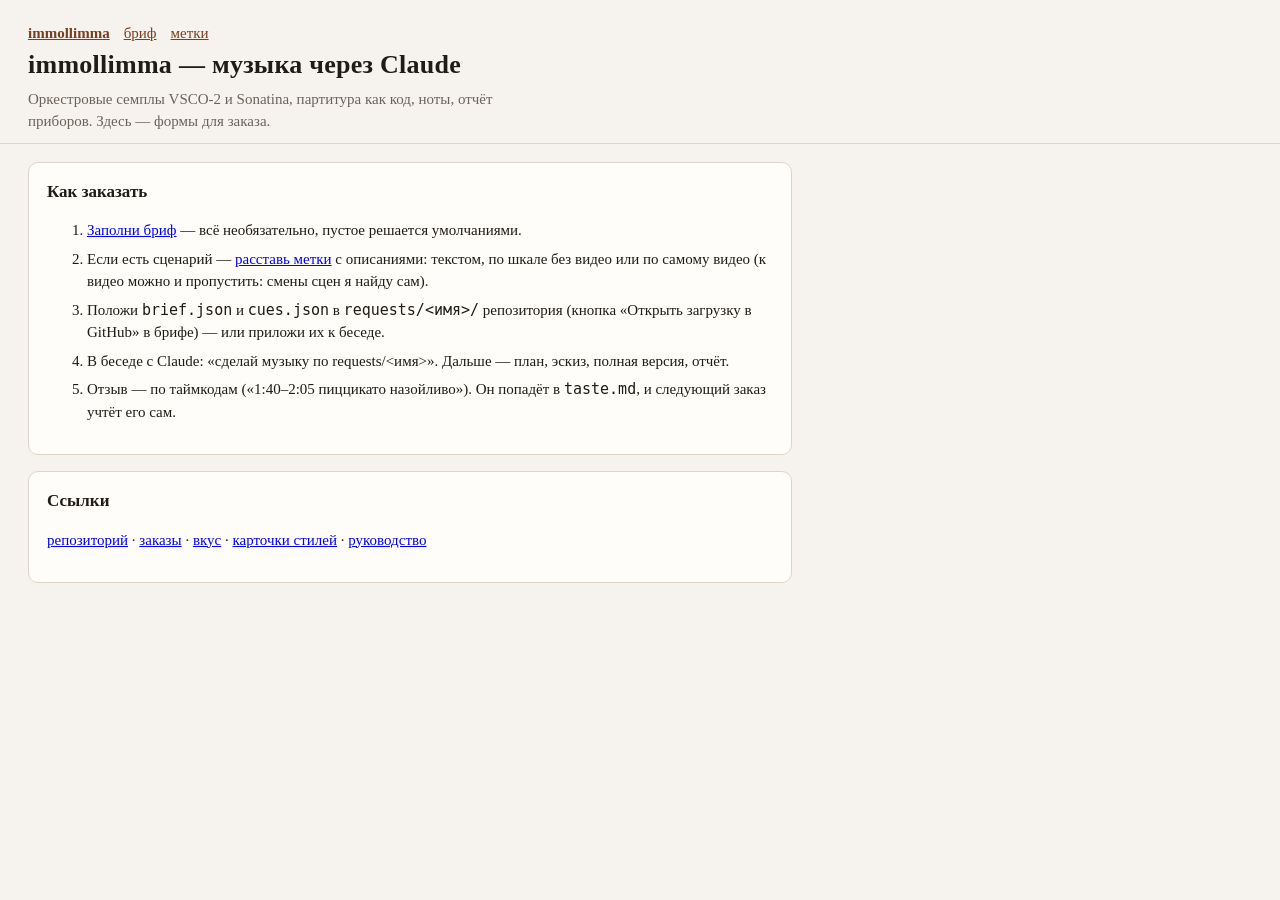
<file: index.html>
<!DOCTYPE html>
<html lang="ru">
<head><meta charset="utf-8"><title>immollimma</title><meta http-equiv="refresh" content="0; url=forms/index.html"></head>
<body><a href="forms/index.html">immollimma — формы заказа</a></body>
</html>
</file>
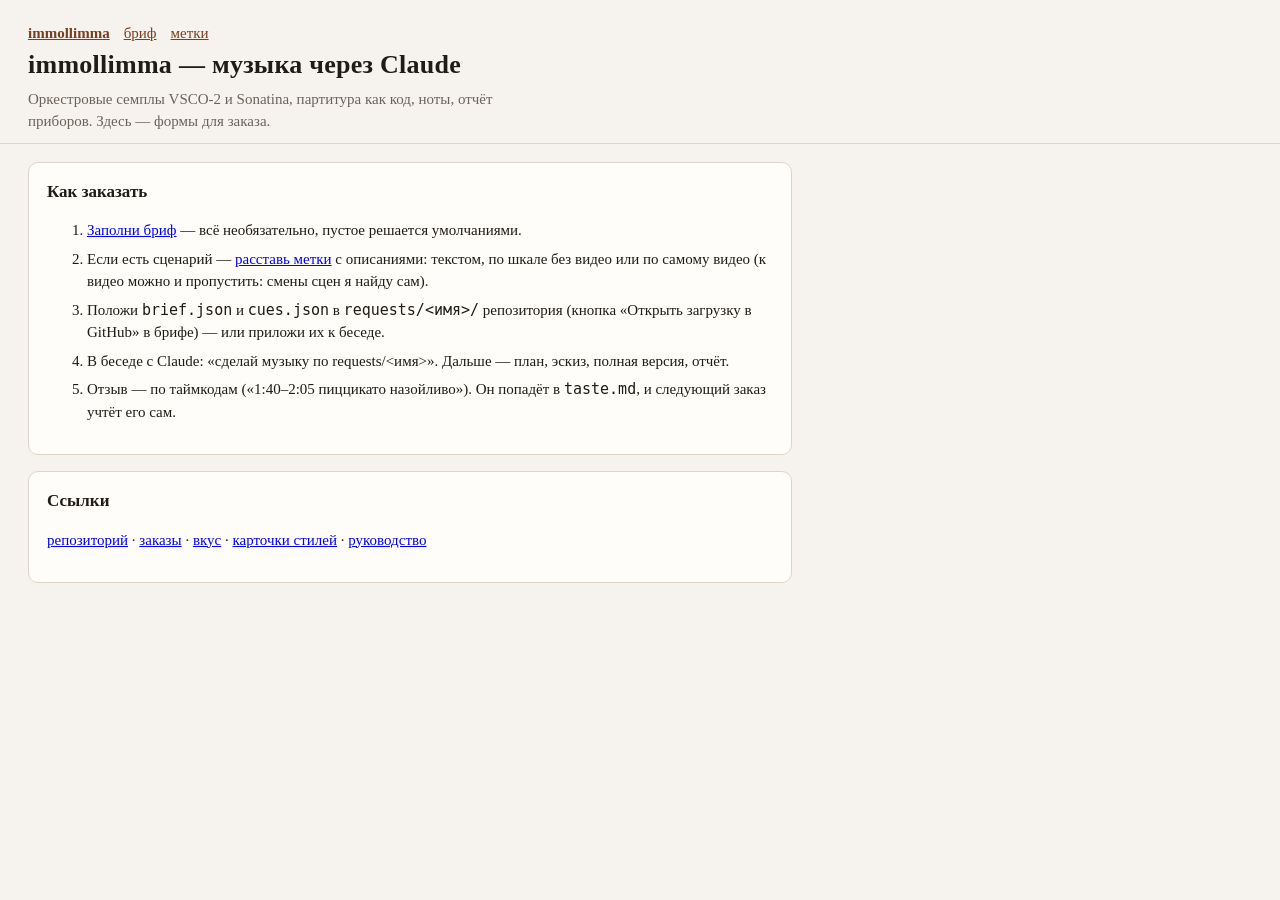
<file: forms/index.html>
<!DOCTYPE html>
<html lang="ru">
<head>
<meta charset="utf-8">
<meta name="viewport" content="width=device-width, initial-scale=1">
<title>immollimma</title>
<link rel="stylesheet" href="common.css">
<style> main { display: block; max-width: 820px; } ol li { margin: 6px 0; } </style>
</head>
<body>
<header>
  <nav><a href="index.html"><b>immollimma</b></a><a href="brief.html">бриф</a><a href="cues.html">метки</a></nav>
  <h1>immollimma — музыка через Claude</h1>
  <p>Оркестровые семплы VSCO-2 и Sonatina, партитура как код, ноты, отчёт приборов. Здесь — формы для заказа.</p>
</header>
<main>
  <section>
    <h2>Как заказать</h2>
    <ol>
      <li><a href="brief.html">Заполни бриф</a> — всё необязательно, пустое решается умолчаниями.</li>
      <li>Если есть сценарий — <a href="cues.html">расставь метки</a> с описаниями: текстом, по шкале без видео или по самому видео
          (к видео можно и пропустить: смены сцен я найду сам).</li>
      <li>Положи <code>brief.json</code> и <code>cues.json</code> в <code>requests/&lt;имя&gt;/</code> репозитория (кнопка «Открыть загрузку в GitHub» в брифе) — или приложи их к беседе.</li>
      <li>В беседе с Claude: «сделай музыку по requests/&lt;имя&gt;». Дальше — план, эскиз, полная версия, отчёт.</li>
      <li>Отзыв — по таймкодам («1:40–2:05 пиццикато назойливо»). Он попадёт в <code>taste.md</code>, и следующий заказ учтёт его сам.</li>
    </ol>
  </section>
  <section>
    <h2>Ссылки</h2>
    <p><a href="https://github.com/Ranatar/immollimma">репозиторий</a> ·
       <a href="https://github.com/Ranatar/immollimma/tree/main/requests">заказы</a> ·
       <a href="https://github.com/Ranatar/immollimma/blob/main/taste.md">вкус</a> ·
       <a href="https://github.com/Ranatar/immollimma/tree/main/kit/styles">карточки стилей</a> ·
       <a href="https://github.com/Ranatar/immollimma/blob/main/docs/guide.md">руководство</a></p>
  </section>
</main>
</body>
</html>
</file>
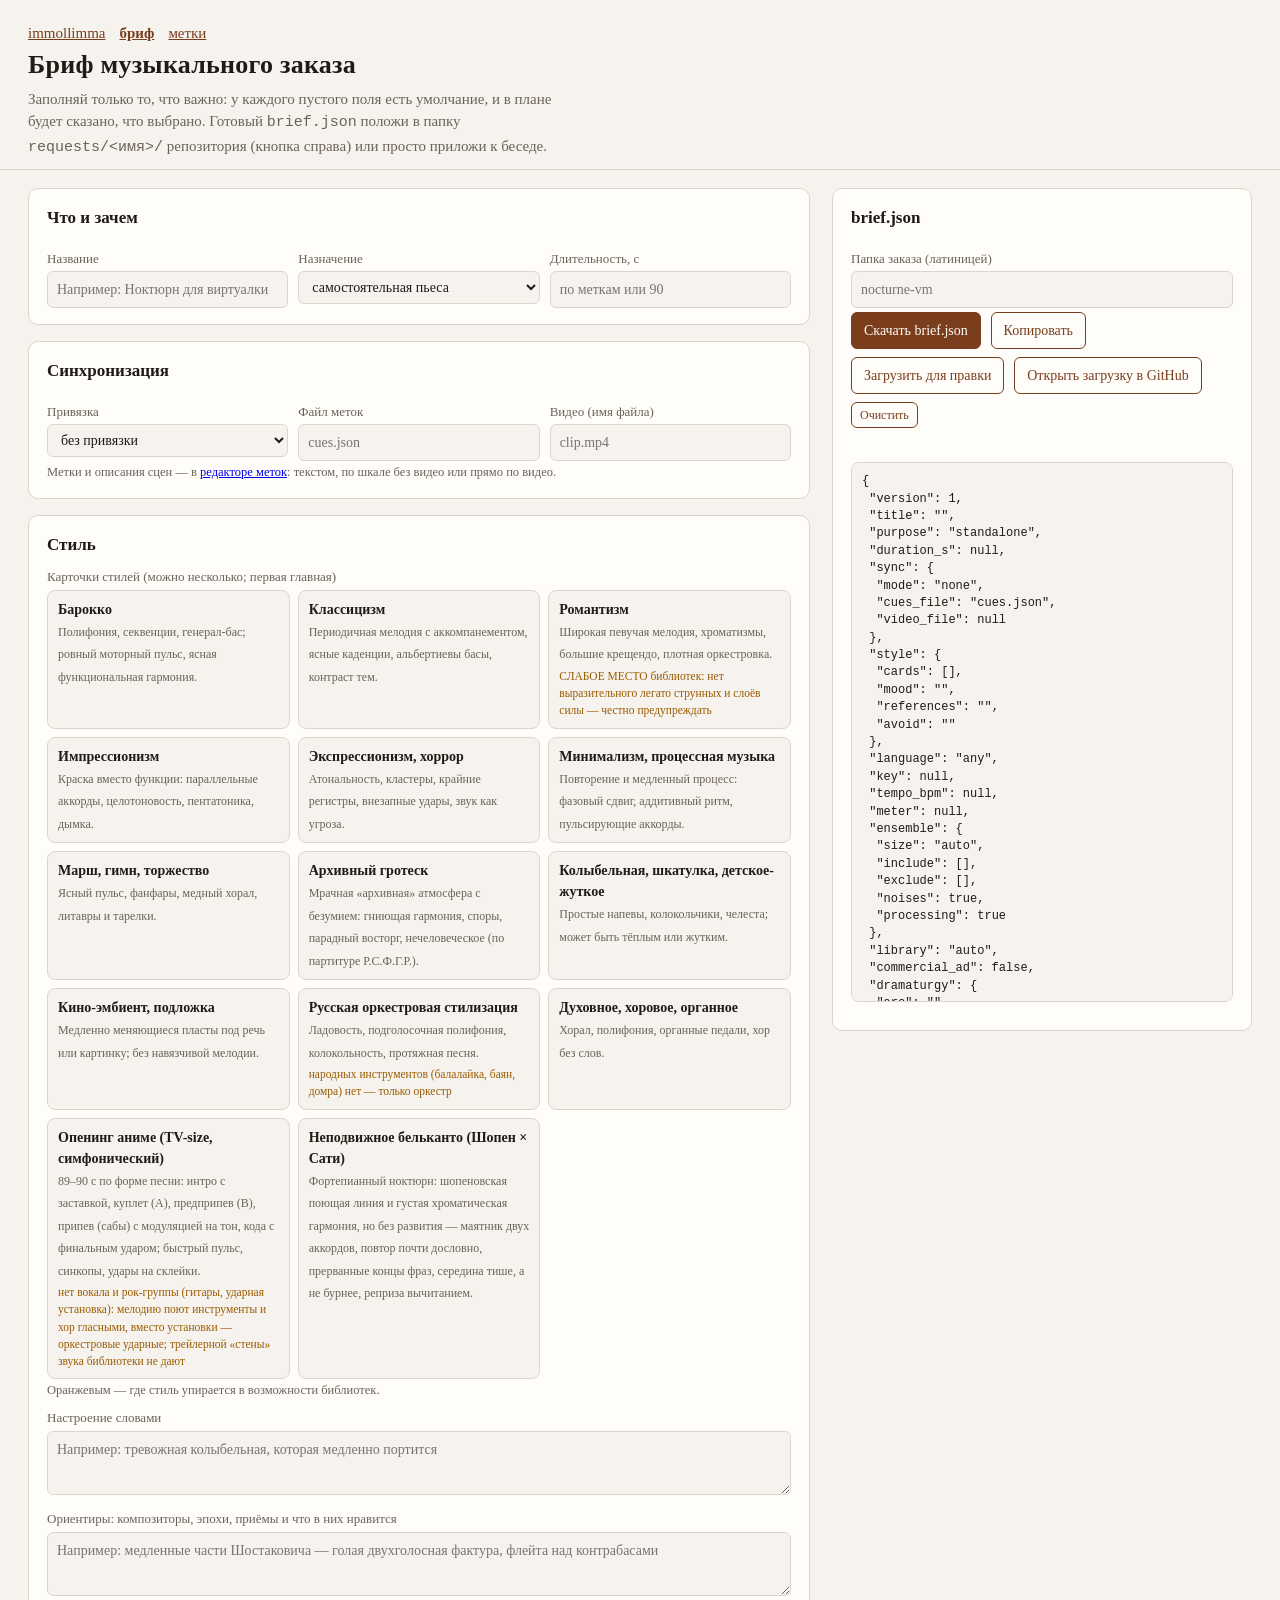
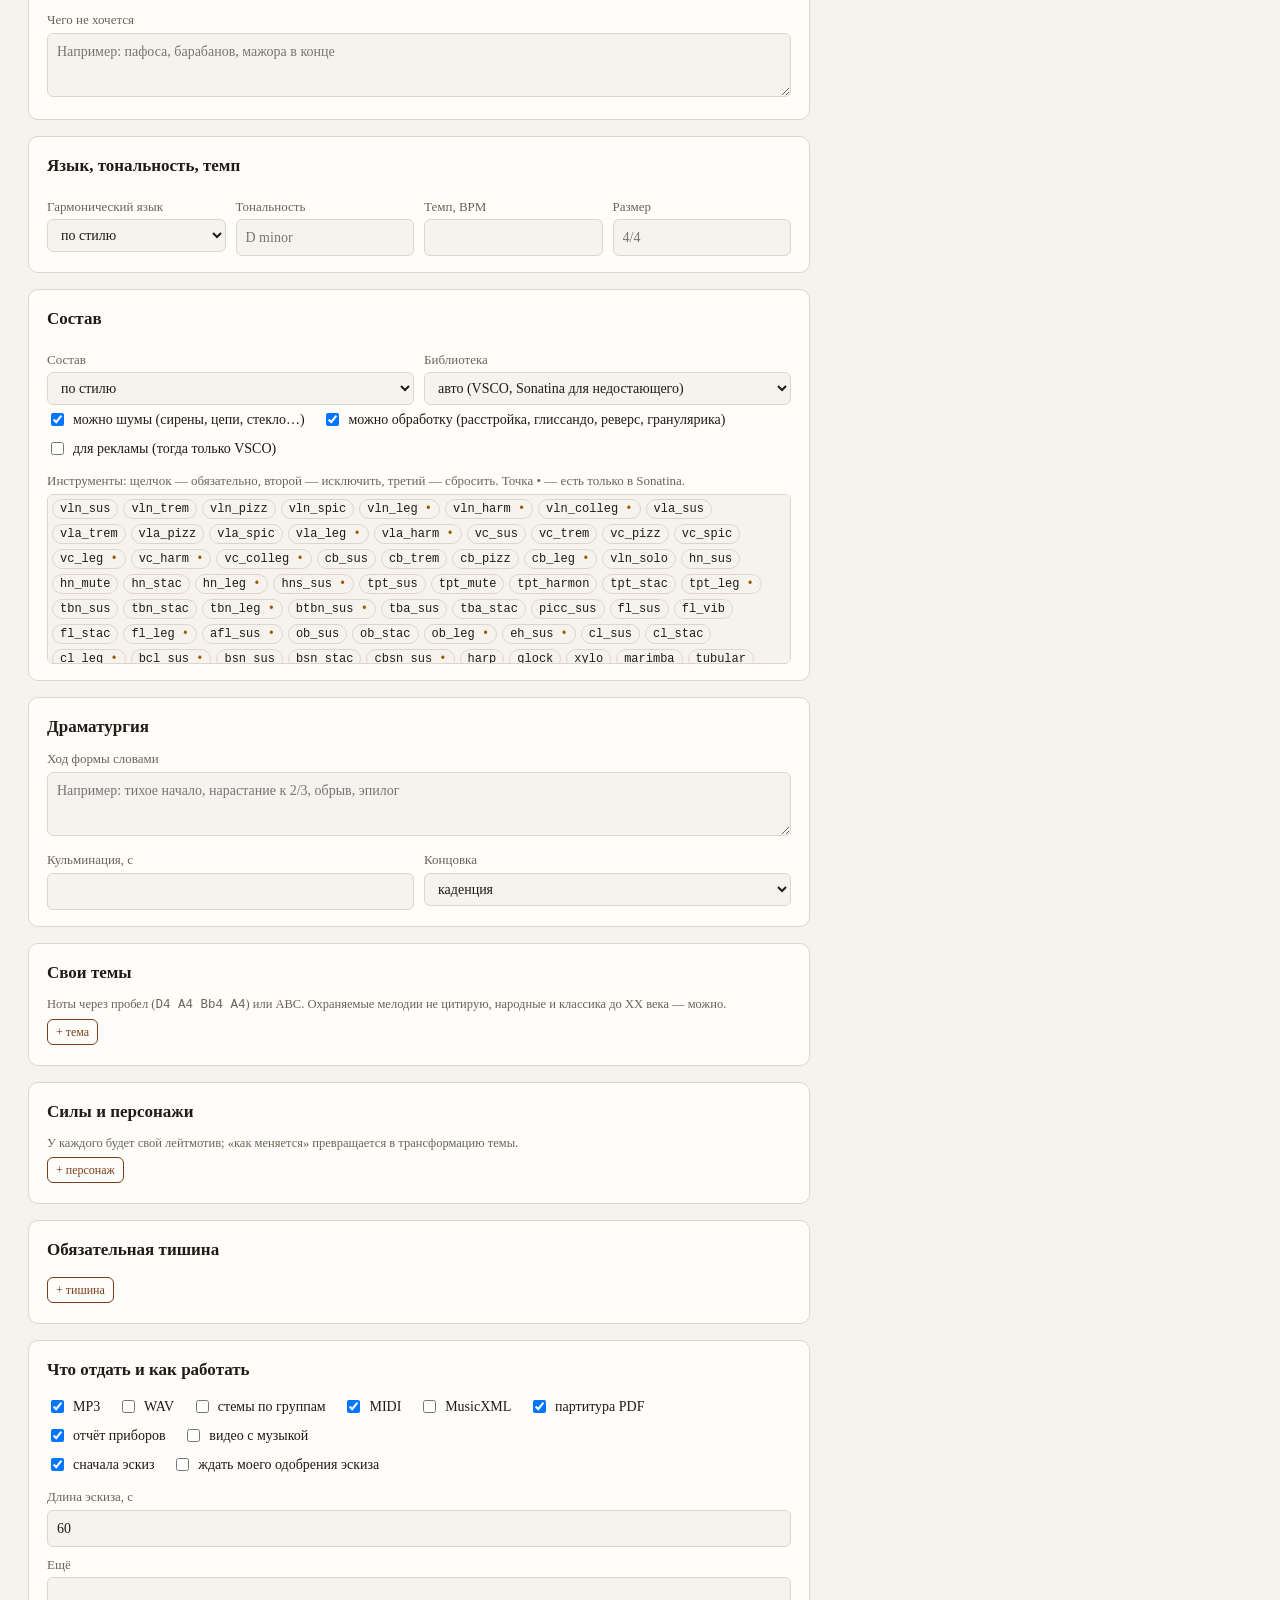
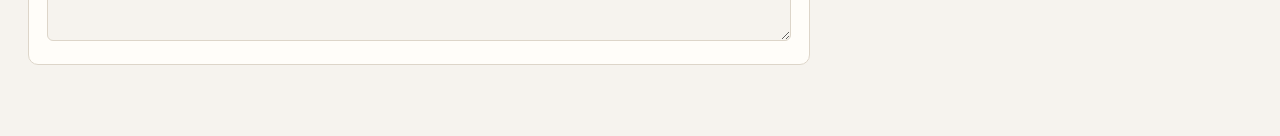
<file: forms/brief.html>
<!DOCTYPE html>
<html lang="ru">
<head>
<meta charset="utf-8">
<meta name="viewport" content="width=device-width, initial-scale=1">
<title>immollimma — бриф</title>
<link rel="stylesheet" href="common.css">
</head>
<body>
<header>
  <nav><a href="index.html">immollimma</a><a href="brief.html"><b>бриф</b></a><a href="cues.html">метки</a></nav>
  <h1>Бриф музыкального заказа</h1>
  <p>Заполняй только то, что важно: у каждого пустого поля есть умолчание, и в плане будет сказано, что выбрано.
     Готовый <code>brief.json</code> положи в папку <code>requests/&lt;имя&gt;/</code> репозитория (кнопка справа) или просто приложи к беседе.</p>
</header>
<main>
<div>
  <section>
    <h2>Что и зачем</h2>
    <div class="row">
      <div><label>Название</label><input type="text" id="title" placeholder="Например: Ноктюрн для виртуалки"></div>
      <div><label>Назначение</label><select id="purpose">
        <option value="standalone">самостоятельная пьеса</option><option value="video">к видео</option>
        <option value="game">к игре</option><option value="live">для живых исполнителей (нужны ноты)</option>
        <option value="podcast">подложка под речь</option><option value="other">другое</option></select></div>
      <div><label>Длительность, с</label><input type="number" id="duration_s" min="5" step="1" placeholder="по меткам или 90"></div>
    </div>
  </section>

  <section>
    <h2>Синхронизация</h2>
    <div class="row">
      <div><label>Привязка</label><select id="sync.mode">
        <option value="none">без привязки</option><option value="cues">к файлу меток (cues.json)</option>
        <option value="scenes">к сменам сцен видео (найду сам)</option></select></div>
      <div><label>Файл меток</label><input type="text" id="sync.cues_file" placeholder="cues.json"></div>
      <div><label>Видео (имя файла)</label><input type="text" id="sync.video_file" placeholder="clip.mp4"></div>
    </div>
    <div class="hint">Метки и описания сцен — в <a href="cues.html">редакторе меток</a>: текстом, по шкале без видео или прямо по видео.</div>
  </section>

  <section>
    <h2>Стиль</h2>
    <label>Карточки стилей (можно несколько; первая главная)</label>
    <div class="cards" id="cards"></div>
    <div class="hint">Оранжевым — где стиль упирается в возможности библиотек.</div>
    <label>Настроение словами</label><textarea id="style.mood" placeholder="Например: тревожная колыбельная, которая медленно портится"></textarea>
    <label>Ориентиры: композиторы, эпохи, приёмы и что в них нравится</label>
    <textarea id="style.references" placeholder="Например: медленные части Шостаковича — голая двухголосная фактура, флейта над контрабасами"></textarea>
    <label>Чего не хочется</label><textarea id="style.avoid" placeholder="Например: пафоса, барабанов, мажора в конце"></textarea>
  </section>

  <section>
    <h2>Язык, тональность, темп</h2>
    <div class="row">
      <div><label>Гармонический язык</label><select id="language">
        <option value="any">по стилю</option><option value="tonal">тональный</option><option value="modal">модальный</option>
        <option value="atonal">атональный</option><option value="mixed">смешанный</option></select></div>
      <div><label>Тональность</label><input type="text" id="key" placeholder="D minor"></div>
      <div><label>Темп, BPM</label><input type="number" id="tempo_bpm" min="20" max="240"></div>
      <div><label>Размер</label><input type="text" id="meter" placeholder="4/4"></div>
    </div>
  </section>

  <section>
    <h2>Состав</h2>
    <div class="row">
      <div><label>Состав</label><select id="ensemble.size">
        <option value="auto">по стилю</option><option value="chamber">камерный</option><option value="orchestra">оркестр</option>
        <option value="strings">струнные</option><option value="winds">деревянные</option><option value="brass">медь</option>
        <option value="percussion">ударные</option><option value="keys">клавишные и арфа</option><option value="custom">только отмеченные</option></select></div>
      <div><label>Библиотека</label><select id="library">
        <option value="auto">авто (VSCO, Sonatina для недостающего)</option><option value="plain">VSCO — прежний семплер</option>
        <option value="vsco">VSCO через SFZ</option><option value="sso">Sonatina через SFZ</option></select></div>
    </div>
    <span class="chk"><input type="checkbox" id="ensemble.noises" checked> можно шумы (сирены, цепи, стекло…)</span>
    <span class="chk"><input type="checkbox" id="ensemble.processing" checked> можно обработку (расстройка, глиссандо, реверс, гранулярика)</span>
    <span class="chk"><input type="checkbox" id="commercial_ad"> для рекламы (тогда только VSCO)</span>
    <label>Инструменты: щелчок — обязательно, второй — исключить, третий — сбросить. Точка • — есть только в Sonatina.</label>
    <div class="chips" id="insts"></div>
  </section>

  <section>
    <h2>Драматургия</h2>
    <label>Ход формы словами</label><textarea id="dramaturgy.arc" placeholder="Например: тихое начало, нарастание к 2/3, обрыв, эпилог"></textarea>
    <div class="row">
      <div><label>Кульминация, с</label><input type="number" id="dramaturgy.climax_s" min="0"></div>
      <div><label>Концовка</label><select id="dramaturgy.ending">
        <option value="cadence">каденция</option><option value="fade">затухание</option><option value="cut">обрыв</option>
        <option value="open">открытая</option></select></div>
    </div>
  </section>

  <section>
    <h2>Свои темы</h2>
    <div class="hint">Ноты через пробел (<code>D4 A4 Bb4 A4</code>) или ABC. Охраняемые мелодии не цитирую, народные и классика до XX века — можно.</div>
    <div id="themes"></div><button class="ghost small" onclick="addRow('themes')">+ тема</button>
  </section>

  <section>
    <h2>Силы и персонажи</h2>
    <div class="hint">У каждого будет свой лейтмотив; «как меняется» превращается в трансформацию темы.</div>
    <div id="characters"></div><button class="ghost small" onclick="addRow('characters')">+ персонаж</button>
  </section>

  <section>
    <h2>Обязательная тишина</h2>
    <div id="silences"></div><button class="ghost small" onclick="addRow('silences')">+ тишина</button>
  </section>

  <section>
    <h2>Что отдать и как работать</h2>
    <div id="deliver">
      <span class="chk"><input type="checkbox" value="mp3" checked> MP3</span>
      <span class="chk"><input type="checkbox" value="wav"> WAV</span>
      <span class="chk"><input type="checkbox" value="stems"> стемы по группам</span>
      <span class="chk"><input type="checkbox" value="midi" checked> MIDI</span>
      <span class="chk"><input type="checkbox" value="musicxml"> MusicXML</span>
      <span class="chk"><input type="checkbox" value="pdf" checked> партитура PDF</span>
      <span class="chk"><input type="checkbox" value="report" checked> отчёт приборов</span>
      <span class="chk"><input type="checkbox" value="video"> видео с музыкой</span>
    </div>
    <span class="chk"><input type="checkbox" id="iteration.sketch_first" checked> сначала эскиз</span>
    <span class="chk"><input type="checkbox" id="iteration.ask_before_full"> ждать моего одобрения эскиза</span>
    <div class="row"><div><label>Длина эскиза, с</label><input type="number" id="iteration.sketch_seconds" value="60" min="10"></div></div>
    <label>Ещё</label><textarea id="notes"></textarea>
  </section>
</div>

<aside>
  <section>
    <h2>brief.json</h2>
    <div class="row"><div><label>Папка заказа (латиницей)</label><input type="text" id="slug" placeholder="nocturne-vm"></div></div>
    <button onclick="download()">Скачать brief.json</button>
    <button class="ghost" onclick="copy()">Копировать</button>
    <button class="ghost" onclick="document.getElementById('load').click()">Загрузить для правки</button>
    <input type="file" id="load" accept=".json,application/json" hidden>
    <button class="ghost" onclick="upload()">Открыть загрузку в GitHub</button>
    <button class="ghost small" onclick="resetAll()">Очистить</button>
    <div class="status" id="status"></div>
    <pre id="out"></pre>
  </section>
</aside>
</main>

<script>
const REPO = "Ranatar/immollimma";
const $ = id => document.getElementById(id);
const ROWS = {
  themes: [["name", "название"], ["notation", "ноты / ABC"], ["for", "чья тема"], ["transform", "как меняется"]],
  characters: [["name", "имя"], ["description", "какой"], ["evolution", "как меняется"]],
  silences: [["t", "с какой секунды"], ["dur", "сколько секунд"], ["note", "зачем"]],
};
let cards = [], cardOn = [], inst = {}, instList = [];

const FALLBACK_CARDS = [
  {id: "baroque", name: "Барокко"}, {id: "classical", name: "Классицизм"}, {id: "romantic", name: "Романтизм"},
  {id: "impressionist", name: "Импрессионизм"}, {id: "expressionist_horror", name: "Экспрессионизм, хоррор"},
  {id: "minimalism", name: "Минимализм"}, {id: "march_hymn", name: "Марш, гимн"}, {id: "archival_grotesque", name: "Архивный гротеск"},
  {id: "lullaby_musicbox", name: "Колыбельная, шкатулка"}, {id: "ambient_film", name: "Кино-эмбиент"},
  {id: "russian_stylization", name: "Русская стилизация"}, {id: "sacred_choral", name: "Духовное, хоровое"}];

async function init() {
  try { cards = await (await fetch("../kit/styles/index.json")).json(); } catch (e) { cards = FALLBACK_CARDS; }
  try { instList = await (await fetch("../kit/data/instruments.json")).json(); } catch (e) { instList = []; }
  drawCards(); drawInsts();
  document.querySelectorAll("input, select, textarea").forEach(el => el.addEventListener("input", update));
  $("load").addEventListener("change", ev => {
    const f = ev.target.files[0]; if (!f) return;
    f.text().then(t => { try { fill(JSON.parse(t)); say("загружено"); } catch (e) { say("не JSON: " + e.message); } });
  });
  let saved = null;
  try { saved = JSON.parse(localStorage.getItem("immollimma.brief") || "null"); } catch (e) {}
  if (saved) fill(saved); else update();
}

function drawCards() {
  $("cards").innerHTML = "";
  cards.forEach(c => {
    const d = document.createElement("div");
    d.className = "card" + (cardOn.includes(c.id) ? " on" : "");
    d.innerHTML = `<b>${c.name}</b><span>${c.summary || ""}</span>` + (c.fit && /СЛАБ|слаб|нет /.test(c.fit.weak || "") ? `<i>${c.fit.weak}</i>` : "");
    d.onclick = () => { cardOn = cardOn.includes(c.id) ? cardOn.filter(x => x !== c.id) : [...cardOn, c.id]; drawCards(); update(); };
    $("cards").appendChild(d);
  });
}

function drawInsts() {
  $("insts").innerHTML = "";
  if (!instList.length) { $("insts").innerHTML = '<span class="hint">список инструментов не загрузился (открой форму с GitHub Pages)</span>'; return; }
  instList.forEach(i => {
    const s = document.createElement("span");
    s.className = "chip" + (i.sso_only ? " sso" : "") + (inst[i.id] ? " " + inst[i.id] : "");
    s.textContent = i.id; s.title = `${i.part}, ${i.libs.join(" / ")}`;
    s.onclick = () => { inst[i.id] = inst[i.id] === "inc" ? "exc" : inst[i.id] === "exc" ? undefined : "inc"; drawInsts(); update(); };
    $("insts").appendChild(s);
  });
}

function addRow(kind, val = {}) {
  const box = document.createElement("div"); box.className = "rep row";
  ROWS[kind].forEach(([k, ph]) => {
    const i = document.createElement("input"); i.type = k === "t" || k === "dur" ? "number" : "text";
    i.placeholder = ph; i.dataset.k = k; i.value = val[k] ?? ""; i.addEventListener("input", update); box.appendChild(i);
  });
  const x = document.createElement("button"); x.className = "ghost small"; x.textContent = "×";
  x.onclick = () => { box.remove(); update(); }; box.appendChild(x);
  $(kind).appendChild(box); update();
}

function rows(kind) {
  return [...$(kind).children].map(b => {
    const o = {}; b.querySelectorAll("input").forEach(i => { if (i.value !== "") o[i.dataset.k] = i.type === "number" ? +i.value : i.value; });
    return o;
  }).filter(o => Object.keys(o).length);
}

function val(id) {
  const el = $(id);
  if (el.type === "checkbox") return el.checked;
  if (el.type === "number") return el.value === "" ? null : +el.value;
  return el.value;
}

function build() {
  const b = {version: 1, title: val("title"), purpose: val("purpose"), duration_s: val("duration_s"),
    sync: {mode: val("sync.mode"), cues_file: val("sync.cues_file") || "cues.json", video_file: val("sync.video_file") || null},
    style: {cards: cardOn, mood: val("style.mood"), references: val("style.references"), avoid: val("style.avoid")},
    language: val("language"), key: val("key") || null, tempo_bpm: val("tempo_bpm"), meter: val("meter") || null,
    ensemble: {size: val("ensemble.size"), include: Object.keys(inst).filter(k => inst[k] === "inc"),
               exclude: Object.keys(inst).filter(k => inst[k] === "exc"), noises: val("ensemble.noises"), processing: val("ensemble.processing")},
    library: val("library"), commercial_ad: val("commercial_ad"),
    dramaturgy: {arc: val("dramaturgy.arc"), climax_s: val("dramaturgy.climax_s"), ending: val("dramaturgy.ending")},
    themes: rows("themes"), characters: rows("characters"), silences: rows("silences"),
    deliver: [...$("deliver").querySelectorAll("input:checked")].map(i => i.value),
    iteration: {sketch_first: val("iteration.sketch_first"), sketch_seconds: val("iteration.sketch_seconds") || 60,
                ask_before_full: val("iteration.ask_before_full")},
    notes: val("notes")};
  return b;
}

function fill(b) {
  const set = (id, v) => { const el = $(id); if (!el || v === undefined || v === null) return;
    if (el.type === "checkbox") el.checked = !!v; else el.value = v; };
  ["title", "purpose", "duration_s", "language", "key", "tempo_bpm", "meter", "library", "commercial_ad", "notes"].forEach(k => set(k, b[k]));
  for (const [grp, keys] of Object.entries({sync: ["mode", "cues_file", "video_file"], style: ["mood", "references", "avoid"],
      ensemble: ["size", "noises", "processing"], dramaturgy: ["arc", "climax_s", "ending"],
      iteration: ["sketch_first", "sketch_seconds", "ask_before_full"]}))
    keys.forEach(k => set(grp + "." + k, (b[grp] || {})[k]));
  cardOn = (b.style || {}).cards || []; inst = {};
  ((b.ensemble || {}).include || []).forEach(k => inst[k] = "inc"); ((b.ensemble || {}).exclude || []).forEach(k => inst[k] = "exc");
  ["themes", "characters", "silences"].forEach(k => { $(k).innerHTML = ""; (b[k] || []).forEach(r => addRow(k, r)); });
  $("deliver").querySelectorAll("input").forEach(i => i.checked = (b.deliver || ["mp3", "midi", "pdf", "report"]).includes(i.value));
  if (b._slug) $("slug").value = b._slug;
  drawCards(); drawInsts(); update();
}

function translit(s) {
  const m = {а:"a",б:"b",в:"v",г:"g",д:"d",е:"e",ё:"e",ж:"zh",з:"z",и:"i",й:"i",к:"k",л:"l",м:"m",н:"n",о:"o",п:"p",р:"r",с:"s",т:"t",
    у:"u",ф:"f",х:"h",ц:"ts",ч:"ch",ш:"sh",щ:"sch",ъ:"",ы:"y",ь:"",э:"e",ю:"yu",я:"ya"};
  return s.toLowerCase().split("").map(c => m[c] ?? c).join("").replace(/[^a-z0-9]+/g, "-").replace(/^-|-$/g, "").slice(0, 40);
}

function update() {
  const b = build();
  if (!$("slug").value && b.title) $("slug").placeholder = translit(b.title) || "my-piece";
  $("out").textContent = JSON.stringify(b, null, 1);
  try { localStorage.setItem("immollimma.brief", JSON.stringify({...b, _slug: $("slug").value})); } catch (e) {}
}

function slug() { return $("slug").value || $("slug").placeholder || "my-piece"; }
function say(t) { $("status").textContent = t; setTimeout(() => $("status").textContent = "", 4000); }
function download() {
  const a = document.createElement("a");
  a.href = URL.createObjectURL(new Blob([JSON.stringify(build(), null, 1)], {type: "application/json"}));
  a.download = "brief.json"; a.click(); say(`скачано; положи в requests/${slug()}/`);
}
function copy() {
  navigator.clipboard.writeText(JSON.stringify(build(), null, 1)).then(() => say("скопировано"), () => say("не удалось скопировать"));
}
function upload() {
  window.open(`https://github.com/${REPO}/upload/main/requests/${slug()}`, "_blank");
  say("в открывшейся странице перетащи brief.json (и cues.json) и нажми Commit");
}
function resetAll() {
  try { localStorage.removeItem("immollimma.brief"); } catch (e) {}
  location.reload();
}
init();
</script>
</body>
</html>
</file>
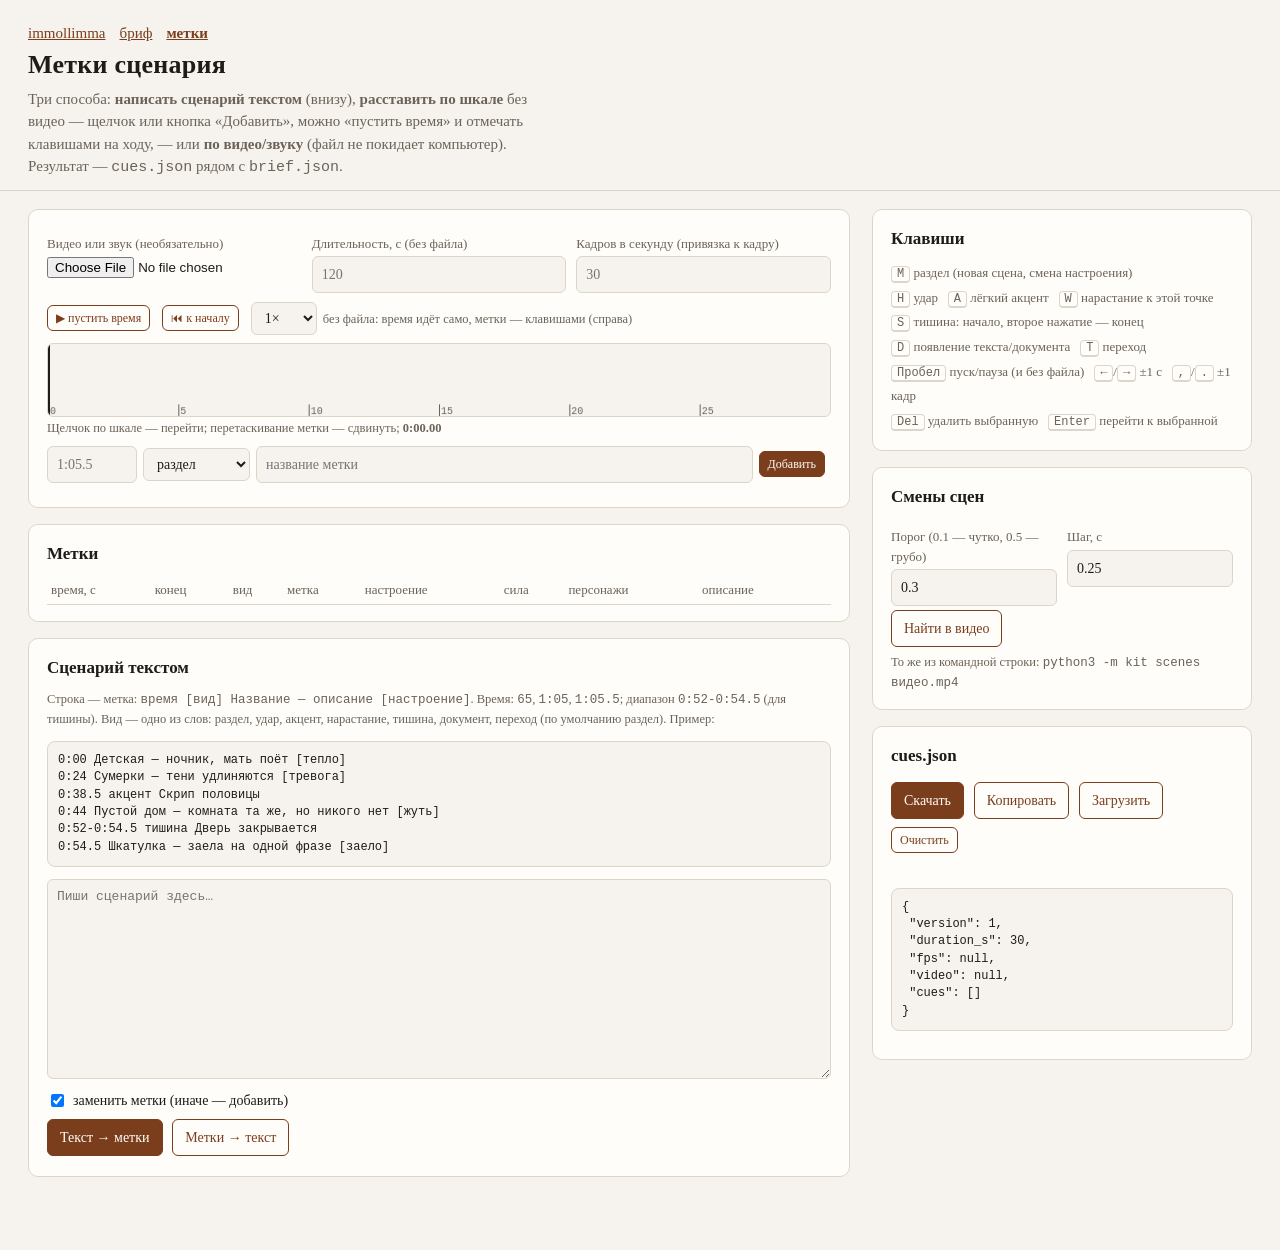
<file: forms/cues.html>
<!DOCTYPE html>
<html lang="ru">
<head>
<meta charset="utf-8">
<meta name="viewport" content="width=device-width, initial-scale=1">
<title>immollimma — метки</title>
<link rel="stylesheet" href="common.css">
<style>
  main { grid-template-columns: minmax(0, 1fr) 380px; }
  video { width: 100%; max-height: 46vh; background: #000; border-radius: 8px; }
  #tl { width: 100%; height: 74px; display: block; cursor: crosshair; border: 1px solid var(--line); border-radius: 6px; background: var(--bg); }
  table { width: 100%; border-collapse: collapse; font-size: 13px; }
  th { text-align: left; color: var(--muted); font-weight: normal; border-bottom: 1px solid var(--line); padding: 4px; }
  td { border-bottom: 1px solid var(--line); padding: 3px 4px; vertical-align: middle; }
  td input, td select { padding: 3px 5px; font-size: 13px; }
  td input[type=number] { width: 78px; }
  td select { min-width: 112px; }
  tr.sel { background: var(--accent-soft); }
  .keys { font-size: 13px; color: var(--muted); line-height: 1.9; }
  .kind-section { color: #3f6fb0 } .kind-hit { color: #b03f3f } .kind-accent { color: #b07a3f } .kind-swell { color: #7a3fb0 }
  .kind-silence { color: #666 } .kind-document { color: #3fa06a } .kind-transition { color: #a0963f }
  video.empty { display: none; }
  .transport { display: flex; flex-wrap: wrap; gap: 6px; align-items: center; margin: 8px 0; }
  .transport input, .transport select { width: auto; }
  #newTime { width: 90px; } #newLabel { min-width: 180px; flex: 1; }
  #script { min-height: 200px; font: 13px/1.5 var(--mono); }
  #selBox textarea { min-height: 90px; }
</style>
</head>
<body>
<header>
  <nav><a href="index.html">immollimma</a><a href="brief.html">бриф</a><a href="cues.html"><b>метки</b></a></nav>
  <h1>Метки сценария</h1>
  <p>Три способа: <b>написать сценарий текстом</b> (внизу), <b>расставить по шкале</b> без видео — щелчок или кнопка «Добавить»,
     можно «пустить время» и отмечать клавишами на ходу, — или <b>по видео/звуку</b> (файл не покидает компьютер).
     Результат — <code>cues.json</code> рядом с <code>brief.json</code>.</p>
</header>
<main>
<div>
  <section>
    <div class="row">
      <div><label>Видео или звук (необязательно)</label><input type="file" id="vfile" accept="video/*,audio/*"></div>
      <div><label>Длительность, с (без файла)</label><input type="number" id="dur" min="1" step="0.1" placeholder="120"></div>
      <div><label>Кадров в секунду (привязка к кадру)</label><input type="number" id="fps" min="1" step="0.001" placeholder="30"></div>
    </div>
    <video id="v" class="empty" controls preload="metadata"></video>
    <div class="transport" id="clockBar">
      <button class="ghost small" id="playBtn" onclick="toggleClock()">▶ пустить время</button>
      <button class="ghost small" onclick="seek(0)">⏮ к началу</button>
      <select id="rate"><option value="0.5">0.5×</option><option value="1" selected>1×</option><option value="2">2×</option></select>
      <span class="hint">без файла: время идёт само, метки — клавишами (справа)</span>
    </div>
    <canvas id="tl"></canvas>
    <div class="hint">Щелчок по шкале — перейти; перетаскивание метки — сдвинуть; <b id="pos">0:00.00</b></div>
    <div class="transport">
      <input type="text" id="newTime" placeholder="1:05.5" title="время: 65, 1:05 или 1:05.5; пусто — текущее">
      <select id="newKind"></select>
      <input type="text" id="newLabel" placeholder="название метки">
      <button class="small" onclick="addFromBar()">Добавить</button>
    </div>
  </section>
  <section>
    <h2>Метки</h2>
    <table><thead><tr><th>время, с</th><th>конец</th><th>вид</th><th>метка</th><th>настроение</th><th>сила</th><th>персонажи</th><th>описание</th><th></th></tr></thead>
      <tbody id="rows"></tbody></table>
    <div id="selBox" hidden>
      <label>Описание выбранной метки — что происходит, что должна делать музыка</label>
      <textarea id="selNote"></textarea>
    </div>
  </section>
  <section>
    <h2>Сценарий текстом</h2>
    <div class="hint">Строка — метка: <code>время [вид] Название — описание [настроение]</code>. Время: <code>65</code>, <code>1:05</code>, <code>1:05.5</code>;
      диапазон <code>0:52-0:54.5</code> (для тишины). Вид — одно из слов: раздел, удар, акцент, нарастание, тишина, документ, переход
      (по умолчанию раздел). Пример:</div>
    <pre style="max-height:none">0:00 Детская — ночник, мать поёт [тепло]
0:24 Сумерки — тени удлиняются [тревога]
0:38.5 акцент Скрип половицы
0:44 Пустой дом — комната та же, но никого нет [жуть]
0:52-0:54.5 тишина Дверь закрывается
0:54.5 Шкатулка — заела на одной фразе [заело]</pre>
    <textarea id="script" placeholder="Пиши сценарий здесь…"></textarea>
    <span class="chk"><input type="checkbox" id="replace" checked> заменить метки (иначе — добавить)</span><br>
    <button onclick="parseScript()">Текст → метки</button>
    <button class="ghost" onclick="toScript()">Метки → текст</button>
  </section>
</div>
<aside>
  <section>
    <h2>Клавиши</h2>
    <div class="keys">
      <kbd>M</kbd> раздел (новая сцена, смена настроения)<br>
      <kbd>H</kbd> удар &nbsp; <kbd>A</kbd> лёгкий акцент &nbsp; <kbd>W</kbd> нарастание к этой точке<br>
      <kbd>S</kbd> тишина: начало, второе нажатие — конец<br>
      <kbd>D</kbd> появление текста/документа &nbsp; <kbd>T</kbd> переход<br>
      <kbd>Пробел</kbd> пуск/пауза (и без файла) &nbsp; <kbd>←</kbd>/<kbd>→</kbd> ±1 с &nbsp; <kbd>,</kbd>/<kbd>.</kbd> ±1 кадр<br>
      <kbd>Del</kbd> удалить выбранную &nbsp; <kbd>Enter</kbd> перейти к выбранной
    </div>
  </section>
  <section>
    <h2>Смены сцен</h2>
    <div class="row"><div><label>Порог (0.1 — чутко, 0.5 — грубо)</label><input type="number" id="thr" value="0.3" min="0.05" max="0.9" step="0.05"></div>
      <div><label>Шаг, с</label><input type="number" id="step" value="0.25" min="0.05" step="0.05"></div></div>
    <button class="ghost" onclick="detect()">Найти в видео</button>
    <div class="hint">То же из командной строки: <code>python3 -m kit scenes видео.mp4</code></div>
  </section>
  <section>
    <h2>cues.json</h2>
    <button onclick="download()">Скачать</button>
    <button class="ghost" onclick="copy()">Копировать</button>
    <button class="ghost" onclick="$('load').click()">Загрузить</button>
    <input type="file" id="load" accept=".json" hidden>
    <button class="ghost small" onclick="if(confirm('Удалить все метки?')){cues=[];redraw();}">Очистить</button>
    <div class="status" id="status"></div>
    <pre id="out"></pre>
  </section>
</aside>
</main>
<script>
const $ = id => document.getElementById(id);
const KINDS = {section: "раздел", hit: "удар", accent: "акцент", swell: "нарастание", silence: "тишина", document: "документ", transition: "переход"};
const COL = {section: "#3f6fb0", hit: "#b03f3f", accent: "#b07a3f", swell: "#7a3fb0", silence: "#888", document: "#3fa06a", transition: "#a0963f"};
const KEYS = {m: "section", h: "hit", a: "accent", w: "swell", d: "document", t: "transition"};
let cues = [], sel = -1, videoName = null, openSilence = null, drag = -1;
const v = $("v"), tl = $("tl"), ctx = tl.getContext("2d");

function duration() {
  if (v.src && v.duration && isFinite(v.duration)) return v.duration;
  const last = cues.length ? Math.max(...cues.map(c => c.end || c.t)) + 5 : 0;
  return Math.max(+$("dur").value || 0, last, 30);
}
function fmt(t) { const m = Math.floor(t / 60), s = t - 60 * m; return `${m}:${s < 10 ? "0" : ""}${s.toFixed(2)}`; }
function parseTime(x) {
  x = String(x).trim().replace(",", ".");
  if (!x) return null;
  const p = x.split(":").map(Number);
  if (p.some(isNaN)) return null;
  return p.length === 3 ? p[0] * 3600 + p[1] * 60 + p[2] : p.length === 2 ? p[0] * 60 + p[1] : p[0];
}
let clock = null, clockLast = 0;
function toggleClock() {
  if (v.src) { v.paused ? v.play() : v.pause(); return; }
  if (clock) { cancelAnimationFrame(clock); clock = null; $("playBtn").textContent = "▶ пустить время"; return; }
  $("playBtn").textContent = "⏸ остановить"; clockLast = performance.now();
  const tick = ts => { window._t = Math.min(duration(), (window._t || 0) + (ts - clockLast) / 1000 * (+$("rate").value)); clockLast = ts;
    drawTL(); if (window._t >= duration()) { toggleClock(); return; } clock = requestAnimationFrame(tick); };
  clock = requestAnimationFrame(tick);
}
function addFromBar() {
  const t = parseTime($("newTime").value);
  const c = add($("newKind").value, t === null ? now() : t);
  if ($("newLabel").value) c.label = $("newLabel").value;
  $("newTime").value = ""; $("newLabel").value = ""; redraw(); $("selNote").focus();
}
const KIND_WORDS = {"раздел": "section", "удар": "hit", "акцент": "accent", "нарастание": "swell", "тишина": "silence",
  "документ": "document", "переход": "transition"};
function parseScript() {
  const out = [], bad = [];
  $("script").value.split("\n").forEach((line, i) => {
    line = line.trim(); if (!line || line.startsWith("#")) return;
    const m = line.match(/^(\d[\d:.,]*)(?:\s*[-–—]\s*(\d[\d:.,]*))?\s+(.*)$/);
    if (!m) { bad.push(i + 1); return; }
    let rest = m[3], kind = "section", mood = "";
    const w = rest.split(/\s+/)[0].toLowerCase().replace(/:$/, "");
    if (KIND_WORDS[w]) { kind = KIND_WORDS[w]; rest = rest.slice(rest.indexOf(rest.split(/\s+/)[0]) + rest.split(/\s+/)[0].length).trim(); }
    const mm = rest.match(/\[([^\]]*)\]\s*$/); if (mm) { mood = mm[1].trim(); rest = rest.slice(0, mm.index).trim(); }
    const parts = rest.split(/\s+[—–-]\s+/);
    const c = {t: snap(parseTime(m[1])), label: parts[0] || "", kind, mood, intensity: kind === "hit" ? 0.9 : 0.5, characters: [],
               note: parts.slice(1).join(" — ")};
    if (m[2]) c.end = snap(parseTime(m[2]));
    out.push(c);
  });
  cues = ($("replace").checked ? [] : cues).concat(out).sort((a, b) => a.t - b.t);
  if (!v.src && !$("dur").value && cues.length) $("dur").value = (Math.max(...cues.map(c => c.end || c.t)) + 5).toFixed(1);
  sel = -1; redraw(); say(`меток: ${out.length}` + (bad.length ? `; не понял строки ${bad.join(", ")}` : ""));
}
function toScript() {
  const back = Object.fromEntries(Object.entries(KIND_WORDS).map(([k, v]) => [v, k]));
  $("script").value = cues.map(c => `${fmt(c.t).replace(/\.00$/, "")}${c.end ? "-" + fmt(c.end).replace(/\.00$/, "") : ""} `
    + (c.kind !== "section" ? back[c.kind] + " " : "") + (c.label || "") + (c.note ? " — " + c.note : "") + (c.mood ? ` [${c.mood}]` : "")).join("\n");
}
function fps() { return +$("fps").value || null; }
function snap(t) { const f = fps(); return f ? Math.round(t * f) / f : Math.round(t * 1000) / 1000; }
function now() { return v.src ? v.currentTime : (window._t || 0); }
function seek(t) { t = Math.max(0, Math.min(duration(), t)); if (v.src) v.currentTime = t; else window._t = t; drawTL(); }

function add(kind, t = now()) {
  t = snap(t);
  const c = {t, label: kind === "section" ? `раздел ${cues.filter(x => x.kind === "section").length + 1}` : "", kind,
             mood: "", intensity: kind === "hit" ? 0.9 : 0.5, characters: [], note: ""};
  cues.push(c); cues.sort((a, b) => a.t - b.t); sel = cues.indexOf(c); redraw(); return c;
}

function redraw() {
  drawRows(); drawTL(); out();
  $("selBox").hidden = sel < 0;
  if (sel >= 0 && document.activeElement !== $("selNote")) $("selNote").value = cues[sel].note || "";
}

function drawRows() {
  const tb = $("rows"); tb.innerHTML = "";
  cues.forEach((c, i) => {
    const tr = document.createElement("tr"); if (i === sel) tr.className = "sel";
    tr.onclick = ev => { if (ev.target.tagName !== "INPUT" && ev.target.tagName !== "SELECT") { sel = i; seek(c.t); redraw(); } };
    const inp = (k, type = "text", w) => { const el = document.createElement("input"); el.type = type; if (type === "number") el.step = "0.01";
      el.value = Array.isArray(c[k]) ? c[k].join(", ") : (c[k] ?? ""); if (w) el.style.width = w;
      el.onchange = () => { c[k] = type === "number" ? (el.value === "" ? null : +el.value) : k === "characters" ? el.value.split(",").map(s => s.trim()).filter(Boolean) : el.value;
        if (k === "t") { cues.sort((a, b) => a.t - b.t); sel = cues.indexOf(c); } redraw(); };
      const td = document.createElement("td"); td.appendChild(el); tr.appendChild(td); };
    inp("t", "number"); inp("end", "number");
    const s = document.createElement("select"); Object.entries(KINDS).forEach(([k, n]) => { const o = new Option(n, k); s.add(o); });
    s.value = c.kind; s.className = "kind-" + c.kind; s.onchange = () => { c.kind = s.value; redraw(); };
    const td = document.createElement("td"); td.appendChild(s); tr.appendChild(td);
    inp("label"); inp("mood");
    const r = document.createElement("input"); r.type = "range"; r.min = 0; r.max = 1; r.step = 0.1; r.value = c.intensity; r.style.width = "70px";
    r.oninput = () => { c.intensity = +r.value; out(); }; const tdr = document.createElement("td"); tdr.appendChild(r); tr.appendChild(tdr);
    inp("characters"); inp("note");
    const x = document.createElement("button"); x.className = "ghost small"; x.textContent = "×"; x.onclick = () => { cues.splice(i, 1); sel = -1; redraw(); };
    const tdx = document.createElement("td"); tdx.appendChild(x); tr.appendChild(tdx);
    tb.appendChild(tr);
  });
}

function drawTL() {
  const w = tl.width = tl.clientWidth * devicePixelRatio, h = tl.height = 74 * devicePixelRatio, D = duration();
  const X = t => t / D * w;
  ctx.clearRect(0, 0, w, h);
  ctx.fillStyle = getComputedStyle(document.body).getPropertyValue("--muted"); ctx.font = `${10 * devicePixelRatio}px monospace`;
  const step = D > 600 ? 60 : D > 120 ? 10 : 5;
  for (let t = 0; t <= D; t += step) { ctx.fillRect(X(t), h - 12 * devicePixelRatio, 1, 12 * devicePixelRatio); ctx.fillText(t.toFixed(0), X(t) + 2, h - 2); }
  cues.forEach((c, i) => {
    ctx.fillStyle = COL[c.kind] || "#888";
    if (c.end) { ctx.globalAlpha = 0.25; ctx.fillRect(X(c.t), 0, Math.max(2, X(c.end) - X(c.t)), h - 14 * devicePixelRatio); ctx.globalAlpha = 1; }
    ctx.fillRect(X(c.t) - (i === sel ? 2 : 1), 0, i === sel ? 4 : 2, h - 14 * devicePixelRatio);
    if (c.kind === "section" && c.label) { ctx.fillText(c.label.slice(0, 14), X(c.t) + 3, 12 * devicePixelRatio); }
  });
  ctx.fillStyle = getComputedStyle(document.body).getPropertyValue("--ink"); ctx.fillRect(X(now()), 0, 2, h);
  $("pos").textContent = fmt(now());
}

function build() {
  return {version: 1, duration_s: Math.round(duration() * 1000) / 1000, fps: fps(), video: videoName,
          cues: cues.map(c => { const o = {...c}; if (o.end == null) delete o.end; return o; })};
}
function out() { $("out").textContent = JSON.stringify(build(), null, 1); try { localStorage.setItem("immollimma.cues", JSON.stringify(build())); } catch (e) {} }
function say(t) { $("status").textContent = t; setTimeout(() => $("status").textContent = "", 4000); }
function download() { const a = document.createElement("a"); a.href = URL.createObjectURL(new Blob([JSON.stringify(build(), null, 1)], {type: "application/json"}));
  a.download = "cues.json"; a.click(); say("скачано: положи рядом с brief.json"); }
function copy() { navigator.clipboard.writeText(JSON.stringify(build(), null, 1)).then(() => say("скопировано"), () => say("не удалось")); }

$("vfile").onchange = ev => { const f = ev.target.files[0]; if (!f) return; videoName = f.name; v.src = URL.createObjectURL(f);
  v.classList.remove("empty"); if (clock) toggleClock(); $("clockBar").hidden = true; };
Object.entries(KINDS).forEach(([k, n]) => $("newKind").add(new Option(n, k)));
$("selNote").oninput = () => { if (sel >= 0) { cues[sel].note = $("selNote").value; out(); } };
["newTime", "newLabel"].forEach(id => $(id).addEventListener("keydown", ev => { if (ev.key === "Enter") { ev.preventDefault(); addFromBar(); } }));
v.addEventListener("loadedmetadata", () => { $("dur").value = v.duration.toFixed(2); redraw(); });
v.addEventListener("timeupdate", drawTL);
$("dur").oninput = drawTL; $("fps").oninput = out;
$("load").onchange = ev => { const f = ev.target.files[0]; if (!f) return; f.text().then(t => { try { const d = JSON.parse(t);
  cues = (d.cues || []).sort((a, b) => a.t - b.t); if (d.fps) $("fps").value = d.fps; if (d.duration_s && !v.src) $("dur").value = d.duration_s;
  videoName = d.video || videoName; redraw(); say("загружено"); } catch (e) { say("не JSON"); } }); };

function tlTime(ev) { const r = tl.getBoundingClientRect(); return (ev.clientX - r.left) / r.width * duration(); }
tl.onmousedown = ev => { const t = tlTime(ev), D = duration(); const near = cues.findIndex(c => Math.abs(c.t - t) < D * 0.006);
  if (near >= 0) { drag = near; sel = near; } else seek(t); drawTL(); };
tl.onmousemove = ev => { if (drag >= 0) { cues[drag].t = snap(Math.max(0, tlTime(ev))); drawTL(); } };
window.onmouseup = () => { if (drag >= 0) { const c = cues[drag]; cues.sort((a, b) => a.t - b.t); sel = cues.indexOf(c); drag = -1; redraw(); } };

document.addEventListener("keydown", ev => {
  if (["INPUT", "SELECT", "TEXTAREA"].includes(ev.target.tagName)) return;
  const k = ev.key.toLowerCase(), f = fps() || 30;
  if (KEYS[k]) { add(KEYS[k]); ev.preventDefault(); }
  else if (k === "s") { if (openSilence) { openSilence.end = snap(now()); openSilence = null; redraw(); } else { openSilence = add("silence"); } }
  else if (k === " ") { toggleClock(); ev.preventDefault(); }
  else if (ev.key === "ArrowLeft") seek(now() - 1); else if (ev.key === "ArrowRight") seek(now() + 1);
  else if (k === ",") seek(now() - 1 / f); else if (k === ".") seek(now() + 1 / f);
  else if ((ev.key === "Delete" || ev.key === "Backspace") && sel >= 0) { cues.splice(sel, 1); sel = -1; redraw(); }
  else if (ev.key === "Enter" && sel >= 0) seek(cues[sel].t);
});

async function detect() {
  if (!v.src) { say("сначала открой видео"); return; }
  const thr = +$("thr").value, step = +$("step").value, c = document.createElement("canvas"); c.width = 64; c.height = 36;
  const g = c.getContext("2d", {willReadFrequently: true}); let prev = null, found = 0, last = -99; v.pause();
  for (let t = 0; t < v.duration; t += step) {
    await new Promise(r => { v.onseeked = r; v.currentTime = t; });
    g.drawImage(v, 0, 0, 64, 36); const d = g.getImageData(0, 0, 64, 36).data;
    if (prev) { let s = 0; for (let i = 0; i < d.length; i += 4) s += Math.abs(d[i] - prev[i]) + Math.abs(d[i + 1] - prev[i + 1]) + Math.abs(d[i + 2] - prev[i + 2]);
      const diff = s / (64 * 36 * 3 * 255);
      if (diff > thr * 0.5 && t - last > 1.5 && !cues.some(q => Math.abs(q.t - t) < 0.5)) { add("section", t); found++; last = t; } }
    prev = d; if (Math.round(t / step) % 20 === 0) say(`ищу… ${t.toFixed(0)} / ${v.duration.toFixed(0)} с`);
  }
  v.onseeked = null; say(`найдено смен: ${found}`); redraw();
}

try { const d = JSON.parse(localStorage.getItem("immollimma.cues") || "null");
  if (d) { cues = d.cues || []; if (d.fps) $("fps").value = d.fps; if (d.duration_s) $("dur").value = d.duration_s; videoName = d.video; } } catch (e) {}
window.addEventListener("resize", drawTL);
redraw();
</script>
</body>
</html>
</file>
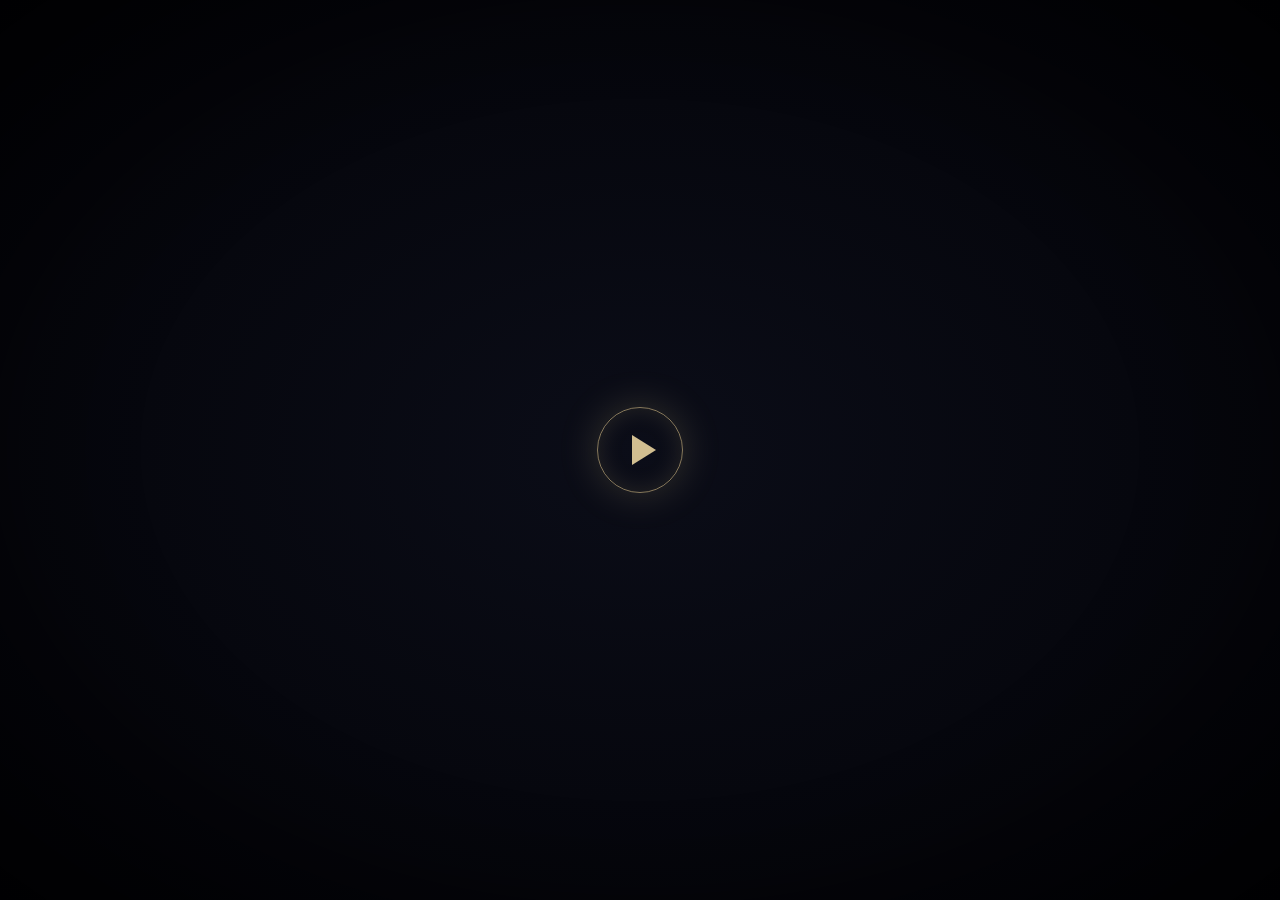
<file: requests/ainulindale/tools/anim.html>
<!DOCTYPE html>
<html lang="ru">
<head>
<meta charset="utf-8">
<meta name="viewport" content="width=device-width,initial-scale=1">
<title>Ainulindalë — Музыка Айнур</title>
<style>
@font-face{font-family:Ea;src:url([data-uri]*FONT*/) format("truetype");}
html,body{margin:0;height:100%;overflow:hidden;background:#04050a;}
body{background:radial-gradient(ellipse at 50% 50%,#0b0d18 0%,#06070e 55%,#020205 100%);cursor:default;}
canvas{position:fixed;inset:0;width:100%;height:100%;display:block;}
#veil{position:fixed;inset:0;pointer-events:none;
  background:radial-gradient(ellipse at 50% 50%,rgba(0,0,0,0) 55%,rgba(0,0,0,.55) 100%);}
#start{position:fixed;inset:0;display:flex;align-items:center;justify-content:center;cursor:pointer;}
#start div{width:84px;height:84px;border-radius:50%;border:1px solid rgba(240,214,150,.55);
  box-shadow:0 0 40px rgba(240,214,150,.18),inset 0 0 24px rgba(240,214,150,.12);position:relative;transition:transform .4s;}
#start div:after{content:"";position:absolute;left:34px;top:27px;border-style:solid;border-width:15px 0 15px 24px;
  border-color:transparent transparent transparent rgba(244,222,166,.85);}
#start:hover div{transform:scale(1.06);}
#bar{position:fixed;left:0;bottom:0;height:2px;background:rgba(240,214,150,.25);width:0;opacity:0;transition:opacity 1s;}
body.ui #bar{opacity:1;}
</style>
</head>
<body>
<canvas id="c"></canvas>
<div id="veil"></div>
<div id="bar"></div>
<div id="start"><div></div></div>
<audio id="au" preload="auto" src="[data-uri]*AUDIO*/"></audio>
<script>
"use strict";
const D = /*DATA*/;
const LEN = D.length, TAU = Math.PI * 2, OM = TAU / 17, FS = 40;
const cv = document.getElementById("c"), ctx = cv.getContext("2d");
const small = document.createElement("canvas"), sctx = small.getContext("2d");
const whole = document.createElement("canvas"), wctx = whole.getContext("2d");
const echo = document.createElement("canvas"), ectx = echo.getContext("2d");
let W = 0, H = 0, S = 0, CX = 0, CY = 0, R = 0, K = 1;

// ------------------------------------------------------------------ утилиты
const clamp = (x, a, b) => x < a ? a : x > b ? b : x;
const sstep = (a, b, x) => { const u = clamp((x - a) / (b - a), 0, 1); return u * u * (3 - 2 * u); };
function lin(tab, t) {                      // кусочно-линейная функция по таблице [[t, v], ...]
  if (t <= tab[0][0]) return tab[0][1];
  for (let i = 1; i < tab.length; i++) if (t < tab[i][0]) {
    const [a, x] = tab[i - 1], [b, y] = tab[i]; return x + (y - x) * (t - a) / (b - a);
  }
  return tab[tab.length - 1][1];
}
function hsl(h, s, l) {
  s /= 100; l /= 100; const k = n => (n + h / 30) % 12, a = s * Math.min(l, 1 - l);
  const f = n => l - a * Math.max(-1, Math.min(k(n) - 3, 9 - k(n), 1));
  return [Math.round(255 * f(0)), Math.round(255 * f(8)), Math.round(255 * f(4))];
}
const mix = (c1, c2, u) => [0, 1, 2].map(i => Math.round(c1[i] + (c2[i] - c1[i]) * u));
const rgba = (c, a) => `rgba(${c[0]},${c[1]},${c[2]},${a})`;
function rnd(seed) { let s = seed >>> 0 || 1; return () => (s = (s * 1664525 + 1013904223) >>> 0) / 4294967296; }
const rN = m => 0.07 + 0.93 * (m - 24) / 78;          // высота → радиус (доля R): низ у центра, верх к краю
function env(n, tau) {                                 // n = [t, d, m, a, att, rel]
  const u = tau - n[0]; if (u < 0) return 0;
  const att = Math.max(0.03, Math.min(n[4], n[1] * 0.5)), rel = Math.max(0.15, n[5]);
  if (u < att) return n[3] * u / att;
  if (u < n[1]) return n[3];
  return n[3] * Math.exp(-(u - n[1]) / (rel * 0.6));
}
const envEnd = n => n[0] + n[1] + Math.max(0.15, n[5]) * 3;

// ------------------------------------------------------------------ время сочинения
const T = { great: 44.5, devA: 81, ret: 101.4, melkor: 113, sea: 126, sec: 148, battle: 166, mastery: 180,
  third: 188, t3b: 200, t3c: 216, unison: 212, absorb: 232, chord: 248, silence: 252.5, vision: 257,
  child: 276.5, vcut: 282.5, ea: 286 };
const phM = t => -Math.PI / 2 + 1.7 * OM * (t - T.melkor);           // фаза Мелькора: ровный навязанный ход
const troubled = t => clamp((t - 114) / 8, 0, 1);                     // смятение соседей
function discord(t) {                                                  // мера разлада для решётки
  return lin([[113, 0], [118, .35], [126, .8], [136, 1], [146, .9], [150, .3], [164, .3], [168, .9], [186, 1],
    [192, .45], [210, .3], [212, .15], [232, .15], [242, 0]], t);
}
// лад решётки по времени
const F_D = [2, 4, 6, 9, 11], F_A = [9, 11, 1, 4, 6], F_INV = [2, 5, 7, 10, 0], F_DOR = [2, 4, 5, 7, 9, 11, 0];
const LATTICE = [[22, 81, F_D], [81, 101.4, F_A], [101.4, 148, F_D], [148, 188, F_INV], [188, 248, F_DOR]];
const JI = { 0: 0, 1: 11.7, 2: 3.9, 3: 15.6, 4: -13.7, 5: -2, 6: -9.8, 7: 2, 8: 13.7, 9: -15.6, 10: -3.9, 11: -11.7 };
const ji = m => JI[((m - 2) % 12 + 12) % 12] / 100;

// ------------------------------------------------------------------ цвета и семейства нитей
const GOLD = hsl(44, 85, 74), WGOLD = hsl(40, 70, 86), RED = hsl(4, 88, 52), EMBER = hsl(16, 95, 58);
const HEAT = hsl(8, 100, 62), ICE = hsl(188, 95, 72);   // Мелькор — крайности: жар и лёд, ярче всего прочего
const DEVC = [hsl(30, 75, 64), hsl(210, 35, 86), hsl(172, 55, 68), hsl(24, 55, 48), hsl(50, 80, 66), hsl(128, 38, 70)];
const SECC = [hsl(262, 45, 80), hsl(232, 50, 78), hsl(285, 40, 78), hsl(250, 35, 62)];
const FAM = {
  solo:   { L: 7, tau: 3, w: 1.8, a: 1 },
  expo:   { L: 26, tau: 18, w: 2.8, a: 1 },
  cantus: { L: 22, tau: 10, w: 2.6, a: .9 },
  dev:    { L: 12, tau: 5, w: 1.6, a: .9 },
  mel:    { L: 7, tau: 2.6, w: 2.6, a: 1 },
  str:    { L: 3.5, tau: 1.2, w: 2.0, a: .9 },
  sec:    { L: 18, tau: 9, w: 2.4, a: .9 },
  secv:   { L: 10, tau: 4.5, w: 1.5, a: .85 },
  t3:     { L: 20, tau: 15, w: 2.6, a: 1 },
  uni:    { L: 30, tau: 30, w: 2.4, a: .9 },
};
const DEV_VAL = [0.6, 0.3, 0.15, 2.4, 1.0, 0.45], DEV_PH = [0.6, 2.3, 3.9, 5.1, 1.4, 4.5], DEV_LOCK = [1, .55, .4, 1, 1, .6];
const SEC_VAL = [0.4, 0.2, 0.3, 1.6], SEC_PH = [1.0, 3.1, 4.6, 5.6];

// ------------------------------------------------------------------ подготовка нитей
const threads = [], globeThreads = [];
function prep(th) {
  const ns = th.notes, f = th.fam;
  const t0 = ns[0][0], last = ns[ns.length - 1];
  th.tA = t0 - 0.05; th.tB = Math.max(...ns.map(envEnd));
  let mode = "arc", om = OM, ph = -Math.PI / 2, lock = 0, col = GOLD, poly = null, local = null, width = 1;
  let k = 1, mirror = false;
  if (f === "solo") {
    mode = "local"; om = TAU / 5.5; col = hsl([40, 200, 170, 30, 52, 220, 44, 190, 25][th.i], 45, 78);
    const ang = -Math.PI / 2 + th.pan * 2.2 + th.i * 0.9, dist = 0.62 - 0.035 * th.i;
    local = [Math.cos(ang) * dist, Math.sin(ang) * dist];
    ph = ang + Math.PI;
  } else if (f === "expo") {
    col = [WGOLD, GOLD, hsl(38, 60, 66), hsl(34, 55, 58)][th.cls]; width = [1.25, .85, .6, .55][th.cls];
  } else if (f === "cantus") { om = OM / th.unit; col = th.key.startsWith("ret") ? WGOLD : GOLD; }
  else if (f === "dev") { om = OM * Math.pow(DEV_VAL[th.vi], -0.55) / 2.6; ph = -Math.PI / 2 + DEV_PH[th.vi] / 5; lock = DEV_LOCK[th.vi]; col = DEVC[th.vi]; k = 5; if (th.vi === 2) width = 0.8; }
  else if (f === "sec") { om = -OM / th.unit; col = th.key === "sec_pk" ? hsl(268, 55, 88) : SECC[0]; }
  else if (f === "secv") { om = -OM * Math.pow(SEC_VAL[th.vi], -0.55) / 2.6; ph = -Math.PI / 2 + SEC_PH[th.vi] / 7; col = SECC[th.vi]; k = 7; mirror = true; }
  else if (f === "t3") {
    om = TAU / (16 * th.beat);
    col = th.line < 406 ? hsl(350, 45, 86) : th.line < 410 ? hsl(28, 65, 78) : hsl(205, 45, 78);
  } else if (f === "mel") { mode = "poly"; poly = t => phM(t); col = th.key.startsWith("mel356") ? ICE : HEAT; }
  else if (f === "str") { mode = "poly"; const b = -Math.PI / 2 + th.pan * Math.PI + th.k * 0.9; poly = t => b + (t - t0) * 2.2; col = th.k % 2 ? ICE : HEAT; }
  else if (f === "uni") { mode = "poly"; poly = t => -Math.PI / 2 + (t - T.unison) * TAU / 24; col = ICE; }
  else { globeThreads.push(th); return; }
  const fam = FAM[f];
  th.L = fam.L; th.tau = fam.tau; th.w = fam.w * width; th.a = fam.a; th.col = col; th.mode = mode;
  th.copies = [];                                       // узор Айнур: поворот на 2π/5 (и зеркало у второй темы)
  for (let j = 0; j < k; j++) { th.copies.push([j * TAU / k, false]); if (mirror) th.copies.push([j * TAU / k, true]); }
  th.bundle = f === "cantus" ? 9 : f === "dev" ? 3 : f === "secv" ? 2 : 1;   // Айнур много: голос — хор нитей
  if (f === "mel") th.bundle = { 297: 1, 298: 3, 299: 5, 355: 7, 356: 7, 359: 9, 403: 3 }[+th.key.slice(3, 6)] || 1;  // за ним идут всё больше
  if (f === "str") th.bundle = 2;
  if (f === "uni") { th.bundle = 9; th.spread = t => 0.08 + 0.92 * (1 - sstep(T.unison, T.unison + 10, t)); }  // многие стягиваются в один унисон
  if (f === "t3") th.bundle = th.line < 406 ? 1 : th.line < 410 ? 5 : 9;    // третья тема растёт: её подхватывают многие
  const arc = f === "uni";                               // для вбирания: тот же унисон, но дугами
  const xs2 = arc ? new Float32Array(Math.ceil((th.tB - th.tA) * FS) + 2) : null, ys2 = arc ? new Float32Array(xs2.length) : null;
  const N = Math.ceil((th.tB - th.tA) * FS) + 2;
  const xs = new Float32Array(N), ys = new Float32Array(N), I = new Float32Array(N), M = new Float32Array(N), Lk = new Float32Array(N);
  let ni = 0;
  for (let i = 0; i < N; i++) {
    const tau = th.tA + i / FS;
    while (ni + 1 < ns.length && ns[ni + 1][0] <= tau) ni++;
    const n = ns[ni];
    let m = n[2];
    if (ni > 0 && tau >= n[0]) {
      const g = clamp(0.6 * n[1], 0.08, 0.7), u = (tau - n[0]) / g;   // плавный перелив, не ступенька
      if (u < 1) { const pm = ns[ni - 1][2], s = u * u * (3 - 2 * u); m = pm + (n[2] - pm) * s; }
    }
    let e = env(n, tau); if (ni > 0) e = Math.max(e, env(ns[ni - 1], tau));
    if (tau >= n[0]) e += n[3] * 0.55 * Math.exp(-(tau - n[0]) / 0.1);   // вспышка атаки
    I[i] = e; M[i] = n[2];
    let x, y;
    if (mode === "poly") {
      const va = poly(n[0]), vr = rN(n[2]);
      x = Math.cos(va) * vr; y = Math.sin(va) * vr;
      if (ni > 0 && tau < n[0] + 0.06) {
        const p = ns[ni - 1], pa = poly(p[0]), pr = rN(p[2]), u = clamp((tau - n[0]) / 0.06, 0, 1);
        x = Math.cos(pa) * pr + (x - Math.cos(pa) * pr) * u; y = Math.sin(pa) * pr + (y - Math.sin(pa) * pr) * u;
      }
      if (arc) {
        const nx = ns[ni + 1];
        let a2 = va, r2 = vr;
        if (nx && tau >= n[0]) {
          const v = clamp((tau - n[0]) / (nx[0] - n[0]), 0, 1), sv = v * v * (3 - 2 * v);
          a2 = va + (poly(nx[0]) - va) * v; r2 = vr + (rN(nx[2]) - vr) * sv;
        }
        xs2[i] = Math.cos(a2) * r2; ys2[i] = Math.sin(a2) * r2;
      }
    } else if (mode === "local") {
      const rr = 0.05 + 0.12 * clamp((m - 50) / 32, 0, 1);
      x = local[0] + Math.cos(ph) * rr; y = local[1] + Math.sin(ph) * rr;
      ph += om / FS;
    } else {
      const rr = rN(m);
      x = Math.cos(ph) * rr; y = Math.sin(ph) * rr;
      let lk = 0;
      if (lock && tau > 113) {                        // Курамото: соседи Мелькора втягиваются в его ход
        lk = troubled(tau) * lock;
        for (let s = 0; s < 4; s++) ph += (om * (1 - 0.6 * lk) + 1.7 * OM * 0.6 * lk + 3.0 * OM * lk * Math.sin(phM(tau) - ph)) / (FS * 4);
      } else ph += om / FS;
      Lk[i] = lk;
    }
    xs[i] = x; ys[i] = y;
  }
  Object.assign(th, { xs, ys, I, M, Lk, N, xs2, ys2 });
  threads.push(th);
}
D.threads.forEach(prep);

// ------------------------------------------------------------------ кольца и вспышки
const rings = D.rings.map(r => ({ n: r.slice(0, 6), fam: r[6], x: r[7] || {}, end: envEnd(r) }));
const fx = D.fx.map((r, i) => ({ n: r.slice(0, 6), fam: r[6], i, end: envEnd(r) }));
const byFam = f => fx.filter(x => x.fam === f);
const FX_RIPPLE = byFam("ripple"), FX_TIMP = byFam("timp"), FX_VHARP = byFam("vharp"), FX_AULE = byFam("aule"),
  FX_RAIN = byFam("rain"), FX_PULSE = byFam("pulse"), FX_TAM = byFam("tamtam"), FX_CYM = byFam("cymbal");
// рябь третьей темы рождается там, где сейчас её голос
const t3solo = threads.find(t => t.fam === "t3" && t.line < 406);
for (const r of FX_RIPPLE) {
  const th = t3solo, i = clamp(Math.round((r.n[0] - th.tA) * FS), 0, th.N - 1);
  const a = Math.atan2(th.ys[i], th.xs[i]), rr = rN(r.n[2]);
  r.p = [Math.cos(a + 0.05) * rr, Math.sin(a + 0.05) * rr];
}

// ------------------------------------------------------------------ размер
function resize() {
  const dpr = Math.min(2, window.devicePixelRatio || 1);
  W = cv.width = Math.round(innerWidth * dpr); H = cv.height = Math.round(innerHeight * dpr);
  S = Math.min(W, H); CX = W / 2; CY = H / 2; R = 0.46 * S; K = S / 1000;
  small.width = Math.ceil(W / 4); small.height = Math.ceil(H / 4);
  whole.width = W; whole.height = H; drawWhole();
  echo.width = Math.ceil(W / 2); echo.height = Math.ceil(H / 2);
  last = -1;
}
// вся Музыка разом — для последнего аккорда
function drawWhole() {
  wctx.clearRect(0, 0, W, H); wctx.globalCompositeOperation = "lighter"; wctx.lineCap = "round";
  for (const th of threads) {
    if (th.fam === "solo") continue;
    wctx.strokeStyle = rgba(mix(th.col, WGOLD, 0.5), 0.16); wctx.lineWidth = th.w * K * 0.8;
    wctx.beginPath(); let pen = false;
    for (let i = 0; i < th.N; i += 2) {
      if (th.I[i] < 0.05) { pen = false; continue; }
      const x = CX + th.xs[i] * R, y = CY + th.ys[i] * R;
      if (pen) wctx.lineTo(x, y); else wctx.moveTo(x, y); pen = true;
    }
    for (const [ang, mir] of th.copies) {
      wctx.setTransform(1, 0, 0, 1, 0, 0); wctx.translate(CX, CY); wctx.rotate(ang); if (mir) wctx.scale(-1, 1); wctx.translate(-CX, -CY);
      wctx.stroke();
    }
    wctx.setTransform(1, 0, 0, 1, 0, 0);
  }
}

// ------------------------------------------------------------------ рисование музыки
function circle(r, col, a, w) { ctx.strokeStyle = rgba(col, a); ctx.lineWidth = w; ctx.beginPath(); ctx.arc(CX, CY, r, 0, TAU); ctx.stroke(); }
function noisyRing(r, amp, seed, t, col, a, w, n = 160) {
  const q = rnd(seed), ph = [q() * TAU, q() * TAU, q() * TAU, q() * TAU], sp = [q() - .5, q() - .5, q() - .5, q() - .5];
  ctx.strokeStyle = rgba(col, a); ctx.lineWidth = w; ctx.beginPath();
  for (let k = 0; k <= n; k++) {
    const th = k / n * TAU;
    const d = Math.sin(3 * th + ph[0] + t * sp[0] * 3) * .45 + Math.sin(5 * th + ph[1] + t * sp[1] * 5) * .3
      + Math.sin(11 * th + ph[2] + t * sp[2] * 9) * .18 + Math.sin(17 * th + ph[3] - t * 6) * .1;
    const rr = r + amp * d, x = CX + Math.cos(th) * rr, y = CY + Math.sin(th) * rr;
    k ? ctx.lineTo(x, y) : ctx.moveTo(x, y);
  }
  ctx.stroke();
}

function latticeField(t) {
  for (const [a, b, f] of LATTICE) if (t >= a - 1.5 && t < b + 1.5) {
    const w = Math.min(sstep(a - 1.5, a + 1.5, t), 1 - sstep(b - 1.5, b + 1.5, t));
    if (w > 0.01) yield_(f, w);
  }
}
let yield_ = null;
function drawLattice(t, sym) {
  const fadeIn = sstep(22, 26, t), dis = discord(t), dim = 1 - 0.55 * dis;
  yield_ = (f, w) => {
    for (let m = 26; m <= 100; m++) {
      if (!f.includes(((m % 12) + 12) % 12)) continue;
      const r = rN(m + ji(m)) * R, s = sym.get(m) || 0;
      const a = (0.045 + 0.26 * s) * w * fadeIn * dim;
      if (a < 0.004) continue;
      const col = mix(hsl(42, 45, 70), RED, dis * 0.5);
      if (dis > 0.05) noisyRing(r, dis * 3.5 * K * (1 + (m % 5)), m * 7 + 3, t, col, a, 1 * K, 120);
      else circle(r, col, a, (0.9 + 1.2 * s) * K);
    }
  };
  latticeField(t);
}

function drawThread(th, t, gain) {
  if (t < th.tA || t > th.tB + th.L) return;
  const tEnd = Math.min(t, th.tB), iH = (tEnd - th.tA) * FS, i1 = Math.floor(iH);
  const i0 = Math.max(0, Math.floor((t - th.L - th.tA) * FS));
  if (i1 <= i0) return;
  // вбирание: угловатый унисон Мелькора изгибается дугами и встаёт звеном в узор
  const mu = th.xs2 ? sstep(T.absorb, T.absorb + 12, t) : 0;
  let X = th.xs, Y = th.ys;
  if (mu > 0) {
    X = new Float32Array(th.N); Y = new Float32Array(th.N);
    for (let i = i0; i <= Math.min(i1 + 1, th.N - 1); i++) { X[i] = th.xs[i] + (th.xs2[i] - th.xs[i]) * mu; Y[i] = th.ys[i] + (th.ys2[i] - th.ys[i]) * mu; }
  }
  const paths = new Map(), invTau = 1 / th.tau;
  const lkNow = th.Lk ? th.Lk[Math.min(i1, th.N - 1)] : 0;
  for (let i = i0; i < i1 && i + 1 < th.N; i++) {
    const age = t - (th.tA + i / FS);
    const al = (th.I[i] + th.I[i + 1]) * 0.5 * Math.exp(-age * invTau) * gain * th.a;
    if (al < 0.012) continue;
    const lv = Math.min(16, Math.max(1, Math.round(al * 14)));
    let p = paths.get(lv); if (!p) { p = new Path2D(); paths.set(lv, p); }
    p.moveTo(CX + X[i] * R, CY + Y[i] * R);
    p.lineTo(CX + X[i + 1] * R, CY + Y[i + 1] * R);
  }
  const j = Math.min(i1, th.N - 2), u = iH - j;
  const hx = CX + (X[j] + (X[j + 1] - X[j]) * u) * R, hy = CY + (Y[j] + (Y[j + 1] - Y[j]) * u) * R;
  const hI = th.I[j] * gain * th.a * (t <= th.tB ? 1 : 0);
  let col = lkNow > 0 ? mix(th.col, HEAT, lkNow * 0.7) : th.col;
  if (mu > 0) col = mix(col, WGOLD, mu);
  const isMel = th.mode === "poly";
  const setCopy = (ang, mir, sc) => {
    ctx.setTransform(1, 0, 0, 1, 0, 0); ctx.translate(CX, CY); ctx.rotate(ang);
    ctx.scale(mir ? -sc : sc, sc); ctx.translate(-CX, -CY);
  };
  if (isMel && mu < 0.98) {                            // тьма вокруг Мелькора гасит чужой свет
    ctx.globalCompositeOperation = "destination-out"; ctx.lineWidth = 15 * K;
    for (const [lv, p] of paths) { ctx.strokeStyle = `rgba(0,0,0,${Math.min(.5, lv / 14 * .45) * (1 - mu)})`; ctx.stroke(p); }
    ctx.globalCompositeOperation = "lighter";
  }
  const rr = (3 + 5 * Math.min(1, hI)) * K * (isMel ? 1.4 : 1);
  let g = null;
  if (hI > 0.03) {
    g = ctx.createRadialGradient(hx, hy, 0, hx, hy, rr * 2.2);
    g.addColorStop(0, rgba(mix(col, [255, 255, 255], 0.6), Math.min(1, hI)));
    g.addColorStop(1, rgba(col, 0));
  }
  let copies = th.copies;
  if (mu > 0) copies = [0, 1, 2, 3, 4].map(q => [q * TAU / 5, false]);
  const core = mix(col, [255, 255, 255], 0.72);
  const mid = (th.bundle - 1) / 2, sp = th.spread ? th.spread(t) : 1, spA = isMel ? 0.05 : 0.03;
  for (let c = 0; c < copies.length; c++) {
    const [ang, mir] = copies[c];
    const ca = c === 0 ? 1 : mu > 0 ? mu * 0.65 : 1 - lkNow;   // втянутый Мелькором голос теряет отражения
    if (ca < 0.02) continue;
    for (let bi = 0; bi < th.bundle; bi++) {
      const off = bi - mid, lead = Math.abs(off) < 0.6 || th.bundle === 1;
      const ba = lead ? 1 : 0.42 + 0.1 * ((bi * 7) % 3);
      if (copies.length > 1 || th.bundle > 1) setCopy(ang + off * spA * sp, mir, 1 + ((bi * 5) % 5 - 2) * (isMel ? 0.02 : 0.014) * sp * (lead ? 0 : 1));
      if (isMel) {                                     // раскалённое ядро в цветном ореоле
        ctx.lineWidth = th.w * K * 2;
        for (const [lv, p] of paths) { ctx.strokeStyle = rgba(col, Math.min(1, lv / 10) * ca * 0.5); ctx.stroke(p); }
        ctx.lineWidth = th.w * K * 0.6;
        for (const [lv, p] of paths) { ctx.strokeStyle = rgba(core, Math.min(1, lv / 9) * ca); ctx.stroke(p); }
      } else {
        ctx.lineWidth = th.w * K * (lead ? 1 : 0.5);
        for (const [lv, p] of paths) { ctx.strokeStyle = rgba(col, Math.min(1, lv / 10) * ca * ba); ctx.stroke(p); }
      }
      if (g && lead) { ctx.globalAlpha = ca; ctx.fillStyle = g; ctx.beginPath(); ctx.arc(hx, hy, rr * 2.2, 0, TAU); ctx.fill(); ctx.globalAlpha = 1; }
      else if (g && hI > 0.1) { ctx.fillStyle = rgba(core, Math.min(.6, hI * .5) * ca); ctx.beginPath(); ctx.arc(hx, hy, 1.6 * K, 0, TAU); ctx.fill(); }
    }
  }
  ctx.setTransform(1, 0, 0, 1, 0, 0);
  return hI > 0.08 ? th.M[j] : null;
}

function drawRings(t, gate) {
  const seen = new Set();
  for (const r of rings) {
    if (t < r.n[0] || t > r.end) continue;
    const e = env(r.n, t) * gate; if (e < 0.004) continue;
    const m = r.n[2], rr = rN(m) * R;
    switch (r.fam) {
      case "bloom": circle(rr, WGOLD, e * 0.35, 2 * K); break;
      case "pad": circle(rr, GOLD, e * 0.22, 2.5 * K); break;
      case "splend": circle(rr, [255, 246, 222], e * 0.5, 1.6 * K); break;
      case "pedal": circle(rr, GOLD, e * 0.32, 3.2 * K); break;
      case "wave": {
        const u = (t - r.n[0]) / Math.max(.5, r.n[1]), bend = (r.x.bend || 0) * Math.min(1, u);
        const c = m % 2 ? hsl(350, 70, 42) : hsl(275, 45, 40);
        noisyRing(rN(m + bend) * R, (6 + 10 * e) * K, Math.round(r.n[0] * 13 + m), t, c, Math.min(.5, e * 0.45), 2.6 * K);
        break;
      }
      case "harm3": {
        const c = r.n[0] < 216 ? hsl(28, 60, 72) : hsl(205, 45, 72);
        if (!seen.has("h" + Math.round(m))) { seen.add("h" + Math.round(m)); circle(rr, c, e * 0.32, 2.2 * K); }
        break;
      }
      case "abs": {
        const u = sstep(232, 246, t), c = mix(RED, WGOLD, u);
        if (!seen.has("a" + Math.round(m))) { seen.add("a" + Math.round(m)); circle(rr, c, e * 0.28, (1.6 + u) * K); }
        break;
      }
      case "part": {
        if (seen.has("p" + m)) break; seen.add("p" + m);
        const n = Math.max(1, (r.x.n || 1)), A = Math.min(0.03 * R, 0.25 * R / n) * (0.6 + 0.4 * e);
        ctx.strokeStyle = rgba(mix(WGOLD, [255, 255, 255], .4), Math.min(.95, e * .8)); ctx.lineWidth = 1.7 * K; ctx.beginPath();
        const steps = Math.max(180, n * 12), rot = (t - T.chord) * 0.04 * (n % 2 ? 1 : -1);
        for (let k = 0; k <= steps; k++) {
          const a = k / steps * TAU, q = rr + A * Math.cos(n * (a + rot)), x = CX + Math.cos(a) * q, y = CY + Math.sin(a) * q;
          k ? ctx.lineTo(x, y) : ctx.moveTo(x, y);
        }
        ctx.stroke(); break;
      }
    }
  }
}

function drawFx(t) {
  for (const r of FX_RIPPLE) {                         // «лёгкая рябь негромких звуков»
    const u = t - r.n[0]; if (u < 0 || u > 1.8) continue;
    const x = CX + r.p[0] * R, y = CY + r.p[1] * R, rr = (2 + 34 * Math.sqrt(u / 1.8)) * K;
    ctx.strokeStyle = rgba(hsl(190, 50, 80), 0.5 * r.n[3] * (1 - u / 1.8)); ctx.lineWidth = 1 * K;
    ctx.beginPath(); ctx.arc(x, y, rr, 0, TAU); ctx.stroke();
  }
  for (const r of FX_TIMP) {
    if (r.n[0] > 260) continue;
    const u = t - r.n[0];
    if (r.n[1] > 2) {                                  // тремоло литавр — дрожь глубины
      if (u < 0 || u > r.n[1] + 1) continue;
      const e = sstep(0, r.n[1] * 0.6, u) * (1 - sstep(r.n[1], r.n[1] + 1, u));
      noisyRing(rN(38) * R, 4 * K, 911 + r.i, t * 3, hsl(10, 60, 40), e * 0.4, 3 * K);
    } else if (u >= 0 && u < 1.6) {
      circle(rN(38) * R + u * 0.6 * R, WGOLD, 0.35 * (1 - u / 1.6), 2 * K);
    }
  }
  for (const r of FX_TAM) {                            // удар там-тама — тёмная волна
    const u = t - r.n[0]; if (u < 0 || u > 5) continue;
    const rr = rN(36) * R + u * 0.25 * R;
    ctx.globalCompositeOperation = "destination-out"; circle(rr, [0, 0, 0], 0.5 * (1 - u / 5), 40 * K);
    ctx.globalCompositeOperation = "lighter"; noisyRing(rr, 5 * K, 77, t, hsl(0, 80, 45), 0.4 * (1 - u / 5), 2 * K);
  }
  for (const r of FX_CYM) {                            // тарелка — колючие искры по всему кругу
    const u = t - r.n[0]; if (u < 0 || u > r.n[1] + 1) continue;
    const e = sstep(0, 3, u) * (1 - sstep(r.n[1] - .5, r.n[1] + 1, u)), q = rnd(Math.floor(t * 20));
    ctx.fillStyle = rgba(hsl(15, 80, 70), 0.5 * e);
    for (let k = 0; k < 60; k++) { const a = q() * TAU, rr = (0.3 + 0.7 * q()) * R; ctx.fillRect(CX + Math.cos(a) * rr, CY + Math.sin(a) * rr, 1.6 * K, 1.6 * K); }
  }
}

const CENTER = [[0, 0], [21.5, 0], [22, .7], [24.6, .35], [41.6, .6], [42.6, 1.0], [44.5, .45], [60, .45], [101.4, .55],
  [104, .85], [112, .6], [114, .3], [126, .1], [146, .1], [149, .35], [166, .25], [180, .08], [188, .12], [200, .3],
  [216, .4], [232, .35], [247.9, .55], [248, 1.6], [252.4, .7], [252.5, 0]];
function drawCenter(t) {
  const v = lin(CENTER, t) * (1 + 0.06 * Math.sin(t * 1.3));
  if (v < 0.01) return;
  const rr = (0.018 + 0.03 * Math.min(1, v)) * R;
  const g = ctx.createRadialGradient(CX, CY, 0, CX, CY, rr * 3.5);
  g.addColorStop(0, rgba([255, 250, 238], Math.min(1, v)));
  g.addColorStop(0.12, rgba(WGOLD, Math.min(.7, v * .5)));
  g.addColorStop(0.45, rgba(GOLD, Math.min(.18, v * .12)));
  g.addColorStop(1, rgba(GOLD, 0));
  ctx.fillStyle = g; ctx.beginPath(); ctx.arc(CX, CY, rr * 3, 0, TAU); ctx.fill();
}

function drawMusic(t) {
  const gate = t < T.silence ? 1 : 0;
  if (!gate) return;
  const sym = new Map();
  const heads = [];
  ctx.globalCompositeOperation = "lighter"; ctx.lineCap = "round"; ctx.lineJoin = "round";
  drawCenter(t);
  // нити, кроме Мелькора: они ложатся первыми, чтобы его тьма их гасила
  const chordBoost = t >= T.chord ? 0.4 : 1;
  for (const th of threads) if (th.mode !== "poly") {
    const m = drawThread(th, t, chordBoost);
    if (m != null) { const k = Math.round(m); sym.set(k, Math.min(1, (sym.get(k) || 0) + .5)); }
  }
  drawLattice(t, sym);
  drawRings(t, gate);
  for (const th of threads) if (th.mode === "poly") {
    let g = 1;
    if (th.fam === "uni" && t > T.absorb) g = 1 - 0.3 * sstep(T.absorb, T.absorb + 12, t);
    drawThread(th, t, g);
  }
  drawFx(t);
  if (t >= T.chord) {                                  // один аккорд: вся Музыка разом
    const a = 0.55 * Math.exp(-(t - T.chord) / 1.1) * sstep(T.chord, T.chord + 0.1, t);
    ctx.globalAlpha = a; ctx.drawImage(whole, 0, 0); ctx.globalAlpha = 1;
  }
}

// ------------------------------------------------------------------ видение: Музыка становится миром
// поверхность мира — правильная решётка Фибоначчи: узор, а не карта
const LV = k => k === 0 ? 9 : 0.82 - 0.07 * (k - 1);      // уровень моря после k щипков Аулэ
const SURF = (() => {
  const N = 5200, ga = Math.PI * (3 - Math.sqrt(5)), q = rnd(9001), pts = [];
  const pulses = FX_AULE.map(r => r.n[0]).sort((a, b) => a - b);
  for (let i = 0; i < N; i++) {
    const Y = 1 - 2 * (i + 0.5) / N, lat = Math.asin(Y), lon = (i * ga) % TAU;
    const cl = Math.cos(lat), X = cl * Math.cos(lon), Z = cl * Math.sin(lon);
    const h = 0.5 * Math.sin(2.3 * X + 1.7 * Y + 0.5) + 0.35 * Math.sin(3.7 * Y - 2.1 * Z + 1.1)
      + 0.25 * Math.sin(5.3 * Z + 4.1 * X - 0.7) + 0.15 * Math.sin(9.1 * X - 7.3 * Z + 2.0);
    let tRise = Infinity;
    for (let k = 0; k < pulses.length; k++) if (h > LV(k + 1)) { tRise = pulses[k]; break; }
    pts.push({ lat, lon, h, tRise, r1: q(), r2: q() });
  }
  const cl = [], q2 = rnd(4711);
  for (let i = 0; i < 900; i++) {
    const Y = 1 - 2 * (i + 0.5) / 900, lat = Math.asin(Y) * 0.9, lon = (i * ga * 1.0001) % TAU;
    cl.push({ lat, lon, r: q2() });
  }
  const stars = [], q3 = rnd(555);
  for (let i = 0; i < 520; i++) stars.push([q3() * TAU, 1.08 + Math.pow(q3(), 0.7) * 2.6, q3(), q3()]);
  const q4 = rnd(77), drops = [];
  for (let k = 0; k < 80; k++) drops.push(q4());
  return { pts, cl, stars, drops };
})();
function sph(lat, lon, rot, tilt, Rg) {
  const cl = Math.cos(lat), x = cl * Math.sin(lon + rot), y0 = Math.sin(lat), z0 = cl * Math.cos(lon + rot);
  const y = y0 * Math.cos(tilt) - z0 * Math.sin(tilt), z = y0 * Math.sin(tilt) + z0 * Math.cos(tilt);
  return [CX + x * Rg, CY - y * Rg, z];
}
const latOf = m => (-62 + 124 * clamp((m - 62) / (95 - 62), 0, 1)) * Math.PI / 180;
const envMax = (list, t) => list.reduce((s, r) => Math.max(s, env(r.n, t)), 0);
const SEA0 = hsl(208, 75, 46), SEA1 = hsl(182, 85, 70), AMBER = hsl(34, 80, 62), GREEN = hsl(110, 60, 56),
  SNOW = hsl(45, 40, 92), ICEC = hsl(190, 90, 82), CHILDC = hsl(44, 100, 78);
function drawVision(t) {
  if (t < T.vision || t >= T.vcut) return;
  const u = t - T.vision, appear = sstep(0, 2.2, u);
  const tilt = 0.42 + (Math.PI / 2 - 0.42) * (1 - sstep(0.5, 6.5, u));     // сначала с полюса: кольца — потом шар
  const rot = u * 0.22, Rg = R * (0.58 + 0.06 * sstep(0, 6.5, u));
  const child = sstep(T.child - 0.6, T.child + 2.5, t);
  ctx.globalCompositeOperation = "lighter"; ctx.lineCap = "round";
  // «посреди бессчётных звёзд»: кружащиеся огни в Пустоте, что держит мир
  const st = sstep(1.5, 9, u);
  if (st > 0) for (const [a0, rr, s1, s2] of SURF.stars) {
    const a = a0 + u * (0.012 + 0.02 * s1) * (s2 > .5 ? 1 : -1), x = CX + Math.cos(a) * rr * Rg * 1.25, y = CY + Math.sin(a) * rr * Rg * 0.8;
    if (x < 0 || x > W || y < 0 || y > H) continue;
    const tw = 0.55 + 0.45 * Math.sin(t * (0.8 + 2 * s1) + s2 * 40);
    ctx.fillStyle = rgba(s2 > .8 ? hsl(40, 70, 82) : s2 > .6 ? hsl(210, 60, 85) : [235, 238, 250], st * tw * (0.25 + 0.6 * s1));
    const z = (0.8 + 1.4 * s1 * s1) * K; ctx.fillRect(x - z / 2, y - z / 2, z, z);
  }
  // мир заслоняет звёзды за собой
  ctx.globalCompositeOperation = "destination-out"; ctx.fillStyle = `rgba(0,0,0,${0.95 * appear})`;
  ctx.beginPath(); ctx.arc(CX, CY, Rg * 1.005, 0, TAU); ctx.fill(); ctx.globalCompositeOperation = "lighter";
  // воздух (флажолеты)
  const body = sstep(2.5, 7, u) * appear, atm = envMax(rings.filter(r => r.fam === "vharm"), t);
  let g = ctx.createRadialGradient(CX, CY, Rg * 0.94, CX, CY, Rg * 1.12);
  g.addColorStop(0, rgba(hsl(195, 70, 62), 0)); g.addColorStop(0.35, rgba(hsl(195, 70, 66), (0.06 + 0.3 * atm) * body));
  g.addColorStop(1, rgba(hsl(195, 60, 60), 0));
  ctx.fillStyle = g; ctx.beginPath(); ctx.arc(CX, CY, Rg * 1.12, 0, TAU); ctx.fill();
  const drawLat = (lat, col, a, w, lon0 = 0, lon1 = TAU, back = 0.18) => {
    let prev = null; const n = Math.max(8, Math.round((lon1 - lon0) / TAU * 150));
    for (let k = 0; k <= n; k++) {
      const p = sph(lat, lon0 + (lon1 - lon0) * k / n, rot, tilt, Rg);
      if (prev) { ctx.strokeStyle = rgba(col, a * (p[2] > 0 ? 1 : back)); ctx.lineWidth = w; ctx.beginPath(); ctx.moveTo(prev[0], prev[1]); ctx.lineTo(p[0], p[1]); ctx.stroke(); }
      prev = p;
    }
  };
  // широты — та же решётка лада; с полюса это ещё кольца Музыки
  const ringy = 1 - sstep(1, 7, u);
  const PENT = [62, 64, 66, 69, 71, 74, 76, 78, 81, 83, 86, 88, 90, 93, 95];
  for (const m of PENT) drawLat(latOf(m), mix(hsl(42, 50, 72), hsl(30, 70, 70), child), (0.05 + 0.35 * ringy) * appear, (0.8 + ringy) * K);
  // поверхность: вода Ульмо, земля Аулэ, стужа и жар Мелькора, жизнь, Дети
  const ulmoE = globeThreads.filter(x => x.fam === "ulmo").reduce((s, x) => Math.max(s, x.notes.reduce((q, n) => Math.max(q, env(n, t)), 0)), 0);
  const roar = envMax(rings.filter(r => r.fam === "vsea"), t);
  const dots = sstep(1.0, 5.5, u) * appear, frost = sstep(265, 276, t), fire = sstep(272.5, 275, t), life = sstep(274, 280.5, t);
  const iceLat = (88 - 24 * frost) * Math.PI / 180, z0 = 2.4 * K;
  for (const p of SURF.pts) {
    const s = sph(p.lat, p.lon, rot, tilt, Rg); if (s[2] < 0.02) continue;
    const lightF = (0.35 + 0.65 * s[2]) * dots * 1.5;
    let col, a, z = z0;
    if (Math.abs(p.lat) > iceLat + (p.r1 - 0.5) * 0.12) {                           // лёд и снег
      col = ICEC; a = 0.55 + 0.4 * Math.sin(t * 5 + p.r1 * 40) * frost; z = z0 * (1 + 0.5 * frost);
    } else if (t >= p.tRise) {
      const v = t - p.tRise, fl = Math.exp(-v / 0.35), rise = clamp(v / 0.6, 0, 1);
      const peak = p.h > 0.78;
      col = peak ? SNOW : mix(AMBER, GREEN, life * (p.r2 > 0.18 ? 1 : 0.3));
      a = 0.35 + 0.45 * rise + 0.9 * fl;
      if (p.r1 < 0.03 && fire > 0) { col = HEAT; a = fire * (0.6 + 0.4 * Math.sin(t * 9 + p.r2 * 30)); z = z0 * 1.3; }  // жар, что нельзя обуздать
      else if (child > 0 && p.r1 > 0.5 && p.r1 < 0.57 && t > T.child + p.r2 * 5) { col = CHILDC; a = Math.min(1, (t - T.child - p.r2 * 5) * 1.5); z = z0 * 1.35; }
    } else {
      const sh = 0.6 * ulmoE * (0.5 + 0.5 * Math.sin(p.lon * 5 - t * 2.6 + p.lat * 3))
        + 0.5 * roar * (0.5 + 0.5 * Math.sin(p.lon * 11 + t * 6 + p.r1 * 3));
      col = mix(SEA0, SEA1, Math.min(1, 0.1 + sh)); a = 0.45 + 0.5 * Math.min(1, sh);
    }
    ctx.fillStyle = rgba(col, Math.min(1, a) * lightF); ctx.fillRect(s[0] - z / 2, s[1] - z / 2, z, z);
  }
  // облака Манвэ и Ульмо
  const cloud = sstep(264, 267.5, t);
  if (cloud > 0) for (const c of SURF.cl) {
    const lon = c.lon + u * 0.06, X = Math.cos(c.lat) * Math.cos(lon), Y = Math.sin(c.lat), Z = Math.cos(c.lat) * Math.sin(lon);
    const m = Math.sin(3.1 * X + 2.2 * Z + u * 0.15) + Math.sin(4.3 * Y - 2.7 * X - u * 0.1) + 0.6 * Math.sin(7 * Z + 5 * Y);
    if (m < 0.9) continue;
    const s = sph(c.lat, lon, rot, tilt, Rg * 1.025); if (s[2] < 0.05) continue;
    ctx.fillStyle = rgba([240, 244, 252], cloud * 0.4 * (m - 0.9) * s[2]); ctx.fillRect(s[0] - K, s[1] - K, 2.2 * K, 2.2 * K);
  }
  // арфа: искры бегут по широтам
  for (const r of FX_VHARP) {
    const v = t - r.n[0]; if (v < 0 || v > 1.4) continue;
    const lat = latOf(r.n[2]), lon0 = r.i * 2.399, e = env(r.n, t);
    const c = r.n[0] >= T.child - 0.5 ? hsl(36, 80, 76) : hsl(48, 70, 80);
    drawLat(lat, c, Math.min(.8, e * 1.6), 1.6 * K, lon0, lon0 + 0.25 + v * 0.9, 0.1);
  }
  // голоса на поверхности: рог Ульмо (юг), ветер Манвэ (север), Дети
  for (const th of globeThreads) {
    const col = th.fam === "ulmo" ? hsl(186, 65, 62) : th.fam === "manwe" ? hsl(210, 30, 92) : hsl(38, 85, 76);
    const latf = th.fam === "ulmo" ? m => (-50 + 30 * clamp((m - 50) / 16, 0, 1)) * Math.PI / 180
      : th.fam === "manwe" ? m => (38 + 26 * clamp((m - 74) / 9, 0, 1)) * Math.PI / 180
      : m => (-4 + 26 * clamp((m - 62) / 12, 0, 1)) * Math.PI / 180;
    const t0 = th.notes[0][0], lonBase = th.fam === "ulmo" ? 0.6 : th.fam === "manwe" ? 3.0 : -rot + 0.2 - (t0 - T.vision) * 0.22;
    const om = th.fam === "child" ? 0.55 : 0.7;
    let prev = null;
    for (let tau = Math.max(t0, t - 6); tau <= t; tau += 1 / 30) {
      let n = null; for (const x of th.notes) if (x[0] <= tau) n = x;
      if (!n) continue;
      const e = env(n, tau) * Math.exp(-(t - tau) / 2.5);
      const p = sph(latf(n[2]), lonBase + (tau - t0) * om, rot, tilt, Rg * 1.01);
      if (prev && e > 0.01) { ctx.strokeStyle = rgba(col, Math.min(1, e * 2) * (p[2] > 0 ? 1 : .2)); ctx.lineWidth = 2.4 * K; ctx.beginPath(); ctx.moveTo(prev[0], prev[1]); ctx.lineTo(p[0], p[1]); ctx.stroke(); }
      prev = p;
    }
  }
  // «шум дождя, падающего на Землю»
  FX_RAIN.forEach((r, k) => {
    const v = t - r.n[0]; if (v < -0.5 || v > 0.5) return;
    const x = (SURF.drops[k % 80] * 2 - 1) * 0.85, yHit = -Math.sqrt(Math.max(0, 1 - x * x)) * 0.95;
    const y0 = -1.45, y = v < 0 ? yHit + (y0 - yHit) * (-v / 0.5) : yHit;
    const px = CX + x * Rg, py = CY + y * Rg;
    if (v < 0) { ctx.strokeStyle = rgba(hsl(205, 40, 88), 0.8); ctx.lineWidth = 1.2 * K; ctx.beginPath(); ctx.moveTo(px, py - 16 * K); ctx.lineTo(px, py); ctx.stroke(); }
    else { ctx.strokeStyle = rgba(hsl(205, 40, 88), 0.8 * (1 - v / 0.5)); ctx.lineWidth = 1.1 * K; ctx.beginPath(); ctx.ellipse(px, py, (2 + 12 * v) * K, (1 + 4 * v) * K, 0, 0, TAU); ctx.stroke(); }
  });
}

// ------------------------------------------------------------------ Эа
const CLOUD = (() => { const q = rnd(1999), a = []; for (let k = 0; k < 700; k++) { const r = Math.pow(q(), 0.6); a.push([r, q() * TAU, q(), q()]); } return a; })();
function drawEa(t) {
  if (t < T.ea) return;
  ctx.globalCompositeOperation = "lighter";
  const cloud = Math.min(1.4, rings.filter(r => r.fam === "cloud").reduce((s, r) => s + env(r.n, t), 0) * 0.9);
  const u = t - T.ea;
  for (const [r, a0, s, b] of CLOUD) {                    // облако — Айнур смотрят на Эа
    const a = a0 + u * (0.05 + 0.25 * (1 - r)) * (s > .5 ? 1 : .8);
    const rr = r * R * (0.55 + 0.1 * Math.sin(u * 0.3 + s * 6));
    const x = CX + Math.cos(a) * rr, y = CY + Math.sin(a) * rr * 0.62;
    const al = cloud * (0.25 + 0.5 * b) * (1 - r * 0.6) * (0.7 + 0.3 * Math.sin(t * 2 + s * 30));
    if (al < 0.01) continue;
    ctx.fillStyle = rgba(b > .7 ? WGOLD : hsl(210, 30, 85), Math.min(.9, al));
    ctx.fillRect(x, y, 1.8 * K, 1.8 * K);
  }
  // сердце: литавра — удар, арфа с пиццикато — отзвук
  let beat = 0;
  for (const r of FX_TIMP) if (r.n[0] >= T.ea) {
    const v = t - r.n[0]; if (v < 0) continue;
    beat = Math.max(beat, Math.exp(-v / 0.22) * r.n[3] * 2.2);
    if (v < 2.2) circle(0.02 * R + v * 0.22 * R, WGOLD, 0.28 * (1 - v / 2.2) * r.n[3] * 2.5, 1.4 * K);
  }
  for (const r of FX_PULSE) { const v = t - r.n[0]; if (v >= 0) beat = Math.max(beat, Math.exp(-v / 0.18) * 0.55); }
  const firstBeat = FX_TIMP.find(r => r.n[0] >= T.ea).n[0];
  const core = sstep(T.ea + 1, firstBeat, t) * 0.35 + beat;
  if (core > 0.01) {
    const rr = (0.016 + 0.014 * beat) * R;
    const g = ctx.createRadialGradient(CX, CY, 0, CX, CY, rr * 4);
    g.addColorStop(0, rgba([255, 244, 220], Math.min(1, core))); g.addColorStop(0.2, rgba(hsl(40, 85, 72), Math.min(.7, core * .55)));
    g.addColorStop(1, rgba(hsl(38, 80, 60), 0));
    ctx.fillStyle = g; ctx.beginPath(); ctx.arc(CX, CY, rr * 4, 0, TAU); ctx.fill();
  }
  // «Потому я говорю: Да будет! Эа!» — над пламенем слово, под ним — имя Мира Сущего
  const tw = sstep(293.5, 296.5, t), ta = sstep(296.8, 300, t);
  if (tw > 0 || ta > 0) {
    ctx.globalCompositeOperation = "source-over";
    ctx.textAlign = "center"; ctx.textBaseline = "middle"; ctx.shadowColor = rgba(GOLD, 0.55); ctx.shadowBlur = 16 * K;
    if (tw > 0) {
      ctx.font = `${Math.round(40 * K)}px Ea, Georgia, serif`; ctx.fillStyle = rgba(hsl(40, 45, 80), 0.75 * tw);
      ctx.fillText("Да будет!", CX, CY - 0.4 * R);
    }
    if (ta > 0) {
      ctx.font = `${Math.round(68 * K)}px Ea, Georgia, serif`; ctx.fillStyle = rgba(hsl(40, 60, 84), 0.88 * ta);
      ctx.fillText("Эа", CX, CY + 0.4 * R);
    }
    ctx.shadowBlur = 0;
  }
}

// ------------------------------------------------------------------ кадр
let last = -1;
function frame(t) {
  ctx.globalCompositeOperation = "source-over";
  ctx.clearRect(0, 0, W, H);
  drawMusic(t);
  // «и музыка, и эхо музыки излились в Пустоту, и она перестала быть пустотой»
  const pour = sstep(98, 104, t) * (1 - sstep(110, 115, t));
  if (pour > 0.01) {
    ectx.clearRect(0, 0, echo.width, echo.height); ectx.drawImage(cv, 0, 0, echo.width, echo.height);
    ctx.globalCompositeOperation = "lighter";
    for (const [sc, al, rt] of [[1.35, .22, .04], [1.85, .12, -.07], [2.6, .06, .11]]) {
      ctx.setTransform(1, 0, 0, 1, 0, 0); ctx.translate(CX, CY); ctx.rotate(rt * (t - 98)); ctx.scale(sc, sc); ctx.translate(-CX, -CY);
      ctx.globalAlpha = al * pour; ctx.drawImage(echo, 0, 0, W, H);
    }
    ctx.setTransform(1, 0, 0, 1, 0, 0); ctx.globalAlpha = 1;
  }
  drawVision(t);
  drawEa(t);
  // свечение
  sctx.globalCompositeOperation = "source-over"; sctx.clearRect(0, 0, small.width, small.height);
  sctx.filter = `blur(${Math.max(2, 3 * K)}px)`; sctx.drawImage(cv, 0, 0, small.width, small.height); sctx.filter = "none";
  ctx.globalCompositeOperation = "lighter"; ctx.globalAlpha = 1.0; ctx.drawImage(small, 0, 0, W, H); ctx.globalAlpha = 1;
  ctx.globalCompositeOperation = "source-over";
  document.getElementById("bar").style.width = (t / LEN * 100) + "%";
}

// ------------------------------------------------------------------ часы: музыка ведёт
const au = document.getElementById("au"), startEl = document.getElementById("start");
const params = new URLSearchParams(location.search);
let tNow = parseFloat(params.get("t") || "0") || 0, playing = false, lastAudio = -1, lastPerf = 0;
window.__frame = t => { tNow = t; frame(t); };          // для съёмки
const hasAudio = au.getAttribute("src").length > 40;   // без музыки страница идёт по собственным часам
let clock0 = 0, clockT = 0;
function loop(now) {
  if (playing) {
    if (hasAudio) {
      const a = au.currentTime;
      if (a !== lastAudio) { lastAudio = a; lastPerf = now; tNow = a; }
      else tNow = a + Math.min(0.1, (now - lastPerf) / 1000);
      if (au.ended) stop(LEN);
    } else {
      tNow = clockT + (now - clock0) / 1000;
      if (tNow >= LEN) stop(LEN);
    }
  }
  if (!window.__manual) frame(Math.min(LEN, tNow));
  requestAnimationFrame(loop);
}
function stop(t) { playing = false; tNow = t; startEl.style.display = "flex"; }
function start() {
  if (tNow >= LEN - 0.5) tNow = 0;
  if (!hasAudio) { clock0 = performance.now(); clockT = tNow; playing = true; startEl.style.display = "none"; return; }
  au.currentTime = tNow; au.play().then(() => { playing = true; startEl.style.display = "none"; }).catch(() => {});
}
function seek(t) { tNow = clamp(t, 0, LEN - 0.1); if (hasAudio) au.currentTime = tNow; else { clock0 = performance.now(); clockT = tNow; } }
startEl.addEventListener("click", start);
let uiTimer = 0;
addEventListener("mousemove", () => { document.body.classList.add("ui"); clearTimeout(uiTimer); uiTimer = setTimeout(() => document.body.classList.remove("ui"), 1800); });
addEventListener("keydown", e => {
  if (e.code === "Space") { e.preventDefault(); if (playing) { if (hasAudio) au.pause(); playing = false; } else start(); }
  else if (e.code === "ArrowRight" || e.code === "ArrowLeft") seek(tNow + (e.code === "ArrowRight" ? 10 : -10));
  else if (e.code === "KeyF") { document.fullscreenElement ? document.exitFullscreen() : document.documentElement.requestFullscreen(); }
  else if (e.code === "Home") seek(0);
});
addEventListener("resize", resize);
resize();
requestAnimationFrame(loop);
</script>
</body>
</html>
</file>
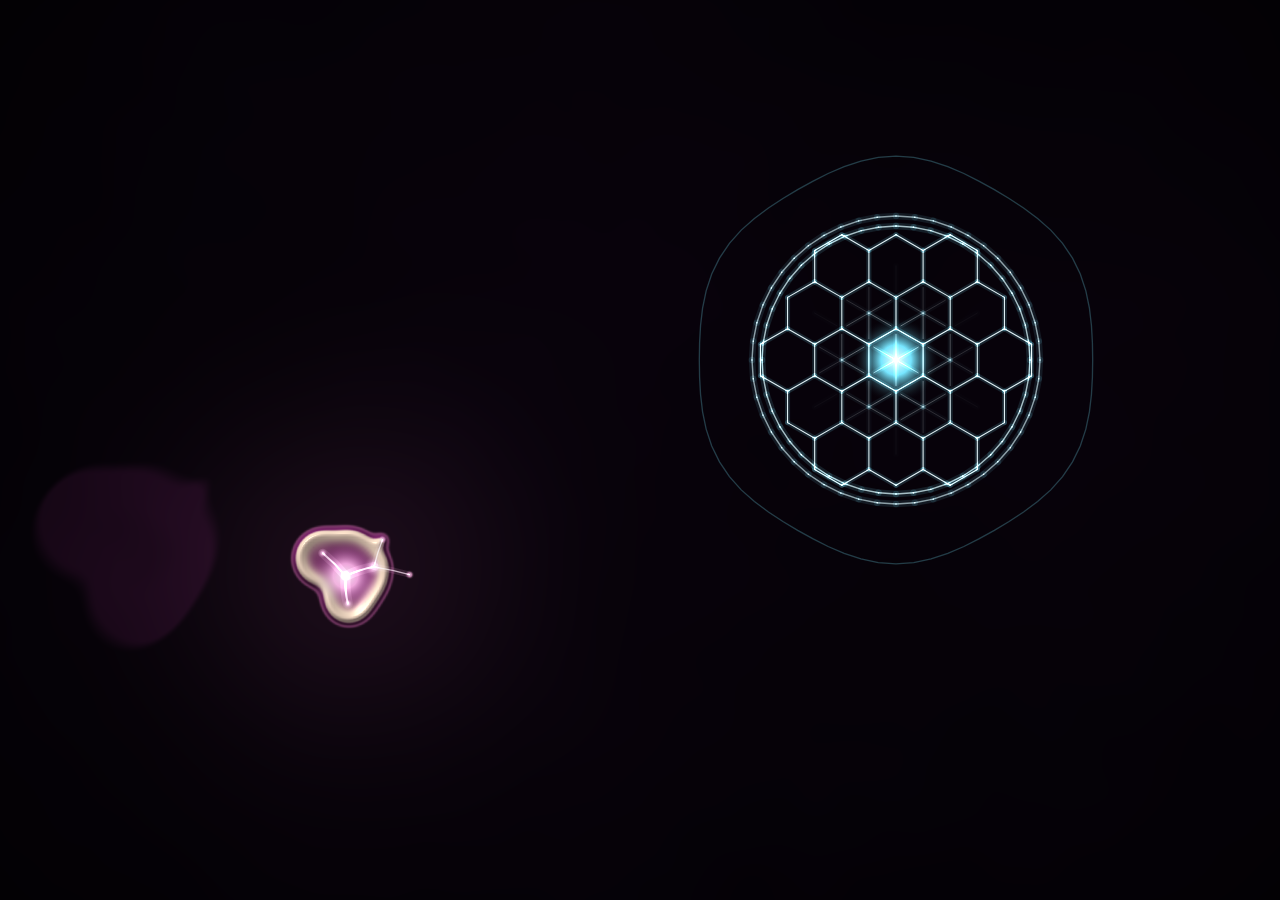
<file: requests/devoratio/tools/devoratio.html>
<!DOCTYPE html>
<html lang="ru">
<head>
<meta charset="utf-8">
<meta name="viewport" content="width=device-width,initial-scale=1">
<title>Devoratio</title>
<style>
  html,body{margin:0;height:100%;background:#000;overflow:hidden}
  canvas{position:fixed;inset:0;width:100%;height:100%;display:block}
  #ov{mix-blend-mode:screen;pointer-events:none}
  #ui{position:fixed;left:0;right:0;bottom:0;display:flex;flex-direction:column;opacity:0;transition:opacity .6s;
    font:15px/1 ui-sans-serif,system-ui,sans-serif;z-index:5}
  #ui.show{opacity:1}
  #btns{display:flex;gap:8px;justify-content:flex-end;align-items:center;padding:8px 14px 10px}
  #btns button{background:rgba(20,6,22,.72);color:#e9c9df;border:1px solid rgba(233,160,210,.35);border-radius:14px;
    font:inherit;padding:6px 12px;cursor:pointer}
  #btns button:hover{background:rgba(70,20,60,.8)}
  #btns span{color:rgba(233,201,223,.55)}
  #tl{position:relative;height:4px;background:rgba(233,160,210,.16)}
  #tlFill{height:100%;width:0;background:#e9a0d2}
  #tl i{position:absolute;top:-3px;width:1px;height:10px;background:rgba(255,220,240,.7)}
  #err{position:fixed;inset:0;display:none;align-items:center;justify-content:center;color:#e9c9df;font:18px system-ui;padding:2em;text-align:center}
</style>
</head>
<body>
<canvas id="gl"></canvas>
<canvas id="ov"></canvas>
<div id="err"></div>
<div id="ui">
  <div id="btns">
    <button data-a="restart" title="R">Сначала</button>
    <button data-a="loop" id="bLoop" title="L">Повтор: вкл</button>
    <button data-a="pal" title="G">Окрас</button>
    <button data-a="pause" title="P, пробел">Пауза</button>
    <button data-a="fs" title="F">Во весь экран</button>
    <span>R · L · G · P · F</span>
  </div>
  <div id="tl"><div id="tlFill"></div></div>
</div>
<script>
'use strict';
/* =====================================================================================
   Devoratio — обряд Улья: пожирание одного мира (цикл 110 с).
   Все события и удары сердца — на постоянных отметках (часы обряда rt идут по настоящему
   времени); случайность — только в узоре (зерно ГПСЧ постоянно), не во времени.
   ===================================================================================== */
const TAU = Math.PI * 2;
function mulberry32(a) { return function () { a |= 0; a = a + 0x6D2B79F5 | 0; let t = Math.imul(a ^ a >>> 15, 1 | a);
  t = t + Math.imul(t ^ t >>> 7, 61 | t) ^ t; return ((t ^ t >>> 14) >>> 0) / 4294967296; }; }
let rng = mulberry32(1307);
const rnd = (a = 1, b) => b === undefined ? rng() * a : a + rng() * (b - a);
const clamp = (x, a = 0, b = 1) => x < a ? a : x > b ? b : x;
const lerp = (a, b, f) => a + (b - a) * f;
const lin = (a, b, x) => clamp((x - a) / (b - a));
const sm = (a, b, x) => { const u = lin(a, b, x); return u * u * (3 - 2 * u); };

const PALS = {
  violet: { dark: [.028, .008, .04], flesh: [.44, .12, .38], bone: [.93, .86, .74], glow: [.96, .46, .78], prey: [.45, .9, 1], vein: '#f3a3d6', veinHot: '#fff0fa' },
  blood:  { dark: [.03, .006, .008], flesh: [.48, .07, .07], bone: [.92, .83, .62], glow: [1, .42, .22], prey: [.5, .95, .85], vein: '#ff9a6a', veinHot: '#fff3e6' }
};
let palKey = 'violet', pal = PALS.violet;
const preyCss = () => `rgb(${pal.prey.map(v => Math.round(v * 255)).join(',')})`;

/* ------------------------------------------------------------- расписание обряда */
const RITE_LEN = 110;
const STAGES = [[0, 'I', 'VACUUM'], [6, 'II', 'SPORA'], [18, 'III', 'INCREMENTUM'], [40, 'IV', 'UMBRA'], [50, 'V', 'AMPLEXUS'],
  [62, 'VI', 'DEVORATIO'], [80, 'VII', 'DIGESTIO'], [92, 'VIII', 'EXODUS'], [104, 'IX', 'SILENTIUM']];
const stageAt = x => { let r = STAGES[0]; for (const s of STAGES) if (x >= s[0]) r = s; return r; };
// удары сердца Улья: двойные «тук-тук», интервал — кратен 0,1 с
function beatInterval(x) {
  if (x < 18) return 3.2;
  if (x < 40) return lerp(3.0, 1.8, lin(18, 40, x));
  if (x < 50) return 1.8;
  if (x < 62) return lerp(1.8, 1.4, lin(50, 62, x));
  if (x < 80) return 1.2;
  if (x < 92) return lerp(1.4, 2.6, lin(80, 92, x));
  return lerp(2.8, 4.0, lin(92, 103, x));
}
const beatAmp = x => x < 18 ? .45 : x < 40 ? lerp(.55, .85, lin(18, 40, x)) : x < 80 ? 1 : x < 92 ? .8 : lerp(.6, .25, lin(92, 103, x));
const BEATS = (() => { const b = []; let x = 12.0;
  while (x < 103) { const a = beatAmp(x), dbl = x >= 18 && x < 98;
    b.push({ t: +x.toFixed(1), amp: a, second: false }); if (dbl) b.push({ t: +(x + .3).toFixed(1), amp: a * .7, second: true });
    x = +(x + Math.round(beatInterval(x) * 10) / 10).toFixed(1); }
  return b; })();
// голос мира: ровный такт 0,8 с и маяк каждые 2,4 с — до Тени
const TICK = .8, BEACON_EVERY = 3, WORLD_SILENT = 46.4;

/* ------------------------------------------------------------- WebGL: ткань */
const glc = document.getElementById('gl'), ov = document.getElementById('ov'), ox = ov.getContext('2d');
const gl = glc.getContext('webgl2', { antialias: false, premultipliedAlpha: false, preserveDrawingBuffer: true });
function fail(msg) { const e = document.getElementById('err'); e.style.display = 'flex'; e.textContent = msg; throw new Error(msg); }
if (!gl) fail('Этому браузеру недоступен WebGL2 — ткань не может расти.');
if (!(gl.getExtension('EXT_color_buffer_float') || gl.getExtension('EXT_color_buffer_half_float'))) fail('Браузер не умеет рисовать в текстуры с плавающей точкой.');
const VS = `#version 300 es
in vec2 p; out vec2 vUv; void main(){ vUv = p * .5 + .5; gl_Position = vec4(p, 0., 1.); }`;
const COMMON = `
float hash(vec2 p){ return fract(sin(dot(p, vec2(127.1, 311.7))) * 43758.5453); }
float noise(vec2 p){ vec2 i = floor(p), f = fract(p); vec2 u = f * f * (3. - 2. * f);
  return mix(mix(hash(i), hash(i + vec2(1, 0)), u.x), mix(hash(i + vec2(0, 1)), hash(i + vec2(1, 1)), u.x), u.y); }
float fbm(vec2 p){ float a = .5, s = 0.; for (int i = 0; i < 4; i++) { s += a * noise(p); p = p * 2.03 + 1.7; a *= .5; } return s; }
vec2 hexCenter(vec2 p){ vec2 q = vec2(p.x - p.y / 1.7320508, p.y * 2. / 1.7320508), f = floor(q); float b = 1e9; vec2 best = vec2(0.);
  for (int i = 0; i < 2; i++) for (int j = 0; j < 2; j++) { vec2 c = f + vec2(float(i), float(j)), cp = vec2(c.x + c.y * .5, c.y * .8660254);
    float d = length(p - cp); if (d < b) { b = d; best = cp; } }
  return best; }
float orderMask(vec2 uv, float aspect, vec4 ord, out vec2 po){ po = (uv - ord.xy) * vec2(aspect, 1.); return (1. - smoothstep(ord.z - .03, ord.z, length(po))) * ord.w; }`;
const SIM_FS = `#version 300 es
precision highp float;
uniform sampler2D S; uniform vec2 px; uniform float uT, aspect, memWrite; uniform vec4 prey, life, ord; uniform float ordAng, ordSp;
uniform vec4 splat[32]; uniform int nSplat;
in vec2 vUv; out vec4 o;` + COMMON + `
void main(){
  vec4 c = texture(S, vUv);
  vec4 l = -c
    + .2 * (texture(S, vUv + vec2(px.x, 0.)) + texture(S, vUv - vec2(px.x, 0.)) + texture(S, vUv + vec2(0., px.y)) + texture(S, vUv - vec2(0., px.y)))
    + .05 * (texture(S, vUv + px) + texture(S, vUv - px) + texture(S, vUv + vec2(px.x, -px.y)) + texture(S, vUv + vec2(-px.x, px.y)));
  vec2 q = vUv * vec2(aspect, 1.) * 1.25;
  float n = fbm(q + vec2(uT * .006, -uT * .004));
  float m = fbm(q * 1.6 + 7.3 - uT * .005);
  vec2 coral = vec2(.0545, .0620), mitosis = vec2(.0367, .0649), maze = vec2(.0290, .0570), soliton = vec2(.0300, .0620), dead = vec2(.0300, .0700);
  vec2 fk = mix(coral, mitosis, smoothstep(.38, .62, n));
  fk = mix(fk, maze, smoothstep(.58, .78, m) * .85);
  // граница жизни: фронт с рваным краем
  vec2 dl = (vUv - life.xy) * vec2(aspect, 1.);
  float edge = life.z + (fbm(q * 2.2 + uT * .03) - .5) * .09;
  fk = mix(fk, soliton, c.b);
  vec2 po; float om = orderMask(vUv, aspect, ord, po);
  fk = mix(fk, soliton, om * .6);
  fk = mix(fk, dead, smoothstep(edge - life.w, edge, length(dl)));   // уход Улья убивает и перенятое
  vec2 dp = (vUv - prey.xy) * vec2(aspect, 1.);
  float inside = 1. - smoothstep(prey.z * .9, prey.z, length(dp));
  float k = fk.y + .04 * prey.w * inside;
  float u = c.r, v = c.g, uvv = u * v * v;
  u += l.r - uvv + fk.x * (1. - u);
  v += .5 * l.g + uvv - (fk.x + k) * v;
  for (int i = 0; i < 32; i++) { if (i >= nSplat) break; vec4 s = splat[i];
    vec2 d = (vUv - s.xy) * vec2(aspect, 1.); float e = exp(-dot(d, d) / (s.z * s.z)); v += s.w * e; u -= s.w * e * .5; }
  float b = c.b + .12 * l.b; b = max(b, memWrite * inside); b = max(b, .12 * om); b *= .9999985;
  o = vec4(clamp(u, 0., 1.), clamp(v, 0., 1.), clamp(b, 0., 1.), 1.);
}`;
const SHOW_FS = `#version 300 es
precision highp float;
uniform sampler2D S; uniform vec2 px; uniform float uT, aspect, shadow, pulse, pulseR, fade, coreGlow;
uniform vec2 core; uniform vec3 cDark, cFlesh, cBone, cGlow, cPrey; uniform vec4 ord; uniform float ordAng, ordSp;
in vec2 vUv; out vec4 o;` + COMMON + `
void main(){
  vec4 c = texture(S, vUv);
  float v = c.g;
  float vx = texture(S, vUv + vec2(px.x, 0.)).g - texture(S, vUv - vec2(px.x, 0.)).g;
  float vy = texture(S, vUv + vec2(0., px.y)).g - texture(S, vUv - vec2(0., px.y)).g;
  vec3 nrm = normalize(vec3(-vx * 7., -vy * 7., 1.));
  vec3 L = normalize(vec3(-.45, .6, .66));
  float dif = clamp(dot(nrm, L), 0., 1.);
  float spec = pow(clamp(dot(reflect(-L, nrm), vec3(0., 0., 1.)), 0., 1.), 22.);
  float tissue = smoothstep(.07, .3, v);
  float deep = fbm(vUv * vec2(aspect, 1.) * 3. + uT * .01);
  vec3 col = cDark * (.55 + .5 * deep);
  vec2 uv2 = vUv * .55 + vec2(.21, .13) + vec2(sin(uT * .013), cos(uT * .011)) * .02;
  float v2 = (texture(S, uv2).g + texture(S, uv2 + px * 2.).g + texture(S, uv2 - px * 2.).g) / 3.;
  col += cFlesh * .28 * smoothstep(.1, .35, v2) * (.5 + .5 * deep);
  col = mix(col, cFlesh * (.3 + .75 * dif), tissue);
  col = mix(col, cBone * (.45 + .65 * dif), smoothstep(.3, .46, v));
  col += spec * .32 * tissue * cBone;
  float rim = smoothstep(.04, .13, v) * (1. - smoothstep(.13, .28, v));
  col += cGlow * rim * .3;
  col = mix(col, col * .35 + cPrey * (.18 + .55 * tissue) * (.5 + .5 * dif), c.b * .75);
  vec2 po2 = (vUv - ord.xy) * vec2(aspect, 1.);
  float om2 = (1. - smoothstep(ord.z - .03, ord.z, length(po2))) * ord.w;
  if (om2 > .001) {   // весь организм строится решёткой добычи — клетка к клетке, там, где есть ткань
    float ca = cos(ordAng), sa = sin(ordAng);
    vec2 pr = mat2(ca, -sa, sa, ca) * po2 / ordSp, cp = hexCenter(pr), dv = pr - cp;
    float dh = length(dv);
    vec2 cw = mat2(ca, sa, -sa, ca) * cp * ordSp, cuv = ord.xy + cw / vec2(aspect, 1.);
    vec2 o3 = px * 3.;
    float avg = (texture(S, cuv).g + texture(S, cuv + o3).g + texture(S, cuv - o3).g + texture(S, cuv + vec2(o3.x, -o3.y)).g + texture(S, cuv - vec2(o3.x, -o3.y)).g) / 5.;
    float pres = smoothstep(.03, .12, avg);
    float rad = .41, body = 1. - smoothstep(rad - .05, rad + .02, dh);
    float z = sqrt(max(0., 1. - pow(dh / rad, 2.)));
    vec3 n3 = normalize(vec3(-(mat2(ca, sa, -sa, ca) * dv) * 1.6, z + .25));
    float cd = clamp(dot(n3, L), 0., 1.), cs = pow(clamp(dot(reflect(-L, n3), vec3(0., 0., 1.)), 0., 1.), 18.);
    vec3 cell = mix(cFlesh * 1.5, cPrey, .42) * (.22 + .8 * cd) + cBone * cs * .3;
    float memb = smoothstep(rad - .1, rad - .04, dh) * (1. - smoothstep(rad - .01, rad + .04, dh));
    cell += mix(cGlow, cPrey, .5) * memb * .55;
    vec3 ordered = mix(cDark * .5, cell, body);
    col = mix(col, ordered, om2 * pres);
    col = mix(col, col * .5 + cPrey * .12, om2 * (1. - pres) * .3);
  }
  vec2 d = (vUv - core) * vec2(aspect, 1.);
  float r = length(d);
  col += cGlow * exp(-pow((r - pulseR) / .045, 2.)) * pulse * (.12 + .3 * tissue) * exp(-r * 1.2);
  col += cGlow * coreGlow * exp(-r * r * 30.);
  float g = hash(vUv * vec2(1931., 1087.) + fract(uT * 7.13));
  col = mix(col, col * .22 + vec3(.06, .0, .09) * g * 1.6, shadow);
  vec2 w = (vUv - .5) * vec2(1.15, 1.);
  col *= 1. - .62 * pow(clamp(length(w) * 1.25, 0., 1.), 2.3);
  o = vec4(pow(col, vec3(.95)) * fade, 1.);
}`;
function prog(fs) {
  const mkS = (tp, src) => { const sh = gl.createShader(tp); gl.shaderSource(sh, src); gl.compileShader(sh);
    if (!gl.getShaderParameter(sh, gl.COMPILE_STATUS)) fail('Шейдер: ' + gl.getShaderInfoLog(sh)); return sh; };
  const p = gl.createProgram(); gl.attachShader(p, mkS(gl.VERTEX_SHADER, VS)); gl.attachShader(p, mkS(gl.FRAGMENT_SHADER, fs));
  gl.bindAttribLocation(p, 0, 'p'); gl.linkProgram(p);
  if (!gl.getProgramParameter(p, gl.LINK_STATUS)) fail('Программа: ' + gl.getProgramInfoLog(p));
  const u = {}; const n = gl.getProgramParameter(p, gl.ACTIVE_UNIFORMS);
  for (let i = 0; i < n; i++) { const a = gl.getActiveUniform(p, i); u[a.name.replace(/\[0\]$/, '')] = gl.getUniformLocation(p, a.name); }
  return { p, u };
}
const simP = prog(SIM_FS), showP = prog(SHOW_FS);
const quad = gl.createBuffer(); gl.bindBuffer(gl.ARRAY_BUFFER, quad);
gl.bufferData(gl.ARRAY_BUFFER, new Float32Array([-1, -1, 1, -1, -1, 1, 1, 1]), gl.STATIC_DRAW);
gl.enableVertexAttribArray(0); gl.vertexAttribPointer(0, 2, gl.FLOAT, false, 0, 0);
let SW = 0, SH = 0, tex = [], fbo = [], cur = 0;
function makeSim(w, h) {
  SW = w; SH = h; tex.forEach(x => gl.deleteTexture(x)); fbo.forEach(f => gl.deleteFramebuffer(f)); tex = []; fbo = [];
  const data = new Float32Array(w * h * 4);
  for (let i = 0; i < w * h; i++) { data[i * 4] = 1; data[i * 4 + 3] = 1; }
  for (let i = 0; i < 2; i++) {
    const tx = gl.createTexture(); gl.bindTexture(gl.TEXTURE_2D, tx);
    gl.texImage2D(gl.TEXTURE_2D, 0, gl.RGBA16F, w, h, 0, gl.RGBA, gl.FLOAT, data);
    gl.texParameteri(gl.TEXTURE_2D, gl.TEXTURE_MIN_FILTER, gl.LINEAR); gl.texParameteri(gl.TEXTURE_2D, gl.TEXTURE_MAG_FILTER, gl.LINEAR);
    gl.texParameteri(gl.TEXTURE_2D, gl.TEXTURE_WRAP_S, gl.CLAMP_TO_EDGE); gl.texParameteri(gl.TEXTURE_2D, gl.TEXTURE_WRAP_T, gl.CLAMP_TO_EDGE);
    const f = gl.createFramebuffer(); gl.bindFramebuffer(gl.FRAMEBUFFER, f);
    gl.framebufferTexture2D(gl.FRAMEBUFFER, gl.COLOR_ATTACHMENT0, gl.TEXTURE_2D, tx, 0);
    if (gl.checkFramebufferStatus(gl.FRAMEBUFFER) !== gl.FRAMEBUFFER_COMPLETE) fail('Не удалось завести текстуру ткани.');
    tex.push(tx); fbo.push(f);
  }
  gl.bindFramebuffer(gl.FRAMEBUFFER, null);
}

/* ------------------------------------------------------------- размеры и опорные точки */
let W, H, DPR, CW, CH, k, aspect, SEED = [0, 0], WORLD = { x: 0, y: 0, R: 0 }, DIAG = 1;
function geometry() {
  DPR = Math.min(devicePixelRatio || 1, 1.5);
  CW = innerWidth; CH = innerHeight; W = Math.round(CW * DPR); H = Math.round(CH * DPR);
  ov.width = W; ov.height = H;
  const gs = Math.min(1, 1600 / CW); glc.width = Math.round(CW * gs); glc.height = Math.round(CH * gs);
  aspect = CW / CH; k = Math.min(CW, CH) / 900 * DPR; DIAG = Math.hypot(W, H);
  SEED = [W * .27, H * .64];
  WORLD = { x: W * .70, y: H * .40, R: Math.min(W, H) * .16 };
}
function resize() {
  const old = { W, H };
  geometry();
  if (old.W) {   // пересчитать положения без перезапуска обряда
    const sx = W / old.W, sy = H / old.H;
    for (const n of nodes) { n.x *= sx; n.y *= sy; }
    for (const m of morsels) { m.x *= sx; m.y *= sy; }
    buildWorld(); initSpores();
  }
  const sw = Math.min(760, Math.round(CW / 2.6)), sh = Math.round(sw / aspect);
  makeSim(sw, sh);
}

/* ------------------------------------------------------------- брызги в ткань */
let splats = [];
const toUv = (x, y) => [x / W, 1 - y / H];
function addSplat(x, y, rPx, amt) { if (splats.length < 32) { const [u, v] = toUv(x, y); splats.push([u, v, rPx / H, amt]); } }

/* ------------------------------------------------------------- журнал событий (для музыки) */
const EVLOG = []; let lastStage = null;
const evFired = new Set();
const ev = (type, data = {}) => { const tt = +(data.t ?? rt).toFixed(4), key = type + '@' + tt;
  if (type !== 'beat' && evFired.has(key)) return; evFired.add(key); EVLOG.push({ type, ...data, t: tt }); };

/* ------------------------------------------------------------- синаптическая сеть */
let nodes = [], coreN = null, coreMass = 0;
function addNode(x, y, parent) {
  const n = { x, y, parent, kids: [], dist: parent ? parent.dist + Math.hypot(x - parent.x, y - parent.y) : 0,
    born: rt, flash: 0, dying: 0, seed: rnd(TAU), dead: false };
  if (parent) parent.kids.push(n); nodes.push(n); return n;
}
function nearest(x, y) { let best = null, bd = 1e18; for (const n of nodes) { if (n.dying) continue; const d = (n.x - x) ** 2 + (n.y - y) ** 2; if (d < bd) { bd = d; best = n; } } return [best, Math.sqrt(bd)]; }
function grow(mode) {
  let ax, ay;
  if (mode === 'ring') { const a = rnd(TAU), rr = WORLD.R * rnd(1.05, 1.5); ax = WORLD.x + Math.cos(a) * rr; ay = WORLD.y + Math.sin(a) * rr; }
  else if (mode === 'inside') { const a = rnd(TAU), rr = WORLD.R * Math.sqrt(rnd()) * .9; ax = WORLD.x + Math.cos(a) * rr; ay = WORLD.y + Math.sin(a) * rr; }
  else { const a = rnd(TAU), rr = Math.sqrt(rnd()) * (lifeR() + 60 * k); ax = SEED[0] + Math.cos(a) * rr; ay = SEED[1] + Math.sin(a) * rr; }
  if (ax < -.05 * W || ax > 1.05 * W || ay < -.05 * H || ay > 1.05 * H) return;
  const [nb, d] = nearest(ax, ay);
  if (!nb || d < 30 * k) return;
  if (mode !== 'inside' && Math.hypot(ax - WORLD.x, ay - WORLD.y) < WORLD.R * 1.02 && !(prey.phase === 'consume')) return;
  const step = Math.min(d, rnd(26, 44) * k), a = Math.atan2(ay - nb.y, ax - nb.x) + rnd(-.38, .38);
  addNode(nb.x + Math.cos(a) * step, nb.y + Math.sin(a) * step, nb);
}
function targetNodes(x) {
  if (x < 12) return 0;
  if (x < 40) return Math.round(lerp(6, 150, sm(12.5, 40, x)));
  if (x < 62) return Math.round(lerp(150, 215, lin(40, 62, x)));
  if (x < 80) return Math.round(lerp(215, 245, lin(62, 80, x)));
  if (x < 92) return 245;
  return Math.round(lerp(245, 0, sm(92, 102.6, x)));
}
function updNet() {
  const want = targetNodes(rt);
  let guard = 0;
  while (nodes.filter(n => !n.dying).length < want && guard++ < 12) {
    const r = rng();
    grow(rt >= 62 && rt < 80 && r < .55 ? 'inside' : rt >= 46 && rt < 70 && r < .6 ? 'ring' : 'free');
  }
  const alive = nodes.filter(n => !n.dying);
  if (alive.length > want + 2) {        // отмирают дальние листья
    const leaves = alive.filter(n => !n.kids.some(c => !c.dying) && n !== coreN).sort((a, b) => b.dist - a.dist);
    for (let i = 0; i < Math.min(leaves.length, Math.ceil((alive.length - want) / 6)); i++) leaves[i].dying = rt;
  }
  for (const n of nodes) if (n.dying && rt - n.dying > 1.6) { n.dead = true; if (n.parent) n.parent.kids = n.parent.kids.filter(c => c !== n); }
  nodes = nodes.filter(n => !n.dead);
  if (coreN && coreN.dead) coreN = null;
}
let beatIdx = 0, fronts = [];
const BEAT_SPEED = () => 330 * k;
function updBeats() {
  while (beatIdx < BEATS.length && BEATS[beatIdx].t <= rt) {
    const b = BEATS[beatIdx++]; fronts.push({ t0: b.t, amp: b.amp, prev: 0 });
    ev('beat', { t: b.t, amp: +b.amp.toFixed(2), second: b.second });
    if (coreN) coreN.flash = 1;
  }
  const sp = BEAT_SPEED();
  for (const f of fronts) {
    const f1 = Math.max(0, (rt - f.t0) * sp);
    for (const n of nodes) if (n.dist > f.prev && n.dist <= f1) { n.flash = Math.max(n.flash, f.amp); if (rng() < .35) addSplat(n.x, n.y, 8 * k, .35 * f.amp); }
    f.prev = f1;
  }
  const md = maxDist();
  fronts = fronts.filter(f => (rt - f.t0) * sp < md + 200 * k);
}
const maxDist = () => { let m = 0; for (const n of nodes) m = Math.max(m, n.dist); return m; };
function curvePts(n) {
  const p = n.parent, mx = (p.x + n.x) / 2, my = (p.y + n.y) / 2, dx = n.x - p.x, dy = n.y - p.y, L = Math.hypot(dx, dy) || 1;
  const w = Math.sin(rt * .6 + n.seed) * .16 * L;
  return [p.x, p.y, mx - dy / L * w, my + dx / L * w, n.x, n.y];
}
function qpt(c, s) { const a = 1 - s; return [a * a * c[0] + 2 * a * s * c[2] + s * s * c[4], a * a * c[1] + 2 * a * s * c[3] + s * s * c[5]]; }
function glowDot(x, y, r, core, mid, a) {
  const g = ox.createRadialGradient(x, y, 0, x, y, r); g.addColorStop(0, core); if (mid) g.addColorStop(.35, mid); g.addColorStop(1, 'rgba(0,0,0,0)');
  ox.globalAlpha = a; ox.fillStyle = g; ox.beginPath(); ox.arc(x, y, r, 0, TAU); ox.fill();
}
function drawNet() {
  const md = maxDist() || 1, sp = BEAT_SPEED();
  ox.lineCap = 'round';
  for (const pass of [0, 1]) for (const n of nodes) {
    if (!n.parent) continue;
    const gr = sm(0, .8, rt - n.born), fd = n.dying ? 1 - clamp((rt - n.dying) / 1.6) : 1, a = gr * fd; if (a <= .01) continue;
    const thick = (1.1 + 4.2 * Math.exp(-n.dist / (md * .28))) * k, c = curvePts(n);
    ox.beginPath(); ox.moveTo(c[0], c[1]);
    if (gr < 1) { const mid = qpt(c, gr / 2), ex = qpt(c, gr); ox.quadraticCurveTo(mid[0], mid[1], ex[0], ex[1]); } else ox.quadraticCurveTo(c[2], c[3], c[4], c[5]);
    if (pass === 0) { ox.globalAlpha = .14 * a; ox.lineWidth = thick * 5; ox.strokeStyle = pal.vein; }
    else { ox.globalAlpha = (.38 + .5 * n.flash) * a; ox.lineWidth = thick; ox.strokeStyle = n.flash > .3 ? pal.veinHot : pal.vein; }
    ox.stroke();
  }
  for (const f of fronts) {
    const fr = (rt - f.t0) * sp; if (fr <= 0) continue;
    for (const n of nodes) {
      if (!n.parent || n.dying) continue; const d0 = n.parent.dist, d1 = n.dist; if (fr < d0 || fr >= d1) continue;
      const [x, y] = qpt(curvePts(n), (fr - d0) / (d1 - d0)), r = (2.2 + 2.5 * Math.exp(-d1 / (md * .3))) * k;
      glowDot(x, y, r * 4, pal.veinHot, null, .9 * f.amp * Math.exp(-fr / (md * 1.2)));
    }
  }
  for (const n of nodes) {
    const a = sm(0, .8, rt - n.born) * (n.dying ? 1 - clamp((rt - n.dying) / 1.6) : 1); if (a <= .01) continue;
    const isCore = n === coreN;
    const r = (isCore ? 9 + 17 * coreMass * coreShrink : 1.4 + Math.min(4, n.kids.length * .9)) * k * (1 + .25 * n.flash);
    if (n.kids.length > 1 || isCore || n.flash > .2) glowDot(n.x, n.y, r * 3.2, pal.veinHot, pal.vein, a * (.35 + .65 * n.flash) * (isCore ? 1 : 1));
    n.flash *= .9;
  }
  ox.globalAlpha = 1;
}

/* ------------------------------------------------------------- споры в толще */
let spores = [];
function initSpores() { const r = mulberry32(77); spores = Array.from({ length: Math.round(140 * (CW * CH) / (1600 * 900)) }, () => ({ x: r() * W, y: r() * H, z: .3 + .7 * r(), s: r() * TAU })); }
function drawSpores(dt, amount) {
  if (amount <= .01) return;
  ox.fillStyle = pal.vein;
  for (const p of spores) {
    p.x += (Math.sin(rt * .2 + p.s) * 6 + 3) * p.z * k * dt; p.y += (-5 - 4 * p.z + Math.cos(rt * .3 + p.s * 2) * 4) * k * dt;
    if (p.y < -10) { p.y = H + 10; p.x = (p.s * 9301 % 1) * W; } if (p.x > W + 10) p.x = -10;
    ox.globalAlpha = (.12 + .18 * p.z * (.6 + .4 * Math.sin(rt * 1.3 + p.s))) * amount;
    ox.beginPath(); ox.arc(p.x, p.y, (.6 + 1.4 * p.z) * k, 0, TAU); ox.fill();
  }
  ox.globalAlpha = 1;
}

/* ------------------------------------------------------------- мир-добыча: порядок, который меняется по своему закону */
const prey = { phase: 'calm', segs: [], inhib: 1, mem: 0, frac: 0, light: 1 };
let worldRings = [], lastTick = -1;
// поворот решётки — шагами по 30° каждые 4 такта мира (3,2 с), плавно за 0,6 с; с молчанием мира — замирает
const TURN_TIMES = (() => { const a = []; for (let x = 4.8; x <= WORLD_SILENT + 1e-9; x = +(x + 3.2).toFixed(1)) a.push(x); return a; })();
function worldAngle(x) { let th = 0; for (const ts of TURN_TIMES) th += sm(ts, ts + .6, Math.min(x, WORLD_SILENT + .6)); return th * Math.PI / 6; }
// дробление: внутри шестиугольников прорастают и гаснут спицы — волной от центра, период 9,6 с
function subAlpha(d, x) {
  x = Math.min(x, WORLD_SILENT); if (x < 2.4) return 0;
  const ph = (x - 2.4) % 9.6, w = d / WORLD.R * 1.4;
  return ph < 4.8 ? sm(w, w + .6, ph) : 1 - sm(4.8 + w, 5.4 + w, ph);
}
function buildWorld() {
  const { x, y, R } = WORLD, s = R / 4.6, segs = [], seen = new Set(), r2 = mulberry32(4242);
  const add = (x0, y0, x1, y1, o) => segs.push(Object.assign({ lx0: x0, ly0: y0, lx1: x1, ly1: y1, d: Math.hypot((x0 + x1) / 2, (y0 + y1) / 2), j: r2(), lit: 0 }, o || {}));
  for (let q = -7; q <= 7; q++) for (let r = -7; r <= 7; r++) {
    const cx = s * 1.5 * q, cy = s * Math.sqrt(3) * (r + q / 2);
    if (Math.hypot(cx, cy) > R * .86) continue;
    for (let i = 0; i < 6; i++) {
      const a0 = i * TAU / 6, a1 = (i + 1) * TAU / 6, x0 = cx + Math.cos(a0) * s, y0 = cy + Math.sin(a0) * s, x1 = cx + Math.cos(a1) * s, y1 = cy + Math.sin(a1) * s;
      const key = Math.round((x0 + x1) * 5) + ',' + Math.round((y0 + y1) * 5);
      if (!seen.has(key)) { seen.add(key); add(x0, y0, x1, y1); }
      add(cx, cy, cx + Math.cos(a0) * s * .82, cy + Math.sin(a0) * s * .82, { sub: true });     // спицы дробления
    }
  }
  for (const rr of [R * .93, R]) for (let i = 0; i < 48; i++) {
    const a0 = i / 48 * TAU, a1 = (i + 1) / 48 * TAU;
    add(Math.cos(a0) * rr, Math.sin(a0) * rr, Math.cos(a1) * rr, Math.sin(a1) * rr, { shell: true });
  }
  // порядок распада — по положению в момент, когда мир замер
  const th = worldAngle(60), ca = Math.cos(th), sa = Math.sin(th);
  const ang = Math.atan2(SEED[1] - y, SEED[0] - x), cx = x + Math.cos(ang) * R, cy = y + Math.sin(ang) * R;
  for (const sg of segs) {
    const mx = x + ((sg.lx0 + sg.lx1) / 2) * ca - ((sg.ly0 + sg.ly1) / 2) * sa, my = y + ((sg.lx0 + sg.lx1) / 2) * sa + ((sg.ly0 + sg.ly1) / 2) * ca;
    sg.brk = Math.min(77.6, 62.6 + Math.hypot(mx - cx, my - cy) / (2 * R) * 13.2 + sg.j * 1.6 + (sg.shell ? -.6 : 0));
    // крошка: какие звенья дают крошку — постоянно; приход — на ударе сердца (перекачка толчками)
    sg.crumb = sg.sub ? sg.j < .22 : sg.j < .7;
    if (sg.crumb) {
      const dn = Math.hypot(mx - SEED[0], my - SEED[1]) / Math.min(W, H);
      const due = sg.brk + Math.max(.8, dn * 4.5);
      sg.arr = MAIN_BEATS.find(b => b >= due) ?? 80; if (sg.arr > 80) sg.arr = 80;
      sg.surges = MAIN_BEATS.filter(b => b > sg.brk && b <= sg.arr);
      sg.pan = +((mx / W) * 2 - 1).toFixed(3);
    }
  }
  prey.segs = segs; prey.contact = [cx, cy];
}
function segWorld(sg, th) {
  const ca = Math.cos(th), sa = Math.sin(th), { x, y } = WORLD;
  return [x + sg.lx0 * ca - sg.ly0 * sa, y + sg.lx0 * sa + sg.ly0 * ca, x + sg.lx1 * ca - sg.ly1 * sa, y + sg.lx1 * sa + sg.ly1 * ca];
}
function updPrey() {
  const p = prey;
  p.phase = rt < 40 ? 'calm' : rt < 50 ? 'muted' : rt < 62 ? 'resist' : rt < 78 ? 'consume' : rt < 80 ? 'dead' : rt < 92 ? 'adapt' : 'gone';
  const tick = Math.floor(rt / TICK + 1e-9);
  if (tick !== lastTick && rt < WORLD_SILENT) {
    lastTick = tick;
    const mute = lin(40, 46.4, rt);
    if (tick % BEACON_EVERY === 0) { worldRings.push({ t0: tick * TICK, amp: 1 - mute * .8, wob: mute }); ev('beacon', { t: +(tick * TICK).toFixed(1) }); }
    const band = tick % 5, bw = WORLD.R / 5;          // огни: симметричная рябь от центра
    for (const sg of p.segs) if (!sg.shell && Math.floor(sg.d / bw) === band) sg.lit = 1 - mute * .7;
  }
  if (TURN_TIMES.some(ts => ts <= rt && ts > rt - 1e-9 - stepDt)) ev('world_turn', { t: TURN_TIMES.find(ts => ts <= rt && ts > rt - 1e-9 - stepDt) });
  worldRings = worldRings.filter(r => rt - r.t0 < 3.2);
  p.inhib = rt < 62 ? 1 : 1 - sm(64, 76, rt);
  p.mem = sm(80, 84, rt) * (rt < 92 ? 1 : 0);
  let broken = 0;
  const th = worldAngle(rt);
  for (const sg of p.segs) if (rt >= sg.brk) { broken++;
    if (!sg.eaten) { sg.eaten = true; const [x0, y0, x1, y1] = segWorld(sg, th), mx = (x0 + x1) / 2, my = (y0 + y1) / 2;
      if (sg.crumb) { morsels.push(makeCrumb(sg, mx, my)); ev('crumb', { t: +sg.brk.toFixed(4), arrive: sg.arr, pan: sg.pan }); }
      if (!sg.sub || sg.crumb) addSplat(mx, my, 3.5 * k, .18); } }
  p.frac = broken / p.segs.length;
  p.light = rt < 62 ? 1 : 1 - sm(62, 78, rt);
}
function drawWorld(fade) {
  const p = prey, P = preyCss(), { x, y, R } = WORLD;
  if (p.phase === 'adapt' || p.phase === 'gone') return;
  const appear = sm(.8, 4.5, rt), th = worldAngle(rt);
  for (const r of worldRings) {
    const a = (rt - r.t0) / 3.2, rr = R * (1.05 + 1.3 * a);
    ox.globalAlpha = (1 - a) * .35 * r.amp * appear * fade; ox.strokeStyle = P; ox.lineWidth = 1.3 * k;
    ox.beginPath();
    for (let i = 0; i <= 72; i++) { const g = i / 72 * TAU, w = 1 + r.wob * .06 * Math.sin(g * 7 + rt * 5) * Math.sin(rt * 13 + i);
      // ровные кольца несут шестигранную огранку мира
      const hexR = rr * (1 - .035 * (1 - r.wob) * (1 - Math.cos(6 * (g - th))) / 2);
      const X = x + Math.cos(g) * hexR * w, Y = y + Math.sin(g) * hexR * w; i ? ox.lineTo(X, Y) : ox.moveTo(X, Y); }
    ox.stroke();
  }
  const flick = p.phase === 'resist' ? .78 + .22 * Math.sin(rt * 23) : p.phase === 'consume' ? .7 + .3 * Math.random() : p.phase === 'muted' ? .85 + .15 * Math.sin(rt * 9) : 1;
  ox.lineCap = 'round';
  for (const pass of [0, 1]) for (const sg of p.segs) {
    const rev = clamp((appear * 1.25 * R - sg.d) / (R * .3));
    let a = rev * flick * (.75 + .25 * sg.lit);
    if (sg.sub) a *= .55 * (rt < 62 ? subAlpha(sg.d, rt) : subAlpha(sg.d, WORLD_SILENT));
    if (rt >= sg.brk) a *= clamp(1 - (rt - sg.brk) / .45) * (Math.random() < .5 ? 1 : .3);
    if (p.phase === 'dead') a = 0;
    if (a <= .01) continue;
    const [x0, y0, x1, y1] = segWorld(sg, sg.shell ? 0 : th);
    ox.globalAlpha = a * (pass ? .85 : .16) * fade; ox.strokeStyle = pass ? (sg.lit > .3 ? '#ffffff' : '#eafcff') : P;
    ox.lineWidth = (pass ? (sg.sub ? .8 : 1.1) : 5) * k * (sg.shell ? (p.phase === 'resist' ? 1.9 : 1.3) : 1);
    ox.beginPath(); ox.moveTo(x0, y0); ox.lineTo(x1, y1); ox.stroke();
  }
  for (const sg of p.segs) sg.lit *= .9;
  if (p.light > .01) glowDot(x, y, R * .3, '#f4feff', P, appear * p.light * fade);
  ox.globalAlpha = 1;
}

/* ------------------------------------------------------------- перенятый порядок: весь организм на миг строится решёткой */
const MAIN_BEATS = BEATS.filter(b => !b.second).map(b => b.t);
// волна идёт от сердца с ударом и доходит до краёв к следующему удару; поворачивает решётку — каждым ударом
let ORDER_START = MAIN_BEATS.find(x => x >= 81), ORDER_FULL = MAIN_BEATS.find(x => x > ORDER_START);
let ORDER_RELEASE = MAIN_BEATS.find(x => x >= 88), ORDER_END = +(ORDER_RELEASE + 1.4).toFixed(1);
let ORDER_TURNS = MAIN_BEATS.filter(x => x > ORDER_FULL - 1e-6 && x < ORDER_RELEASE);
// отпущенный порядок оживает делением клеток: на время режим «митоз», затем обычный рост
const releaseMix = x => sm(ORDER_RELEASE, ORDER_RELEASE + .4, x) * (1 - sm(ORDER_END + .6, ORDER_END + 3, x));
const orderStrength = x => x < ORDER_START ? 0 : x < ORDER_RELEASE ? sm(ORDER_START, ORDER_START + .4, x) : 1 - sm(ORDER_RELEASE, ORDER_END, x);
const orderRadius = x => DIAG * 1.1 * sm(ORDER_START, ORDER_FULL, x);          // волна порядка от сердца
function orderAngle(x) { let a = 0; for (const tb of ORDER_TURNS) a += sm(tb, tb + .45, x); return a * Math.PI / 6; }   // поворот — на ударе
const ORDER_SP = 13;            // шаг решётки, в клетках расчёта
function drawHiveOrder(fade) {
  const st = orderStrength(rt); if (st <= .01 || !coreN) return;
  const R = orderRadius(rt), sp = ORDER_SP / SH * H, ang = orderAngle(rt), cx = coreN.x, cy = coreN.y;
  ox.save(); ox.beginPath(); ox.arc(cx, cy, Math.max(1, R), 0, TAU); ox.clip();
  ox.lineCap = 'round';
  for (const pass of [0, 1]) for (let fam = 0; fam < 3; fam++) {
    const a = -(ang + fam * Math.PI / 3), dx = Math.cos(a), dy = Math.sin(a), nx = -dy, ny = dx, M = Math.ceil(DIAG / (sp * .866));
    ox.strokeStyle = pass ? pal.veinHot : pal.vein; ox.lineWidth = (pass ? .9 : 3.5) * k;
    ox.globalAlpha = st * fade * (pass ? .2 : .06) * (.75 + .25 * Math.sin(rt * 3 + fam));
    for (let m = -M; m <= M; m++) {
      const ox0 = cx + nx * m * sp * .866, oy0 = cy + ny * m * sp * .866;
      if (Math.abs((ox0 - cx) * nx + (oy0 - cy) * ny) > R + 2) continue;
      ox.beginPath();
      for (let i = -24; i <= 24; i++) {
        const s_ = i / 24 * DIAG, wob = Math.sin(s_ * .012 / k + rt * 2.2 + m * 1.7 + fam) * 2.2 * k;
        const X = ox0 + dx * s_ + nx * wob, Y = oy0 + dy * s_ + ny * wob; i === -24 ? ox.moveTo(X, Y) : ox.lineTo(X, Y);
      }
      ox.stroke();
    }
  }
  ox.restore();
  // фронт волны порядка
  if (rt < ORDER_FULL + .3) { ox.globalAlpha = .5 * st * fade * (1 - lin(ORDER_FULL - .4, ORDER_FULL + .3, rt)); ox.strokeStyle = pal.veinHot; ox.lineWidth = 3 * k;
    ox.beginPath(); ox.arc(cx, cy, Math.max(1, R), 0, TAU); ox.stroke(); }
  ox.globalAlpha = 1;
}

let morsels = [];
// крошка идёт по жилам к сердцу толчками — по шагу на каждом ударе — и вливается в сердце ровно на ударе
function makeCrumb(sg, x, y) {
  const path = [{ x, y }]; let n = nearest(x, y)[0];
  while (n) { path.push(n); n = n.parent; }
  return { path, x, y, brk: sg.brk, arr: sg.arr, surges: sg.surges, pr: 0, done: false };
}
function crumbProgress(m, x) {
  const n = m.surges.length || 1; let s = 0;
  for (const b of m.surges) s += sm(b - .35, b, x);       // толчок кончается ровно на ударе
  return clamp(s / n);
}
function updMorsels(dt) {
  for (const m of morsels) {
    m.pr = crumbProgress(m, rt);
    const pts = m.path.filter(q => !q.dead); if (coreN && pts[pts.length - 1] !== coreN) pts.push(coreN);
    let L = 0; const seg = [];
    for (let i = 1; i < pts.length; i++) { const d = Math.hypot(pts[i].x - pts[i - 1].x, pts[i].y - pts[i - 1].y); seg.push(d); L += d; }
    let want = m.pr * L, i = 0;
    while (i < seg.length && want > seg[i]) { want -= seg[i]; i++; }
    if (i >= seg.length) { const e = pts[pts.length - 1]; m.x = e.x; m.y = e.y; }
    else { const a = pts[i], b = pts[i + 1], f = seg[i] ? want / seg[i] : 0; m.x = a.x + (b.x - a.x) * f; m.y = a.y + (b.y - a.y) * f; }
    if (rt >= m.arr && !m.done) { m.done = true; if (coreN) { coreN.flash = 1; coreMass = Math.min(1, coreMass + .005); addSplat(coreN.x, coreN.y, 6 * k, .08); } }
  }
  morsels = morsels.filter(m => !m.done);
}
function drawMorsels(fade) {
  const P = pal.prey;
  for (const m of morsels) {
    const f = m.pr;
    const c = `rgb(${[0, 1, 2].map(i => Math.round(lerp(P[i], pal.glow[i], f) * 255)).join(',')})`;
    glowDot(m.x, m.y, 9 * k, '#ffffff', c, .9 * fade);
  }
  ox.globalAlpha = 1;
}

/* ------------------------------------------------------------- спора: приход и уход */
const SPORE_IN = [6, 12], SPORE_OUT = [103.2, 108.4];
function bez(p0, p1, p2, s) { const a = 1 - s; return [a * a * p0[0] + 2 * a * s * p1[0] + s * s * p2[0], a * a * p0[1] + 2 * a * s * p1[1] + s * s * p2[1]]; }
function sporePos(x) {
  if (x >= SPORE_IN[0] && x < SPORE_IN[1]) {
    const s = sm(SPORE_IN[0], SPORE_IN[1], x);
    const [X, Y] = bez([-.06 * W, .12 * H], [.05 * W, .55 * H], SEED, s);
    return [X + Math.sin(x * 2.1) * 6 * k * (1 - s), Y + Math.cos(x * 1.7) * 6 * k * (1 - s)];
  }
  if (x >= SPORE_OUT[0] && x < SPORE_OUT[1]) {
    const s = sm(SPORE_OUT[0], SPORE_OUT[1], x) ** 1.4;
    return bez(SEED, [.55 * W, .95 * H], [1.08 * W, -.1 * H], s);
  }
  return null;
}
let trail = [];
function drawSpore(fade) {
  const p = sporePos(rt);
  if (p) trail.push([p[0], p[1], rt]);
  trail = trail.filter(q => rt - q[2] < 1.2);
  for (const q of trail) glowDot(q[0], q[1], 7 * k, pal.vein, null, .25 * (1 - (rt - q[2]) / 1.2) * fade);
  if (p) { glowDot(p[0], p[1], 22 * k, pal.veinHot, pal.vein, .95 * fade); glowDot(p[0], p[1], 60 * k, pal.vein, null, .2 * fade); }
  ox.globalAlpha = 1;
}

/* ------------------------------------------------------------- граница жизни, тень, затемнение */
function lifeR() {      // радиус живой ткани от споры, px
  const dWS = Math.hypot(WORLD.x - SEED[0], WORLD.y - SEED[1]);
  if (rt < 12) return 0;
  if (rt < 40) return lerp(18 * k, dWS - WORLD.R * 1.25, sm(12, 40, rt));
  if (rt < 62) return lerp(dWS - WORLD.R * 1.25, dWS + WORLD.R * .4, sm(40, 62, rt));
  if (rt < 92) return lerp(dWS + WORLD.R * .4, DIAG, sm(62, 82, rt));
  return lerp(DIAG, 0, sm(92, 103, rt));
}
const shadowAt = x => x < 40 ? 0 : x < 62 ? .55 * sm(40, 46, x) - .1 * sm(50, 62, x) : x < 78 ? .45 - .05 * lin(62, 78, x) : .4 * (1 - sm(78, 84, x));
const fadeAt = x => sm(0, 3, x) * (1 - sm(106, 109.4, x));
let coreShrink = 1;

/* ------------------------------------------------------------- режиссура */
let rt = 0, t = 0, loopOn = true, paused = false, last = performance.now();
function riteRestart() {
  rt = 0; rng = mulberry32(1307); nodes = []; coreN = null; coreMass = 0; coreShrink = 1; fronts = []; beatIdx = 0; morsels = []; worldRings = [];
  lastTick = -1; trail = []; splats = []; lastStage = null; evFired.clear(); landed = false; coreGone = false;
  for (const kf of ['evC', 'evD', 'evA', 'evS', 'evW', 'evE', 'evX', 'evO', 'evR']) prey[kf] = false;
  buildWorld(); initSpores();
  makeSim(SW, SH);
}
let landed = false, coreGone = false;
function riteUpdate(dt) {
  const st = stageAt(rt); if (st !== lastStage) { lastStage = st; ev('stage', { t: st[0], num: st[1], name: st[2] }); }
  if (!landed && rt >= SPORE_IN[1]) {         // спора села: рождается сердце Улья
    landed = true; coreN = addNode(SEED[0], SEED[1], null); coreN.born = SPORE_IN[1] - 1;
    for (let i = 0; i < 9; i++) addSplat(SEED[0] + rnd(-26, 26) * k, SEED[1] + rnd(-26, 26) * k, 16 * k, .8);
    ev('landing', { t: SPORE_IN[1] });
  }
  if (rt >= 62 && !prey.evC) { prey.evC = true; ev('devour_begin', { t: 62 }); }
  if (rt >= 78 && !prey.evD) { prey.evD = true; ev('world_dark', { t: 78 }); }
  if (rt >= 80 && !prey.evA) { prey.evA = true; ev('adaptation', { t: 80 }); }
  if (rt >= 40 && !prey.evS) { prey.evS = true; ev('shadow_falls', { t: 40 }); }
  if (rt >= WORLD_SILENT && !prey.evW) { prey.evW = true; ev('world_silent', { t: WORLD_SILENT }); }
  if (rt >= 50 && !prey.evE) { prey.evE = true; ev('embrace', { t: 50 }); }
  if (rt >= ORDER_START && !prey.evO) { prey.evO = true; ev('order_wave', { t: ORDER_START }); }
  for (const tb of ORDER_TURNS) if (tb <= rt && tb > rt - stepDt - 1e-9) ev('order_turn', { t: tb });
  if (rt >= ORDER_RELEASE && !prey.evR) { prey.evR = true; ev('order_release', { t: ORDER_RELEASE }); }
  if (rt >= 92 && !prey.evX) { prey.evX = true; ev('exodus', { t: 92 }); }
  if (rt >= SPORE_OUT[0] && !coreGone) { coreGone = true; ev('departure', { t: SPORE_OUT[0] }); }
  coreShrink = 1 - sm(100, SPORE_OUT[0], rt);
  if (coreN && rt >= SPORE_OUT[0]) { coreN.dying = coreN.dying || rt; }
  document.getElementById('tlFill').style.width = (rt / RITE_LEN * 100).toFixed(2) + '%';
}
let stepDt = 0;
function step(rdt) {
  const dt = Math.min(rdt, .05);
  rt += rdt; t += rdt; stepDt = rdt;
  if (rt >= RITE_LEN) { if (loopOn) { const over = rt - RITE_LEN; riteRestart(); rt = over; ev('restart', { t: 0 }); } else { rt = RITE_LEN; return; } }
  riteUpdate(dt); updPrey(); updNet(); updBeats(); updMorsels(dt);
  if (coreN) for (let i = 0; i < 3; i++) { const n = nodes[(rng() * nodes.length) | 0]; if (n && !n.dying) addSplat(n.x, n.y, 6 * k, .12); }
}
let STEPS = 10;
function render(dt = 1 / 60) {
  const fade = fadeAt(rt), shadow = shadowAt(rt), LR = lifeR();
  gl.useProgram(simP.p); gl.viewport(0, 0, SW, SH);
  gl.uniform2f(simP.u.px, 1 / SW, 1 / SH); gl.uniform1f(simP.u.uT, t); gl.uniform1f(simP.u.aspect, aspect);
  const [pu, pv] = toUv(WORLD.x, WORLD.y), [su, sv] = toUv(SEED[0], SEED[1]);
  gl.uniform4f(simP.u.prey, pu, pv, WORLD.R / H, prey.inhib); gl.uniform1f(simP.u.memWrite, prey.mem);
  gl.uniform4f(simP.u.life, su, sv, LR / H, .05);
  const cpo = coreN ? toUv(coreN.x, coreN.y) : [su, sv], ordV = [cpo[0], cpo[1], orderRadius(rt) / H, orderStrength(rt)];
  gl.uniform4f(simP.u.ord, ...ordV); gl.uniform1f(simP.u.ordAng, orderAngle(rt)); gl.uniform1f(simP.u.ordSp, ORDER_SP / SH);

  for (let i = 0; i < STEPS; i++) {
    const sp = i === 0 ? splats : [];
    gl.uniform1i(simP.u.nSplat, sp.length);
    if (sp.length) gl.uniform4fv(simP.u.splat, new Float32Array(sp.flat().concat(Array((32 - sp.length) * 4).fill(0))));
    gl.bindFramebuffer(gl.FRAMEBUFFER, fbo[1 - cur]); gl.activeTexture(gl.TEXTURE0); gl.bindTexture(gl.TEXTURE_2D, tex[cur]);
    gl.uniform1i(simP.u.S, 0); gl.drawArrays(gl.TRIANGLE_STRIP, 0, 4); cur = 1 - cur;
  }
  splats = [];
  gl.bindFramebuffer(gl.FRAMEBUFFER, null); gl.viewport(0, 0, glc.width, glc.height);
  gl.useProgram(showP.p); gl.bindTexture(gl.TEXTURE_2D, tex[cur]); gl.uniform1i(showP.u.S, 0);
  gl.uniform2f(showP.u.px, 1 / SW, 1 / SH); gl.uniform1f(showP.u.uT, t); gl.uniform1f(showP.u.aspect, aspect);
  gl.uniform1f(showP.u.shadow, shadow); gl.uniform1f(showP.u.fade, fade);
  const lf = fronts.length ? fronts[fronts.length - 1] : null, f = lf ? Math.max(0, rt - lf.t0) : 99;
  gl.uniform1f(showP.u.pulse, lf ? Math.exp(-f * .9) * lf.amp : 0); gl.uniform1f(showP.u.pulseR, f * BEAT_SPEED() / H);
  const cpos = coreN ? [coreN.x, coreN.y] : SEED, [cu, cv] = toUv(cpos[0], cpos[1]);
  gl.uniform2f(showP.u.core, cu, cv); gl.uniform4f(showP.u.ord, ...ordV);
  gl.uniform1f(showP.u.ordAng, orderAngle(rt)); gl.uniform1f(showP.u.ordSp, ORDER_SP / SH); gl.uniform1f(showP.u.coreGlow, coreN ? (.08 + .25 * coreMass) * coreShrink : 0);
  for (const [nm, v] of [['cDark', pal.dark], ['cFlesh', pal.flesh], ['cBone', pal.bone], ['cGlow', pal.glow], ['cPrey', pal.prey]]) gl.uniform3fv(showP.u[nm], v);
  gl.drawArrays(gl.TRIANGLE_STRIP, 0, 4);
  ox.clearRect(0, 0, W, H); ox.globalCompositeOperation = 'lighter';
  drawSpores(dt, sm(14, 30, rt) * (1 - sm(92, 104, rt)) * fade);
  drawWorld(fade); drawHiveOrder(fade); drawNet(); drawMorsels(fade); drawSpore(fade);
  ox.globalCompositeOperation = 'source-over';
  const veil = 1 - fade * (1 - .6 * shadow); if (veil > .01) { ox.fillStyle = `rgba(0,0,0,${veil})`; ox.fillRect(0, 0, W, H); }
}
function frame(now) {
  requestAnimationFrame(frame);
  const rdt = (now - last) / 1000; last = now;
  if (paused) return;
  step(rdt); render(Math.min(rdt, .05));
}

/* ------------------------------------------------------------- управление */
const ui = document.getElementById('ui'); let uiT = 0;
function showUI() { ui.classList.add('show'); clearTimeout(uiT); uiT = setTimeout(() => ui.classList.remove('show'), 2800); }
addEventListener('mousemove', showUI); addEventListener('touchstart', showUI, { passive: true });
function act(a) {
  if (a === 'restart') { riteRestart(); paused = false; }
  else if (a === 'loop') { loopOn = !loopOn; document.getElementById('bLoop').textContent = 'Повтор: ' + (loopOn ? 'вкл' : 'выкл'); }
  else if (a === 'pal') { palKey = palKey === 'violet' ? 'blood' : 'violet'; pal = PALS[palKey]; }
  else if (a === 'pause') paused = !paused;
  else if (a === 'fs') { const d = document; (d.fullscreenElement ? d.exitFullscreen() : d.documentElement.requestFullscreen?.())?.catch?.(() => {}); }
}
document.getElementById('btns').addEventListener('click', e => { const b = e.target.closest('button'); if (b) act(b.dataset.a); });
addEventListener('keydown', e => {
  const m = { r: 'restart', 'к': 'restart', l: 'loop', 'д': 'loop', g: 'pal', 'п': 'pal', p: 'pause', 'з': 'pause', ' ': 'pause', f: 'fs', 'а': 'fs' }[e.key.toLowerCase()];
  if (m) { e.preventDefault(); act(m); }
});
let rzT = 0; addEventListener('resize', () => { clearTimeout(rzT); rzT = setTimeout(resize, 200); });
(() => { const tl = document.getElementById('tl');
  for (const [at, num, name] of STAGES) { const i = document.createElement('i'); i.style.left = (at / RITE_LEN * 100) + '%'; i.title = num + ' · ' + name; tl.appendChild(i); } })();
resize(); riteRestart();
window.__dev = { setSteps(n) { STEPS = n; }, step, render, EVLOG: () => EVLOG, RITE_LEN, STAGES, BEATS, ORDER: { ORDER_START, ORDER_FULL, ORDER_TURNS, ORDER_RELEASE, ORDER_END }, get rt() { return rt; }, restart: riteRestart,
  set loop(v) { loopOn = v; }, set paused(v) { paused = v; } };
requestAnimationFrame(n => { last = n; requestAnimationFrame(frame); });
</script>
</body>
</html>
</file>
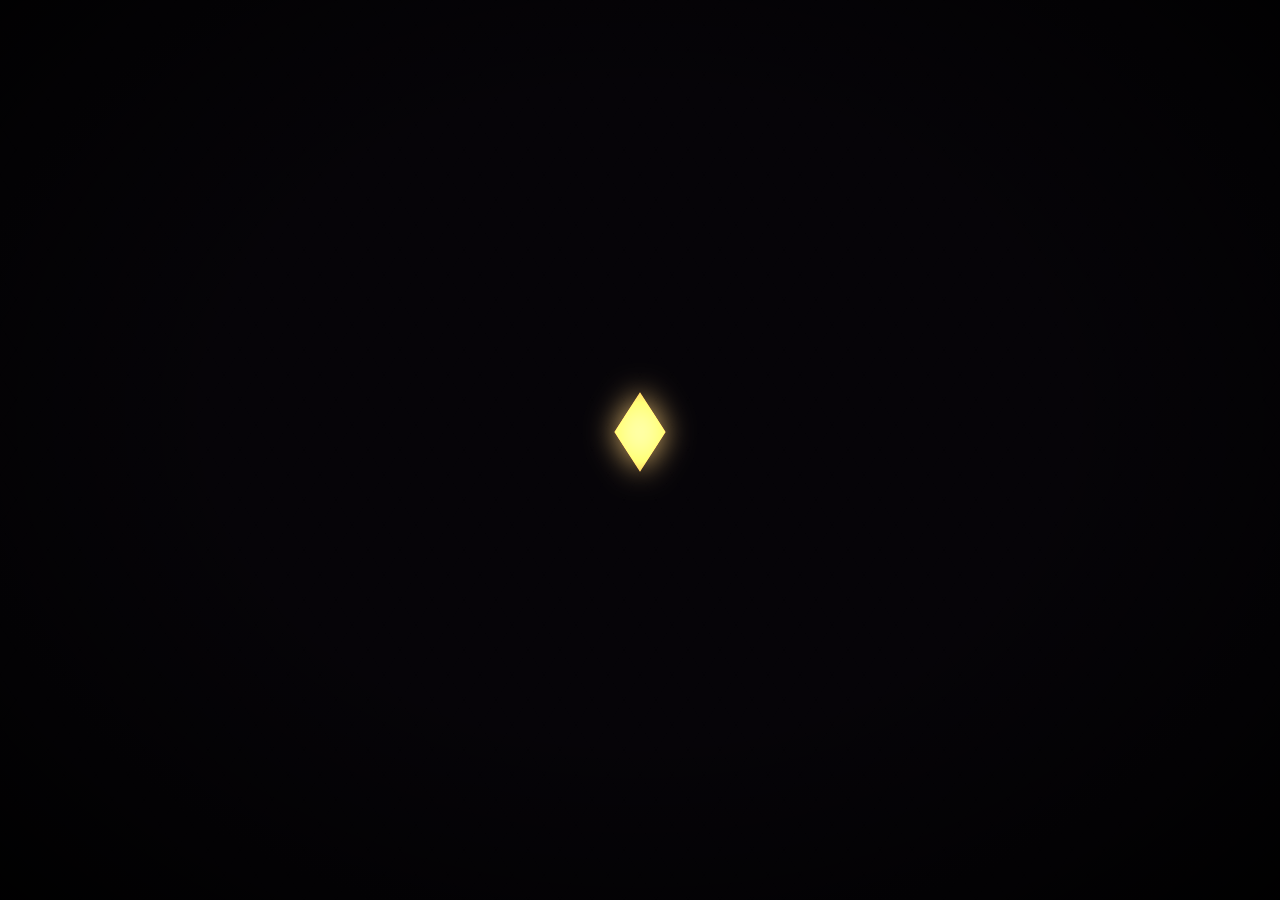
<file: requests/ludus-de-casu/tools/ludus.html>
<!DOCTYPE html>
<html lang="ru">
<head>
<meta charset="utf-8">
<meta name="viewport" content="width=device-width,initial-scale=1">
<title>Ludus de Casu</title>
<style>
  html,body{margin:0;height:100%;background:#050307;overflow:hidden}
  canvas{position:fixed;inset:0;width:100%;height:100%;display:block}
  #vig{position:fixed;inset:0;pointer-events:none;
    background:radial-gradient(ellipse at 50% 46%,rgba(0,0,0,0) 45%,rgba(0,0,0,.55) 80%,rgba(0,0,0,.92) 100%)}
  #ui{position:fixed;left:0;right:0;bottom:0;display:flex;flex-direction:column;opacity:0;transition:opacity .6s;
    font:15px Georgia,"Times New Roman",serif;z-index:5}
  #ui.show{opacity:1}
  #btns{display:flex;gap:8px;justify-content:flex-end;align-items:center;padding:8px 14px 10px}
  #ui button{background:rgba(12,8,16,.78);color:#e8c36a;border:1px solid rgba(232,195,106,.5);font:inherit;padding:4px 11px;cursor:pointer}
  #ui button:hover{background:rgba(60,20,40,.85);color:#fff0c8}
  #ui span{color:rgba(232,195,106,.6);margin-left:4px;font-size:13px}
  #tl{position:relative;height:4px;background:rgba(232,195,106,.16)}
  #tlFill{height:100%;width:0;background:#e8c36a}
  #tl i{position:absolute;top:-3px;width:1px;height:10px;background:rgba(255,230,170,.7)}
</style>
</head>
<body>
<canvas id="c"></canvas>
<div id="vig"></div>
<div id="ui">
  <div id="btns">
    <button data-a="restart" title="R">Сначала</button>
    <button data-a="loop" id="bLoop" title="L">Повтор: вкл</button>
    <button data-a="pause" title="P, пробел">Пауза</button>
    <button data-a="fs" title="F">Во весь экран</button>
    <span>R · L · P · F</span>
  </div>
  <div id="tl"><div id="tlFill"></div></div>
</div>
<script>
'use strict';
/* Ludus de Casu — «Пьеса о Падении»: маска, какую играла бы труппа арлекинов. Сцена — ромбическая шахматка фона
   «Saltatio Larvarum». 45 тактов по 2,4 с (75 уд/мин, такт на три), 108 с, по кругу. Все события — на сетке тактов
   и долей; часы — настоящие; разброс берётся из хеша плитки и засеянного генератора — прогон воспроизводим.
   I Aurea aetas — согласие: трое танцуют зеркально, каждое па возвращает узор к себе.
   II Luxuria — входит Одиночка: где проходит, узор переходит в её цвета; па перестают возвращаться.
   III Casus — всё стягивается в вихрь к середине; вспышка; тьма.
   IV Ruina — пепел: редкие серые осколки падают; через руины идёт Шут Смерти.
   V Risus — смеётся Бог: узор собирается заново из середины — в траурной изнанке; по швам бегут нити Паутины.
   VI Larva — танцоры обводят маску, и её половины сходятся: одна смеётся, другая плачет; занавес.
   Слов нет: маска безмолвна. Письмо — след танца: знаки своей письменности вытанцовываются на поле
   (согласие — двое зеркально, искажённый — Одиночка, обломки — Шут Смерти, смех — трое).
   Маска собирается половинами через всё представление: тень контура (I), смеющаяся половина Одиночки (II),
   плачущая половина в пепле (IV), обводка и схождение (VI). */

const TAU = Math.PI * 2;
const clamp = (x, a = 0, b = 1) => x < a ? a : x > b ? b : x;
const lerp = (a, b, t) => a + (b - a) * t;
const sm = (a, b, x) => { const u = clamp((x - a) / (b - a)); return u * u * (3 - 2 * u); };
const easeIO = t => { t = clamp(t); return t < .5 ? 4 * t * t * t : 1 - Math.pow(-2 * t + 2, 3) / 2; };
function mulberry32(a) { return () => { a |= 0; a = a + 0x6D2B79F5 | 0; let t = Math.imul(a ^ a >>> 15, 1 | a); t = t + Math.imul(t ^ t >>> 7, 61 | t) ^ t; return ((t ^ t >>> 14) >>> 0) / 4294967296; }; }
const hex2rgb = h => [1, 3, 5].map(i => parseInt(h.slice(i, i + 2), 16));
const h01 = (n, k) => { let x = (n ^ (k * 0x9E3779B1)) >>> 0; x = Math.imul(x ^ x >>> 16, 0x45d9f3b) >>> 0; x = Math.imul(x ^ x >>> 16, 0x45d9f3b) >>> 0; return ((x ^ x >>> 16) >>> 0) / 4294967296; };

const BEAT = .8, BAR = 2.4, NBARS = 45, LEN = NBARS * BAR;   // 108 с
const B = n => +(n * BAR).toFixed(4);

/* ---------- цвета ---------- */
const COL = Object.fromEntries(Object.entries({
  a: '#b3122e', b: '#d9a02a', c: '#e6dcc4', d: '#203f7a', dark: '#120c16', void: '#060408',
  bone: '#efe5cf', ink: '#0a070c', tear: '#d1163a', gold: '#e8b84a', night: '#3a1440', rim: '#d9a02a',
  s1: '#b25fe0', s2: '#ff4fa8', s3: '#ffd0f4', sd: '#2a0f2a', ash1: '#7a736c', ash2: '#34302f',
  g_gold: '#ffe08a', g_pink: '#ff8ad8', g_bone: '#f2ead8', g_ivory: '#fff4dc', tearD: '#6e1424'
}).map(([k, v]) => [k, hex2rgb(v)]));
const DANCER_COL = [hex2rgb('#ffd27a'), hex2rgb('#b07cff'), hex2rgb('#f2ead8')];
const SOL_COL = hex2rgb('#ff5fc0'), JEST_COL = hex2rgb('#f4eadc');
const DARKS = new Set(['dark', 'ink', 'void', 'sd', 'ash2']);

/* ---------- холст и решётка (центр плитки = p·(w,h) + q·(−w,h)) ---------- */
const cv = document.getElementById('c'), cx = cv.getContext('2d');
let W, H, DPR, TW, TH, CX, CY, tiles = [], grid = new Map();
const key = (p, q) => p * 4096 + q;
function newTile(p, q) {
  const hs = ((p * 73856093) ^ (q * 19349663)) >>> 0;
  return { p, q, hs, h1: h01(hs, 1), h2: h01(hs, 2), h3: h01(hs, 3), h4: h01(hs, 4), phi: 0, phi0: 0, phi1: 0, f0: -9, fdur: .7, axis: 0,
    faces: ['void', 'void'], show: ['night', 'night'], dx: 0, dy: 0, vx: 0, vy: 0, s: 0, vs: 0, tint: 0, tc: [0, 0, 0],
    prx: 0, pry: 0, prot: 0, mx: 0, my: 0, rot: 0, sc: 1, glow: 0 };
}
function build(fresh) {
  DPR = Math.min(devicePixelRatio || 1, 1.5);
  W = cv.width = Math.floor(innerWidth * DPR); H = cv.height = Math.floor(innerHeight * DPR); CX = W / 2; CY = H * .48;
  TW = Math.max(9, Math.round(Math.min(W, H) / 58)); TH = Math.round(TW * 1.55);
  const old = fresh ? new Map() : grid; tiles = []; grid = new Map();
  const mX = 8 * TW, mY = 8 * TH;
  for (let s = -40; s <= Math.ceil(H / TH) + 40; s++) for (let d = -60; d <= Math.ceil(W / TW) + 60; d++) {
    if ((s + d) & 1) continue;
    const p = (s + d) / 2, q = (s - d) / 2, x = (p - q) * TW, y = (p + q) * TH;
    if (x < -mX || x > W + mX || y < -mY || y > H + mY) continue;
    const T = old.get(key(p, q)) || newTile(p, q);
    T.x = x; T.y = y; tiles.push(T); grid.set(key(p, q), T);
    const m = maskAt(x, y), mL = maskAt(CX + (x - CX) / 1.3, y);
    T.rim = m === 'rim'; T.inL = x < CX && mL !== 'night';
    T.inR = x > CX && m !== 'night'; T.rCol = { ink: 'ash2', bone: 'ash1', tear: 'tearD', rim: 'ash1', gold: 'ash1' }[m] || 'ash2';
  }
}
function contentColor(T, mode) {
  const { p, q } = T, even = ((p + q) & 1) === 0;
  switch (mode) {
    case 'norm': return even ? ((p & 1) ? 'b' : 'a') : 'dark';
    case 'inv': return even ? 'dark' : ((p & 1) ? 'd' : 'c');
    case 'slaa': return even ? (T.h1 < .5 ? 's1' : T.h1 < .85 ? 's2' : 's3') : 'sd';
    case 'ash': return T.h2 < .55 ? 'ash1' : 'ash2';
    case 'mask': return maskAt(T.x, T.y);
    case 'maskL': {   // смеющаяся половина Одиночки: растянута и в её цветах
      const m = maskAt(CX + (T.x - CX) / 1.3, T.y);
      return { bone: 's3', ink: 'sd', gold: 's2', tear: 's2', rim: 's1' }[m] || contentColor(T, 'slaa');
    }
    default: return mode.startsWith('g_') ? mode : 'void';
  }
}
const faceHalfW = vv => vv < 0 ? .74 * Math.sqrt(clamp(1 - Math.pow((vv + .02) / .98, 2))) : .74 * Math.sqrt(clamp(1 - vv * vv)) * (1 - .34 * vv);
const MASK_S = () => H * .44;
function maskAt(x, y) {
  const S = MASK_S(), u = (x - CX) / S, v = (y - CY) / S;
  const halfW = faceHalfW(v);
  if (v < -1 || v > .98 || Math.abs(u) > halfW + .07) return 'night';
  if (Math.abs(u) > halfW) return 'rim';
  const left = u < 0, skin = left ? 'bone' : 'ink', feat = left ? 'ink' : 'bone';
  if (Math.abs(u) / .1 + Math.abs(v + .62) / .14 < 1) return 'gold';
  for (const sx of [-1, 1]) {
    const ex = u - sx * .27, ey = v + .14, a = -sx * .3, xr = ex * Math.cos(a) - ey * Math.sin(a), yr = ex * Math.sin(a) + ey * Math.cos(a);
    if (Math.abs(xr) < .2 && Math.abs(yr) < .095 * (1 - Math.pow(xr / .2, 2))) return feat;
    const by = sx < 0 ? -.33 - .07 * (1 - Math.pow(ex / .2, 2)) : -.3 + .06 * (ex / .2);
    if (Math.abs(ex) < .21 && Math.abs(v - by) < .04) return feat;
  }
  if (!left && (Math.abs(u - .3) / .05 + Math.abs(v - .1) / .085 < 1 || Math.abs(u - .31) / .035 + Math.abs(v - .27) / .06 < 1)) return 'tear';
  if (Math.abs(u) < .3) { const c = left ? -.13 : .11, my = .44 + c * Math.pow(u / .3, 2); if (Math.abs(v - my) < .055) return feat; }
  if (left && Math.abs(u + .33) / .04 + Math.abs(v - .16) / .06 < 1) return 'tear';
  return skin;
}

/* ---------- часы ---------- */
let rt = 0, last = performance.now(), paused = false, loopOn = true;
let rng = mulberry32(0xA11E9);
const tau = t => t + BEAT / TAU * .85 * Math.sin(TAU * t / BEAT);

/* ---------- состояние представления (функции времени) ---------- */
const seduce = () => sm(24, 43.2, rt);
const vortexV = () => rt < 43.2 ? 0 : rt < 55.2 ? Math.pow((rt - 43.2) / 12, 1.6) : 1;
const phase = () => rt < 55.2 ? 'live' : rt < 57.6 ? 'dark' : rt < 72 ? 'ruina' : 'risus';
const vortex = (x, y) => {                                         // стягивание к середине по спирали
  const v = vortexV(); if (v <= 0) return [x, y];
  const dx = x - CX, dy = y - CY, r = Math.hypot(dx, dy), a = Math.atan2(dy, dx);
  const R0 = Math.min(W, H) * .5, a2 = a + v * v * 7 * (1 + 1.5 / (r / R0 + .25)), r2 = r * Math.pow(1 - v, 1.4);
  return [CX + Math.cos(a2) * r2, CY + Math.sin(a2) * r2];
};

/* ---------- танцоры ---------- */
function harmPos(i, t) {
  const s = tau(t) * .21, x0 = CX + W * .34 * Math.sin(s) * Math.cos(.31 * s), y0 = CY + H * .3 * Math.sin(1.37 * s + .7);
  return i === 0 ? [x0, y0] : i === 1 ? [2 * CX - x0, y0] : [2 * CX - x0, 2 * CY - y0];
}
function solPos(t) {
  const e = sm(24, 38.4, t), x = lerp(-.12 * W, CX, e) + W * .14 * Math.sin(.9 * t) * (1 - .6 * e), y = CY + H * .28 * Math.sin(.63 * t) * (1 - sm(24, 43.2, t) * .8);
  return [x, y];
}
const jx = t => {                  // путь Шута Смерти по x: входит, пишет обломки знака, уходит направо
  const K = [[59.2, -.08], [62.4, .16], [67.2, .44], [71.5, 1.08]];
  if (t <= K[0][0]) return K[0][1] * W;
  for (let k = 1; k < K.length; k++) if (t <= K[k][0]) return lerp(K[k - 1][1], K[k][1], (t - K[k - 1][0]) / (K[k][0] - K[k - 1][0])) * W;
  return K[3][1] * W;
};
function dancerState(i, t) {      // [x, y, вес, цвет] — свой путь, а во время письма — перо
  const b = baseDancer(i, t);
  for (const J of jobs) {
    const tr = J.tracks.find(k => k.d === i); if (!tr) continue;
    const w = sm(J.t0 - .6, J.t0, t) * (1 - sm(J.t1, J.t1 + .6, t)); if (w <= 0) continue;
    const [px, py] = penAt(tr, clamp((t - J.t0) / (J.t1 - J.t0)));
    const base = b || [px, py, 0, i === 3 ? SOL_COL : i === 4 ? JEST_COL : DANCER_COL[i]];
    return [lerp(base[0], px, w), lerp(base[1], py, w), Math.max(base[2], w), base[3]];
  }
  return b;
}
function baseDancer(i, t) {
  if (i < 3) {
    if (t < 4.8) return null;
    if (t < 55.2) {
      let [x, y] = harmPos(i, t); const sd = sm(24, 43.2, t);
      if (sd > 0) { const [sx, sy] = solPos(t), ro = H * .15 * (1 - .5 * sd), a = 1.7 * t + i * 2.094; x = lerp(x, sx + ro * Math.cos(a), sm(0, .8, sd)); y = lerp(y, sy + ro * Math.sin(a), sm(0, .8, sd)); }
      [x, y] = vortex(x, y);
      return [x, y, sm(4.8, 7.2, t), DANCER_COL[i]];
    }
    if (t < 74.4 || t > 97.2) return null;
    const [hx, hy] = harmPos(i, t), r = sm(74.4, 79.2, t);
    return [lerp(CX, hx, r), lerp(CY, hy, r), sm(74.4, 75.6, t) * (1 - sm(96, 97.2, t)), DANCER_COL[i]];
  }
  if (i === 3) { if (t < 24 || t >= 55.2) return null; const [x, y] = vortex(...solPos(t)); return [x, y, sm(24, 25.2, t), SOL_COL]; }
  if (i === 4) { if (t < 59.2 || t > 71.5) return null; return [jx(t), H * .56 + H * .05 * Math.sin(TAU * t / (BEAT * 2)), sm(59.2, 60.4, t) * (1 - sm(70.5, 71.5, t)), JEST_COL]; }
  return null;
}
const DANCERS = [0, 1, 2, 3, 4];
let dancers = [];

/* ---------- па ---------- */
let waves = [], glides = [], spins = [], laughs = [], threads = [];
function flipTile(T, mode, t0, axis, dur = .7) {
  const k = Math.round(T.phi1 / Math.PI);
  if (T.show[k & 1] === mode) return;
  T.faces[(k + 1) & 1] = contentColor(T, mode); T.show[(k + 1) & 1] = mode;
  T.phi0 = T.phi; T.phi1 = (k + 1) * Math.PI; T.f0 = t0; T.fdur = dur; T.axis = axis;
}
function startWave(kind, mode, o = {}) {
  waves.push({ kind, mode, t0: rt, speed: o.speed || W * .55, ang: o.ang ?? 0, ox: o.ox ?? CX, oy: o.oy ?? CY, axis: o.axis ?? 0,
    dur: o.dur || .7, maxR: o.maxR || Infinity, only: o.only || null, done: new Set() });
}
function waveDist(w, T) {
  if (w.kind === 'line') { const ca = Math.cos(w.ang), sa = Math.sin(w.ang); return (T.x * ca + T.y * sa) - Math.min(0, W * ca, H * sa, W * ca + H * sa); }
  if (w.kind === 'open') return Math.abs(T.x - CX);
  if (w.kind === 'close') return Math.max(0, W / 2 - Math.abs(T.x - CX));
  if (w.kind === 'contour') {           // от обведённого контура — внутрь лица и наружу
    const S = MASK_S(), u = (T.x - CX) / S, v = (T.y - CY) / S, hw = v < -1 || v > .98 ? 0 : faceHalfW(v);
    return (Math.abs(Math.abs(u) - hw - .035) + Math.max(0, -1 - v) + Math.max(0, v - .98)) * S;
  }
  const dx = T.x - w.ox, dy = T.y - w.oy, r = Math.hypot(dx, dy);
  return w.kind === 'spiral' ? r + (Math.atan2(dy, dx) + Math.PI) / TAU * TW * 14 : r;
}
function updWaves() {
  for (const w of waves) {
    const front = (rt - w.t0) * w.speed;
    for (const T of tiles) {
      if (w.done.has(T)) continue;
      if (w.only && !w.only(T)) { w.done.add(T); continue; }
      const d = waveDist(w, T);
      if (d > w.maxR) { w.done.add(T); continue; }
      if (d <= front) { w.done.add(T); flipTile(T, w.mode, w.t0 + d / w.speed, w.axis, w.dur); }
    }
    if (w.done.size >= tiles.length) w.end = true;
  }
  waves = waves.filter(w => !w.end);
}
function startGlide(o = {}) {
  const dir = rng() < .5 ? 1 : 2, sign = rng() < .5 ? -1 : 1, width = 2 + (rng() * 3 | 0) * 2;
  const T0 = pickTile(), c0 = dir === 1 ? T0.q : T0.p;
  glides.push({ dir, sign, a: c0 - width / 2, b: c0 + width / 2, t0: rt, dur: BAR * .9, step: o.broken ? 1 : 2, broken: !!o.broken });
}
function startSpin(o = {}) {
  const T0 = pickTile();
  spins.push({ pc: T0.p, qc: T0.q, cx: T0.x, cy: T0.y, k: 3 + (rng() * 3 | 0), t0: rt, dur: BAR * .85, dir: rng() < .5 ? -1 : 1,
    turn: o.excess ? 1.5 : 1, excess: !!o.excess });
}
function pickTile() { for (let i = 0; i < 40; i++) { const T = tiles[(rng() * tiles.length) | 0]; if (T.x > W * .12 && T.x < W * .88 && T.y > H * .12 && T.y < H * .85) return T; } return tiles[0]; }
function startLaugh(x, y, n = 3, amp = .55, col) { for (let i = 0; i < n; i++) laughs.push({ x, y, t0: rt + i * BEAT / 3, speed: W * .7, amp: amp - i * amp * .18, col }); }
function addThread() { threads.push({ T0: pickTile(), dir: rng() < .5 ? 1 : 2, t0: rt, dur: 1.6 }); }

/* ---------- письмо — след танца: знаки своей письменности ---------- */
const arcPts = (cx_, cy_, r, a0, a1, n = 28) => Array.from({ length: n + 1 }, (_, k) => { const a = (a0 + (a1 - a0) * k / n) * Math.PI / 180; return [cx_ + r * Math.cos(a), cy_ + r * Math.sin(a)]; });
const mirrorS = st => st.map(([x, y]) => [-x, y]);
const ORDO_R = [arcPts(.15, 0, .75, -100, 100), arcPts(.15, 0, .38, -70, 70), [[0, -1.15], [.12, -1.02], [.3, -.84]], [[0, 1.15], [.14, 1.02], [.32, .86]]];
const ORDO_L = ORDO_R.map(mirrorS);
const skewS = st => st.map(([x, y]) => [x * 1.35 + .3 * y, y * 1.1]);
const spiralS = Array.from({ length: 49 }, (_, k) => { const th = k / 48 * 3 * Math.PI, r = .06 + .16 * th / Math.PI; return [.2 + r * Math.cos(th), 1.05 + .7 * r * Math.sin(th)]; });
const GLYPHS = {
  ordo: { at: () => [CX, CY], sc: () => H * .3, tracks: [[0, ORDO_L], [1, ORDO_R]] },                 // согласие: двое зеркально
  lux: { at: () => [CX - W * .08, CY], sc: () => H * .3, tracks: [[3, [...ORDO_R, ...ORDO_L.map(skewS), spiralS]]] },
  ruin: { at: () => [W * .3, H * .48], sc: () => H * .24, tracks: [[4, [...ORDO_L, ...ORDO_R]]], dashed: true },
  risus: { at: () => [CX, CY - H * .02], sc: () => H * .3, tracks: [[0, [arcPts(0, -.25, .45, 25, 155)]], [1, [arcPts(0, -.25, .75, 25, 155)]], [2, [arcPts(0, -.25, 1.05, 25, 155)]]] }
};
let jobs = [], hints = [];
function makeTrack(d, strokes, gx, gy, S, dashed, seed) {
  const r = mulberry32(seed), pts = [], step = TW * .45; let sAcc = 0, last = null;
  strokes.forEach((st, si) => {
    const jx_ = dashed ? (r() - .5) * .12 : 0, jy_ = dashed ? (r() - .5) * .12 : 0;
    const P = st.map(([x, y]) => [gx + (x + jx_) * S, gy + (y + jy_) * S]);
    for (let k = 0; k < P.length; k++) {
      const [x, y] = P[k];
      if (last) {
        const L = Math.hypot(x - last[0], y - last[1]), n = Math.max(1, Math.ceil(L / step)), trace = k > 0;
        for (let j = 1; j <= n; j++) {
          sAcc += L / n; const xx = lerp(last[0], x, j / n), yy = lerp(last[1], y, j / n);
          pts.push({ x: xx, y: yy, s: sAcc, tr: trace && !(dashed && Math.floor(sAcc / (TW * 3)) % 3 === 2), done: false });
        }
      } else pts.push({ x, y, s: 0, tr: false, done: false });
      last = [x, y];
    }
  });
  return { d, pts, L: sAcc || 1 };
}
function penAt(tr, u) {
  const s = u * tr.L, P = tr.pts; let lo = 0, hi = P.length - 1;
  while (hi - lo > 1) { const m = (lo + hi) >> 1; if (P[m].s < s) lo = m; else hi = m; }
  const a = P[lo], b = P[hi], f = b.s > a.s ? (s - a.s) / (b.s - a.s) : 0;
  return [lerp(a.x, b.x, f), lerp(a.y, b.y, f)];
}
function writeGlyph(name, t0, t1, rel, mode, base) {
  const G = GLYPHS[name], [gx, gy] = G.at(), S = G.sc();
  jobs.push({ name, t0, t1, rel, mode, base, tiles: [], seen: new Set(), released: false,
    tracks: G.tracks.map(([d, st], k) => makeTrack(d, st, gx, gy, S, G.dashed, 1000 + k)) });
}
function writeMask(t0, t1) {                // обвести контур (двое, зеркально) и черты (третий)
  const S = MASK_S(), cont = [], feats = [];
  for (let k = 0; k <= 40; k++) { const v = -1 + 1.98 * k / 40; cont.push([faceHalfW(v) + .035, v]); }
  for (const sx of [-1, 1]) {
    const eye = arcPts(0, 0, 1, 0, 360, 30).map(([c, d]) => { const xr = c * .2, yr = d * .095 * (1 - c * c) ** .5; const a = -sx * .3; return [sx * .27 + xr * Math.cos(a) + yr * Math.sin(a), -.14 - xr * Math.sin(a) + yr * Math.cos(a)]; });
    feats.push(eye);
  }
  feats.push(Array.from({ length: 21 }, (_, k) => { const u = -.3 + .6 * k / 20, c = u < 0 ? -.13 : .11; return [u, .44 + c * (u / .3) ** 2]; }));
  const sc = ([u, v]) => [u * S / (H * .3), v * S / (H * .3)];
  const G = { tracks: [[0, [mirrorS(cont)]], [1, [cont]], [2, feats]] };
  jobs.push({ name: 'mask', t0, t1, rel: Infinity, mode: 'mask', base: null, tiles: [], seen: new Set(), released: false,
    tracks: G.tracks.map(([d, st], k) => makeTrack(d, st.map(x => x.map(sc)), CX, CY, H * .3, false, 2000 + k)) });
}
function updJobs() {
  for (const J of jobs) {
    if (rt >= J.t0 - .01 && rt <= J.t1 + .05) {
      const u = clamp((rt - J.t0) / (J.t1 - J.t0));
      for (const tr of J.tracks) {
        const sNow = u * tr.L;
        for (const P of tr.pts) {
          if (P.done || P.s > sNow) continue; P.done = true; if (!P.tr) continue;
          const pc = Math.round((P.x / TW + P.y / TH) / 2), qc = Math.round((P.y / TH - P.x / TW) / 2), R = TW * 1.05;
          for (let dp = -2; dp <= 2; dp++) for (let dq = -2; dq <= 2; dq++) {
            const T = grid.get(key(pc + dp, qc + dq)); if (!T || J.seen.has(T)) continue;
            if (Math.hypot(T.x - P.x, T.y - P.y) > R) continue;
            J.seen.add(T); J.tiles.push(T); T.gl = true; T.gRel = Infinity;
            flipTile(T, J.mode, rt, 1, .35); T.vs += 1.2;
          }
        }
      }
    }
    if (!J.released && rt >= J.rel) {
      J.released = true; const n = J.tiles.length || 1;
      J.tiles.forEach((T, k) => { const t0 = J.rel + k / n * .8; T.gRel = t0; if (J.base) flipTile(T, J.base, t0, 0, .5); });
    }
  }
  jobs = jobs.filter(J => rt < Math.max(J.t1 + 1, J.rel === Infinity ? J.t1 + 1 : J.rel + 3));
}
const maskHint = () => hints.push(rt);

/* ---------- подписи ---------- */
let caps = [];
const cap = (s, kind, dur) => caps.push({ s, kind, born: rt, dur });

/* ---------- сценарий: [время, действие, пометка] ---------- */
const ACTS = [[0, '', 'PROLOGUS'], [B(2), 'I', 'AUREA AETAS'], [B(10), 'II', 'LUXURIA'], [B(18), 'III', 'CASUS'],
  [B(24), 'IV', 'RUINA'], [B(30), 'V', 'RISUS'], [B(38), 'VI', 'LARVA'], [B(42), '', 'EXODIUM']];
const actAt = x => { let r = ACTS[0]; for (const a of ACTS) if (x >= a[0]) r = a; return r; };
const dancerAt = i => { const s = dancerState(i, rt); return s ? s : [CX, CY]; };
const LEAD = .6;
const CUES = [
  [0.6, () => golds.push({ t: rt, dur: 4.4 }), 'пролог: золотой ромб'],
  [B(2), () => startWave('open', 'norm', { speed: (W / 2) / BAR, axis: 0, dur: .8 }), 'занавес открывается'],
  [B(3), () => startGlide(), 'I: скольжение'],
  [B(4), () => { startSpin(); maskHint(); }, 'I: поворот; тень маски'],
  [B(5) - LEAD, () => writeGlyph('ordo', B(5), B(7), B(7) + .8, 'g_gold', 'norm'), 'I: знак согласия — двое зеркально (письмо B5–B7)'],
  [B(7), () => maskHint(), 'I: тень маски'],
  [B(8), () => startWave('line', 'inv', { ang: 0, speed: W / BAR, axis: 0 }), 'I: волна — изнанка'],
  [B(9), () => { startWave('line', 'norm', { ang: Math.PI, speed: W / BAR, axis: 0 }); maskHint(); }, 'I: волна — лицо; тень маски'],
  [B(10), () => {}, 'II: входит Одиночка'],
  [B(11), () => startSpin({ excess: true }), 'II: поворот с перебором'],
  [B(12), () => startGlide({ broken: true }), 'II: скольжение не возвращается'],
  [B(13) - LEAD, () => writeGlyph('lux', B(13), B(15), B(15) + .6, 'g_pink', 'slaa'), 'II: Одиночка вытанцовывает искажённый знак (B13–B15)'],
  [B(14), () => startLaugh(...dancerAt(3), 5, .7, SOL_COL), 'II: смех Одиночки'],
  [B(15) + 1.2, () => startGlide({ broken: true }), 'II: скольжение не возвращается'],
  [B(16), () => { const [x, y] = dancerAt(3); startWave('ring', 'slaa', { ox: x, oy: y, speed: W / (BAR * 1.5), axis: 1, dur: .5 }); }, 'II: всё в её цветах'],
  [B(17), () => { const [x, y] = dancerAt(3); startWave('ring', 'maskL', { ox: x, oy: y, speed: W / BAR, axis: 1, dur: .5, only: T => T.inL }); startSpin({ excess: true }); }, 'II: её маска — смеющаяся половина'],
  [B(18), () => {}, 'III: вихрь'],
  [B(22), () => {}, 'III: за такт до вспышки'],
  [B(23), () => { flashT = rt; }, 'III: вспышка — тьма'],
  [B(24), () => enterRuina(), 'IV: пепел'],
  [B(24) + 1.6, () => {}, 'IV: входит Шут Смерти'],
  [B(26) - LEAD, () => writeGlyph('ruin', B(26), B(28), B(29), 'g_bone', 'ash'), 'IV: Шут — обломки знака (B26–B28)'],
  [B(28), () => {}, 'IV: Шут уходит — проступает плачущая половина'],
  [B(30), () => enterRisus(), 'V: смеётся Бог — сборка из середины'],
  [B(33), () => startLaugh(CX, CY, 3, .6), 'V: смех'],
  [B(34) - LEAD, () => writeGlyph('risus', B(34), B(36), B(36) + .6, 'g_ivory', 'inv'), 'V: знак смеха — трое (B34–B36)'],
  [B(37), () => startGlide(), 'V: скольжение'],
  [B(38) - LEAD, () => writeMask(B(38), B(40)), 'VI: танцоры обводят маску (B38–B40)'],
  [B(40), () => startWave('contour', 'mask', { speed: (W / 2) / BAR, axis: 0, dur: .6 }), 'VI: половины сходятся'],
  [B(41), () => startLaugh(CX, CY, 3, .45), 'VI: маска смеётся'],
  [B(42), () => startWave('close', 'night', { speed: (W / 2) / BAR, axis: 0, dur: .8 }), 'занавес закрывается'],
  [B(43), () => golds.push({ t: rt, dur: 3.8 }), 'последний золотой ромб'],
].sort((a, b) => a[0] - b[0]);
let flashT = -99, golds = [];
function enterRuina() {
  waves = []; glides = []; spins = []; laughs = [];
  for (const T of tiles) {
    T.prx = T.pry = T.prot = 0; T.dx = T.dy = T.vx = T.vy = 0; T.s = T.vs = 0; T.tint = 0;
    const a = contentColor(T, 'ash'); T.faces = [a, a]; T.show = ['ash', 'ash']; T.phi = T.phi0 = T.phi1 = 0;
    T.alive = T.h3 < .22; T.rsx = (T.h1 - .5) * TW * 6; T.rsy = (T.h2 - .5) * TH * 4; T.rr = T.h4 * TAU; T.gl = false;
    if (T.inR) { T.faces = [T.rCol, T.rCol]; T.show = ['ghost', 'ghost']; }   // плачущая половина, проступит за Шутом
  }
}
function enterRisus() {
  startWave('ring', 'inv', { ox: CX, oy: CY, speed: W / (BAR * 2), axis: 1, dur: .6 });
  startLaugh(CX, CY, 3, .7);
}
const ruinPos = (T, t) => [T.x + T.rsx, T.y + T.rsy + (Math.min(t, B(30)) - B(24)) * TH * .35 * (.4 + T.h2)];
const assembly = T => sm(0, 1, (rt - B(30) - Math.hypot(T.x - CX, T.y - CY) / (W / (BAR * 2))) / 1.6);

/* ---------- журнал событий (для музыки) ---------- */
const EVLOG = []; let cueT = null, lastAct = null;
const ev = (type, data = {}) => EVLOG.push({ type, ...data, t: +(data.t ?? cueT ?? rt).toFixed(4) });
let cueIdx = 0, lastBar = -1, lastBeat = -1;

/* ---------- обновление ---------- */
function riteUpdate() {
  if (rt >= LEN) { if (loopOn) { const over = rt - LEN; restart(); rt = over; ev('restart', { t: 0 }); } else rt = LEN; }
  while (cueIdx < CUES.length && CUES[cueIdx][0] <= rt) {
    cueT = CUES[cueIdx][0]; const nc = caps.length; CUES[cueIdx][1]();
    ev('cue', { label: CUES[cueIdx][2] }); void nc; cueIdx++; cueT = null;
  }
  const a = actAt(rt); if (a !== lastAct) { lastAct = a; ev('act', { t: a[0], num: a[1], name: a[2] }); }
  const bar = Math.floor(rt / BAR + 1e-9); if (bar !== lastBar) { lastBar = bar; onBar(bar); }
  const beat = Math.floor(rt / BEAT + 1e-9); if (beat !== lastBeat) { lastBeat = beat; onBeat(beat); }
  tlFill.style.width = (rt / LEN * 100).toFixed(2) + '%';
}
function onBar(n) {                 // прыжок одного из танцоров на сильной доле
  for (const D of dancers) if (D.i === n % 3 || (D.i === 3 && n % 2 === 0)) D.leap = rt;
}
function onBeat(n) {
  if (rt > B(33) && rt < B(38) && n % 2 === 0) addThread();
  else if (rt > B(3) && rt < B(18) && n % 3 === 1 && rng() < .5) addThread();
}
function update(dt) {
  updWaves(); updJobs();
  for (const T of tiles) {
    if (T.phi !== T.phi1) { const u = (rt - T.f0) / T.fdur; T.phi = u >= 1 ? T.phi1 : u <= 0 ? T.phi0 : lerp(T.phi0, T.phi1, easeIO(u)); }
    T.mx = 0; T.my = 0; T.rot = 0; T.sc = 1; T.glow = 0;
  }
  for (const g of glides) {
    const u = easeIO((rt - g.t0) / g.dur), ex = g.dir === 1 ? TW : -TW, ey = TH, k = g.sign * g.step;
    const finished = rt - g.t0 >= g.dur;
    for (const T of tiles) {
      const c = g.dir === 1 ? T.q : T.p; if (c < g.a || c >= g.b) continue;
      if (finished) { if (g.broken) { T.prx += k * ex; T.pry += k * ey; } } else { T.mx += k * ex * u; T.my += k * ey * u; }
    }
    if (finished) g.end = true;
  }
  glides = glides.filter(g => !g.end);
  for (const s of spins) {
    const finished = rt - s.t0 >= s.dur, u = easeIO((rt - s.t0) / s.dur), a = s.dir * Math.PI * s.turn * u, ca = Math.cos(a), sa = Math.sin(a);
    for (let dp = -s.k; dp <= s.k; dp++) for (let dq = -s.k; dq <= s.k; dq++) {
      const T = grid.get(key(s.pc + dp, s.qc + dq)); if (!T) continue;
      if (finished) { if (s.excess) T.prot += s.dir * Math.PI * .5; continue; }
      const rx = T.x - s.cx, ry = T.y - s.cy; T.mx += s.cx + rx * ca - ry * sa - T.x; T.my += s.cy + rx * sa + ry * ca - T.y; T.rot += a;
      T.sc *= 1 + .12 * Math.sin(Math.PI * u); T.glow = Math.max(T.glow, Math.sin(Math.PI * u));
    }
    if (finished) s.end = true;
  }
  spins = spins.filter(s => !s.end);
  for (const L of laughs) {
    const age = rt - L.t0; if (age < 0) continue; const front = age * L.speed, wdt = TW * 3;
    for (const T of tiles) { const d = Math.hypot(T.x - L.x, T.y - L.y) - front; if (Math.abs(d) < wdt) { const b = L.amp * Math.cos(d / wdt * Math.PI / 2) * Math.exp(-age * .8); T.sc *= 1 + b; T.glow = Math.max(T.glow, b * 1.4); } }
  }
  laughs = laughs.filter(L => rt - L.t0 < 2.6);
  for (const h of hints) { const a = Math.sin(Math.PI * clamp((rt - h) / .9)); if (a > 0) for (const T of tiles) if (T.rim) T.glow = Math.max(T.glow, 1.7 * a); }
  hints = hints.filter(h => rt - h < 1);
  // поле домино
  const prev = dancers; dancers = [];
  for (const i of DANCERS) {
    const st = dancerState(i, rt); if (!st || st[2] <= .01) continue;
    const st2 = dancerState(i, rt + .02) || st, vx = (st2[0] - st[0]) / .02, vy = (st2[1] - st[1]) / .02, sp = Math.min(Math.hypot(vx, vy), W * 2);
    const old = prev.find(d => d.i === i);
    const D = { i, x: st[0], y: st[1], w: st[2], col: st[3], sp, leap: old ? old.leap : -9 };
    const la = rt - D.leap; D.boost = la < .7 ? 1 + 1.6 * Math.sin(Math.PI * la / .7) : 1;
    dancers.push(D);
    const R = TW * 3.4 * D.boost * (i === 3 ? 1.3 : 1), pc = Math.round((D.x / TW + D.y / TH) / 2), qc = Math.round((D.y / TH - D.x / TW) / 2), n = Math.ceil(R / TW) + 2;
    const ph = phase();
    for (let dp = -n; dp <= n; dp++) for (let dq = -n; dq <= n; dq++) {
      const T = grid.get(key(pc + dp, qc + dq)); if (!T) continue;
      const ddx = T.x - D.x, ddy = T.y - D.y, dist = Math.hypot(ddx, ddy); if (dist > R) continue;
      const f = 1 - dist / R, push = f * f * dt * D.w;
      if (ph === 'ruina') { T.tint = Math.min(1, T.tint + push * 26); T.tc = D.col; T.vs += push * 3; continue; }
      T.vs += push * (9 + sp / TW * 1.2) * D.boost;
      T.vx += (vx * .9 + ddx / (dist + 1) * sp * .6) * push * 1.2; T.vy += (vy * .9 + ddy / (dist + 1) * sp * .6) * push * 1.2;
      T.tint = Math.min(1, T.tint + push * 7); T.tc = D.col;
      if (i === 3 && f > .35) flipTile(T, 'slaa', rt, 1, .45);       // где прошла Одиночка — её цвета
    }
  }
  for (const T of tiles) {
    T.vx += (-26 * T.dx - 7 * T.vx) * dt; T.vy += (-26 * T.dy - 7 * T.vy) * dt; T.dx += T.vx * dt; T.dy += T.vy * dt;
    T.vs += (-18 * T.s - 6 * T.vs) * dt; T.s = Math.max(0, T.s + T.vs * dt); T.tint *= Math.exp(-dt * 1.4);
  }
  threads = threads.filter(th => rt - th.t0 < th.dur);
}

/* ---------- рисование ---------- */
function shade(rgb, k, tint, tc) {
  let r = rgb[0], g = rgb[1], b = rgb[2];
  if (tint > .01) { r = lerp(r, tc[0], tint * .55); g = lerp(g, tc[1], tint * .55); b = lerp(b, tc[2], tint * .55); }
  return `rgb(${Math.min(255, r * k) | 0},${Math.min(255, g * k) | 0},${Math.min(255, b * k) | 0})`;
}
function render() {
  cx.globalAlpha = 1; cx.globalCompositeOperation = 'source-over';
  cx.fillStyle = '#060408'; cx.fillRect(0, 0, W, H);
  const ph = phase(), sd = seduce(), vv = vortexV();
  // свечение вихря
  if (vv > 0 && ph === 'live') {
    const g = cx.createRadialGradient(CX, CY, 0, CX, CY, Math.min(W, H) * .6);
    g.addColorStop(0, `rgba(255,120,210,${.5 * vv})`); g.addColorStop(.4, `rgba(140,40,150,${.25 * vv})`); g.addColorStop(1, 'rgba(0,0,0,0)');
    cx.fillStyle = g; cx.fillRect(0, 0, W, H);
  }
  if (ph !== 'dark') drawTiles(ph, sd, vv);
  // нити Паутины
  cx.save(); cx.globalCompositeOperation = 'lighter';
  for (const th of threads) {
    const u = (rt - th.t0) / th.dur, ex = th.dir === 1 ? TW : -TW, ey = TH, head = lerp(-30, 30, u), ox = th.T0.x, oy = th.T0.y - TH;
    for (let j = 0; j < 14; j++) {
      const k0 = head - j * .7, x0 = ox + ex * k0, y0 = oy + ey * k0;
      cx.strokeStyle = `rgba(255,236,190,${(1 - j / 14) * .6 * Math.sin(Math.PI * u)})`; cx.lineWidth = DPR * (2.4 - j * .1);
      cx.beginPath(); cx.moveTo(x0, y0); cx.lineTo(x0 + ex * .7, y0 + ey * .7); cx.stroke();
    }
  }
  for (const D of dancers) {
    const r = TW * 4 * D.boost * (D.i === 3 ? 1.4 : D.i === 4 ? 2 : 1), g = cx.createRadialGradient(D.x, D.y, 0, D.x, D.y, r), c = D.col;
    g.addColorStop(0, `rgba(${c[0]},${c[1]},${c[2]},${(D.i === 3 ? .2 : D.i === 4 ? .22 : .1) * D.boost * D.w})`); g.addColorStop(1, 'rgba(0,0,0,0)');
    cx.fillStyle = g; cx.beginPath(); cx.arc(D.x, D.y, r, 0, TAU); cx.fill();
  }
  // вспышка Падения
  const fa = rt - flashT;
  if (fa >= 0 && fa < 2.4) { cx.fillStyle = `rgba(255,${200 - 60 * clamp(fa)},245,${Math.pow(1 - fa / 2.4, 2.2)})`; cx.fillRect(0, 0, W, H); }
  // последний ромб
  for (const G of golds) {
    const ga = rt - G.t; if (ga < 0 || ga > G.dur) continue;
    const a = sm(0, .6, ga) * (1 - sm(G.dur - 1.2, G.dur, ga)), s = TW * 1.6;
    cx.fillStyle = `rgba(232,184,74,${a})`; cx.shadowColor = 'rgba(255,210,120,.9)'; cx.shadowBlur = 30 * DPR;
    cx.beginPath(); cx.moveTo(CX, CY - s * 1.55); cx.lineTo(CX + s, CY); cx.lineTo(CX, CY + s * 1.55); cx.lineTo(CX - s, CY); cx.closePath(); cx.fill(); cx.shadowBlur = 0;
  }
  cx.restore();
}
function drawTiles(ph, sd, vv) {
  cx.lineJoin = 'round';
  const Rs = Math.min(W, H) * .32, lw = Math.max(1, DPR * .9);
  for (const T of tiles) {
    let X = T.x + T.mx + T.dx + T.prx, Y = T.y + T.my + T.dy + T.pry, rot = T.rot + T.prot, sc = T.sc, alpha = 1;
    if (ph === 'live' && vv > 0) { [X, Y] = vortex(X, Y); rot += vv * vv * 6 * (T.h1 - .5); sc *= 1 - .5 * vv; }
    else if (ph === 'ruina') {
      if (T.gl) {                                  // обломки знака: стоят, пока пишутся, потом осыпаются
        X = T.x + T.dx; Y = T.y + T.dy + Math.max(0, rt - T.gRel) * TH * .9; alpha = 1 - sm(T.gRel, T.gRel + 2.5, rt); if (alpha <= 0) continue;
      } else if (T.inR) {                          // плачущая половина проступает за прошедшим Шутом
        alpha = .62 * sm(T.x - TW * 4, T.x + TW * 4, jx(rt)); if (alpha <= .01) continue;
        X = T.x + Math.sin(rt * .7 + T.h1 * 6) * TW * .08; Y = T.y; sc *= .92;
      } else { if (!T.alive) continue; const [rx, ry] = ruinPos(T, rt); X = rx + T.dx; Y = ry + T.dy; rot = T.rr + (rt - B(24)) * .25 * (T.h1 - .5); sc *= .8; }
    } else if (ph === 'risus') {
      const a = assembly(T), fixed = T.inR, alive = T.alive || fixed; if (a <= 0 && !alive) continue;
      const [sx, sy] = fixed ? [T.x, T.y] : T.alive ? ruinPos(T, rt) : [CX + (T.h1 - .5) * TW * 2, CY + (T.h2 - .5) * TH * 2];
      const e = easeIO(a); X = lerp(sx, X, e); Y = lerp(sy, Y, e); rot = lerp(fixed ? 0 : T.alive ? T.rr : T.h4 * TAU * 2, rot, e); sc *= lerp(fixed ? .92 : T.alive ? .8 : .2, 1, e);
      if (!alive) alpha = clamp(a * 3); else if (fixed) alpha = lerp(.62, 1, e);
    }
    if (X < -TW * 3 || X > W + TW * 3 || Y < -TH * 3 || Y > H + TH * 3) continue;
    const c = Math.cos(T.phi), face = T.faces[Math.round(T.phi / Math.PI) & 1], rgb = COL[face] || COL.dark;
    let L = .34;
    for (const D of dancers) { const d2 = ((X - D.x) ** 2 + (Y - D.y) ** 2) / (Rs * Rs); L += .62 * D.w * Math.exp(-d2 * 2.2); }
    if (ph === 'ruina') L = .45 + 1.0 * T.tint;
    L += .07 * Math.sin((X + Y) / (TW * 9) - rt * .9);
    const ac = Math.abs(c); L *= .32 + .68 * ac; if (ac < .45) L += .3 * (1 - ac / .45);
    L *= 1 + .7 * T.glow;
    if (face[0] === 's' && face !== 'sd') L *= 1 + .45 * sd;                 // её цвета пересыщаются
    if (face[0] === 'g' && face[1] === '_') L = Math.max(L, 1) * (1 + .12 * Math.sin(rt * 5 + T.h1 * 6));   // знак светится сам
    if (face === 'void') L = 1;
    const col = shade(rgb, DARKS.has(face) && face !== 'void' ? L * 1.6 : face === 'void' ? 1 : L * 1.25, T.tint, T.tc);
    const sx = (T.axis === 0 ? c : 1) * sc, sy = (T.axis === 1 ? c : 1) * sc, cr = Math.cos(rot), sr = Math.sin(rot);
    const V = [[0, -TH], [TW, 0], [0, TH], [-TW, 0]].map(([a, b]) => { const ax = a * sx, by = b * sy; return [X + ax * cr - by * sr, Y + ax * sr + by * cr]; });
    cx.globalAlpha = alpha;
    if (T.s < .015) {
      cx.beginPath(); cx.moveTo(V[0][0], V[0][1]); cx.lineTo(V[1][0], V[1][1]); cx.lineTo(V[2][0], V[2][1]); cx.lineTo(V[3][0], V[3][1]); cx.closePath();
      cx.fillStyle = col; cx.fill(); if (face !== 'void') { cx.strokeStyle = 'rgba(0,0,0,.55)'; cx.lineWidth = lw; cx.stroke(); }
    } else {
      const s = Math.min(T.s, 2.2);
      for (let i = 0; i < 4; i++) {
        const A = V[i], Bv = V[(i + 1) % 4], mx = (A[0] + Bv[0]) / 2 - X, my = (A[1] + Bv[1]) / 2 - Y;
        const hh = (T.hs >>> (i * 7)) & 127, ja = (hh / 127 - .5) * 1.6, jr = .6 + (hh & 15) / 15;
        const off = s * TW * 1.6 * jr, dir = Math.atan2(my, mx) + ja, ox = Math.cos(dir) * off, oy = Math.sin(dir) * off;
        const spin = (i % 2 ? 1 : -1) * s * (1 + jr), cs = Math.cos(spin), sn = Math.sin(spin), shr = 1 - clamp(s * .22, 0, .45);
        const pts = [[X, Y], A, Bv].map(([px, py]) => { const rx = (px - X) * shr, ry = (py - Y) * shr; return [X + ox + rx * cs - ry * sn, Y + oy + rx * sn + ry * cs]; });
        cx.beginPath(); cx.moveTo(pts[0][0], pts[0][1]); cx.lineTo(pts[1][0], pts[1][1]); cx.lineTo(pts[2][0], pts[2][1]); cx.closePath();
        cx.fillStyle = col; cx.globalAlpha = alpha * clamp(1.1 - s * .3, .35, 1); cx.fill();
      }
    }
  }
  cx.globalAlpha = 1;
}
/* ---------- кадр ---------- */
function restart() {
  rt = 0; cueIdx = 0; lastBar = -1; lastBeat = -1; lastAct = null; rng = mulberry32(0xA11E9);
  waves = []; glides = []; spins = []; laughs = []; threads = []; caps = []; dancers = []; flashT = -99; golds = []; jobs = []; hints = [];
  build(true);
}
// часы обряда — по настоящему времени; пружины — подшагами ≤ 1/60 с
function step(rdt) { let left = rdt; while (left > 1e-9) { const d = Math.min(left, 1 / 60); rt += d; riteUpdate(); update(d); left -= d; } }
function frame(now) {
  requestAnimationFrame(frame);
  const rdt = (now - last) / 1000; last = now;
  if (paused) return;
  step(rdt); render();
}
window.__ludus = { step, render, restart, EVLOG: () => EVLOG, get rt() { return rt; }, LEN, BAR, BEAT, ACTS };

const ui = document.getElementById('ui'), tlFill = document.getElementById('tlFill'); let uiT = 0;
(() => { const tl = document.getElementById('tl'); for (const [at, n, name] of ACTS) { const i = document.createElement('i'); i.style.left = (at / LEN * 100) + '%'; i.title = (n ? n + ' · ' : '') + name; tl.appendChild(i); } })();
const showUI = () => { ui.classList.add('show'); clearTimeout(uiT); uiT = setTimeout(() => ui.classList.remove('show'), 2800); };
addEventListener('mousemove', showUI); addEventListener('touchstart', showUI, { passive: true });
function act(a) {
  if (a === 'restart') { restart(); paused = false; }
  else if (a === 'loop') { loopOn = !loopOn; document.getElementById('bLoop').textContent = 'Повтор: ' + (loopOn ? 'вкл' : 'выкл'); }
  else if (a === 'pause') paused = !paused;
  else if (a === 'fs') { const d = document; (d.fullscreenElement ? d.exitFullscreen() : d.documentElement.requestFullscreen?.())?.catch?.(() => {}); }
}
ui.addEventListener('click', e => { const b = e.target.closest('button'); if (b) act(b.dataset.a); });
addEventListener('keydown', e => { const m = { r: 'restart', 'к': 'restart', l: 'loop', 'д': 'loop', p: 'pause', 'з': 'pause', ' ': 'pause', f: 'fs', 'а': 'fs' }[e.key.toLowerCase()]; if (m) { e.preventDefault(); act(m); } });
let rzT = 0; addEventListener('resize', () => { clearTimeout(rzT); rzT = setTimeout(() => build(false), 150); });
restart(); requestAnimationFrame(t0 => { last = t0; requestAnimationFrame(frame); });
</script>
</body>
</html>
</file>
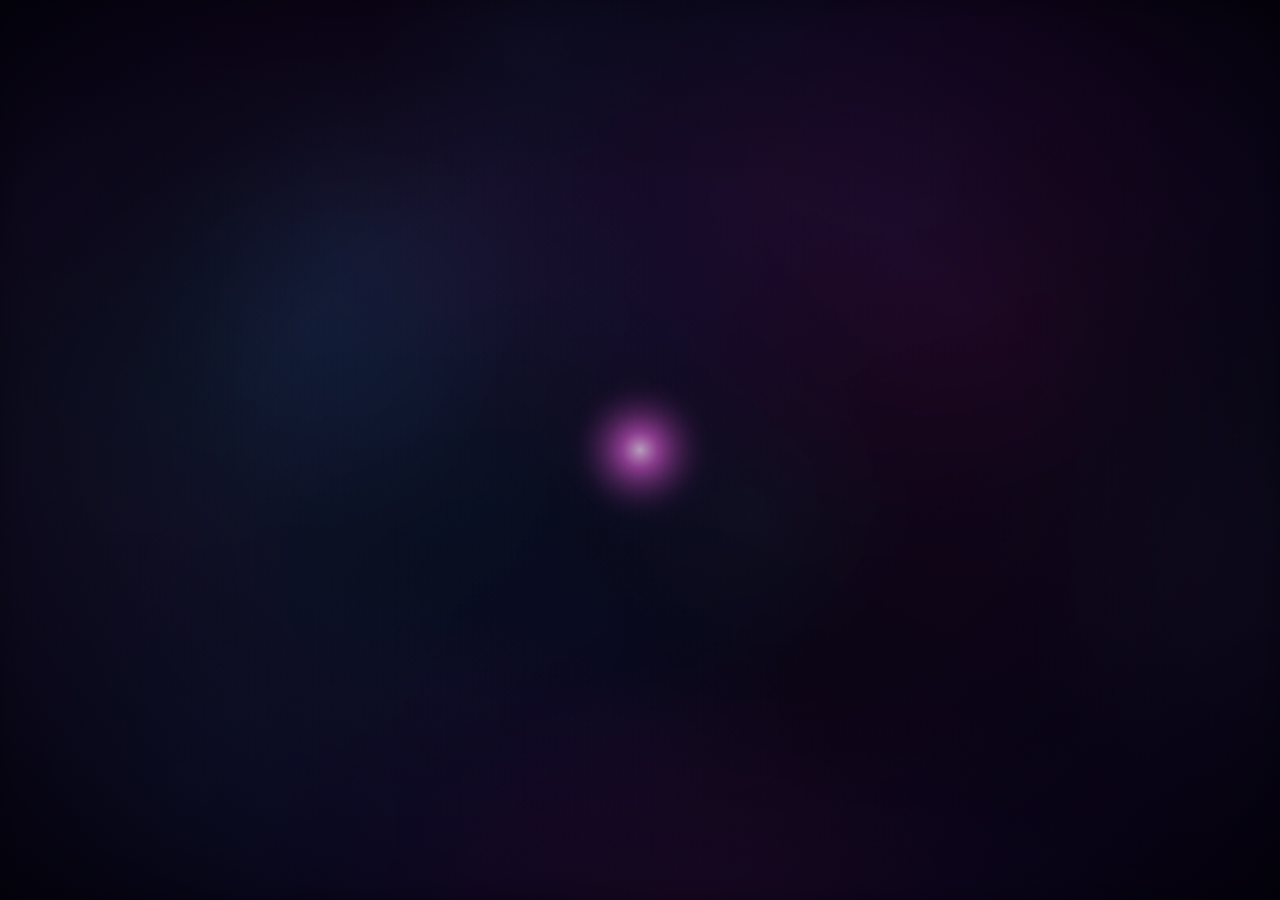
<file: requests/novem-mutationes/tools/novem.html>
<!DOCTYPE html>
<html lang="ru">
<head>
<meta charset="utf-8">
<meta name="viewport" content="width=device-width,initial-scale=1">
<title>Novem Mutationes</title>
<link rel="preconnect" href="https://fonts.googleapis.com">
<link rel="preconnect" href="https://fonts.gstatic.com" crossorigin>
<link href="https://fonts.googleapis.com/css2?family=Cinzel:wght@500;700&display=swap" rel="stylesheet">
<style>
  html,body{margin:0;height:100%;background:#04020b;overflow:hidden}
  canvas{position:fixed;inset:0;width:100%;height:100%;display:block}
  #vig{position:fixed;inset:0;pointer-events:none;
    background:radial-gradient(ellipse at center,rgba(0,0,0,0) 42%,rgba(4,0,14,.55) 78%,rgba(2,0,8,.92) 100%)}
  #ui{position:fixed;left:0;right:0;bottom:0;display:flex;flex-direction:column;opacity:0;transition:opacity .6s;
    font:15px Cinzel,Georgia,serif;z-index:5}
  #ui.show{opacity:1}
  #btns{display:flex;gap:8px;justify-content:flex-end;align-items:center;padding:8px 14px 10px}
  #ui button{background:rgba(8,4,22,.78);color:#8fe9ff;border:1px solid rgba(120,200,255,.45);font:inherit;padding:4px 11px;cursor:pointer}
  #ui button:hover{background:rgba(40,16,70,.9);color:#ffd36e;border-color:rgba(255,200,110,.6)}
  #ui span{color:rgba(150,210,255,.55);margin-left:4px;letter-spacing:.06em}
  #tl{position:relative;height:4px;background:rgba(120,200,255,.15)}
  #tlFill{height:100%;width:0;background:linear-gradient(90deg,#3fd8ff,#ff4fd8,#ffd36e)}
  #tl i{position:absolute;top:-3px;width:1px;height:10px;background:rgba(255,220,140,.7)}
</style>
</head>
<body>
<canvas id="c"></canvas>
<div id="vig"></div>
<div id="ui">
  <div id="btns">
    <button data-a="restart" title="R">Сначала</button>
    <button data-a="loop" id="bLoop" title="L">Повтор: вкл</button>
    <button data-a="pause" title="P, пробел">Пауза</button>
    <button data-a="fs" title="F">Во весь экран</button>
    <span>R · L · P · F</span>
  </div>
  <div id="tl"><div id="tlFill"></div></div>
</div>
<script>
'use strict';
/* Novem Mutationes — обряд Изменяющего Пути на квазикристалле де Брёйна.
   Цикл 108,8 с (68 тактов по 1,6 с при 150 уд/мин); все события — на постоянных отметках (кратных 0,1 с, большинство — 0,8 с).
   Часы обряда идут по настоящему времени (без ограничения шага кадра), всё «случайное» — из сеянного генератора:
   при каждом прогоне — тот же обряд. Сюжет: из точки вырастает кристалл; закон утверждается; девять перемен закона
   всё чаще; откровение — все сдвиги сходятся, мозаика становится строго девятикратной, девять нитей складываются в
   нонаграмму, открывается Око; буря девяти каскадов переворачивает всё — и всё оказывается прежним; кристалл
   сворачивается в точку. Конец сходится с началом. */
const TAU = Math.PI * 2;
const clamp = (x, a = 0, b = 1) => x < a ? a : x > b ? b : x;
const lerp = (a, b, t) => a + (b - a) * t;
const easeIO = t => t < .5 ? 2 * t * t : 1 - Math.pow(-2 * t + 2, 2) / 2;
const lin = (a, b, x) => clamp((x - a) / (b - a));
const sm = (a, b, x) => { const u = lin(a, b, x); return u * u * (3 - 2 * u); };
function mulberry(seed) { return () => { seed |= 0; seed = seed + 0x6D2B79F5 | 0; let q = Math.imul(seed ^ seed >>> 15, 1 | seed);
  q = q + Math.imul(q ^ q >>> 7, 61 | q) ^ q; return ((q ^ q >>> 14) >>> 0) / 4294967296; }; }
const R0 = mulberry(9999);                                    // структура обряда — всегда одна и та же
const srnd = (a, b) => a + R0() * (b - a);
function mk(w, h) { const c = document.createElement('canvas'); c.width = Math.max(1, Math.ceil(w)); c.height = Math.max(1, Math.ceil(h)); return c; }

const disp = document.getElementById('c'), dctx = disp.getContext('2d');
const bloomC = mk(1, 1), bctx = bloomC.getContext('2d');
let W, H, DPR, CX, CY, A, RAD, neb;
const RITE_LEN = 108.8, BEAT = 1.6;
let rt = 0;                                                   // часы обряда

/* ---------- законы и девять перемен ---------- */
const LAW0 = { n: 9, fill: 1, arcs: 0, hue: 0 };
const MUT = [   // [время, закон]; интервалы сжимаются на 0,8 с: 7.2, 6.4, 5.6 … 1.6
  [24.0, { n: 7, fill: .8, arcs: .5, hue: 40 }],
  [31.2, { n: 9, fill: .25, arcs: 1, hue: 0 }],
  [37.6, { n: 11, fill: .3, arcs: 1, hue: 260 }],
  [43.2, { n: 5, fill: .9, arcs: .4, hue: 200 }],
  [48.0, { n: 9, fill: 1, arcs: .35, hue: 150 }],
  [52.0, { n: 7, fill: .3, arcs: 1, hue: 300 }],
  [55.2, { n: 11, fill: .8, arcs: .6, hue: 80 }],
  [57.6, { n: 5, fill: .3, arcs: 1, hue: 220 }],
  [59.2, LAW0]                                                // девятая — возврат к первому закону
];
const MUT_END = 60.8;
MUT.forEach(([t0, L], i) => {
  const next = i + 1 < MUT.length ? MUT[i + 1][0] : MUT_END;
  L.dur = Math.min(3.6, (next - t0) * .85);
  const ang = srnd(0, TAU), r = i === 8 ? 0 : srnd(.1, .34);
  L.ox = Math.cos(ang) * r; L.oy = Math.sin(ang) * r;     // в долях min(W,H)
});

/* ---------- фазоны ---------- */
const NMAX = 11, GAL = .3;                                    // GAL — общий сдвиг в откровении: мозаика строго девятикратна
const gam0 = Array.from({ length: NMAX }, () => srnd(-.5, .5));
const gW = Array.from({ length: NMAX }, () => srnd(.03, .07)), gP = Array.from({ length: NMAX }, () => srnd(0, TAU));
const gCasc = new Float64Array(NMAX), gam = new Float64Array(NMAX);
let cascades = [];
const CASCADES = [   // [время, семейство, направление, длительность]
  [33.6, 3, 1, 3.2], [45.6, 6, -1, 2.4], [53.6, 1, 1, 1.6],
  ...Array.from({ length: 9 }, (_, j) => [74.4 + j * .8, j, 1, 3.2])      // буря: каждое семейство — ровно на период
];
function updGamma() {
  const al = sm(60.8, 64.0, rt) * (1 - sm(88.0, 92.0, rt));
  for (let j = 0; j < NMAX; j++) gam[j] = lerp(gam0[j] + .24 * Math.sin(rt * gW[j] + gP[j]), GAL, al) + gCasc[j];
}
function updCascades() {
  for (const c of cascades) gCasc[c.j] = c.base + c.dir * easeIO(clamp((rt - c.t0) / c.dur));
  cascades = cascades.filter(c => { if (rt - c.t0 >= c.dur) { gCasc[c.j] = c.base + c.dir; return false; } return true; });
}

/* ---------- мозаика де Брёйна ---------- */
const CAP = 70000;
function makeTiling(n) {
  const E = Array.from({ length: n }, (_, j) => [Math.cos(TAU * j / n - Math.PI / 2), Math.sin(TAU * j / n - Math.PI / 2)]);
  const pairs = [];
  const ang = (x, y) => Math.atan2(y, x), norm = x => { while (x > Math.PI) x -= TAU; while (x <= -Math.PI) x += TAU; return x; };
  for (let r = 0; r < n; r++) for (let s = r + 1; s < n; s++) {
    const er = E[r], es = E[s], d = s - r, cosv = er[0] * es[0] + er[1] * es[1];
    const arcs = cosv > 0
      ? [[0, 0, ang(er[0], er[1]), norm(ang(es[0], es[1]) - ang(er[0], er[1]))],
         [1, 1, ang(-er[0], -er[1]), norm(ang(-es[0], -es[1]) - ang(-er[0], -er[1]))]]
      : [[1, 0, ang(-er[0], -er[1]), norm(ang(es[0], es[1]) - ang(-er[0], -er[1]))],
         [0, 1, ang(er[0], er[1]), norm(ang(-es[0], -es[1]) - ang(er[0], er[1]))]];
    pairs.push({ r, s, type: Math.min(d, n - d), det: er[0] * es[1] - er[1] * es[0], arcs });
  }
  return { n, E, pairs, cnt: 0, X: new Float32Array(CAP), Y: new Float32Array(CAP), P: new Uint16Array(CAP),
    KR: new Int16Array(CAP), KS: new Int16Array(CAP), KEY: new Float64Array(CAP), prev: new Map(), flash: new Map() };
}
const tilings = {};
const tilingFor = n => tilings[n] || (tilings[n] = makeTiling(n));
function build(T, a, rad, detect) {
  const { n, E, pairs } = T, pR = rad / (a * n / 2) + 2;
  let c = 0;
  for (let pi = 0; pi < pairs.length; pi++) {
    const { r, s, det } = pairs[pi], er = E[r], es = E[s], gr = gam[r], gs = gam[s];
    const k0r = Math.floor(-pR - gr), k1r = Math.ceil(pR - gr), k0s = Math.floor(-pR - gs), k1s = Math.ceil(pR - gs);
    for (let kr = k0r; kr <= k1r; kr++) {
      const cr = kr + gr;
      for (let ks = k0s; ks <= k1s; ks++) {
        const cs = ks + gs, px = (cr * es[1] - cs * er[1]) / det, py = (er[0] * cs - es[0] * cr) / det;
        if (px * px + py * py > pR * pR) continue;
        let bx = 0, by = 0;
        for (let j = 0; j < n; j++) {
          const K = j === r ? kr : j === s ? ks : Math.ceil(px * E[j][0] + py * E[j][1] - gam[j]);
          bx += K * E[j][0]; by += K * E[j][1];
        }
        bx *= a; by *= a;
        const mx = bx + (er[0] + es[0]) * a / 2, my = by + (er[1] + es[1]) * a / 2;
        if (mx * mx + my * my > rad * rad || c >= CAP) continue;
        const key = (pi * 4096 + (kr + 2048)) * 4096 + (ks + 2048);
        T.X[c] = bx; T.Y[c] = by; T.P[c] = pi; T.KR[c] = kr; T.KS[c] = ks; T.KEY[c] = key;
        if (detect) {
          const h = Math.round(bx / a * 7) * 131 + Math.round(by / a * 7), p = T.prev.get(key);
          if (p !== undefined && p !== h) T.flash.set(key, rt);
          T.prev.set(key, h);
        }
        c++;
      }
    }
  }
  T.cnt = c;
  if (T.prev.size > 3 * c + 5000) T.prev.clear();
}

/* ---------- краски ---------- */
const BASEHUE = [196, 172, 300, 44, 262, 220];
const LEV = 10;
function tileColor(type, lev, hueRot, alpha) {
  const f = lev / (LEV - 1), h = BASEHUE[(type - 1) % BASEHUE.length] + hueRot + (f - .5) * 80;
  const needle = type === 4, L = needle ? 34 + 14 * f : 9 + 4 * type + 13 * f * f;
  return `hsla(${h.toFixed(1)},${needle ? 95 : 72}%,${L.toFixed(1)}%,${alpha})`;
}
const buckets = Array.from({ length: 6 * LEV }, () => []);
const tileCenter = (T, i, a) => { const pr = T.pairs[T.P[i]], er = T.E[pr.r], es = T.E[pr.s];
  return [T.X[i] + (er[0] + es[0]) * a / 2, T.Y[i] + (er[1] + es[1]) * a / 2]; };
function quadPath(x, T, i, a) {
  const pr = T.pairs[T.P[i]], er = T.E[pr.r], es = T.E[pr.s], bx = T.X[i], by = T.Y[i];
  x.moveTo(bx, by); x.lineTo(bx + er[0] * a, by + er[1] * a); x.lineTo(bx + (er[0] + es[0]) * a, by + (er[1] + es[1]) * a);
  x.lineTo(bx + es[0] * a, by + es[1] * a); x.closePath();
}

/* reveal — радиус, внутри которого кристалл уже есть (рост из точки / сворачивание) */
function drawTiling(x, T, L, a, alphaMul, reveal) {
  const { pairs, E, cnt } = T, vis = new Uint8Array(cnt), BAND = a * 3, front = [];
  let nv = 0;
  for (let i = 0; i < cnt; i++) {
    const [cx, cy] = tileCenter(T, i, a), d = Math.sqrt(cx * cx + cy * cy), q = (reveal - d) / BAND;
    if (q >= 1) { vis[i] = 1; nv++; } else if (q > 0) front.push([i, q * q * (3 - 2 * q)]);
  }
  drawFront(x, T, L, a, alphaMul, front);
  if (!nv) return;
  if (L.fill > .01) {
    for (const b of buckets) b.length = 0;
    const ph = rt * .25;
    for (let i = 0; i < cnt; i++) {
      if (!vis[i]) continue;
      const pr = pairs[T.P[i]], cx = T.X[i], cy = T.Y[i];
      const v = Math.sin((cx * .0021 + cy * .0013) / DPR + ph) * .5 + Math.sin((cx * -.0009 + cy * .0024) / DPR - ph * .7) * .5;
      buckets[(pr.type - 1) * LEV + clamp(Math.floor((v * .5 + .5) * LEV), 0, LEV - 1)].push(i);
    }
    for (let bi = 0; bi < buckets.length; bi++) {
      const b = buckets[bi]; if (!b.length) continue;
      x.beginPath(); for (const i of b) quadPath(x, T, i, a);
      x.fillStyle = tileColor(Math.floor(bi / LEV) + 1, bi % LEV, L.hue, (.85 * L.fill * alphaMul).toFixed(3)); x.fill();
    }
  }
  x.beginPath(); for (let i = 0; i < cnt; i++) if (vis[i]) quadPath(x, T, i, a);
  x.lineWidth = Math.max(1, .9 * DPR); x.strokeStyle = `rgba(120,210,255,${(.2 + .16 * L.fill) * alphaMul})`; x.stroke();
  if (L.arcs > .01) {
    x.beginPath(); const ra = a / 2;
    for (let i = 0; i < cnt; i++) {
      if (!vis[i]) continue;
      const pr = pairs[T.P[i]], er = E[pr.r], es = E[pr.s], bx = T.X[i], by = T.Y[i];
      for (const [cu, cv, a0, sw] of pr.arcs) {
        const vx0 = bx + (cu * er[0] + cv * es[0]) * a, vy0 = by + (cu * er[1] + cv * es[1]) * a;
        x.moveTo(vx0 + Math.cos(a0) * ra, vy0 + Math.sin(a0) * ra); x.arc(vx0, vy0, ra, a0, a0 + sw, sw < 0);
      }
    }
    x.save(); x.globalCompositeOperation = 'lighter'; x.lineCap = 'round';
    x.lineWidth = Math.max(2, 2.6 * DPR); x.strokeStyle = `hsla(${44 + L.hue * .15},100%,58%,${.5 * L.arcs * alphaMul})`; x.stroke();
    x.lineWidth = Math.max(1, .9 * DPR); x.strokeStyle = `hsla(${50 + L.hue * .15},100%,86%,${.8 * L.arcs * alphaMul})`; x.stroke();
    x.restore();
  }
  x.save(); x.globalCompositeOperation = 'lighter';
  for (let i = 0; i < cnt; i++) {
    if (!vis[i]) continue;
    const [cx, cy] = tileCenter(T, i, a), d = Math.sqrt(cx * cx + cy * cy);
    const ft = T.flash.get(T.KEY[i]);
    let q = 0, hh = 185;
    if (ft !== undefined) { const age = rt - ft; if (age > .7 || age < 0) T.flash.delete(T.KEY[i]); else { q = 1 - age / .7; hh = T.pairs[T.P[i]].type === 4 ? 46 : 185 + 60 * Math.sin(T.KEY[i]); } }
    if (q <= 0) continue;
    x.beginPath(); quadPath(x, T, i, a);
    x.fillStyle = `hsla(${hh},100%,70%,${.28 * q * q * alphaMul})`; x.fill();
    x.lineWidth = 1.3 * DPR; x.strokeStyle = `hsla(${hh},100%,85%,${.9 * q * alphaMul})`; x.stroke();
  }
  x.restore();
}

/* фронт роста: ромбы проступают из света — сперва светящийся контур, затем стекло */
function drawFront(x, T, L, a, alphaMul, front) {
  if (!front.length) return;
  for (const [i, q] of front) {
    const pr = T.pairs[T.P[i]];
    x.beginPath(); quadPath(x, T, i, a);
    if (L.fill > .01) { x.fillStyle = tileColor(pr.type, 5, L.hue, (.85 * L.fill * alphaMul * q).toFixed(3)); x.fill(); }
    x.save(); x.globalCompositeOperation = 'lighter';
    const glow = Math.sin(Math.PI * q);    // свет сильнее всего посередине полосы проявления
    x.fillStyle = `rgba(255,200,250,${(.22 * glow * alphaMul).toFixed(3)})`; x.fill();
    x.lineWidth = Math.max(1, .9 * DPR); x.strokeStyle = `rgba(200,235,255,${((.15 + .5 * glow) * q * alphaMul).toFixed(3)})`; x.stroke();
    x.restore();
  }
}

/* ---------- нити судьбы ---------- */
let threads = [];
function threadPts(T, j, k, a) {
  const e = T.E[j], dx = -e[1], dy = e[0], pts = [];
  for (let i = 0; i < T.cnt; i++) {
    const pr = T.pairs[T.P[i]];
    if (!((pr.r === j && T.KR[i] === k) || (pr.s === j && T.KS[i] === k))) continue;
    const [cx, cy] = tileCenter(T, i, a); pts.push([cx * dx + cy * dy, cx, cy, i]);
  }
  pts.sort((p, q) => p[0] - q[0]); return pts;
}
function drawThreads(x, T, a, reveal) {
  x.save(); x.globalCompositeOperation = 'lighter'; x.lineJoin = 'round'; x.lineCap = 'round';
  for (const th of threads) {
    if (th.n !== T.n) continue;
    const age = rt - th.t0, env = sm(0, 1.6, age) * (1 - sm(th.t1 - th.t0 - 1.6, th.t1 - th.t0, age));
    if (env <= 0 || age < 0) continue;
    const k = th.k ?? Math.round(th.c - gam[th.j]);
    const pts = threadPts(T, th.j, k, a).filter(p => p[1] * p[1] + p[2] * p[2] <= reveal * reveal);
    if (pts.length < 2) continue;
    if (th.c !== undefined) {   // в откровении: лента ромбов и сама прямая — девять прямых складываются в нонаграмму
      x.beginPath(); for (const p of pts) quadPath(x, T, p[3], a);
      x.fillStyle = `hsla(${th.hue},100%,60%,${.16 * env})`; x.fill();
      const e = T.E[th.j], d = T.n / 2 * a * (k + gam[th.j]), L = Math.sqrt(Math.max(0, reveal * reveal - d * d));
      if (L > 0) {
        x.beginPath(); x.moveTo(e[0] * d - e[1] * L, e[1] * d + e[0] * L); x.lineTo(e[0] * d + e[1] * L, e[1] * d - e[0] * L);
        x.strokeStyle = `hsla(${th.hue},100%,70%,${.3 * env})`; x.lineWidth = 9 * DPR; x.stroke();
        x.strokeStyle = `hsla(${th.hue},100%,86%,${.9 * env})`; x.lineWidth = 1.8 * DPR; x.stroke();
      }
      continue;
    }
    x.beginPath(); x.moveTo(pts[0][1], pts[0][2]); for (const p of pts) x.lineTo(p[1], p[2]);
    x.strokeStyle = `hsla(${th.hue},100%,62%,${.24 * env * th.w})`; x.lineWidth = 7 * DPR; x.stroke();
    x.strokeStyle = `hsla(${th.hue},100%,74%,${.8 * env * th.w})`; x.lineWidth = 1.7 * DPR; x.stroke();
    const N = pts.length;
    for (let m = 0; m < 3; m++) {
      const f = ((rt * th.speed + th.off + m / 3) % 1) * (N - 1), i0 = Math.floor(f), q = f - i0;
      const px = lerp(pts[i0][1], pts[Math.min(N - 1, i0 + 1)][1], q), py = lerp(pts[i0][2], pts[Math.min(N - 1, i0 + 1)][2], q);
      const g = x.createRadialGradient(px, py, 0, px, py, 14 * DPR);
      g.addColorStop(0, `hsla(${th.hue},100%,88%,${env})`); g.addColorStop(1, 'rgba(0,0,0,0)');
      x.fillStyle = g; x.beginPath(); x.arc(px, py, 14 * DPR, 0, TAU); x.fill();
    }
  }
  x.restore();
}

/* ---------- очи ---------- */
let eyes = [];
function drawEyes(x, rot) {
  const gx = Math.cos(rt * .23) * W * .35, gy = Math.sin(rt * .31) * H * .3;
  for (const e of eyes) {
    const age = rt - e.t0; if (age < 0 || rt > e.t1) continue;
    let o = sm(0, 1.0, age) * (1 - sm(e.t1 - e.t0 - .7, e.t1 - e.t0, age));
    const bp = (age % e.blink) / e.blink; if (age > 1.3 && bp > .93) o *= Math.abs(bp - .965) / .035;
    if (o <= .01) continue;
    const s = e.s * A, h = s * .62 * o, ex = e.x(), ey = e.y();
    x.save(); x.translate(ex, ey);
    x.beginPath(); x.moveTo(-s, 0); x.quadraticCurveTo(0, -h * 1.6, s, 0); x.quadraticCurveTo(0, h * 1.6, -s, 0); x.closePath();
    x.fillStyle = 'rgba(6,2,18,.9)'; x.fill();
    x.save(); x.clip();
    let dx = (e.big ? gx : -ex * .5 + gx * .3) - (e.big ? ex : 0), dy = (e.big ? gy : -ey * .5 + gy * .3) - (e.big ? ey : 0);
    const dl = Math.hypot(dx, dy) || 1, look = Math.min(1, dl / (s * 6)) * s * .32;
    dx = dx / dl * look; dy = dy / dl * look * .6;
    const ir = s * .5, g = x.createRadialGradient(dx, dy, 0, dx, dy, ir);
    g.addColorStop(0, '#fff3c0'); g.addColorStop(.35, '#ffc54a'); g.addColorStop(.7, '#1fc6d8'); g.addColorStop(1, '#2a0b55');
    x.fillStyle = g; x.beginPath(); x.arc(dx, dy, ir, 0, TAU); x.fill();
    x.strokeStyle = 'rgba(40,10,70,.8)'; x.lineWidth = Math.max(1, .9 * DPR);
    for (const k of [.62, .82]) {
      x.beginPath();
      for (let m = 0; m <= 9; m++) { const q = m / 9 * TAU + rt * (e.big ? .3 : -.5); const px = dx + Math.cos(q) * ir * k, py = dy + Math.sin(q) * ir * k; m ? x.lineTo(px, py) : x.moveTo(px, py); }
      x.stroke();
    }
    x.fillStyle = '#05010c'; x.beginPath(); x.ellipse(dx, dy, ir * .14, ir * .62, 0, 0, TAU); x.fill();
    x.restore();
    x.globalCompositeOperation = 'lighter';
    x.beginPath(); x.moveTo(-s, 0); x.quadraticCurveTo(0, -h * 1.6, s, 0); x.quadraticCurveTo(0, h * 1.6, -s, 0); x.closePath();
    x.strokeStyle = `rgba(255,80,220,${.75 * o})`; x.lineWidth = (e.big ? 2.6 : 1.4) * DPR; x.stroke();
    x.restore();
  }
}

/* ---------- туманность ---------- */
function makeNebula() {
  const S = Math.ceil(Math.hypot(W, H) / 3); neb = mk(S, S); const x = neb.getContext('2d'), rr = mulberry(77);
  x.fillStyle = '#04020b'; x.fillRect(0, 0, S, S);
  const cols = ['rgba(90,30,170,', 'rgba(20,80,200,', 'rgba(200,30,170,', 'rgba(10,140,160,', 'rgba(60,20,120,'];
  for (let i = 0; i < 70; i++) {
    const cx = rr() * S, cy = rr() * S, r = (.06 + rr() * .24) * S, g = x.createRadialGradient(cx, cy, 0, cx, cy, r), c = cols[(rr() * cols.length) | 0];
    g.addColorStop(0, c + (.05 + rr() * .11) + ')'); g.addColorStop(1, c + '0)'); x.fillStyle = g; x.fillRect(0, 0, S, S);
  }
}

/* ---------- подписи: собственное письмо обряда ----------
   Каждая латинская буква имеет свой знак шифра — из штрихов девяти направлений (тех же, что рёбра мозаики).
   Надпись появляется шифром, буквы вразнобой проходят через греческое начертание к латинице, держатся и уходят обратно.
   Время латиницы от надписи к надписи сокращается: обряд учит своей азбуке, а последнюю, единственную правдивую строку
   говорит только шифром. Подписи лгут картинке; «Quid est veritas?» переставляет буквы в свой ответ. */
const GREEK = { A: 'Α', B: 'Β', C: 'Κ', D: 'Δ', E: 'Ε', F: 'Φ', G: 'Γ', H: 'Η', I: 'Ι', K: 'Κ', L: 'Λ', M: 'Μ', N: 'Ν', O: 'Ω',
  P: 'Π', Q: 'Θ', R: 'Ρ', S: 'Σ', T: 'Τ', U: 'Υ', V: 'Υ', X: 'Ξ', Y: 'Ψ', Z: 'Ζ' };
const glyphCache = {};
const DIR9 = Array.from({ length: 9 }, (_, k) => (10 + 20 * k) * Math.PI / 180);   // направления рёбер мозаики (n = 9)
function cipherGlyph(ch) {               // знак шифра: стебель с ветвями или ломаная — только направлениями рёбер мозаики
  if (glyphCache[ch]) return glyphCache[ch];
  const r = mulberry(ch.charCodeAt(0) * 7919 + 101), segs = [], pickDir = (noVert) => { let k; do { k = (r() * 9) | 0; } while (noVert && k === 4); return DIR9[k]; };
  if (r() < .62) {
    const sx = (r() - .5) * .2; segs.push([sx, -.6, sx, .6]);
    for (let b = 0, nb = 1 + (r() * 2.4 | 0); b < nb; b++) {
      const ty = -.55 + r() * 1.1, a = pickDir(true), L = .38 + r() * .38, sg = r() < .5 ? -1 : 1;
      segs.push([sx, ty, sx + Math.cos(a) * L * sg, ty + Math.sin(a) * L * sg]);
    }
  } else {
    let x = (r() - .5) * .3, y = -.5;
    for (let k = 0, n = 3 + (r() < .4 ? 1 : 0); k < n; k++) {
      const a = pickDir(false), L = .5 + r() * .45; let sg = Math.sin(a) * (r() < .5 ? -1 : 1) >= 0 ? 1 : -1;
      if (y > .3) sg = Math.sin(a) > 0 ? -1 : 1;
      const nx = x + Math.cos(a) * L * sg, ny = y + Math.sin(a) * L * sg; segs.push([x, y, nx, ny]); x = nx; y = ny;
    }
  }
  const dot = r() < .3 ? [(r() - .5) * .4, r() < .5 ? -1 : 1] : null;
  let x0 = 1e9, x1 = -1e9, y0 = 1e9, y1 = -1e9;
  for (const [a, b, c, d] of segs) { x0 = Math.min(x0, a, c); x1 = Math.max(x1, a, c); y0 = Math.min(y0, b, d); y1 = Math.max(y1, b, d); }
  const sc = 1 / Math.max(y1 - y0, (x1 - x0) / .8, .3), mx = (x0 + x1) / 2, my = (y0 + y1) / 2;
  const g = { segs: segs.map(([a, b, c, d]) => [(a - mx) * sc, (b - my) * sc, (c - mx) * sc, (d - my) * sc]), dot };
  return (glyphCache[ch] = g);
}
/* изменчивость знака: истинная форма держится лишь мигами, в остальное время знак без конца перестраивается —
   поворачивается на шаги в 20°, отражается, гнёт штрихи, а иногда на миг прикидывается знаком другой буквы.
   Все превращения остаются в девяти направлениях мозаики. */
const ALPHA = 'ABCDEFGHILMNOPQRSTUVX';
const padSegs = (segs, n = 4) => { const out = segs.slice(0, n); while (out.length < n) { const l = out[out.length - 1]; out.push([l[2], l[3], l[2], l[3]]); } return out; };
const vCache = new Map();
function glyphVariant(ch, seed, v) {
  const key = ch + seed + ':' + v; let g = vCache.get(key); if (g) return g;
  if (vCache.size > 6000) vCache.clear();
  const r = mulberry(((seed * 977 + v * 131 + ch.charCodeAt(0) * 31) | 0) + 7);
  const base = r() < .22 ? cipherGlyph(ALPHA[(r() * ALPHA.length) | 0]) : cipherGlyph(ch);     // иногда — личина чужой буквы
  const rot = (((r() * 5) | 0) - 2) * Math.PI / 9, mir = r() < .3 ? -1 : 1, cr = Math.cos(rot), sr = Math.sin(rot);
  const segs = padSegs(base.segs).map(([a, b, c, d]) => {
    if (r() < .45) { const bt = (r() < .5 ? -1 : 1) * Math.PI / 9, dx = c - a, dy = d - b;         // изгиб штриха на 20°
      c = a + dx * Math.cos(bt) - dy * Math.sin(bt); d = b + dx * Math.sin(bt) + dy * Math.cos(bt); }
    const tr = (px, py) => { px *= mir; return [px * cr - py * sr, px * sr + py * cr]; };
    const [p1, q1] = tr(a, b), [p2, q2] = tr(c, d); return [p1, q1, p2, q2];
  });
  g = { segs, dot: r() < .5 ? base.dot : null };
  vCache.set(key, g); return g;
}
function blendGlyph(g1, g2, q) {
  const A1 = padSegs(g1.segs), A2 = padSegs(g2.segs);
  return { segs: A1.map((s1, k) => s1.map((v, m) => lerp(v, A2[k][m], q))), dot: q < .5 ? g1.dot : g2.dot };
}
const trap = (a, b, x, ramp = .22) => sm(a - ramp, a, x) * (1 - sm(b, b + ramp, x));
function stableness(c, i, age) {   // 1 — истинная форма; окна короткие
  const tin = c.order3[i] * IN + .25;
  let s = trap(tin, tin + .45, age);
  if (c.latin > 0) {
    const up = c.resolve + c.order[i] * RES, down = c.latinTo + c.order2[i] * OUT;
    s = Math.max(s, trap(up - .4, up + STEP, age), trap(down, down + STEP + .45, age));
  } else {
    s = Math.max(s, trap(c.dur - FADE - 1.3, c.dur - FADE - .7, age));                  // правда мелькает целиком лишь раз
    s = Math.max(s, trap(1.4 + c.order[i] * 2.2, 1.4 + c.order[i] * 2.2 + .35, age));  // и по букве — вразнобой
  }
  return s;
}
function liveGlyph(c, ci, i, ch, age) {
  const g0 = cipherGlyph(ch), st = stableness(c, i, age);
  if (st >= .999) return g0;
  const P = .42 + c.order2[i] * .2, u = age / P + c.order[i] * 3, v = Math.floor(u), f = easeIO(u - v);
  const gm = blendGlyph(glyphVariant(ch, ci * 53 + i, v), glyphVariant(ch, ci * 53 + i, v + 1), f);
  return st <= .001 ? gm : blendGlyph(gm, g0, st);
}

const CAPTIONS = [   // hold — сколько держится чистый шифр, latin — сколько держится латиница (0 — не проясняется вовсе)
  { t0: 3.2, s: 'In principio erat aenigma.', hold: .6, latin: 3.2 },
  { t0: 15.2, s: 'Lex una est.', hold: .6, latin: 2.8 },                         // ложь: впереди девять законов
  { t0: 26.4, s: 'Nihil mutatur.', hold: .8, latin: 2.0 },                       // ложь: под волнами перемен
  { t0: 40.0, s: 'Novem viae, una porta.', hold: .8, latin: 1.6 },
  { t0: 54.4, s: 'Quid est veritas?', hold: 1.0, latin: 2.4 },                   // загадка
  { t0: 61.6, s: 'Quid est veritas?', hold: .4, latin: 4.0, anagram: { to: 'Est vir qui adest.', at: 1.0, dur: 1.8 } },  // и её разгадка
  { t0: 70.4, s: 'Qui videt, videtur.', hold: 1.0, latin: 1.4 },
  { t0: 77.6, s: 'Nihil mutatur.', hold: 1.0, latin: 1.0 },                      // ложь: в разгар бури
  { t0: 84.8, s: 'Omnia mutata sunt.', hold: 1.0, latin: .9 },                   // ложь: всё в точности прежнее
  { t0: 96.0, s: 'Omnia mutantur, nihil interit.', hold: 4.6, latin: 0 }         // правда — только шифром
];
const IN = .6, RES = .7, STEP = .5, OUT = .7, FADE = .6;
for (const c of CAPTIONS) {
  c.resolve = IN + c.hold;                                 // начало прояснения (от t0)
  c.latinFrom = c.resolve + RES + STEP;                    // с этого мига читается вся строка
  c.latinTo = c.latinFrom + c.latin;
  c.dur = c.latin > 0 ? c.latinTo + OUT + STEP + FADE : IN + c.hold + FADE;
  c.order = [...c.s].map(() => R0()); c.order2 = [...c.s].map(() => R0()); c.order3 = [...c.s].map(() => R0());
}
let caps = [];
// раскладка строки по одинаковым ячейкам: у шифра, греческого и латиницы — одно место
function layout(str, cw) {
  const out = []; let w = 0;
  for (const ch of str.toUpperCase()) { const adv = ch === ' ' ? cw * .55 : /[.,?!]/.test(ch) ? cw * .45 : cw; out.push({ ch, x: w + adv / 2 }); w += adv; }
  for (const o of out) o.x -= w / 2;
  return out;
}
function drawCipher(x, g, px, py, fs, a) {
  if (a <= .01) return;
  const k = fs * .74;
  x.save(); x.globalAlpha = a; x.lineCap = 'round'; x.lineJoin = 'round';
  x.shadowColor = 'rgba(255,60,210,.9)'; x.shadowBlur = 12 * DPR; x.strokeStyle = '#f6e7c2'; x.lineWidth = Math.max(1.5, fs * .085);
  x.beginPath(); for (const [a1, b1, c1, d1] of g.segs) { x.moveTo(px + a1 * k, py + b1 * k); x.lineTo(px + c1 * k, py + d1 * k); } x.stroke();
  if (g.dot) { const dx = px + g.dot[0] * k, dy = py + g.dot[1] * k * .72, r = fs * .07;
    x.fillStyle = '#ffd36e'; x.beginPath(); x.moveTo(dx, dy - r * 1.6); x.lineTo(dx + r * .6, dy); x.lineTo(dx, dy + r * 1.6); x.lineTo(dx - r * .6, dy); x.closePath(); x.fill(); }
  x.restore();
}
function drawLetter(x, ch, m, px, py, fs, glyph) {   // m: 0 — шифр, 1 — греческий, 2 — латиница
  if (/[.,?!]/.test(ch)) { const a = clamp(m - 1); if (a > .01) { x.globalAlpha *= a; x.font = `600 ${Math.round(fs)}px Cinzel, Georgia, serif`;
    x.fillStyle = '#f6e7c2'; x.fillText(ch, px, py); } return; }
  const base = x.globalAlpha;
  drawCipher(x, glyph || cipherGlyph(ch), px, py, fs, clamp(1 - m) * base);
  const wg = clamp(1 - Math.abs(m - 1)), wl = clamp(m - 1);
  x.shadowColor = 'rgba(255,60,210,.85)'; x.shadowBlur = 14 * DPR;
  if (wg > .01) { x.globalAlpha = wg * base; x.font = `600 ${Math.round(fs * .92)}px Georgia, "DejaVu Serif", serif`; x.fillStyle = '#bfefff'; x.fillText(GREEK[ch] || ch, px, py); }
  if (wl > .01) { x.globalAlpha = wl * base; x.font = `600 ${Math.round(fs)}px Cinzel, Georgia, serif`; x.fillStyle = '#f6e7c2'; x.fillText(ch, px, py); }
  x.globalAlpha = 1; x.shadowBlur = 0;
}
function letterMorph(c, i, age) {             // форма буквы в миг age
  if (c.latin <= 0) return 0;
  const up = c.resolve + c.order[i] * RES, down = c.latinTo + c.order2[i] * OUT;
  return 2 * sm(up, up + STEP, age) * (1 - sm(down, down + STEP, age));
}
function drawCaptions(x) {
  const fs = Math.round(H * .044), cw = fs * .8, py = H * .9;
  x.save(); x.textAlign = 'center'; x.textBaseline = 'middle';
  let band = 0; for (const c of caps) { const age = rt - c.t0; if (age >= 0 && age <= c.dur) band = Math.max(band, sm(0, .5, age) * (1 - sm(c.dur - .5, c.dur, age))); }
  if (band > 0) {   // тёмная полоса под надписью — чтобы читалась поверх пёстрой мозаики
    const g = x.createLinearGradient(0, py - fs * 1.9, 0, py + fs * 1.7);
    g.addColorStop(0, 'rgba(4,2,11,0)'); g.addColorStop(.35, `rgba(4,2,11,${.72 * band})`); g.addColorStop(.7, `rgba(4,2,11,${.72 * band})`); g.addColorStop(1, 'rgba(4,2,11,0)');
    x.fillStyle = g; x.fillRect(0, py - fs * 1.9, W, fs * 3.6);
  }
  for (const c of caps) {
    const age = rt - c.t0; if (age < 0 || age > c.dur) continue;
    const src = layout(c.s, cw), ci = CAPTIONS.indexOf(c);
    let dst = null, mv = null;
    if (c.anagram) {   // буквы переезжают на места ответа (знаки препинания гаснут и появляются заново)
      dst = layout(c.anagram.to, cw);
      if (!c.map) {
        const used = new Set(); c.map = [];
        src.forEach((o, i) => { if (!/[A-Z]/.test(o.ch)) { c.map[i] = -1; return; }
          let best = -1, bd = 1e9; dst.forEach((q, j) => { if (q.ch === o.ch && !used.has(j)) { const d = Math.abs(q.x - o.x); if (d < bd) { bd = d; best = j; } } });
          used.add(best); c.map[i] = best; });
      }
      mv = age - (c.latinFrom + c.anagram.at);
    }
    const env = c.latin > 0 ? 1 - sm(c.dur - FADE, c.dur, age) : (1 - sm(c.dur - FADE, c.dur, age));
    src.forEach((o, i) => {
      if (o.ch === ' ') return;
      const tin = c.order3[i] * IN, ain = sm(tin, tin + .25, age) * env;
      if (ain <= .01) return;
      let m = letterMorph(c, i, age), px = CX + o.x, yy = py;
      if (mv !== null && mv > 0) {
        const j = c.map[i];
        if (j < 0) { m = Math.min(m, 2 * (1 - sm(0, .3, mv))); }
        else {
          const q = easeIO(clamp((mv - c.order[i] * .5) / (c.anagram.dur - .5)));
          const tx = CX + dst[j].x; px = lerp(px, tx, q); yy = py - Math.sin(Math.PI * q) * fs * (1.2 + .8 * ((i % 2) ? 1 : -1));
        }
      }
      const gl = m < 1 && /[A-Z]/.test(o.ch) ? liveGlyph(c, ci, i, o.ch, age) : null;
      x.save(); x.globalAlpha = ain; drawLetter(x, o.ch, m, px, yy, fs, gl); x.restore();
    });
    if (mv !== null && mv > 0) {   // знаки препинания ответа
      dst.forEach(q => { if (!/[.,?!]/.test(q.ch)) return;
        const a = sm(c.anagram.dur - .4, c.anagram.dur, mv) * env * (1 - sm(c.latinTo, c.latinTo + STEP, age));
        if (a > .01) { x.save(); x.globalAlpha = a; x.font = `600 ${fs}px Cinzel, Georgia, serif`; x.fillStyle = '#f6e7c2'; x.fillText(q.ch, CX + q.x, py); x.restore(); } });
    }
  }
  x.restore();
}

/* ---------- счётчик перемен: девять ромбов вверху ---------- */
function drawCounter(x, mutDone, dark) {
  const n = 9, sz = H * .022, gap = sz * 2.6, x0 = CX - gap * (n - 1) / 2, y0 = H * .055;
  const vis = sm(13.6, 15.2, rt) * (1 - sm(100.0, 101.6, rt));
  if (vis <= 0) return;
  x.save(); x.globalAlpha = vis;
  for (let i = 0; i < n; i++) {
    const cx = x0 + i * gap, lit = i < mutDone && i >= dark, ft = MUT[i][0], fl = Math.max(0, 1 - Math.abs(rt - ft) / .6) * (rt >= ft ? 1 : 0);
    x.beginPath(); x.moveTo(cx, y0 - sz); x.lineTo(cx + sz * .42, y0); x.lineTo(cx, y0 + sz); x.lineTo(cx - sz * .42, y0); x.closePath();
    x.lineWidth = DPR; x.strokeStyle = 'rgba(140,220,255,.6)'; x.stroke();
    if (lit) { x.fillStyle = `rgba(255,${200 + 55 * fl | 0},${110 + 140 * fl | 0},${.75 + .25 * fl})`; x.fill(); }
    if (fl > 0) { x.save(); x.globalCompositeOperation = 'lighter'; const g = x.createRadialGradient(cx, y0, 0, cx, y0, sz * 3);
      g.addColorStop(0, `rgba(255,120,230,${fl})`); g.addColorStop(1, 'rgba(0,0,0,0)'); x.fillStyle = g; x.fillRect(cx - sz * 3, y0 - sz * 3, sz * 6, sz * 6); x.restore(); }
  }
  const st = stageAt(rt);
  x.font = `500 ${Math.round(H * .021)}px Cinzel, Georgia, serif`; x.textAlign = 'center'; x.textBaseline = 'middle';
  x.fillStyle = 'rgba(160,220,255,.7)'; x.fillText(st[1] + ' · ' + st[2], CX, y0 + sz * 2.6);
  x.restore();
}

/* ---------- стадии и метки ---------- */
const STAGES = [[0, 'I', 'TENEBRAE'], [2.0, 'II', 'INITIUM'], [14.0, 'III', 'LEX'], [24.0, 'IV', 'MUTATIONES'],
  [60.8, 'V', 'REVELATIO'], [66.4, 'VI', 'OCULUS'], [74.4, 'VII', 'TEMPESTAS'], [84.0, 'VIII', 'NIHIL MUTATUM'], [88.0, 'IX', 'REDITUS']];
const stageAt = x => { let r = STAGES[0]; for (const s of STAGES) if (x >= s[0]) r = s; return r; };
const THREADS = [   // [начало, конец, семейство, k или c (через смещение), оттенок]
  { t0: 15.2, t1: 23.6, n: 9, j: 2, k: 1, hue: 44, w: 1, speed: .09, off: 0 },
  { t0: 17.6, t1: 23.6, n: 9, j: 6, k: -2, hue: 185, w: 1, speed: .07, off: .4 },
  ...Array.from({ length: 9 }, (_, j) => ({ t0: 62.4 + j * .2, t1: 87.2, n: 9, j, c: 2 + GAL, hue: 44, w: 1, speed: .06, off: j / 9 }))
];
function nonagonVertex(i) {          // вершины нонагона, который складывают девять нитей (в координатах мозаики)
  const n = 9, d = A * n / 2 * (2 + GAL) / Math.cos(Math.PI / n), ang = TAU * (i + .5) / n - Math.PI / 2;
  return [Math.cos(ang) * d, Math.sin(ang) * d];
}
const EYES = [
  { t0: 66.4, t1: 76.0, big: true, s: 4.2, blink: 4.1, x: () => 0, y: () => 0 },
  ...Array.from({ length: 9 }, (_, i) => ({ t0: 68.0 + i * .4, t1: 75.2, big: false, s: 1.15, blink: 2.3 + (i % 3) * .7,
    x: () => nonagonVertex(i)[0], y: () => nonagonVertex(i)[1] }))
];

/* ---------- журнал событий (для музыки): время — по расписанию ---------- */
const EVLOG = []; let lastStage = null, cueIdx = 0;
const ev = (type, data = {}) => EVLOG.push({ type, ...data, t: +(data.t ?? rt).toFixed(4) });
const CUES = [
  ...STAGES.map(s => [s[0], () => ev('stage', { t: s[0], num: s[1], name: s[2] })]),
  ...CAPTIONS.map(c => [c.t0, () => { caps.push(c); delete c.map;
    ev('caption', { t: c.t0, text: c.s, until: +(c.t0 + c.dur).toFixed(2),
      legible: c.latin > 0 ? [+(c.t0 + c.latinFrom).toFixed(2), +(c.t0 + c.latinTo).toFixed(2)] : null,
      ...(c.anagram ? { anagram: c.anagram.to, anagram_at: +(c.t0 + c.latinFrom + c.anagram.at).toFixed(2) } : {}) }); }]),
  ...MUT.map(([t0, L], i) => [t0, () => ev('mutation', { t: t0, index: i + 1, n: L.n, dur: +L.dur.toFixed(3) })]),
  ...CASCADES.map(([t0, j, dir, dur]) => [t0, () => { cascades.push({ j, t0, dur, dir, base: gCasc[j] }); ev('cascade', { t: t0, family: j, dur }); }]),
  ...EYES.map(e => [e.t0, () => ev('eye', { t: e.t0, big: e.big, until: e.t1 })]),
  ...THREADS.map(th => [th.t0, () => ev('thread', { t: th.t0, until: th.t1, family: th.j })]),
  [0.4, () => ev('point', { t: 0.4, note: 'точка света' })],
  [2.0, () => ev('growth', { t: 2.0, until: 14.0, note: 'кристалл растёт из точки' })],
  [60.8, () => ev('align', { t: 60.8, until: 64.0, note: 'все сдвиги сходятся: мозаика становится строго девятикратной' })],
  [88.0, () => ev('unalign', { t: 88.0, until: 92.0 })],
  [88.8, () => ev('shrink', { t: 88.8, until: 100.0, note: 'кристалл сворачивается' })],
  [102.4, () => ev('vanish', { t: 102.4, note: 'последний ромб гаснет в точку' })]
].sort((a, b) => a[0] - b[0]);

/* ---------- рост и сворачивание ---------- */
function revealAt(x) {
  if (x < 2.0) return 0;
  if (x < 14.0) return RAD * Math.pow(lin(2.0, 14.0, x), 1.7) + A * 3.5 * sm(2.0, 3.6, x);
  if (x < 88.8) return RAD * 3;
  if (x < 100.0) return RAD * Math.pow(1 - lin(88.8, 100.0, x), 1.7) + A * 3.5;
  if (x < 102.4) return A * 3.5 * (1 - sm(100.0, 102.4, x));
  return 0;
}

/* ---------- кадр ---------- */
let t = 0, last = performance.now(), paused = false, loopOn = true;
function resize() {
  DPR = Math.min(window.devicePixelRatio || 1, 1.5);
  W = disp.width = Math.floor(innerWidth * DPR); H = disp.height = Math.floor(innerHeight * DPR);
  bloomC.width = Math.ceil(W / 4); bloomC.height = Math.ceil(H / 4);
  CX = W / 2; CY = H / 2; A = Math.max(16 * DPR, Math.min(W, H) / 24); RAD = Math.hypot(W, H) / 2 + A * 2;
  makeNebula(); for (const k in tilings) { tilings[k].prev.clear(); tilings[k].flash.clear(); }
}
function riteRestart() {
  rt = 0; cueIdx = 0; caps = []; cascades = []; gCasc.fill(0); lastStage = null;
  threads = THREADS; eyes = EYES;
  for (const k in tilings) { tilings[k].prev.clear(); tilings[k].flash.clear(); }
}
const tlFill = document.getElementById('tlFill');
(() => { const tl = document.getElementById('tl');
  for (const [at, num, name] of STAGES) { const i = document.createElement('i'); i.style.left = (at / RITE_LEN * 100) + '%'; i.title = num + ' · ' + name; tl.appendChild(i); } })();

function step(rdt) {
  rt += rdt; t = rt;
  if (rt >= RITE_LEN) { if (loopOn) { const over = rt - RITE_LEN; riteRestart(); rt = t = over; ev('restart', { t: 0 }); } else rt = t = RITE_LEN; }
  while (cueIdx < CUES.length && CUES[cueIdx][0] <= rt) CUES[cueIdx++][1]();
  updCascades(); updGamma();
  tlFill.style.width = (rt / RITE_LEN * 100).toFixed(2) + '%';
}
function currentLaw() {      // закон, действующий на rt, и волна перемены, если идёт
  let L = LAW0, tr = null;
  for (let i = 0; i < MUT.length; i++) {
    const [t0, M] = MUT[i];
    if (rt >= t0 + M.dur) L = M;
    else if (rt >= t0) { tr = { M, q: easeIO((rt - t0) / M.dur) }; break; }
  }
  return { L, tr };
}
function render() {
  const x = dctx, rot = rt * .006;
  x.setTransform(1, 0, 0, 1, 0, 0); x.globalCompositeOperation = 'source-over'; x.globalAlpha = 1;
  x.fillStyle = '#04020b'; x.fillRect(0, 0, W, H);
  const nebA = sm(0, 2.4, rt) * (1 - sm(102.4, 106.4, rt));
  if (nebA > 0) { x.save(); x.translate(CX, CY); x.rotate(-rt * .004); x.globalAlpha = .9 * nebA;
    x.drawImage(neb, -neb.width * 1.6, -neb.height * 1.6, neb.width * 3.2, neb.height * 3.2); x.restore(); }
  x.globalAlpha = 1;
  const reveal = revealAt(rt);
  x.save(); x.translate(CX, CY); x.rotate(rot);
  // точка света: из неё всё выходит и в неё всё возвращается
  const pt = sm(0.4, 1.6, rt) * (1 - sm(3.6, 6.0, rt)) + sm(99.2, 101.6, rt) * (1 - sm(102.4, 105.6, rt));
  if (pt > 0) { const r = A * (1.2 + 1.5 * pt), g = x.createRadialGradient(0, 0, 0, 0, 0, r);
    g.addColorStop(0, `rgba(255,250,235,${pt})`); g.addColorStop(.25, `rgba(255,90,220,${.7 * pt})`); g.addColorStop(1, 'rgba(0,0,0,0)');
    x.save(); x.globalCompositeOperation = 'lighter'; x.fillStyle = g; x.beginPath(); x.arc(0, 0, r, 0, TAU); x.fill(); x.restore(); }
  if (reveal > 0) {
    const { L, tr } = currentLaw(), T = tilingFor(L.n);
    build(T, A, RAD, true);
    drawTiling(x, T, L, A, 1, reveal);
    drawThreads(x, T, A, reveal);
    if (tr) {
      const M = tr.M, T2 = tilingFor(M.n), ox = M.ox * Math.min(W, H), oy = M.oy * Math.min(W, H);
      const rr = tr.q * (RAD + Math.hypot(ox, oy)) + 1;
      build(T2, A, RAD, M.n === L.n);
      x.save(); x.beginPath(); x.arc(ox, oy, rr, 0, TAU); x.clip();
      x.fillStyle = 'rgba(4,2,11,.94)'; x.fillRect(-RAD, -RAD, RAD * 2, RAD * 2);
      drawTiling(x, T2, M, A, 1, reveal); drawThreads(x, T2, A, reveal);
      x.restore();
      x.save(); x.globalCompositeOperation = 'lighter';
      for (const [w, c] of [[26, 'rgba(255,60,210,.18)'], [10, 'rgba(80,230,255,.45)'], [2.5, 'rgba(255,240,255,.9)']]) {
        x.beginPath(); x.arc(ox, oy, rr, 0, TAU); x.lineWidth = w * DPR; x.strokeStyle = c; x.stroke();
      }
      x.restore();
    }
    drawEyes(x, rot);
  }
  // последний ромб гаснет вспышкой
  const van = Math.max(0, 1 - Math.abs(rt - 102.4) / .5);
  if (van > 0) { const g = x.createRadialGradient(0, 0, 0, 0, 0, A * 4); g.addColorStop(0, `rgba(255,240,255,${van})`); g.addColorStop(1, 'rgba(0,0,0,0)');
    x.save(); x.globalCompositeOperation = 'lighter'; x.fillStyle = g; x.beginPath(); x.arc(0, 0, A * 4, 0, TAU); x.fill(); x.restore(); }
  x.restore();
  // свечение
  bctx.clearRect(0, 0, bloomC.width, bloomC.height); bctx.filter = `blur(${Math.max(2, 3 * DPR)}px)`;
  bctx.drawImage(disp, 0, 0, bloomC.width, bloomC.height); bctx.filter = 'none';
  x.globalCompositeOperation = 'lighter'; x.globalAlpha = .45; x.drawImage(bloomC, 0, 0, W, H);
  x.globalAlpha = 1; x.globalCompositeOperation = 'source-over';
  // счётчик и подписи — поверх
  const done = MUT.filter(m => rt >= m[0]).length, dark = rt < 88.8 ? 0 : Math.min(9, Math.floor((rt - 88.8) / .8) + 1);
  drawCounter(x, done, dark);
  drawCaptions(x);
}
function frame(now) {
  requestAnimationFrame(frame);
  const rdt = (now - last) / 1000; last = now;   // часы обряда — по настоящему времени, без ограничения шага
  if (paused) return;
  step(rdt); render();
}
window.__ritus = { step, render, EVLOG: () => EVLOG, RITE_LEN, BEAT, STAGES,
  state: () => ({ rt, reveal: revealAt(rt) / RAD, law: currentLaw().L.n }), mtAt: x => x, beatTime: n => n * BEAT };

/* ---------- управление ---------- */
const ui = document.getElementById('ui'); let uiTimer = 0;
function showUI() { ui.classList.add('show'); clearTimeout(uiTimer); uiTimer = setTimeout(() => ui.classList.remove('show'), 2800); }
addEventListener('mousemove', showUI); addEventListener('touchstart', showUI, { passive: true });
function act(a) {
  if (a === 'restart') { riteRestart(); paused = false; }
  else if (a === 'loop') { loopOn = !loopOn; document.getElementById('bLoop').textContent = 'Повтор: ' + (loopOn ? 'вкл' : 'выкл'); }
  else if (a === 'pause') paused = !paused;
  else if (a === 'fs') { const d = document; (d.fullscreenElement ? d.exitFullscreen() : d.documentElement.requestFullscreen?.())?.catch?.(() => {}); }
}
ui.addEventListener('click', e => { const b = e.target.closest('button'); if (b) act(b.dataset.a); });
addEventListener('keydown', e => {
  const m = { ' ': 'pause', p: 'pause', 'з': 'pause', r: 'restart', 'к': 'restart', l: 'loop', 'д': 'loop', f: 'fs', 'а': 'fs' }[e.key.toLowerCase()];
  if (m) { e.preventDefault(); act(m); }
});
let rzT = 0; addEventListener('resize', () => { clearTimeout(rzT); rzT = setTimeout(resize, 150); });
resize(); riteRestart(); updGamma();
const fontsReady = Promise.race([document.fonts.load('600 20px Cinzel').catch(() => {}), new Promise(r => setTimeout(r, 2000))]);
fontsReady.then(() => requestAnimationFrame(n => { last = n; requestAnimationFrame(frame); }));
</script>
</body>
</html>
</file>
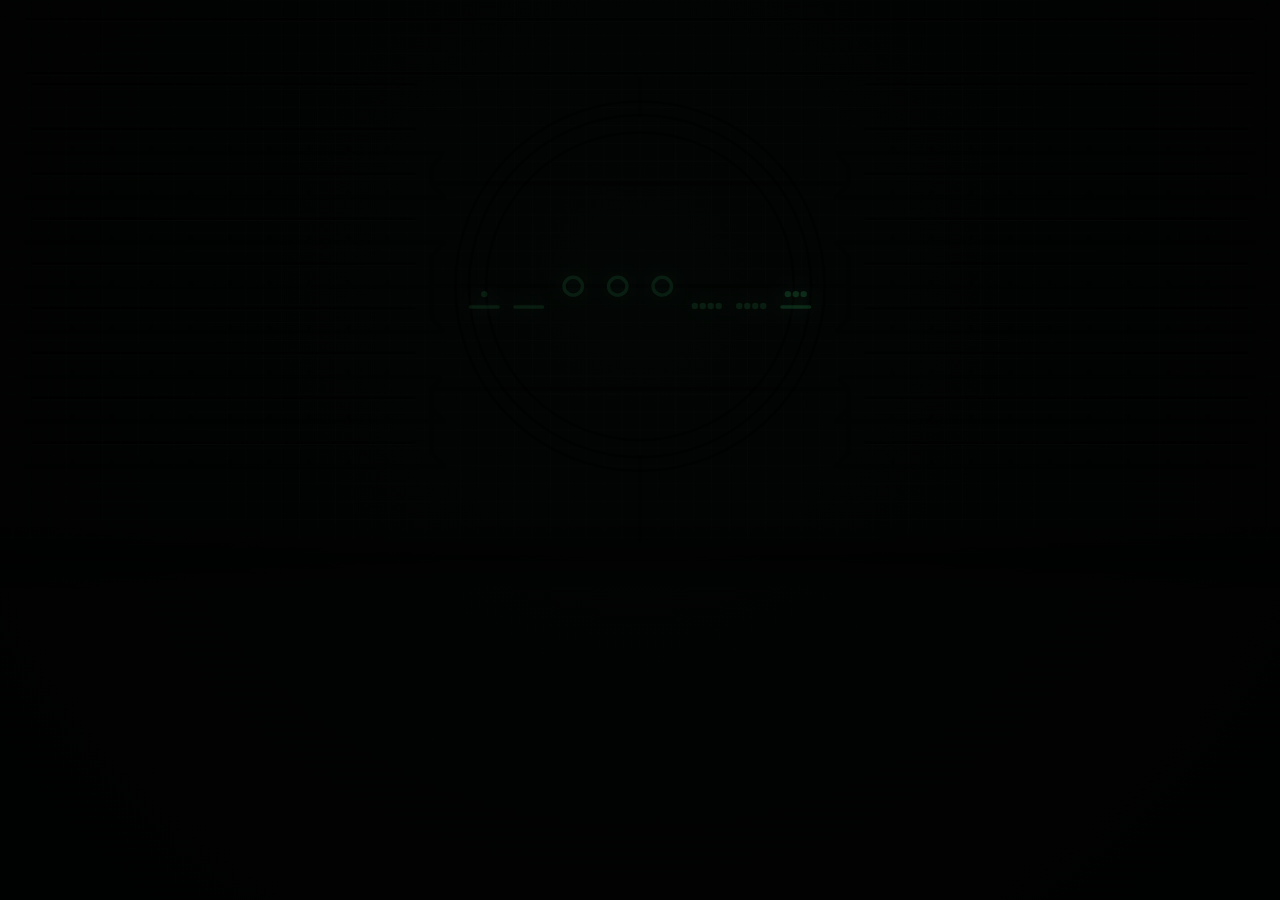
<file: requests/protocollum-excitationis/tools/protocol.html>
<!DOCTYPE html>
<html lang="ru">
<head>
<meta charset="utf-8">
<meta name="viewport" content="width=device-width,initial-scale=1">
<title>Protocollum Excitationis</title>
<style>
  html,body{margin:0;height:100%;background:#020403;overflow:hidden}
  canvas{position:fixed;inset:0;width:100%;height:100%;display:block}
  #ui{position:fixed;left:0;right:0;bottom:0;display:flex;flex-direction:column;opacity:0;transition:opacity .6s;
    font:13px/1 ui-monospace,"DejaVu Sans Mono",monospace;letter-spacing:.06em;z-index:5}
  #btns{display:flex;gap:8px;justify-content:flex-end;align-items:center;padding:8px 14px 10px}
  #tl{position:relative;height:4px;background:rgba(67,255,134,.15)}
  #tlFill{height:100%;width:0;background:#43ff86}
  #tl i{position:absolute;top:-3px;width:1px;height:10px;background:rgba(220,255,230,.7)}
  #ui.show{opacity:1}
  #ui button{background:rgba(2,8,5,.8);color:#5dff9a;border:1px solid rgba(67,255,134,.35);font:inherit;padding:6px 10px;cursor:pointer}
  #ui button:hover{background:rgba(10,40,24,.9);color:#d8ffe6}
  #ui span{color:rgba(93,255,154,.5);margin-left:4px}
</style>
</head>
<body>
<canvas id="c"></canvas>
<div id="ui">
  <div id="btns">
    <button data-a="restart" title="R">Сначала</button>
    <button data-a="loop" id="bLoop" title="L">Повтор: вкл</button>
    <button data-a="pause" title="P, пробел">Пауза</button>
    <button data-a="fs" title="F">Во весь экран</button>
    <span>R · L · P · F</span>
  </div>
  <div id="tl"><div id="tlFill"></div></div>
</div>
<script>
'use strict';
/* =============================== утилиты =============================== */
const TAU = Math.PI * 2;
const rnd = (a = 1, b) => b === undefined ? Math.random() * a : a + Math.random() * (b - a);
const pick = a => a[(Math.random() * a.length) | 0];
const clamp = (x, a = 0, b = 1) => x < a ? a : x > b ? b : x;
const lerp = (a, b, t) => a + (b - a) * t;
const sstep = (a, b, x) => { const u = clamp((x - a) / (b - a)); return u * u * (3 - 2 * u); };
function mulberry(a) { return () => { a |= 0; a = a + 0x6D2B79F5 | 0; let t = Math.imul(a ^ a >>> 15, 1 | a); t = t + Math.imul(t ^ t >>> 7, 61 | t) ^ t; return ((t ^ t >>> 14) >>> 0) / 4294967296; }; }
function mk(w, h) { const c = document.createElement('canvas'); c.width = Math.max(1, Math.ceil(w)); c.height = Math.max(1, Math.ceil(h)); return c; }

const COL = { light: '#43ff86', hot: '#e4ffec', dim: '#1d6e41', star: '#ffeec0', red: '#ff3b2c', redHot: '#ffd2c8' };

/* =============================== холсты =============================== */
const disp = document.getElementById('c'), dctx = disp.getContext('2d');
const lightC = mk(1, 1), lctx = lightC.getContext('2d');        // всё светящееся — на чёрном
const bloomC = mk(1, 1), bctx = bloomC.getContext('2d');
let amb, traceC, hallC;
let W, H, DPR, CX, HY, VY, RF, RT, g, rowH, WT, NR, NC, pitch, innerL, xbb, kk;

/* =============================== глифы =============================== */
// узлы: x ∈ {-1,0,1}, y ∈ {0..4}; глиф строго симметричен относительно вертикальной оси
let glyphSeq = 0;
function genGlyph(rng, asym = false) {
  const S = [];
  const mirror = s => {
    if (asym) return;
    if (s.t === 'l' && !(s.x1 === 0 && s.x2 === 0)) S.push({ t: 'l', x1: -s.x1, y1: s.y1, x2: -s.x2, y2: s.y2 });
    else if ((s.t === 'd' || s.t === 'c') && s.x !== 0) S.push({ ...s, x: -s.x });
  };
  if (rng() < .75 && !asym) { const a = (rng() * 2) | 0; S.push({ t: 'l', x1: 0, y1: a, x2: 0, y2: Math.min(4, a + 2 + ((rng() * 2) | 0)) }); }
  const nL = (asym ? 3 : 1) + ((rng() * 3) | 0);
  const dirs = [[1, 0], [-1, 0], [0, 1], [0, -1], [1, 1], [1, -1], [-1, 1], [-1, -1], [0, 2], [0, -2]];
  for (let i = 0, guard = 0; i < nL && guard < 40; guard++) {
    const x1 = asym ? ((rng() * 3) | 0) - 1 : -((rng() * 2) | 0), y1 = (rng() * 5) | 0;
    const [dx, dy] = dirs[(rng() * dirs.length) | 0], x2 = x1 + dx, y2 = y1 + dy;
    if (y2 < 0 || y2 > 4 || x2 < -1 || x2 > (asym ? 1 : 0)) continue;
    if (!asym && x1 === 0 && x2 === 0) continue;
    const s = { t: 'l', x1, y1, x2, y2 }; S.push(s); mirror(s); i++;
  }
  if (rng() < .4) S.push({ t: 'a', y: 1 + ((rng() * 3) | 0), up: rng() < .5, x: asym ? (rng() < .5 ? -.5 : .5) : 0 });
  if (rng() < .3) S.push({ t: 'c', x: asym ? ((rng() * 3) | 0) - 1 : 0, y: (rng() * 5) | 0, r: rng() < .5 ? .32 : .55 });
  if (rng() < .35) { const s = { t: 'd', x: -1, y: (rng() * 5) | 0 }; S.push(s); mirror(s); }
  if (S.length < 3) S.push({ t: 'l', x1: -1, y1: 4, x2: 1, y2: 4 });
  S.sort((a, b) => strokeY(a) - strokeY(b));
  return { S, id: ++glyphSeq, spr: null };
}
const strokeY = s => s.t === 'l' ? Math.min(s.y1, s.y2) : s.y;
// отрисовка штрихов: prog(k) — доля проведённости штриха, coll(k) — стягивание штриха в точку
function drawStrokes(x, gl, cx, cy, size, prog = null, coll = null) {
  const ux = size * .3, uy = size * .2, P = (nx, ny) => [cx + nx * ux, cy + (ny - 2) * uy];
  gl.S.forEach((s, k) => {
    const q = prog ? prog(k) : 1; if (q <= 0) return;
    const kc = coll ? coll(k) : 0; if (kc >= 1) return;
    x.beginPath();
    if (s.t === 'l') {
      let [x1, y1] = P(s.x1, s.y1), [x2, y2] = P(s.x2, s.y2);
      if (kc) { const mx = (x1 + x2) / 2, my = (y1 + y2) / 2; x1 = lerp(x1, mx, kc); y1 = lerp(y1, my, kc); x2 = lerp(x2, mx, kc); y2 = lerp(y2, my, kc); }
      x.moveTo(x1, y1); x.lineTo(lerp(x1, x2, q), lerp(y1, y2, q)); x.stroke();
    } else if (s.t === 'a') {
      const [ax, ay] = P(s.x, s.y), r = ux * (1 - kc), a0 = s.up ? 0 : Math.PI;
      x.arc(ax, ay, Math.max(.1, r), a0, a0 + Math.PI * q); x.stroke();
    } else if (s.t === 'c') {
      const [ax, ay] = P(s.x, s.y); x.arc(ax, ay, Math.max(.1, s.r * ux * (1 - kc)), -Math.PI / 2, -Math.PI / 2 + TAU * q); x.stroke();
    } else {
      const [ax, ay] = P(s.x, s.y); x.arc(ax, ay, Math.max(.3, x.lineWidth * .9 * q * (1 - kc)), 0, TAU); x.fill();
    }
  });
}
function glyphSprites(gl, size, col = COL.light) {
  const key = size + col;
  if (!gl.sprs) gl.sprs = new Map();
  if (gl.sprs.has(key)) return gl.sprs.get(key);
  const S = Math.ceil(size * 1.25), lw = Math.max(1.1, size * .055);
  const L = mk(S, S), lx = L.getContext('2d');
  lx.strokeStyle = lx.fillStyle = col; lx.lineWidth = lw; lx.lineCap = 'round'; lx.lineJoin = 'round';
  drawStrokes(lx, gl, S / 2, S / 2, size);
  const G = mk(S, S), gx = G.getContext('2d'); gx.lineCap = 'round';
  gx.strokeStyle = gx.fillStyle = 'rgba(0,0,0,.75)'; gx.lineWidth = lw * 2.7; drawStrokes(gx, gl, S / 2, S / 2, size);
  gx.strokeStyle = gx.fillStyle = 'rgba(120,200,160,.11)'; gx.lineWidth = lw * .7; drawStrokes(gx, gl, S / 2, S / 2 + lw * 1.05, size);
  const out = { L, G, S }; gl.sprs.set(key, out);
  return out;
}

/* =============================== раскладка =============================== */
let cells = [], carts = [], buses = [], floorLines = [], niches = [], wards = [], nameGlyphs = [], digitBox;
let trunkDown, trunkUp, lintel, friezeUnits = [];
const NROWS = 13, QZ = 1.28, Z0 = 1.15, SX = .5, NWID = .24, NHT = .52;
let dVP = 0, dLintel = 0, rowStep = 0, hallMaxD = 0;

function build() {
  DPR = Math.min(window.devicePixelRatio || 1, 1.5);
  W = Math.floor(innerWidth * DPR); H = Math.floor(innerHeight * DPR);
  disp.width = lightC.width = W; disp.height = lightC.height = H;
  bloomC.width = Math.ceil(W / 4); bloomC.height = Math.ceil(H / 4);
  const rng = mulberry(20261118);
  CX = W / 2; HY = H * .6; VY = H * .318;
  RF = Math.min(H * .19, W * .17); kk = H / 1000;
  g = Math.min(H * .04, W * .028); rowH = g * 1.25; WT = H * .125;
  NR = Math.max(4, Math.floor((HY - H * .035 - WT) / rowH));
  pitch = g * 1.1; innerL = CX - RF * 1.36; xbb = innerL + RF * .14;
  NC = Math.max(0, Math.floor((innerL - W * .03) / pitch));
  // --- клетки стены, симметрично слева и справа
  cells = [];
  for (const side of [-1, 1]) for (let r = 0; r < NR; r++) for (let c = 0; c < NC; c++) {
    const xl = innerL - (c + .5) * pitch, x = side < 0 ? xl : 2 * CX - xl;
    const y = WT + (r + .5) * rowH - rowH * .1, busY = WT + (r + 1) * rowH - rowH * .1;
    cells.push({ side, r, c, x, y, busY, glyph: genGlyph(rng), state: 'norm', flip: null, ev: null, cart: -1, d: 0, void: false });
  }
  const cellAt = (side, r, c) => cells.find(q => q.side === side && q.r === r && q.c === c);
  // картуши: одинаковые места слева и справа
  carts = [];
  const cartRows = NR >= 8 ? [1, 4, 7] : [1, NR - 2];
  for (const r of cartRows) {
    if (NC < 6) break;
    const c0 = 1 + ((rng() * (NC - 5)) | 0);
    for (const side of [-1, 1]) {
      const k = carts.length, list = [];
      for (let c = c0; c < c0 + 4; c++) { const q = cellAt(side, r, c); q.cart = k; list.push(q); }
      const xs = list.map(q => q.x), x0 = Math.min(...xs) - pitch * .55, x1 = Math.max(...xs) + pitch * .55;
      carts.push({ side, r, c0, cells: list, x0, x1, y: list[0].y, h: g * 1.12 });
    }
  }
  // --- каналы: порты на поле склепа → магистраль → шины рядов
  const ports = [-.6, 0, .6].map(f => VY + RF * f);
  const portY = y => ports.reduce((a, b) => Math.abs(b - y) < Math.abs(a - y) ? b : a);
  buses = [];
  for (const side of [-1, 1]) for (let r = 0; r < NR; r++) {
    const by = WT + (r + 1) * rowH - rowH * .1, py = portY(by);
    const px = CX + side * -Math.sqrt(Math.max(0, RF * RF - (py - VY) ** 2));
    const xb = side < 0 ? xbb : 2 * CX - xbb, xe = side < 0 ? W * .02 : W * .98, cs = Math.min(rowH * .3, Math.abs(by - py));
    const sgn = Math.sign(by - py) || 1;
    const pts = [[px, py], [xb, py]];
    if (Math.abs(by - py) > 1) { pts.push([xb, by - sgn * cs]); pts.push([xb + side * -cs, by]); }
    pts.push([xe, by]);
    const path = polyline(pts, RF);
    buses.push({ side, r, path, y: by, pieces: pieces(path, 7 * kk) });
  }
  cells.forEach(q => { const b = buses.find(b => b.side === q.side && b.r === q.r); q.d = dAtX(b.path, q.x) + (q.busY - q.y); q.bus = b; });
  // вверх к притолоке, вниз к точке схода зала
  trunkUp = polyline([[CX, VY - RF], [CX, H * .088]], RF);
  trunkDown = polyline([[CX, VY + RF], [CX, HY]], RF);
  dLintel = trunkUp.len + RF; dVP = trunkDown.len + RF;
  // --- притолока: имя повелителя в картуше и фризы
  const ly0 = H * .022, ly1 = H * .082, lh = ly1 - ly0, gb = lh * .78;
  nameGlyphs = Array.from({ length: 5 }, (_, i) => ({ glyph: genGlyph(rng), x: CX + (i - 2) * gb * 1.05, y: (ly0 + ly1) / 2, size: gb * .82 }));
  lintel = { x0: CX - gb * 3.0, x1: CX + gb * 3.0, y0: ly0, y1: ly1 };
  friezeUnits = [];
  const u = lh * .62;
  for (const side of [-1, 1]) for (let i = 0; ; i++) {
    const x = lintel[side < 0 ? 'x0' : 'x1'] + side * (u * .9 + i * u);
    if (x < W * .02 || x > W * .98) break;
    friezeUnits.push({ x, y: (ly0 + ly1) / 2, kind: i % 2, h: lh, d: dLintel + Math.abs(x - CX) });
  }
  digitBox = { y: H * .104, h: H * .02 };
  // --- склеп: обереги по кольцу
  wards = Array.from({ length: 24 }, (_, i) => ({ a: i / 24 * TAU, glyph: genGlyph(rng) }));
  // масштаб тессеракта по наибольшему размаху
  let mx = 0; for (let tt = 0; tt < 60; tt += .37) for (const p of tessRaw(tt)) mx = Math.max(mx, Math.hypot(p[0], p[1]));
  RT = RF * .86 / mx;
  // --- зал спящих: ряды саркофагов в перспективе
  const F = H - HY;
  niches = []; floorLines = [];
  rowStep = H * .05;
  for (let i = 0; i < NROWS; i++) {
    const Z = Z0 * QZ ** i, sy = HY + F / Z, h = NHT * F / Z, w = NWID * F / Z;
    for (let j = 0; ; j++) {
      const X = (j + .5) * SX, sx = X * F / Z;
      if (sx - w > W / 2) break;
      for (const s of [-1, 1]) {
        const x = CX + s * sx;
        niches.push({ i, Z, x, y: sy, w, h, d: dVP + (NROWS - 1 - i) * rowStep + Math.abs(X) * rowStep * .35,
          bad: rng() < .035, state: 'sleep', t0: 0, lvl: .05, stir: -9, ph: rng() * TAU, mark: false, jit: rng() * rowStep * .4 });
      }
    }
  }
  hallMaxD = Math.max(...niches.map(n => n.d));
  const Zfar = Z0 * QZ ** (NROWS - 1) * 1.04;
  for (let k = -60; k <= 60; k++) {
    const X = k * SX; if (k === 0) continue;
    const xa = CX + X * F / Zfar, xb2 = CX + X * F / 1.0;
    if (Math.abs(xa - CX) > W) continue;
    const pts = [[xa, HY + F / Zfar], [xb2, H + 2]];
    const path = polyline(pts, dVP);
    floorLines.push({ X, path, pieces: piecesFloor(X, Zfar) });
  }
  makeAmbient(); makeTraceCache(); makeHallCache();
  particles = []; pulses = [];
}
function polyline(pts, d0 = 0) {
  const seg = []; let L = 0;
  for (let i = 1; i < pts.length; i++) { const l = Math.hypot(pts[i][0] - pts[i - 1][0], pts[i][1] - pts[i - 1][1]); seg.push({ a: pts[i - 1], b: pts[i], l, s: L }); L += l; }
  return { pts, seg, len: L, d0 };
}
function pointAt(path, s) {
  for (const q of path.seg) if (s <= q.s + q.l) { const f = q.l ? (s - q.s) / q.l : 0; return [lerp(q.a[0], q.b[0], f), lerp(q.a[1], q.b[1], f)]; }
  return path.pts[path.pts.length - 1];
}
function dAtX(path, x) { // для шины: d точки над x (последний горизонтальный участок)
  const last = path.seg[path.seg.length - 1];
  return path.d0 + last.s + Math.abs(x - last.a[0]);
}
function pieces(path, step) {
  const out = []; for (let s = 0; s < path.len; s += step) { const [x1, y1] = pointAt(path, s), [x2, y2] = pointAt(path, Math.min(path.len, s + step)); out.push({ x1, y1, x2, y2, d: path.d0 + s + step / 2, xm: (x1 + x2) / 2 }); }
  return out;
}
function piecesFloor(X, Zfar) { // d по рядам зала (дальний ряд — раньше)
  const F = H - HY, out = [], n = 40;
  for (let k = 0; k < n; k++) {
    const za = Zfar * Math.pow(1 / Zfar, k / n), zb = Zfar * Math.pow(1 / Zfar, (k + 1) / n);
    const ri = (Math.log(Z0 * QZ ** (NROWS - 1)) - Math.log((za + zb) / 2)) / Math.log(QZ);
    out.push({ x1: CX + X * F / za, y1: HY + F / za, x2: CX + X * F / zb, y2: HY + F / zb, d: dVP + ri * rowStep + Math.abs(X) * rowStep * .35 });
  }
  return out;
}

/* =============================== статичные слои =============================== */
function makeAmbient() {
  amb = mk(W, H); const x = amb.getContext('2d');
  const g0 = x.createRadialGradient(CX, VY, 0, CX, VY, Math.max(W, H) * .8);
  g0.addColorStop(0, '#08100c'); g0.addColorStop(.5, '#040806'); g0.addColorStop(1, '#010202');
  x.fillStyle = g0; x.fillRect(0, 0, W, H);
  // базовая сетка живого металла
  x.strokeStyle = 'rgba(90,160,120,.035)'; x.lineWidth = 1;
  const st = g * .5;
  x.beginPath();
  for (let xx = CX % st; xx < W; xx += st) { x.moveTo(xx, 0); x.lineTo(xx, HY); }
  for (let yy = 0; yy < HY; yy += st) { x.moveTo(0, yy); x.lineTo(W, yy); }
  x.stroke();
  for (let i = 0; i < 2600; i++) { x.fillStyle = `rgba(${120 + rnd(60) | 0},${170 + rnd(60) | 0},150,${rnd(.008, .03)})`; const s = rnd(.6, 1.6) * DPR; x.fillRect(rnd(W), rnd(H), s, s); }
  // правила регистров (гравировка)
  const groove = (pts, w = 1.6 * kk) => {
    x.lineCap = 'butt';
    x.strokeStyle = 'rgba(0,0,0,.7)'; x.lineWidth = w * 2.4; x.beginPath(); pts.forEach((p, i) => i ? x.lineTo(...p) : x.moveTo(...p)); x.stroke();
    x.strokeStyle = 'rgba(120,200,160,.09)'; x.lineWidth = w * .6; x.beginPath(); pts.forEach((p, i) => i ? x.lineTo(p[0], p[1] + w) : x.moveTo(p[0], p[1] + w)); x.stroke();
  };
  for (let r = 0; r <= NR; r++) {
    const y = WT + r * rowH - rowH * .62;
    groove([[innerL + pitch * .2, y], [W * .025, y]]); groove([[2 * CX - innerL - pitch * .2, y], [W * .975, y]]);
  }
  // поле склепа
  for (const rr of [RF, RF * .9, RF * 1.08]) { x.strokeStyle = 'rgba(0,0,0,.7)'; x.lineWidth = 3 * kk; x.beginPath(); x.arc(CX, VY, rr, 0, TAU); x.stroke(); }
  // притолока
  groove([[W * .02, lintel.y0], [W * .98, lintel.y0]]); groove([[W * .02, lintel.y1], [W * .98, lintel.y1]]);
  // горизонт зала
  const hz = x.createLinearGradient(0, HY - H * .02, 0, HY + H * .06);
  hz.addColorStop(0, 'rgba(0,0,0,0)'); hz.addColorStop(.5, 'rgba(0,0,0,.55)'); hz.addColorStop(1, 'rgba(0,0,0,0)');
  x.fillStyle = hz; x.fillRect(0, HY - H * .02, W, H * .08);
}
let deadSpans = [];  // {side, r, x0, x1} — вырезанные куски шин
function inDead(side, r, xm) { return deadSpans.some(s => s.side === side && s.r === r && xm >= s.x0 && xm <= s.x1); }
function makeTraceCache() {
  traceC = mk(W, H); const x = traceC.getContext('2d');
  x.lineCap = 'round'; x.lineJoin = 'round';
  const draw = (pts, alpha) => {
    x.strokeStyle = 'rgba(0,0,0,.75)'; x.lineWidth = 4 * kk; x.beginPath(); pts.forEach((p, i) => i ? x.lineTo(...p) : x.moveTo(...p)); x.stroke();
  };
  for (const b of buses) {
    // шина с вырезами
    let run = [];
    const flush = () => { if (run.length > 1) draw(run, .16); run = []; };
    for (const p of b.pieces) {
      if (inDead(b.side, b.r, p.xm)) { flush(); continue; }
      if (!run.length) run.push([p.x1, p.y1]);
      run.push([p.x2, p.y2]);
    }
    flush();
  }
  for (const q of cells) if (!q.void) draw([[q.x, q.busY], [q.x, q.y + g * .48]], .12);
  draw(trunkUp.pts, .2); draw(trunkDown.pts, .2);
}
function nicheShape(x, n, ox = 0, oy = 0) {
  const { w, h } = n, cx = n.x + ox, y = n.y + oy;
  x.beginPath();
  x.moveTo(cx - w * .32, y - h); x.lineTo(cx + w * .32, y - h); x.lineTo(cx + w * .5, y - h * .8);
  x.lineTo(cx + w * .4, y); x.lineTo(cx - w * .4, y); x.lineTo(cx - w * .5, y - h * .8); x.closePath();
}
function makeHallCache() {
  hallC = mk(W, H); const x = hallC.getContext('2d');
  const F = H - HY;
  // пол: линии между колоннами и швы рядов
  x.lineWidth = Math.max(1, kk);
  for (const fl of floorLines) { x.strokeStyle = 'rgba(67,255,134,.07)'; x.beginPath(); x.moveTo(...fl.path.pts[0]); x.lineTo(...fl.path.pts[1]); x.stroke(); }
  for (let i = 0; i < NROWS; i++) { const y = HY + F / (Z0 * QZ ** i); x.strokeStyle = 'rgba(67,255,134,.05)'; x.beginPath(); x.moveTo(0, y); x.lineTo(W, y); x.stroke(); }
  // саркофаги — от дальних к ближним
  const sorted = [...niches].sort((a, b) => b.Z - a.Z);
  for (const n of sorted) {
    if (n.h < 3) continue;
    nicheShape(x, n);
    const gr = x.createLinearGradient(0, n.y - n.h, 0, n.y);
    gr.addColorStop(0, '#07100b'); gr.addColorStop(1, '#020504');
    x.fillStyle = gr; x.fill();
    x.lineWidth = Math.max(.6, n.w * .02); x.strokeStyle = `rgba(67,255,134,${clamp(.05 + n.h / H * .9, .05, .22)})`; x.stroke();
    if (n.h > 26) { // внутренняя рамка и щель лица
      x.save(); x.translate(n.x, n.y - n.h * .45); x.scale(.78, .82); x.translate(-n.x, -(n.y - n.h * .45));
      nicheShape(x, n); x.strokeStyle = 'rgba(67,255,134,.06)'; x.stroke(); x.restore();
      x.fillStyle = 'rgba(0,0,0,.6)'; x.fillRect(n.x - n.w * .28, n.y - n.h * .86, n.w * .56, n.h * .09);
    }
  }
}

/* =============================== волны сигнала =============================== */
let waves = [];   // {t0, v, w, amp, col, kind}
function boost(d) {
  let b = 0;
  for (const wv of waves) { const f = (t - wv.t0) * wv.v, e = (d - f) / wv.w; if (e > -3 && e < 3) b += wv.amp * Math.exp(-e * e); }
  return b;
}
function emit(kind, o = {}) { waves.push({ t0: t, v: H * .55, w: H * .05, amp: .9, kind, ...o }); }

/* =============================== тессеракт =============================== */
const TV = Array.from({ length: 16 }, (_, i) => [i & 1 ? 1 : -1, i & 2 ? 1 : -1, i & 4 ? 1 : -1, i & 8 ? 1 : -1]);
const TE = []; for (let i = 0; i < 16; i++) for (let j = i + 1; j < 16; j++) { const x = i ^ j; if (x && !(x & (x - 1))) TE.push([i, j]); }
function tessRaw(tt) {
  const a = tt * .19, b = tt * .13, c = tt * .047, ca = Math.cos(a), sa = Math.sin(a), cb = Math.cos(b), sb = Math.sin(b), cc = Math.cos(c), sc = Math.sin(c);
  return TV.map(([x, y, z, w]) => {
    const x1 = x * ca - w * sa, w1 = x * sa + w * ca, y1 = y * cb - z * sb, z1 = y * sb + z * cb;
    const x2 = x1 * cc - y1 * sc, y2 = x1 * sc + y1 * cc;
    const k4 = 1 / (2.4 - w1), X = x2 * k4, Y = y2 * k4, Z = z1 * k4, k3 = 1 / (2.2 - Z * .9);
    return [X * k3, Y * k3, w1 + Z];
  });
}

/* =============================== частицы, импульсы =============================== */
let particles = [], pulses = [];
function burst(x0, y0, n, col, sp = 60, life = 1) {
  for (let i = 0; i < n; i++) { const a = rnd(TAU), v = rnd(.2, 1) * sp * kk; particles.push({ x: x0, y: y0, vx: Math.cos(a) * v, vy: Math.sin(a) * v - sp * .2 * kk, life: rnd(.5, 1) * life, max: life, col, s: rnd(1, 2.2) * kk }); }
}
function launchPulse() {
  const r = Math.random();
  if (r < .78) { const b = pick(buses); pulses.push({ path: b.path, bus: b, s: 0, v: H * rnd(.35, .6), len: H * .05, col: COL.light }); }
  else { const f = pick(floorLines); pulses.push({ path: f.path, s: 0, v: H * rnd(.25, .4), len: H * .08, col: COL.light }); }
}

/* =============================== события =============================== */
let t = 0, power = .6, wakeState = { phase: 'sleep', t0: 0 };
const sched = { wake: 5, press: 24, mad: 48, gauss: 7, phase: 16, flip: 1, beat: 3, stir: .5, pulse: .2 };
let press = { on: false, t0: 0, p: 0 };
let mad = null, voids = [];

function startWake() {
  if (wakeState.phase !== 'sleep') return;
  wakeState = { phase: 'waking', t0: t };
  emit('wake', { amp: 1.3, w: H * .07, v: H * .5 });
}
function updWake() {
  const ws = wakeState, e = t - ws.t0, vw = H * .5;
  if (ws.phase === 'waking' || ws.phase === 'awake') {
    const f = e * vw;
    for (const n of niches) if (n.state === 'sleep' && f >= n.d + n.jit) { n.state = n.bad && !n.mark ? 'failing' : n.mark ? 'sleep-dead' : 'ign'; n.t0 = t; }
    power = lerp(power, 1, .02);
    if (ws.phase === 'waking' && f > hallMaxD + rowStep) ws.phase = 'awake';
    if (e > 34) { ws.phase = 'dormant'; ws.t0 = t; }
  } else if (ws.phase === 'dormant') {
    const f = (t - ws.t0) * vw;           // ближние гаснут первыми
    for (const n of niches) if ((n.state === 'awake' || n.state === 'ign') && f >= (hallMaxD - n.d) + n.jit) { n.state = 'fade'; n.t0 = t; }
    power = lerp(power, .6, .01);
    if (f > hallMaxD + rowStep * 2) { ws.phase = 'sleep'; sched.wake = t + rnd(45, 75); }
  }
}
function eyeLevel(n) {
  const e = t - n.t0;
  switch (n.state) {
    case 'ign':
      if (e > .8) { n.state = 'awake'; return .85; }
      if (e < .16) return [.9, .05, 1, .15][Math.floor(e / .04)] ?? .9;
      return .85 + .7 * Math.exp(-(e - .16) * 6);
    case 'awake': return .82 + .06 * Math.sin(t * 1.6 + n.ph);
    case 'fade': { const q = clamp(e / 1.6); if (q >= 1) n.state = 'sleep'; return lerp(.85, .05, q); }
    case 'failing':
      if (e > .7) { n.state = 'sleep-dead'; n.mark = true; return 0; }
      return [.3, 0, .22, 0, .12, 0, 0][Math.floor(e / .1)] ?? 0;
    case 'sleep-dead': return 0;
    default: { const s = t - n.stir; return .07 + (s < 1.4 ? .3 * Math.sin(Math.PI * clamp(s / 1.4)) : 0); }
  }
}

function startGauss() {
  const pool = cells.filter(q => q.state === 'norm' && !q.flip && !q.void && q.cart < 0 && cellReveal(q) >= 1);
  if (!pool.length) return;
  const q = pick(pool); q.state = 'gauss'; q.ev = { t0: t };
}
function startPhase() {
  const avail = carts.filter(k => k.cells.every(q => q.state === 'norm' && !q.void && cellReveal(q) >= 1));
  if (avail.length < 2) return;
  const a = pick(avail); let b = pick(avail); let guard = 0; while (b === a && guard++ < 10) b = pick(avail);
  if (a === b) return;
  const ev = { t0: t, a, b, done: false };
  for (const q of [...a.cells, ...b.cells]) { q.state = 'phase'; q.ev = ev; }
}
function startPress() { if (!press.on) { press = { on: true, t0: t, p: 0 }; } }
function startMad() {
  if (mad || voids.length >= 3) return;
  const pool = cells.filter(q => q.state === 'norm' && !q.void && q.cart < 0 && q.c >= 1 && q.c <= NC - 2 && q.r >= 1 && q.r <= NR - 2);
  if (!pool.length) return;
  const c0 = pick(pool);
  mad = { t0: t, side: c0.side, r: c0.r, c: c0.c, rho: 0, region: [], quarantined: false, cut: false };
}
function updMad() {
  if (!mad) return;
  const e = t - mad.t0;
  if (e < 5.2) {
    mad.rho = 2.6 * sstep(0, 5.2, e);
    for (const q of cells) {
      if (q.side !== mad.side || q.void || q.cart >= 0) continue;
      const dist = Math.abs(q.r - mad.r) + Math.abs(q.c - mad.c);
      if (dist <= mad.rho && q.state !== 'corrupt' && (q.state === 'norm')) {
        q.state = 'corrupt'; q.ev = { t0: t, wrong: genGlyph(Math.random, true) }; mad.region.push(q);
      }
    }
  }
  if (e > 5.2 && !mad.box) {
    const rs = mad.region.map(q => q.r), cs = mad.region.map(q => q.c);
    const r0 = Math.min(...rs), r1 = Math.max(...rs), c0 = Math.min(...cs), c1 = Math.max(...cs);
    const xs = mad.region.map(q => q.x), x0 = Math.min(...xs) - pitch * .55, x1 = Math.max(...xs) + pitch * .55;
    const y0 = WT + r0 * rowH - rowH * .62, y1 = WT + (r1 + 1) * rowH - rowH * .02;
    // в карантин попадают все клетки прямоугольника
    for (const q of cells) if (q.side === mad.side && q.r >= r0 && q.r <= r1 && q.c >= c0 && q.c <= c1 && q.cart < 0 && q.state === 'norm') { q.state = 'corrupt'; q.ev = { t0: t, wrong: genGlyph(Math.random, true) }; mad.region.push(q); }
    mad.box = { x0, x1, y0, y1, r0, r1, c0, c1 };
  }
  if (e > 6.4 && !mad.cut) {               // ампутация: шины перерезаны по границам карантина
    mad.cut = true;
    const B = mad.box;
    for (let r = B.r0; r <= B.r1; r++) {
      deadSpans.push({ side: mad.side, r, x0: B.x0 - 2 * kk, x1: B.x1 + 2 * kk });
      const by = WT + (r + 1) * rowH - rowH * .1;
      burst(B.x0, by, 14, COL.hot, 90, .8); burst(B.x1, by, 14, COL.hot, 90, .8);
    }
    for (const q of mad.region) q.void = true;
    makeTraceCache();
  }
  if (e > 8.2) {
    voids.push({ box: mad.box, side: mad.side, cells: mad.region, t0: t, regen: null });
    for (const q of mad.region) { q.state = 'norm'; q.ev = null; }
    mad = null; sched.mad = t + rnd(120, 200);
  }
}
function updVoids() {
  for (const v of voids) {
    if (!v.regen && t - v.t0 > 240) {             // живой металл затягивает мёртвый участок
      v.regen = t;
      deadSpans = deadSpans.filter(s => !(s.side === v.side && s.r >= v.box.r0 && s.r <= v.box.r1 && Math.abs(s.x0 - (v.box.x0 - 2 * kk)) < 1));
      for (const q of v.cells) { q.void = false; q.state = 'gauss'; q.ev = { t0: t - 2.0, regenOnly: true }; }
      makeTraceCache();
    }
  }
  voids = voids.filter(v => !v.regen || t - v.regen < 4);
}

/* =============================== протокол пробуждения: режиссура =============================== */
// сетка для музыки: 100 уд/мин, доля 0,6 с; сердце гробницы — каждые 1,2 с с 28,8 по 57,6; ключевые метки кратны 0,3 с
const RITE_LEN = 96, BEAT_S = .6;
const STAGES = [[0, 'I', 'Тьма и счётчик сна'], [8.1, 'II', 'Склеп'], [15, 'III', 'Каналы и стена'], [21, 'IV', 'Сердце гробницы'],
  [28.8, 'V', 'Зал'], [31.2, 'VI', 'Легион просыпается'], [48, 'VII', 'Имя повелителя'], [52.8, 'VIII', 'Давление в склепе'],
  [57.6, 'IX', 'Приказ'], [59.4, 'X', 'Уход легиона'], [72, 'XI', 'Возвращение в сон'], [86.4, 'XII', 'Новый сон']];
const BEATS_ACC = [21.0, 23.1, 24.6, 25.8, 26.7, 27.3, 27.9, 28.5];
const BEATS = []; for (let k = 0; k <= 24; k++) BEATS.push(+(28.8 + 1.2 * k).toFixed(1));
const V_WALL = .24, T_WALL = 15, T_LEG = 31.2, D_LEG = 13.2, T_GO = 59.4, D_GO = 10.2, T_RET = 72, D_RET = 8.4;
let rt = 0, loopOn = true, tessAng = 0, cueIdx = 0, lastStage = null;
const vis = { gate: 0, gateOpen: 0, power: 0, hall: 0, F: 0, FH: 0, star: 0, flare: 0, tessEdges: 0, tessSpeed: 0, field: 0, wards: 0, name: 0, nameGlow: 0,
  counterA: 0, counterV: 0, cy: 0, ch: 1, counterPad: 8, counterFlash: 0, life: false };
let FMAX = 0, FHMAX = 0;
const TE_ORDER = new Map(); TE.forEach(([i, j], k) => TE_ORDER.set(i * 16 + j, k));
function riteTimes() {   // моменты пробуждения и ухода каждой ниши — заранее и детерминированно
  FMAX = Math.max(...cells.map(q => q.d), dLintel + W / 2) + H * .2;
  FHMAX = Math.max(...floorLines.flatMap(f => f.pieces.map(p => p.d))) + H * .05;
  const span = hallMaxD - dVP + rowStep * .4;
  for (const n of niches) {
    n.ta = T_LEG + (n.d - dVP + n.jit) / span * D_LEG;
    n.tg = T_GO + (hallMaxD - n.d + n.jit) / span * D_GO;
  }
  // уход ряда — по его центральной нише (она же просыпается первой); свет доходит до врат через GATE_LAG
  ROW_DEP = [];
  for (let r = 0; r < NROWS; r++) {
    const row = niches.filter(n => n.i === r && !n.bad); if (!row.length) continue;
    const c = row.reduce((a, b) => a.ta < b.ta ? a : b);
    ROW_DEP.push({ row: r, t: c.tg });
  }
  // часть ниш шлёт видимый «след»: по полу в точку схода, по стволу в склеп
  streaks = niches.filter((n, k) => !n.bad && n.h > 6 && (k % 9 === 0 || ROW_DEP.some(rd => Math.abs(rd.t - n.tg) < 1e-9)))
    .map(n => ({ n, path: polyline([[n.x, n.y - n.h], [n.x, n.y], [CX, HY], [CX, VY + RF]], 0) }));
}
const GATE_LAG = 1.1;
let ROW_DEP = [], streaks = [];
const lin = (a, b, x) => clamp((x - a) / (b - a));
const EVLOG = []; let cueT = null;
const ev = (type, data = {}) => EVLOG.push({ type, ...data, t: +(data.t ?? cueT ?? rt).toFixed(4) });
const CUES = [
  [1.2, 'counter_on'], [7.2, 'counter_stop'], [8.1, 'star_ignites'], [8.4, 'tesseract_draw'], [11.4, 'field_draw'], [12.6, 'wards_light'],
  [15.0, 'wall_front'], ...BEATS_ACC.map(x => [x, 'heart_acc']), ...BEATS.map(x => [x, 'heart']), [28.8, 'hall_front'],
  [31.2, 'legion_wave'], [48.0, 'name_1'], [48.9, 'name_2'], [49.8, 'name_3'], [50.7, 'name_4'], [51.6, 'name_5'],
  [52.8, 'vault_pressure'], [57.6, 'command'], [59.4, 'legion_depart'], [72.0, 'retract'], [80.4, 'wards_off'], [82.2, 'field_off'],
  [83.4, 'tesseract_undraw'], [86.4, 'counter_zero'], [89.4, 'star_dot'], [90.0, 'star_off']
].sort((a, b) => a[0] - b[0]);
function fireCue(name, at) {
  cueT = at;
  const late = rt - at;   // на сколько кадр опоздал к метке — волны и давление ставятся на точное время
  if (name.startsWith('heart')) {
    const k = name === 'heart' ? 1 : (BEATS_ACC.indexOf(at) + 1) / BEATS_ACC.length;
    emit('beat', { amp: name === 'heart' ? .55 : .25 + .35 * k, w: H * .04, v: H * .8, t0: t - late });
  }
  if (name === 'star_ignites') burst(CX, VY, 24, COL.star, 70, 1.2);
  if (name === 'vault_pressure') press = { on: true, t0: at, p: 0 };
  if (name === 'command') emit('cmd', { amp: 2.2, w: H * .07, v: H * .9, t0: t - late });
  if (name.startsWith('name_')) { const ng = nameGlyphs[+name.slice(5) - 1]; burst(ng.x, ng.y, 16, COL.hot, 50, .9); }
  ev(name.startsWith('heart') ? 'heart' : 'cue', name.startsWith('heart') ? { kind: name } : { name });
  cueT = null;
}
function riteRestart() {
  rt = 0; cueIdx = 0; lastStage = null; tessAng = 0; waves = []; pulses = []; particles = [];
  press = { on: false, p: 0 };
  for (const q of cells) { q.state = 'norm'; q.ev = null; q.flip = null; }
  for (const n of niches) n.mark = false;
}
const tlFill = document.getElementById('tlFill');
(() => { const tl = document.getElementById('tl'); for (const [at, num, name] of STAGES) { const i = document.createElement('i'); i.style.left = (at / RITE_LEN * 100) + '%'; i.title = num + ' · ' + name; tl.appendChild(i); } })();

function riteUpdate(dt) {
  rt += dt;
  if (rt >= RITE_LEN) { if (loopOn) { const over = rt - RITE_LEN; riteRestart(); rt = over; ev('restart', { t: 0 }); } else rt = RITE_LEN; }
  while (cueIdx < CUES.length && CUES[cueIdx][0] <= rt) { const [at, name] = CUES[cueIdx++]; fireCue(name, at); }
  const st = STAGES.reduce((a, s) => rt >= s[0] ? s : a, STAGES[0]);
  if (st !== lastStage) { lastStage = st; ev('stage', { t: st[0], num: st[1], name: st[2] }); }
  const x = rt;
  vis.F = x < T_WALL ? 0 : x < T_RET ? Math.min(FMAX, (x - T_WALL) * H * V_WALL) : FMAX * (1 - lin(T_RET, T_RET + D_RET, x));
  vis.FH = x < 28.8 ? 0 : x < T_RET ? lerp(dVP - 1, FHMAX, lin(28.8, 31.2, x)) : lerp(FHMAX, 0, lin(T_RET, 75.6, x));
  vis.hall = sstep(28.8, 31.2, x) * (1 - sstep(T_RET, 76, x));
  vis.power = clamp(.15 + .35 * sstep(15, 20, x) + .5 * sstep(28.8, 44.4, x) - .5 * sstep(59.4, 69.6, x) - .35 * sstep(T_RET, 80.4, x)) * (x < 1.2 ? 0 : 1);
  vis.star = x < 8.1 ? 0 : x < 86.4 ? sstep(8.1, 8.6, x) : x < 90 ? lerp(1, .12, lin(86.4, 89.4, x)) : 0;
  vis.flare = (x >= 57.6 ? Math.exp(-(x - 57.6) * 1.6) : 0) + (x >= 8.1 ? .6 * Math.exp(-(x - 8.1) * 4) : 0);
  vis.tessEdges = x < 8.4 ? 0 : x < 83.4 ? Math.min(TE.length, (x - 8.4) / .1) : TE.length * (1 - lin(83.4, 86.4, x));
  vis.field = x < 11.4 ? 0 : x < 82.2 ? lin(11.4, 12.9, x) : 1 - lin(82.2, 83.7, x);
  vis.wards = x < 12.6 ? 0 : x < 80.4 ? Math.min(24, (x - 12.6) / .1) : 24 * (1 - lin(80.4, 82.8, x));
  vis.tessSpeed = x < 8.4 ? 0 : x < 57.3 ? sstep(8.4, 12, x) : x < 59.4 ? 1 - sstep(57.3, 57.6, x) : x < 80 ? sstep(59.4, 61, x) : 1 - sstep(80, 86.4, x);
  tessAng += dt * vis.tessSpeed;
  vis.name = x < 48 ? 0 : x < T_RET ? Math.min(5, (x - 48) / .9) : 5 * (1 - lin(T_RET, 74, x));
  vis.nameGlow = x >= 51.6 ? Math.exp(-(x - 51.6) * 1.2) * .8 + (x >= 57.6 ? Math.exp(-(x - 57.6) * 1.5) : 0) : 0;
  vis.life = x > 20 && x < T_RET;
  // врата: пульс на приход света каждого ряда, общее раскрытие к концу ухода и схлопывание
  let gte = 0; for (const rd of ROW_DEP) { const e = x - rd.t - GATE_LAG; if (e >= 0) gte += Math.exp(-e * 4.5); }
  vis.gate = Math.min(1.6, gte); vis.gateOpen = sstep(60, 69, x) * (1 - sstep(70.4, 71.2, x));
  vis.counterFlash = x >= 7.2 && x < 31.2 ? Math.exp(-(x - 7.2) * 3) : 0;
  if (x < 31.2) { vis.counterPad = 8; vis.counterV = 65000000 + 4800 * (1 - Math.exp(-(clamp(x, 1.2, 7.2) - 1.2) / 1.7)); vis.counterA = sstep(1.2, 1.8, x) * (1 - .45 * sstep(9, 12, x)) * (1 - sstep(30.4, 31.2, x)); }
  else if (x < 86.4) { vis.counterPad = 3; let awake = 0; for (const n of niches) if (!n.bad && rt >= n.ta && rt < n.tg + .5) awake++; vis.counterV = awake; vis.counterA = .55 * sstep(31.2, 32, x) * (1 - sstep(70, 72, x)); }
  else { vis.counterPad = 8; vis.counterV = (x - 86.4) * 3.7; vis.counterA = sstep(86.4, 87, x) * (1 - sstep(90, 92.4, x)); }
  const cs = sstep(8.1, 10.5, x);
  vis.cy = x < 86.4 ? lerp(VY, digitBox.y, cs) : VY + RF * .55; vis.ch = x < 86.4 ? lerp(H * .055, digitBox.h, cs) : H * .03;
  tlFill.style.width = (rt / RITE_LEN * 100).toFixed(2) + '%';
}
// уход легиона: саркофаг загорается и разбирается развёрткой сверху вниз, из ниши бьёт луч, свет уходит во врата
function drawDepart() {
  if (rt < T_GO - .1 || vis.hall < .01) return;
  for (const n of niches) {
    if (n.bad || n.h < 3) continue;
    const f = rt - n.tg; if (f < 0) continue;
    if (f > .55) {                                   // пустая ниша
      nicheShape(dctx, n); dctx.fillStyle = `rgba(0,0,0,${.55 * vis.hall})`; dctx.fill();
      if (n.h > 20) { lctx.globalAlpha = .12 * vis.hall; lctx.strokeStyle = COL.dim; lctx.lineWidth = Math.max(.6, n.w * .015); nicheShape(lctx, n); lctx.stroke(); }
      continue;
    }
    const q = clamp((f - .1) / .35), top = n.y - n.h, ys = top + q * n.h;
    lctx.save(); nicheShape(lctx, n); lctx.clip();
    lctx.globalAlpha = .38 * (1 - q) + .12; lctx.fillStyle = COL.light; lctx.fillRect(n.x - n.w, ys, n.w * 2, n.y - ys);
    if (n.h > 14) { lctx.globalAlpha = .55; lctx.fillStyle = COL.hot; const st = Math.max(2, n.h * .06); for (let yy = ys; yy < n.y; yy += st) lctx.fillRect(n.x - n.w, yy, n.w * 2, Math.max(.8, n.h * .012)); }
    lctx.restore();
    lctx.globalAlpha = clamp(1.2 - q); lctx.strokeStyle = COL.hot; lctx.lineWidth = Math.max(.7, n.w * .03); nicheShape(lctx, n); lctx.stroke();
    lctx.fillStyle = COL.hot; lctx.globalAlpha = .9 * (1 - q); lctx.fillRect(n.x - n.w * .55, ys - 1, n.w * 1.1, Math.max(1.2, n.h * .015));
    if (f > .25) {                                   // луч вверх
      const b = clamp((f - .25) / .3), L = n.h * (1.2 + 2.8 * b), bw = Math.max(1.4, n.w * .09);
      const g = lctx.createLinearGradient(0, top - L, 0, top);
      g.addColorStop(0, 'rgba(67,255,134,0)'); g.addColorStop(1, COL.hot);
      lctx.globalAlpha = .75 * (1 - b); lctx.fillStyle = g; lctx.fillRect(n.x - bw / 2, top - L, bw, L);
    }
    if (n.h > 20 && Math.random() < .35) particles.push({ x: n.x + rnd(-n.w * .4, n.w * .4), y: ys, vx: rnd(-6, 6) * kk, vy: -rnd(40, 90) * kk, life: .6, max: .6, col: COL.light, s: 1.5 * kk });
  }
  // следы: по полу к точке схода и по стволу во врата
  lctx.lineCap = 'round';
  for (const sk of streaks) {
    const f = rt - sk.n.tg - .3; if (f < 0 || f > GATE_LAG - .3) continue;
    const s0 = sk.path.len * clamp(f / (GATE_LAG - .3));
    for (let j = 0; j < 6; j++) {
      const s1 = s0 - j * H * .02, s2 = s1 - H * .02; if (s1 < 0) break;
      const [x1, y1] = pointAt(sk.path, Math.max(0, s2)), [x2, y2] = pointAt(sk.path, s1);
      lctx.strokeStyle = j < 2 ? COL.hot : COL.light; lctx.globalAlpha = .85 * (1 - j / 6); lctx.lineWidth = (2.2 - j * .25) * kk;
      lctx.beginPath(); lctx.moveTo(x1, y1); lctx.lineTo(x2, y2); lctx.stroke();
    }
  }
  // кольцо врат при каждом приходе ряда
  if (vis.gate > .05) { lctx.strokeStyle = COL.hot; lctx.globalAlpha = clamp(vis.gate * .5); lctx.lineWidth = 2.5 * kk; lctx.beginPath(); lctx.arc(CX, VY, RF * (.55 + .25 * vis.gateOpen + .1 * vis.gate), 0, TAU); lctx.stroke(); }
  lctx.globalAlpha = 1;
}
window.__protocol = { step, render, EVLOG: () => EVLOG, RITE_LEN, STAGES, BEATS, BEATS_ACC, get rt() { return rt; },
  niches: () => niches.map(n => ({ row: n.i, ta: +n.ta.toFixed(4), tg: +n.tg.toFixed(4), bad: n.bad })),
  rowDepart: () => ROW_DEP.map(r => ({ row: r.row, t: +r.t.toFixed(4), gate: +(r.t + GATE_LAG).toFixed(4) })),
  state: () => ({ rt, power: vis.power, hall: vis.hall, star: vis.star, F: vis.F, tessSpeed: vis.tessSpeed, press: press.p }) };

/* =============================== кадр =============================== */
let paused = false, last = performance.now();
function update(dt) {
  t += dt;
  power = vis.power;
  if (vis.life && t >= sched.gauss) { startGauss(); sched.gauss = t + rnd(6, 11); }
  if (vis.life && t >= sched.phase) { startPhase(); sched.phase = t + rnd(14, 22); }
  if (vis.life && t >= sched.flip) {
    const pool = cells.filter(q => q.state === 'norm' && !q.flip && !q.void && q.cart < 0);
    if (pool.length) { const q = pick(pool); q.flip = { t0: t, old: q.glyph }; q.glyph = genGlyph(Math.random); }
    sched.flip = t + rnd(.4, 1.0);
  }
  if (t >= sched.stir) { const n = pick(niches); n.stir = t; sched.stir = t + rnd(.15, .45); }
  if (vis.life && t >= sched.pulse) { launchPulse(); sched.pulse = t + rnd(.12, .35) / (power > .8 ? 2 : 1); }
  waves = waves.filter(w => (t - w.t0) * Math.abs(w.v) < hallMaxD + H * 2);

  if (press.on) {
    const e = rt - press.t0;
    press.p = e < 1.6 ? sstep(0, 1.6, e) : e < 3.6 ? 1 : 1 - sstep(3.6, 4.1, e);
    if (e > 3.6 && !press.snap) { press.snap = true; emit('ward', { amp: .8, w: H * .03, v: H * .9, t0: t - (e - 3.6) }); }
    if (e > 4.3) press = { on: false, p: 0 };
  }
  for (const p of particles) { p.x += p.vx * dt; p.y += p.vy * dt; p.vy += 8 * kk * dt; p.life -= dt; }
  particles = particles.filter(p => p.life > 0);
  for (const p of pulses) p.s += p.v * dt;
  pulses = pulses.filter(p => p.s - p.len < p.path.len && !(p.bus && inDead(p.bus.side, p.bus.r, pointAt(p.path, p.s)[0])));
}

function drawGlyphCell(q) {
  const sz = g * .92;
  if (q.void && q.state !== 'corrupt') return;
  const rp = cellReveal(q);
  if (rp <= 0) return;
  if (rp < 1 && q.state === 'norm') { drawWriteOn(q, sz, rp); return; }
  const B = boost(q.d), base = .3 * power + .08;
  let col = COL.light;
  if (q.state === 'corrupt') {
    const e = t - q.ev.t0, fadeOut = mad && mad.cut ? 1 - clamp((t - mad.t0 - 6.4) / 1.6) : 1;
    const spr = glyphSprites(q.ev.wrong, sz, COL.red);
    dctx.drawImage(spr.G, q.x - spr.S / 2, q.y - spr.S / 2);
    lctx.globalAlpha = clamp(e / .4) * (.6 + .3 * Math.sin(t * 9 + q.c)) * fadeOut;
    lctx.drawImage(spr.L, q.x - spr.S / 2, q.y - spr.S / 2);
    lctx.globalAlpha = 1; return;
  }
  if (q.state === 'gauss') { drawGauss(q, sz); return; }
  if (q.state === 'phase') { drawPhaseCell(q, sz); return; }
  const spr = glyphSprites(q.glyph, sz, col);
  dctx.drawImage(spr.G, q.x - spr.S / 2, q.y - spr.S / 2);
  let a = base + .75 * B;
  if (q.flip) {
    const e = t - q.flip.t0;
    if (e < .3) { const o = glyphSprites(q.flip.old, sz); lctx.globalAlpha = clamp(a * (1 - e / .3)); lctx.drawImage(o.L, q.x - o.S / 2, q.y - o.S / 2); a *= e / .3; }
    else if (e > .9) q.flip = null;
    if (e < .6) a += .5 * (1 - e / .6);
  }
  lctx.globalAlpha = clamp(a); lctx.drawImage(spr.L, q.x - spr.S / 2, q.y - spr.S / 2); lctx.globalAlpha = 1;
}
function cellReveal(q) { return clamp((vis.F - q.d) / (H * .15)); }
function drawWriteOn(q, sz, rp) {
  const n = q.glyph.S.length, lw = Math.max(1.1, sz * .055), pr = k => clamp(rp * n - k);
  const spr = glyphSprites(q.glyph, sz); dctx.globalAlpha = rp; dctx.drawImage(spr.G, q.x - spr.S / 2, q.y - spr.S / 2); dctx.globalAlpha = 1;
  lctx.lineCap = 'round'; lctx.lineJoin = 'round'; lctx.lineWidth = lw;
  lctx.strokeStyle = lctx.fillStyle = COL.hot; lctx.globalAlpha = .9 * (1 - rp) + .2;
  drawStrokes(lctx, q.glyph, q.x, q.y, sz, pr);
  lctx.globalAlpha = 1;
}
function drawGauss(q, sz) {
  const e = t - q.ev.t0, n = q.glyph.S.length, lw = Math.max(1.1, sz * .055);
  lctx.lineCap = 'round'; lctx.lineJoin = 'round'; lctx.lineWidth = lw;
  if (e < 1.2 && !q.ev.regenOnly) {       // распад: штрихи уходят в обратном порядке, сканирующая черта
    const gone = k => (n - 1 - k) / n * 1.0 + .15 < e;
    if (!q.ev.parts) q.ev.parts = new Set();
    for (let k = 0; k < n; k++) if (gone(k) && !q.ev.parts.has(k)) { q.ev.parts.add(k); burst(q.x + rnd(-sz * .3, sz * .3), q.y + rnd(-sz * .4, sz * .4), 10, COL.light, 45, 1.1); }
    lctx.strokeStyle = lctx.fillStyle = COL.hot; lctx.globalAlpha = .9;
    drawStrokes(lctx, q.glyph, q.x, q.y, sz, k => gone(k) ? 0 : 1);
    const sy = q.y - sz * .5 + sz * clamp(e / 1.1);
    lctx.globalAlpha = .8; lctx.fillStyle = COL.hot; lctx.fillRect(q.x - sz * .45, sy, sz * .9, Math.max(1, kk * 1.2));
  } else if (e < 2.0) {                     // пусто
  } else if (e < 3.0) {                     // скарабеи сходятся к клетке
    const f = (e - 2.0) / 1.0;
    lctx.fillStyle = COL.light;
    for (let i = 0; i < 6; i++) {
      const a = i / 6 * TAU + q.c, r0 = g * 2.2, rr = r0 * (1 - f);
      lctx.globalAlpha = .9; lctx.fillRect(q.x + Math.cos(a) * rr - kk, q.y + Math.sin(a) * rr * .5 + g * .2 * (1 - f) - kk, 2.2 * kk, 2.2 * kk);
    }
  } else if (e < 4.6) {                     // регенерация: штрихи отрастают по порядку
    const f = (e - 3.0) / 1.6;
    const pr = k => clamp(f * n - k);
    lctx.strokeStyle = lctx.fillStyle = COL.hot; lctx.globalAlpha = .55 + .4 * (1 - f);
    drawStrokes(lctx, q.glyph, q.x, q.y, sz, pr);
    lctx.strokeStyle = lctx.fillStyle = COL.light; lctx.globalAlpha = .5;
    drawStrokes(lctx, q.glyph, q.x, q.y, sz, pr);
    const spr = glyphSprites(q.glyph, sz); dctx.globalAlpha = f; dctx.drawImage(spr.G, q.x - spr.S / 2, q.y - spr.S / 2); dctx.globalAlpha = 1;
  } else { q.state = 'norm'; q.ev = null; }
  lctx.globalAlpha = 1;
}
function drawPhaseCell(q, sz) {
  const ev = q.ev, e = t - ev.t0, lw = Math.max(1.1, sz * .055);
  if (!ev.swapped && e >= 1.2) {         // содержимое картушей меняется местами
    ev.swapped = true;
    const ga = ev.a.cells.map(c => c.glyph), gb = ev.b.cells.map(c => c.glyph);
    ev.a.cells.forEach((c, i) => c.glyph = gb[i]); ev.b.cells.forEach((c, i) => c.glyph = ga[i]);
  }
  if (e > 2.4) { if (!ev.done) { ev.done = true; for (const c of [...ev.a.cells, ...ev.b.cells]) { c.state = 'norm'; c.ev = null; } } return drawGlyphCell(q); }
  const kc = e < 1.2 ? sstep(0, .9, e) : 1 - sstep(1.4, 2.3, e);
  lctx.lineCap = 'round'; lctx.lineWidth = lw; lctx.strokeStyle = lctx.fillStyle = COL.light;
  lctx.globalAlpha = clamp(.9 - kc * .5);
  drawStrokes(lctx, q.glyph, q.x, q.y, sz, null, () => kc);
  // узлы базовой сетки
  if (kc > .3) { lctx.fillStyle = COL.hot; lctx.globalAlpha = (kc - .3) * 1.2; const st = g * .5;
    for (let ix = -1; ix <= 1; ix++) for (let iy = -1; iy <= 1; iy++) lctx.fillRect(Math.round((q.x + ix * st) / st) * st - kk, Math.round((q.y + iy * st) / st) * st - kk, 2 * kk, 2 * kk); }
  lctx.globalAlpha = 1;
}

function drawCarts() {
  for (const k of carts) {
    const busy = k.cells.some(q => q.state === 'phase'), B = boost(k.cells[0].d), rv = Math.min(...k.cells.map(cellReveal));
    if (rv <= 0) continue;
    const y = k.y, h = k.h, r = h / 2;
    const path = x => { x.beginPath(); x.moveTo(k.x0 + r, y - r); x.lineTo(k.x1 - r, y - r); x.arc(k.x1 - r, y, r, -Math.PI / 2, Math.PI / 2); x.lineTo(k.x0 + r, y + r); x.arc(k.x0 + r, y, r, Math.PI / 2, Math.PI * 1.5); };
    dctx.strokeStyle = 'rgba(0,0,0,.7)'; dctx.lineWidth = 3.6 * kk; path(dctx); dctx.stroke();
    lctx.strokeStyle = busy ? COL.hot : COL.light; lctx.lineWidth = 1.3 * kk; lctx.globalAlpha = clamp(.28 * power + .1 + B * .7 + (busy ? .35 : 0)) * rv; path(lctx); lctx.stroke();
    // замыкающая черта у внешнего края
    const xe = k.side < 0 ? k.x0 - 3 * kk : k.x1 + 3 * kk;
    lctx.beginPath(); lctx.moveTo(xe, y - r * .9); lctx.lineTo(xe, y + r * .9); lctx.stroke(); lctx.globalAlpha = 1;
  }
}
function drawTraceBoosts() {
  lctx.lineCap = 'round'; lctx.lineWidth = 1.6 * kk;
  for (const b of buses) for (const p of b.pieces) {
    if (p.d > vis.F) continue;
    const head = clamp(1 - (vis.F - p.d) / (H * .04));
    const B = boost(p.d) + head * .9;
    lctx.strokeStyle = B > .7 ? COL.hot : COL.light; lctx.globalAlpha = clamp(.16 * (.4 + .6 * vis.power) + B);
    lctx.beginPath(); lctx.moveTo(p.x1, p.y1); lctx.lineTo(p.x2, p.y2); lctx.stroke();
  }
  for (const f of floorLines) for (const p of f.pieces) {
    if (p.d > vis.FH) continue;
    const B = boost(p.d) + clamp(1 - (vis.FH - p.d) / (H * .04)) * .9 + .05; if (B < .03) continue;
    lctx.strokeStyle = COL.light; lctx.globalAlpha = clamp(B * .6);
    lctx.beginPath(); lctx.moveTo(p.x1, p.y1); lctx.lineTo(p.x2, p.y2); lctx.stroke();
  }
  // стволы
  for (const [tr, Fr] of [[trunkUp, vis.F], [trunkDown, vis.FH]]) {
    const L = clamp(Fr - tr.d0, 0, tr.len); if (L <= 0) continue;
    const B = boost(tr.d0 + tr.len * .5) + .25 * power;
    lctx.strokeStyle = COL.light; lctx.globalAlpha = clamp(B); lctx.lineWidth = 1.6 * kk;
    lctx.beginPath(); lctx.moveTo(...tr.pts[0]); lctx.lineTo(...pointAt(tr, L)); lctx.stroke();
  }
  lctx.lineWidth = 1.2 * kk; lctx.strokeStyle = COL.light;
  for (const q of cells) { if (q.void) continue; const rp = cellReveal(q); if (rp <= 0) continue; lctx.globalAlpha = clamp(.13 * rp * (.4 + .6 * vis.power) + boost(q.d) * .4);
    lctx.beginPath(); lctx.moveTo(q.x, q.busY); lctx.lineTo(q.x, lerp(q.busY, q.y + g * .48, rp)); lctx.stroke(); }
  lctx.globalAlpha = 1;
}
function drawPulses() {
  lctx.lineCap = 'round';
  for (const p of pulses) {
    for (let j = 0; j < 8; j++) {
      const s1 = p.s - j * p.len / 8, s0 = s1 - p.len / 8; if (s1 < 0 || s0 > p.path.len) continue;
      const [x1, y1] = pointAt(p.path, Math.max(0, s0)), [x2, y2] = pointAt(p.path, Math.min(p.path.len, s1));
      lctx.strokeStyle = j < 2 ? COL.hot : COL.light; lctx.globalAlpha = (1 - j / 8) * .9; lctx.lineWidth = (2.2 - j * .15) * kk;
      lctx.beginPath(); lctx.moveTo(x1, y1); lctx.lineTo(x2, y2); lctx.stroke();
    }
  }
  lctx.globalAlpha = 1;
}
function drawVault() {
  const P = press.p, Bc = boost(RF * .5);
  // звезда-узник
  if (vis.star <= 0 && vis.tessEdges <= 0) return;
  const sr = RF * (.17 + .1 * P + .25 * vis.flare + .1 * vis.gate + .12 * vis.gateOpen) * Math.max(.05, vis.star), s = (.55 + .12 * Math.sin(t * 1.3) + .1 * Math.sin(t * 3.7) + P * .9 + vis.flare * 1.5) * Math.min(1, vis.star * 1.5);
  let gr = lctx.createRadialGradient(CX, VY, 0, CX, VY, sr);
  gr.addColorStop(0, `rgba(255,248,225,${clamp(.75 * s)})`); gr.addColorStop(.35, `rgba(255,214,120,${clamp(.35 * s)})`); gr.addColorStop(1, 'rgba(0,0,0,0)');
  lctx.fillStyle = gr; lctx.beginPath(); lctx.arc(CX, VY, sr, 0, TAU); lctx.fill();
  if (P > .05) { // лучи
    lctx.strokeStyle = COL.star; lctx.lineWidth = 1.2 * kk;
    for (let i = 0; i < 12; i++) { const a = i / 12 * TAU + t * .2, l = RF * (.25 + .5 * P * (.6 + .4 * Math.sin(t * 17 + i * 2.1))); lctx.globalAlpha = .35 * P; lctx.beginPath(); lctx.moveTo(CX + Math.cos(a) * sr * .4, VY + Math.sin(a) * sr * .4); lctx.lineTo(CX + Math.cos(a) * l, VY + Math.sin(a) * l); lctx.stroke(); }
  }
  // тессеракт
  const raw = tessRaw(tessAng).map(([X, Y, dpt], i) => {
    let n = 1 + vis.gate * .13 + vis.gateOpen * .22; if (P > 0) n += P * (.12 + .2 * Math.sin(t * 21 + i * 1.7));
    return { x: CX + X * RT * n, y: VY + Y * RT * n, d: dpt };
  });
  lctx.lineCap = 'round';
  const order = TE.map(([i, j]) => ({ i, j, d: (raw[i].d + raw[j].d) / 2 })).sort((a, b) => a.d - b.d);
  for (const e of order) {
    const ve = clamp(vis.tessEdges - TE_ORDER.get(e.i * 16 + e.j)); if (ve <= 0) continue;
    const q = clamp((e.d + 2.6) / 5.2), a = raw[e.i], b0 = raw[e.j], b = { x: lerp(a.x, b0.x, ve), y: lerp(a.y, b0.y, ve) };
    lctx.strokeStyle = P > .5 && Math.random() < P * .3 ? COL.star : (q > .7 || vis.gate > .45) ? COL.hot : COL.light;
    lctx.globalAlpha = clamp(.25 + .7 * q + Bc * .3); lctx.lineWidth = (.8 + 1.8 * q) * kk;
    lctx.beginPath(); lctx.moveTo(a.x, a.y); lctx.lineTo(b.x, b.y); lctx.stroke();
  }
  if (vis.tessEdges >= 1) for (const v of raw) { const q = clamp((v.d + 2.6) / 5.2), r = (1.5 + 2.5 * q) * kk; lctx.fillStyle = COL.hot; lctx.globalAlpha = .4 + .6 * q; lctx.beginPath(); lctx.moveTo(v.x, v.y - r); lctx.lineTo(v.x + r, v.y); lctx.lineTo(v.x, v.y + r); lctx.lineTo(v.x - r, v.y); lctx.closePath(); lctx.fill(); }
  // поле удержания (проседает под давлением)
  const ring = (rr, amp, alpha, col, lw) => {
    if (vis.field <= 0) return;
    lctx.strokeStyle = col; lctx.globalAlpha = alpha; lctx.lineWidth = lw; lctx.beginPath();
    for (let i = 0; i <= Math.round(120 * vis.field); i++) { const a = -Math.PI / 2 + i / 120 * TAU, w = amp * Math.sin(a * 7 + t * 11) * Math.sin(a * 3 - t * 5); const r2 = rr * (1 + w); const x = CX + Math.cos(a) * r2, y = VY + Math.sin(a) * r2; i ? lctx.lineTo(x, y) : lctx.moveTo(x, y); }
    lctx.stroke();
  };
  ring(RF, .035 * P, clamp(.35 + .4 * P + Bc * .4), P > .4 ? COL.hot : COL.light, 1.4 * kk);
  ring(RF * .9, .02 * P, .2 + .2 * P, COL.light, kk);
  ring(RF * 1.08, .025 * P, .15 + .2 * P, COL.light, kk);
  // обереги по кольцу: цепью вспыхивают, когда поле держит
  const wsz = g * .5;
  wards.forEach((wd, i) => {
    const wv = clamp(vis.wards - i); if (wv <= 0) return;
    const a = wd.a + t * .004, x = CX + Math.cos(a) * RF * .99, y = VY + Math.sin(a) * RF * .99;
    const chain = P > .3 ? clamp(Math.sin((i / 24 - t * .9) * TAU) * 2 - .6) * P : 0;
    const spr = glyphSprites(wd.glyph, wsz, chain > .3 ? COL.hot : COL.light);
    lctx.save(); lctx.translate(x, y); lctx.rotate(a + Math.PI / 2);
    lctx.globalAlpha = clamp(.3 * power + .15 + chain + Bc * .4 + (1 - wv) * .8) * wv; lctx.drawImage(spr.L, -spr.S / 2, -spr.S / 2); lctx.restore();
  });
  if (press.snap && rt - press.t0 < 4.3) { const q = (rt - press.t0 - 3.6) / .7; lctx.strokeStyle = COL.hot; lctx.globalAlpha = clamp(1 - q); lctx.lineWidth = 4 * kk; lctx.beginPath(); lctx.arc(CX, VY, RF * (1 + q * .25), 0, TAU); lctx.stroke(); }
  lctx.globalAlpha = 1;
}
function drawLintel() {
  const L = lintel, y = (L.y0 + L.y1) / 2, r = (L.y1 - L.y0) * .45;
  const B = boost(dLintel), lv = clamp((vis.F - dLintel) / (H * .1));
  if (lv <= 0) return;
  const path = x => { x.beginPath(); x.moveTo(L.x0 + r, y - r); x.lineTo(L.x1 - r, y - r); x.arc(L.x1 - r, y, r, -Math.PI / 2, Math.PI / 2); x.lineTo(L.x0 + r, y + r); x.arc(L.x0 + r, y, r, Math.PI / 2, Math.PI * 1.5); };
  dctx.strokeStyle = 'rgba(0,0,0,.75)'; dctx.lineWidth = 4 * kk; path(dctx); dctx.stroke();
  lctx.strokeStyle = COL.light; lctx.lineWidth = 1.5 * kk; lctx.globalAlpha = clamp(.3 * power + .15 + B) * lv; path(lctx); lctx.stroke();
  nameGlyphs.forEach((ng, i) => {
    const spr = glyphSprites(ng.glyph, ng.size), nv = clamp(vis.name - i), fl = nv > 0 && nv < 1 ? 1 - nv : 0;
    dctx.globalAlpha = lv; dctx.drawImage(spr.G, ng.x - spr.S / 2, ng.y - spr.S / 2); dctx.globalAlpha = 1;
    if (nv <= 0) return;
    lctx.globalAlpha = clamp((.55 + .45 * vis.power) * nv + B * .8 + vis.nameGlow); lctx.drawImage(spr.L, ng.x - spr.S / 2, ng.y - spr.S / 2);
    if (fl > 0 || vis.nameGlow > .05) { const h = glyphSprites(ng.glyph, ng.size, COL.hot); lctx.globalAlpha = clamp(fl * 1.2 + vis.nameGlow); lctx.drawImage(h.L, ng.x - h.S / 2, ng.y - h.S / 2); }
  });
  // фриз: черта — ромб — черта — ромб…
  lctx.strokeStyle = lctx.fillStyle = COL.light; lctx.lineWidth = 1.2 * kk;
  for (const u of friezeUnits) {
    const fv = clamp((vis.F - u.d) / (H * .06)); if (fv <= 0) continue;
    const b = boost(u.d); lctx.globalAlpha = clamp(.18 * power + .06 + b * .8 + vis.nameGlow * .5) * fv;
    const hh = u.h * .28;
    if (u.kind) { lctx.beginPath(); lctx.moveTo(u.x, u.y - hh); lctx.lineTo(u.x + hh * .6, u.y); lctx.lineTo(u.x, u.y + hh); lctx.lineTo(u.x - hh * .6, u.y); lctx.closePath(); lctx.stroke(); }
    else { lctx.beginPath(); lctx.moveTo(u.x, u.y - hh * 1.15); lctx.lineTo(u.x, u.y + hh * 1.15); lctx.stroke(); }
  }
  lctx.globalAlpha = 1;
}
function drawCounter() {
  if (vis.counterA <= 0) return;
  const s = String(Math.max(0, Math.floor(vis.counterV))).padStart(vis.counterPad, '0'), n = s.length;
  const h = vis.ch, w = h * .62, gap = w * .45, x0 = CX - (n * (w + gap) - gap) / 2, y = vis.cy;
  lctx.strokeStyle = lctx.fillStyle = COL.light; lctx.lineWidth = Math.max(1, kk * 1.1); lctx.lineCap = 'round';
  for (let i = 0; i < n; i++) {
    const v = +s[i], x = x0 + i * (w + gap) + w / 2, isLow = i === n - 1;
    lctx.globalAlpha = clamp((.45 + (isLow ? .25 : 0) + vis.counterFlash) * vis.counterA); lctx.lineWidth = Math.max(1, h * .07);
    lctx.strokeStyle = lctx.fillStyle = vis.counterFlash > .05 ? COL.hot : COL.light;
    if (v === 0) { lctx.beginPath(); lctx.ellipse(x, y, w * .3, h * .18, 0, 0, TAU); lctx.stroke(); continue; }
    const bars = Math.floor(v / 5), dots = v % 5;
    for (let b = 0; b < bars; b++) { const yy = y + h * .42 - b * h * .24; lctx.beginPath(); lctx.moveTo(x - w * .45, yy); lctx.lineTo(x + w * .45, yy); lctx.stroke(); }
    const yd = y + h * .42 - bars * h * .24 - h * .02;
    for (let d = 0; d < dots; d++) { lctx.beginPath(); lctx.arc(x + (d - (dots - 1) / 2) * w * .26, yd, Math.max(kk * 1.3, h * .065), 0, TAU); lctx.fill(); }
  }
  lctx.globalAlpha = 1;
}
function riteEye(n) {
  // [уровень, ширина щели 0..1]; полностью определяется временем обряда
  const ta = n.ta, tg = n.tg;
  if (rt < ta) { const s = t - n.stir; return [vis.hall * (.06 + (s < 1.4 && rt > 31 ? .25 * Math.sin(Math.PI * clamp(s / 1.4)) : 0)), 1]; }
  if (n.bad) { n.mark = rt > ta + .7; const e = rt - ta; return [[.3, 0, .22, 0, .12, 0, 0][Math.floor(e / .1)] ?? 0, 1]; }
  let L, w = 1; const e = rt - ta;
  if (e < .16) L = [.9, .05, 1, .15][Math.floor(e / .04)] ?? .9; else L = .82 + .7 * Math.exp(-(e - .16) * 6) + .05 * Math.sin(t * 1.6 + n.ph);
  if (rt >= tg) { const f = rt - tg; if (f < .15) L = .85 + 5 * f; else if (f < .5) { L = 1.6; w = 1 - (f - .15) / .35; } else return [0, 0]; }
  return [L, w];
}
function drawEyes() {
  for (const n of niches) {
    let [L, wf] = riteEye(n); L += boost(n.d) * (L > .3 ? .8 : 0);
    if (n.mark && vis.hall < .02) continue;
    if (wf <= 0) continue;
    const ew = Math.max(.6, n.w * .19 * wf), eh = Math.max(1, n.h * .022), gap = n.w * .11, ye = n.y - n.h * .82;
    if (n.mark) {                         // помечен и отключён
      if (n.h > 8) { lctx.globalAlpha = .22 * vis.hall; lctx.fillStyle = COL.dim; lctx.fillRect(n.x - n.w * .3, ye, n.w * .6, Math.max(1, kk)); }
      continue;
    }
    if (L < .02) continue;
    lctx.fillStyle = L > 1.1 ? COL.hot : COL.light; lctx.globalAlpha = clamp(L);
    if (n.h < 9) { lctx.fillRect(n.x - gap / 2 - ew, ye, ew, eh); lctx.fillRect(n.x + gap / 2, ye, ew, eh); continue; }
    // прорезь — скошенная к центру
    for (const sgn of [-1, 1]) {
      const xa = n.x + sgn * gap / 2, xb = n.x + sgn * (gap / 2 + ew);
      lctx.beginPath(); lctx.moveTo(xa, ye + eh * .2); lctx.lineTo(xb, ye - eh * .6); lctx.lineTo(xb, ye + eh * .5); lctx.lineTo(xa, ye + eh * 1.1); lctx.closePath(); lctx.fill();
    }
  }
  lctx.globalAlpha = 1;
}
function drawMad() {
  // красные шины в зоне скверны
  if (mad) {
    const e = t - mad.t0;
    lctx.lineWidth = 1.6 * kk;
    for (const q of mad.region) {
      const a = (.5 + .4 * Math.sin(t * 8 + q.c * 1.3)) * (mad.cut ? 1 - clamp((e - 6.4) / 1.6) : 1);
      lctx.strokeStyle = COL.red; lctx.globalAlpha = a; lctx.beginPath(); lctx.moveTo(q.x - pitch * .5, q.busY); lctx.lineTo(q.x + pitch * .5, q.busY); lctx.stroke();
      lctx.beginPath(); lctx.moveTo(q.x, q.busY); lctx.lineTo(q.x, q.y + g * .48); lctx.stroke();
    }
    if (mad.box) {                        // контур карантина проводится по периметру
      const B = mad.box, f = clamp((e - 5.2) / .9), per = 2 * (B.x1 - B.x0 + B.y1 - B.y0);
      const pts = [[B.x0, B.y0], [B.x1, B.y0], [B.x1, B.y1], [B.x0, B.y1], [B.x0, B.y0]];
      lctx.strokeStyle = COL.hot; lctx.globalAlpha = .95; lctx.lineWidth = 1.8 * kk; lctx.beginPath(); lctx.moveTo(...pts[0]);
      let left = f * per;
      for (let i = 1; i < pts.length && left > 0; i++) { const l = Math.hypot(pts[i][0] - pts[i - 1][0], pts[i][1] - pts[i - 1][1]), q = Math.min(1, left / l); lctx.lineTo(lerp(pts[i - 1][0], pts[i][0], q), lerp(pts[i - 1][1], pts[i][1], q)); left -= l; }
      lctx.stroke();
    }
  }
  // мёртвые участки: тёмная пластина и шов
  for (const v of [...voids, ...(mad && mad.cut ? [{ box: mad.box, t0: t }] : [])]) {
    const B = v.box, rg = v.regen ? clamp((t - v.regen) / 3.5) : 0;
    dctx.fillStyle = `rgba(0,0,0,${.55 * (1 - rg)})`; dctx.fillRect(B.x0, B.y0, B.x1 - B.x0, B.y1 - B.y0);
    dctx.strokeStyle = `rgba(0,0,0,${.8 * (1 - rg)})`; dctx.lineWidth = 3 * kk; dctx.strokeRect(B.x0, B.y0, B.x1 - B.x0, B.y1 - B.y0);
    lctx.strokeStyle = COL.dim; lctx.globalAlpha = .45 * (1 - rg); lctx.lineWidth = kk; lctx.strokeRect(B.x0, B.y0, B.x1 - B.x0, B.y1 - B.y0);
    // косая штриховка — запечатано
    lctx.save(); lctx.beginPath(); lctx.rect(B.x0, B.y0, B.x1 - B.x0, B.y1 - B.y0); lctx.clip();
    lctx.globalAlpha = .07 * (1 - rg); lctx.strokeStyle = COL.red;
    for (let s = B.x0 - (B.y1 - B.y0); s < B.x1; s += g * .5) { lctx.beginPath(); lctx.moveTo(s, B.y1); lctx.lineTo(s + (B.y1 - B.y0), B.y0); lctx.stroke(); }
    lctx.restore();
  }
  lctx.globalAlpha = 1;
}
function render() {
  dctx.globalCompositeOperation = 'source-over'; dctx.globalAlpha = 1;
  dctx.fillStyle = '#000'; dctx.fillRect(0, 0, W, H);
  dctx.globalAlpha = .22 + .78 * vis.power; dctx.drawImage(amb, 0, 0); dctx.drawImage(traceC, 0, 0);
  dctx.globalAlpha = vis.hall; dctx.drawImage(hallC, 0, 0); dctx.globalAlpha = 1;
  lctx.globalCompositeOperation = 'source-over'; lctx.globalAlpha = 1; lctx.fillStyle = '#000'; lctx.fillRect(0, 0, W, H);
  drawTraceBoosts(); drawPulses();
  for (const q of cells) drawGlyphCell(q);
  drawCarts(); drawLintel(); drawCounter(); drawVault(); drawEyes(); drawDepart(); drawMad();
  for (const p of particles) { lctx.globalAlpha = clamp(p.life / p.max); lctx.fillStyle = p.col; lctx.fillRect(p.x, p.y, p.s, p.s); }
  lctx.globalAlpha = 1;
  // сведение: свет поверх металла + узкое свечение
  dctx.globalCompositeOperation = 'lighter'; dctx.drawImage(lightC, 0, 0);
  bctx.clearRect(0, 0, bloomC.width, bloomC.height); bctx.filter = `blur(${Math.max(1.5, 2.2 * DPR)}px)`;
  bctx.drawImage(lightC, 0, 0, bloomC.width, bloomC.height); bctx.filter = 'none';
  dctx.globalAlpha = .75; dctx.drawImage(bloomC, 0, 0, W, H); dctx.globalAlpha = 1;
  dctx.globalCompositeOperation = 'source-over';
}
function frame(now) {
  requestAnimationFrame(frame);
  const rdt = (now - last) / 1000; last = now;
  if (paused) return;
  step(rdt); render();
}
// часы обряда идут по настоящему времени без ограничения шага (события не отстают); dt ограничен лишь для частиц
function step(rdt) { riteUpdate(rdt); update(Math.min(.05, rdt)); }

/* =============================== управление =============================== */
const ui = document.getElementById('ui'); let uiT = 0;
const showUI = () => { ui.classList.add('show'); clearTimeout(uiT); uiT = setTimeout(() => ui.classList.remove('show'), 2800); };
addEventListener('mousemove', showUI); addEventListener('touchstart', showUI, { passive: true });
function act(a) {
  if (a === 'restart') { riteRestart(); paused = false; }
  else if (a === 'loop') { loopOn = !loopOn; document.getElementById('bLoop').textContent = 'Повтор: ' + (loopOn ? 'вкл' : 'выкл'); }
  else if (a === 'pause') paused = !paused;
  else if (a === 'fs') { const d = document; (d.fullscreenElement ? d.exitFullscreen() : d.documentElement.requestFullscreen?.())?.catch?.(() => {}); }
}
ui.addEventListener('click', e => { const b = e.target.closest('button'); if (b) act(b.dataset.a); });
addEventListener('keydown', e => { const m = { KeyR: 'restart', KeyL: 'loop', KeyP: 'pause', Space: 'pause', KeyF: 'fs' }[e.code]; if (m) { e.preventDefault(); act(m); } });
let rzT = 0; addEventListener('resize', () => { clearTimeout(rzT); rzT = setTimeout(() => { deadSpans = []; voids = []; mad = null; build(); riteTimes(); }, 150); });

build(); riteTimes(); riteRestart();
requestAnimationFrame(n => { last = n; requestAnimationFrame(frame); });
</script>
</body>
</html>
</file>
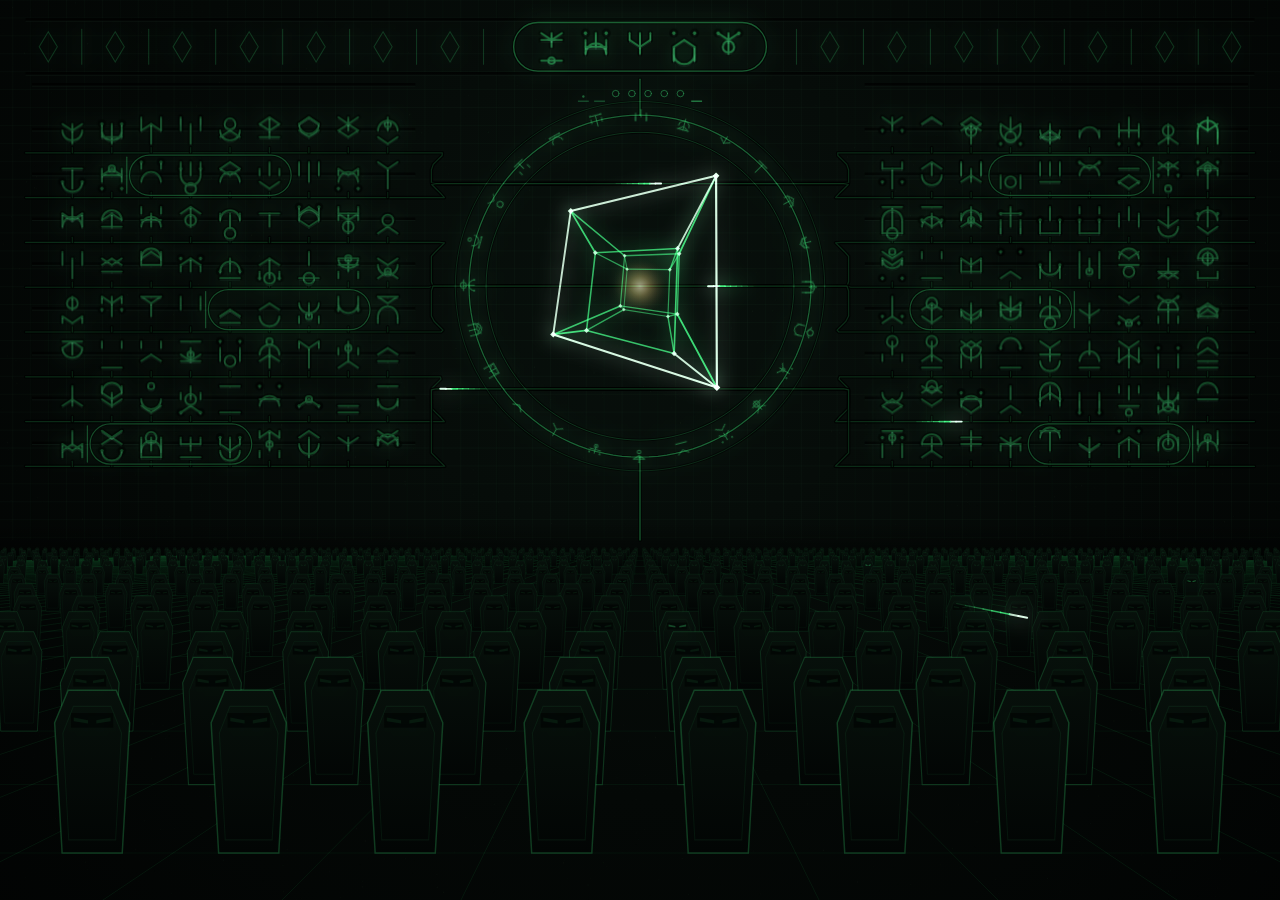
<file: requests/protocollum-excitationis/tools/somnus.html>
<!DOCTYPE html>
<html lang="ru">
<head>
<meta charset="utf-8">
<meta name="viewport" content="width=device-width,initial-scale=1">
<title>Somnus Aeternus</title>
<style>
  html,body{margin:0;height:100%;background:#020403;overflow:hidden}
  canvas{position:fixed;inset:0;width:100%;height:100%;display:block}
  #ui{position:fixed;right:14px;bottom:14px;display:flex;gap:8px;align-items:center;opacity:0;transition:opacity .6s;
    font:13px/1 ui-monospace,"DejaVu Sans Mono",monospace;letter-spacing:.06em;z-index:5}
  #ui.show{opacity:1}
  #ui button{background:rgba(2,8,5,.8);color:#5dff9a;border:1px solid rgba(67,255,134,.35);font:inherit;padding:6px 10px;cursor:pointer}
  #ui button:hover{background:rgba(10,40,24,.9);color:#d8ffe6}
  #ui span{color:rgba(93,255,154,.5);margin-left:4px}
</style>
</head>
<body>
<canvas id="c"></canvas>
<div id="ui">
  <button data-a="wake" title="W">Пробуждение</button>
  <button data-a="press" title="V">Склеп</button>
  <button data-a="mad" title="M">Безумие</button>
  <button data-a="pause" title="P">Пауза</button>
  <button data-a="fs" title="F">Во весь экран</button>
  <span>W · V · M · P · F</span>
</div>
<script>
'use strict';
/* =============================== утилиты =============================== */
const TAU = Math.PI * 2;
const rnd = (a = 1, b) => b === undefined ? Math.random() * a : a + Math.random() * (b - a);
const pick = a => a[(Math.random() * a.length) | 0];
const clamp = (x, a = 0, b = 1) => x < a ? a : x > b ? b : x;
const lerp = (a, b, t) => a + (b - a) * t;
const sstep = (a, b, x) => { const u = clamp((x - a) / (b - a)); return u * u * (3 - 2 * u); };
function mulberry(a) { return () => { a |= 0; a = a + 0x6D2B79F5 | 0; let t = Math.imul(a ^ a >>> 15, 1 | a); t = t + Math.imul(t ^ t >>> 7, 61 | t) ^ t; return ((t ^ t >>> 14) >>> 0) / 4294967296; }; }
function mk(w, h) { const c = document.createElement('canvas'); c.width = Math.max(1, Math.ceil(w)); c.height = Math.max(1, Math.ceil(h)); return c; }

const COL = { light: '#43ff86', hot: '#e4ffec', dim: '#1d6e41', star: '#ffeec0', red: '#ff3b2c', redHot: '#ffd2c8' };

/* =============================== холсты =============================== */
const disp = document.getElementById('c'), dctx = disp.getContext('2d');
const lightC = mk(1, 1), lctx = lightC.getContext('2d');        // всё светящееся — на чёрном
const bloomC = mk(1, 1), bctx = bloomC.getContext('2d');
let amb, traceC, hallC;
let W, H, DPR, CX, HY, VY, RF, RT, g, rowH, WT, NR, NC, pitch, innerL, xbb, kk;

/* =============================== глифы =============================== */
// узлы: x ∈ {-1,0,1}, y ∈ {0..4}; глиф строго симметричен относительно вертикальной оси
let glyphSeq = 0;
function genGlyph(rng, asym = false) {
  const S = [];
  const mirror = s => {
    if (asym) return;
    if (s.t === 'l' && !(s.x1 === 0 && s.x2 === 0)) S.push({ t: 'l', x1: -s.x1, y1: s.y1, x2: -s.x2, y2: s.y2 });
    else if ((s.t === 'd' || s.t === 'c') && s.x !== 0) S.push({ ...s, x: -s.x });
  };
  if (rng() < .75 && !asym) { const a = (rng() * 2) | 0; S.push({ t: 'l', x1: 0, y1: a, x2: 0, y2: Math.min(4, a + 2 + ((rng() * 2) | 0)) }); }
  const nL = (asym ? 3 : 1) + ((rng() * 3) | 0);
  const dirs = [[1, 0], [-1, 0], [0, 1], [0, -1], [1, 1], [1, -1], [-1, 1], [-1, -1], [0, 2], [0, -2]];
  for (let i = 0, guard = 0; i < nL && guard < 40; guard++) {
    const x1 = asym ? ((rng() * 3) | 0) - 1 : -((rng() * 2) | 0), y1 = (rng() * 5) | 0;
    const [dx, dy] = dirs[(rng() * dirs.length) | 0], x2 = x1 + dx, y2 = y1 + dy;
    if (y2 < 0 || y2 > 4 || x2 < -1 || x2 > (asym ? 1 : 0)) continue;
    if (!asym && x1 === 0 && x2 === 0) continue;
    const s = { t: 'l', x1, y1, x2, y2 }; S.push(s); mirror(s); i++;
  }
  if (rng() < .4) S.push({ t: 'a', y: 1 + ((rng() * 3) | 0), up: rng() < .5, x: asym ? (rng() < .5 ? -.5 : .5) : 0 });
  if (rng() < .3) S.push({ t: 'c', x: asym ? ((rng() * 3) | 0) - 1 : 0, y: (rng() * 5) | 0, r: rng() < .5 ? .32 : .55 });
  if (rng() < .35) { const s = { t: 'd', x: -1, y: (rng() * 5) | 0 }; S.push(s); mirror(s); }
  if (S.length < 3) S.push({ t: 'l', x1: -1, y1: 4, x2: 1, y2: 4 });
  S.sort((a, b) => strokeY(a) - strokeY(b));
  return { S, id: ++glyphSeq, spr: null };
}
const strokeY = s => s.t === 'l' ? Math.min(s.y1, s.y2) : s.y;
// отрисовка штрихов: prog(k) — доля проведённости штриха, coll(k) — стягивание штриха в точку
function drawStrokes(x, gl, cx, cy, size, prog = null, coll = null) {
  const ux = size * .3, uy = size * .2, P = (nx, ny) => [cx + nx * ux, cy + (ny - 2) * uy];
  gl.S.forEach((s, k) => {
    const q = prog ? prog(k) : 1; if (q <= 0) return;
    const kc = coll ? coll(k) : 0; if (kc >= 1) return;
    x.beginPath();
    if (s.t === 'l') {
      let [x1, y1] = P(s.x1, s.y1), [x2, y2] = P(s.x2, s.y2);
      if (kc) { const mx = (x1 + x2) / 2, my = (y1 + y2) / 2; x1 = lerp(x1, mx, kc); y1 = lerp(y1, my, kc); x2 = lerp(x2, mx, kc); y2 = lerp(y2, my, kc); }
      x.moveTo(x1, y1); x.lineTo(lerp(x1, x2, q), lerp(y1, y2, q)); x.stroke();
    } else if (s.t === 'a') {
      const [ax, ay] = P(s.x, s.y), r = ux * (1 - kc), a0 = s.up ? 0 : Math.PI;
      x.arc(ax, ay, Math.max(.1, r), a0, a0 + Math.PI * q); x.stroke();
    } else if (s.t === 'c') {
      const [ax, ay] = P(s.x, s.y); x.arc(ax, ay, Math.max(.1, s.r * ux * (1 - kc)), -Math.PI / 2, -Math.PI / 2 + TAU * q); x.stroke();
    } else {
      const [ax, ay] = P(s.x, s.y); x.arc(ax, ay, Math.max(.3, x.lineWidth * .9 * q * (1 - kc)), 0, TAU); x.fill();
    }
  });
}
function glyphSprites(gl, size, col = COL.light) {
  const key = size + col;
  if (!gl.sprs) gl.sprs = new Map();
  if (gl.sprs.has(key)) return gl.sprs.get(key);
  const S = Math.ceil(size * 1.25), lw = Math.max(1.1, size * .055);
  const L = mk(S, S), lx = L.getContext('2d');
  lx.strokeStyle = lx.fillStyle = col; lx.lineWidth = lw; lx.lineCap = 'round'; lx.lineJoin = 'round';
  drawStrokes(lx, gl, S / 2, S / 2, size);
  const G = mk(S, S), gx = G.getContext('2d'); gx.lineCap = 'round';
  gx.strokeStyle = gx.fillStyle = 'rgba(0,0,0,.75)'; gx.lineWidth = lw * 2.7; drawStrokes(gx, gl, S / 2, S / 2, size);
  gx.strokeStyle = gx.fillStyle = 'rgba(120,200,160,.11)'; gx.lineWidth = lw * .7; drawStrokes(gx, gl, S / 2, S / 2 + lw * 1.05, size);
  const out = { L, G, S }; gl.sprs.set(key, out);
  return out;
}

/* =============================== раскладка =============================== */
let cells = [], carts = [], buses = [], floorLines = [], niches = [], wards = [], nameGlyphs = [], digitBox;
let trunkDown, trunkUp, lintel, friezeUnits = [];
const NROWS = 13, QZ = 1.28, Z0 = 1.15, SX = .5, NWID = .24, NHT = .52;
let dVP = 0, dLintel = 0, rowStep = 0, hallMaxD = 0;

function build() {
  DPR = Math.min(window.devicePixelRatio || 1, 1.5);
  W = Math.floor(innerWidth * DPR); H = Math.floor(innerHeight * DPR);
  disp.width = lightC.width = W; disp.height = lightC.height = H;
  bloomC.width = Math.ceil(W / 4); bloomC.height = Math.ceil(H / 4);
  const rng = mulberry(20261118);
  CX = W / 2; HY = H * .6; VY = H * .318;
  RF = Math.min(H * .19, W * .17); kk = H / 1000;
  g = Math.min(H * .04, W * .028); rowH = g * 1.25; WT = H * .125;
  NR = Math.max(4, Math.floor((HY - H * .035 - WT) / rowH));
  pitch = g * 1.1; innerL = CX - RF * 1.36; xbb = innerL + RF * .14;
  NC = Math.max(0, Math.floor((innerL - W * .03) / pitch));
  // --- клетки стены, симметрично слева и справа
  cells = [];
  for (const side of [-1, 1]) for (let r = 0; r < NR; r++) for (let c = 0; c < NC; c++) {
    const xl = innerL - (c + .5) * pitch, x = side < 0 ? xl : 2 * CX - xl;
    const y = WT + (r + .5) * rowH - rowH * .1, busY = WT + (r + 1) * rowH - rowH * .1;
    cells.push({ side, r, c, x, y, busY, glyph: genGlyph(rng), state: 'norm', flip: null, ev: null, cart: -1, d: 0, void: false });
  }
  const cellAt = (side, r, c) => cells.find(q => q.side === side && q.r === r && q.c === c);
  // картуши: одинаковые места слева и справа
  carts = [];
  const cartRows = NR >= 8 ? [1, 4, 7] : [1, NR - 2];
  for (const r of cartRows) {
    if (NC < 6) break;
    const c0 = 1 + ((rng() * (NC - 5)) | 0);
    for (const side of [-1, 1]) {
      const k = carts.length, list = [];
      for (let c = c0; c < c0 + 4; c++) { const q = cellAt(side, r, c); q.cart = k; list.push(q); }
      const xs = list.map(q => q.x), x0 = Math.min(...xs) - pitch * .55, x1 = Math.max(...xs) + pitch * .55;
      carts.push({ side, r, c0, cells: list, x0, x1, y: list[0].y, h: g * 1.12 });
    }
  }
  // --- каналы: порты на поле склепа → магистраль → шины рядов
  const ports = [-.6, 0, .6].map(f => VY + RF * f);
  const portY = y => ports.reduce((a, b) => Math.abs(b - y) < Math.abs(a - y) ? b : a);
  buses = [];
  for (const side of [-1, 1]) for (let r = 0; r < NR; r++) {
    const by = WT + (r + 1) * rowH - rowH * .1, py = portY(by);
    const px = CX + side * -Math.sqrt(Math.max(0, RF * RF - (py - VY) ** 2));
    const xb = side < 0 ? xbb : 2 * CX - xbb, xe = side < 0 ? W * .02 : W * .98, cs = Math.min(rowH * .3, Math.abs(by - py));
    const sgn = Math.sign(by - py) || 1;
    const pts = [[px, py], [xb, py]];
    if (Math.abs(by - py) > 1) { pts.push([xb, by - sgn * cs]); pts.push([xb + side * -cs, by]); }
    pts.push([xe, by]);
    const path = polyline(pts, RF);
    buses.push({ side, r, path, y: by, pieces: pieces(path, 7 * kk) });
  }
  cells.forEach(q => { const b = buses.find(b => b.side === q.side && b.r === q.r); q.d = dAtX(b.path, q.x) + (q.busY - q.y); q.bus = b; });
  // вверх к притолоке, вниз к точке схода зала
  trunkUp = polyline([[CX, VY - RF], [CX, H * .088]], RF);
  trunkDown = polyline([[CX, VY + RF], [CX, HY]], RF);
  dLintel = trunkUp.len + RF; dVP = trunkDown.len + RF;
  // --- притолока: имя повелителя в картуше и фризы
  const ly0 = H * .022, ly1 = H * .082, lh = ly1 - ly0, gb = lh * .78;
  nameGlyphs = Array.from({ length: 5 }, (_, i) => ({ glyph: genGlyph(rng), x: CX + (i - 2) * gb * 1.05, y: (ly0 + ly1) / 2, size: gb * .82 }));
  lintel = { x0: CX - gb * 3.0, x1: CX + gb * 3.0, y0: ly0, y1: ly1 };
  friezeUnits = [];
  const u = lh * .62;
  for (const side of [-1, 1]) for (let i = 0; ; i++) {
    const x = lintel[side < 0 ? 'x0' : 'x1'] + side * (u * .9 + i * u);
    if (x < W * .02 || x > W * .98) break;
    friezeUnits.push({ x, y: (ly0 + ly1) / 2, kind: i % 2, h: lh, d: dLintel + Math.abs(x - CX) });
  }
  digitBox = { y: H * .104, h: H * .02 };
  // --- склеп: обереги по кольцу
  wards = Array.from({ length: 24 }, (_, i) => ({ a: i / 24 * TAU, glyph: genGlyph(rng) }));
  // масштаб тессеракта по наибольшему размаху
  let mx = 0; for (let tt = 0; tt < 60; tt += .37) for (const p of tessRaw(tt)) mx = Math.max(mx, Math.hypot(p[0], p[1]));
  RT = RF * .86 / mx;
  // --- зал спящих: ряды саркофагов в перспективе
  const F = H - HY;
  niches = []; floorLines = [];
  rowStep = H * .05;
  for (let i = 0; i < NROWS; i++) {
    const Z = Z0 * QZ ** i, sy = HY + F / Z, h = NHT * F / Z, w = NWID * F / Z;
    for (let j = 0; ; j++) {
      const X = (j + .5) * SX, sx = X * F / Z;
      if (sx - w > W / 2) break;
      for (const s of [-1, 1]) {
        const x = CX + s * sx;
        niches.push({ i, Z, x, y: sy, w, h, d: dVP + (NROWS - 1 - i) * rowStep + Math.abs(X) * rowStep * .35,
          bad: rng() < .035, state: 'sleep', t0: 0, lvl: .05, stir: -9, ph: rng() * TAU, mark: false, jit: rng() * rowStep * .4 });
      }
    }
  }
  hallMaxD = Math.max(...niches.map(n => n.d));
  const Zfar = Z0 * QZ ** (NROWS - 1) * 1.04;
  for (let k = -60; k <= 60; k++) {
    const X = k * SX; if (k === 0) continue;
    const xa = CX + X * F / Zfar, xb2 = CX + X * F / 1.0;
    if (Math.abs(xa - CX) > W) continue;
    const pts = [[xa, HY + F / Zfar], [xb2, H + 2]];
    const path = polyline(pts, dVP);
    floorLines.push({ X, path, pieces: piecesFloor(X, Zfar) });
  }
  makeAmbient(); makeTraceCache(); makeHallCache();
  particles = []; pulses = [];
}
function polyline(pts, d0 = 0) {
  const seg = []; let L = 0;
  for (let i = 1; i < pts.length; i++) { const l = Math.hypot(pts[i][0] - pts[i - 1][0], pts[i][1] - pts[i - 1][1]); seg.push({ a: pts[i - 1], b: pts[i], l, s: L }); L += l; }
  return { pts, seg, len: L, d0 };
}
function pointAt(path, s) {
  for (const q of path.seg) if (s <= q.s + q.l) { const f = q.l ? (s - q.s) / q.l : 0; return [lerp(q.a[0], q.b[0], f), lerp(q.a[1], q.b[1], f)]; }
  return path.pts[path.pts.length - 1];
}
function dAtX(path, x) { // для шины: d точки над x (последний горизонтальный участок)
  const last = path.seg[path.seg.length - 1];
  return path.d0 + last.s + Math.abs(x - last.a[0]);
}
function pieces(path, step) {
  const out = []; for (let s = 0; s < path.len; s += step) { const [x1, y1] = pointAt(path, s), [x2, y2] = pointAt(path, Math.min(path.len, s + step)); out.push({ x1, y1, x2, y2, d: path.d0 + s + step / 2, xm: (x1 + x2) / 2 }); }
  return out;
}
function piecesFloor(X, Zfar) { // d по рядам зала (дальний ряд — раньше)
  const F = H - HY, out = [], n = 40;
  for (let k = 0; k < n; k++) {
    const za = Zfar * Math.pow(1 / Zfar, k / n), zb = Zfar * Math.pow(1 / Zfar, (k + 1) / n);
    const ri = (Math.log(Z0 * QZ ** (NROWS - 1)) - Math.log((za + zb) / 2)) / Math.log(QZ);
    out.push({ x1: CX + X * F / za, y1: HY + F / za, x2: CX + X * F / zb, y2: HY + F / zb, d: dVP + ri * rowStep + Math.abs(X) * rowStep * .35 });
  }
  return out;
}

/* =============================== статичные слои =============================== */
function makeAmbient() {
  amb = mk(W, H); const x = amb.getContext('2d');
  const g0 = x.createRadialGradient(CX, VY, 0, CX, VY, Math.max(W, H) * .8);
  g0.addColorStop(0, '#08100c'); g0.addColorStop(.5, '#040806'); g0.addColorStop(1, '#010202');
  x.fillStyle = g0; x.fillRect(0, 0, W, H);
  // базовая сетка живого металла
  x.strokeStyle = 'rgba(90,160,120,.035)'; x.lineWidth = 1;
  const st = g * .5;
  x.beginPath();
  for (let xx = CX % st; xx < W; xx += st) { x.moveTo(xx, 0); x.lineTo(xx, HY); }
  for (let yy = 0; yy < HY; yy += st) { x.moveTo(0, yy); x.lineTo(W, yy); }
  x.stroke();
  for (let i = 0; i < 2600; i++) { x.fillStyle = `rgba(${120 + rnd(60) | 0},${170 + rnd(60) | 0},150,${rnd(.008, .03)})`; const s = rnd(.6, 1.6) * DPR; x.fillRect(rnd(W), rnd(H), s, s); }
  // правила регистров (гравировка)
  const groove = (pts, w = 1.6 * kk) => {
    x.lineCap = 'butt';
    x.strokeStyle = 'rgba(0,0,0,.7)'; x.lineWidth = w * 2.4; x.beginPath(); pts.forEach((p, i) => i ? x.lineTo(...p) : x.moveTo(...p)); x.stroke();
    x.strokeStyle = 'rgba(120,200,160,.09)'; x.lineWidth = w * .6; x.beginPath(); pts.forEach((p, i) => i ? x.lineTo(p[0], p[1] + w) : x.moveTo(p[0], p[1] + w)); x.stroke();
  };
  for (let r = 0; r <= NR; r++) {
    const y = WT + r * rowH - rowH * .62;
    groove([[innerL + pitch * .2, y], [W * .025, y]]); groove([[2 * CX - innerL - pitch * .2, y], [W * .975, y]]);
  }
  // поле склепа
  for (const rr of [RF, RF * .9, RF * 1.08]) { x.strokeStyle = 'rgba(0,0,0,.7)'; x.lineWidth = 3 * kk; x.beginPath(); x.arc(CX, VY, rr, 0, TAU); x.stroke(); }
  // притолока
  groove([[W * .02, lintel.y0], [W * .98, lintel.y0]]); groove([[W * .02, lintel.y1], [W * .98, lintel.y1]]);
  // горизонт зала
  const hz = x.createLinearGradient(0, HY - H * .02, 0, HY + H * .06);
  hz.addColorStop(0, 'rgba(0,0,0,0)'); hz.addColorStop(.5, 'rgba(0,0,0,.55)'); hz.addColorStop(1, 'rgba(0,0,0,0)');
  x.fillStyle = hz; x.fillRect(0, HY - H * .02, W, H * .08);
}
let deadSpans = [];  // {side, r, x0, x1} — вырезанные куски шин
function inDead(side, r, xm) { return deadSpans.some(s => s.side === side && s.r === r && xm >= s.x0 && xm <= s.x1); }
function makeTraceCache() {
  traceC = mk(W, H); const x = traceC.getContext('2d');
  x.lineCap = 'round'; x.lineJoin = 'round';
  const draw = (pts, alpha) => {
    x.strokeStyle = 'rgba(0,0,0,.75)'; x.lineWidth = 4 * kk; x.beginPath(); pts.forEach((p, i) => i ? x.lineTo(...p) : x.moveTo(...p)); x.stroke();
    x.strokeStyle = `rgba(67,255,134,${alpha})`; x.lineWidth = 1.3 * kk; x.beginPath(); pts.forEach((p, i) => i ? x.lineTo(...p) : x.moveTo(...p)); x.stroke();
  };
  for (const b of buses) {
    // шина с вырезами
    let run = [];
    const flush = () => { if (run.length > 1) draw(run, .16); run = []; };
    for (const p of b.pieces) {
      if (inDead(b.side, b.r, p.xm)) { flush(); continue; }
      if (!run.length) run.push([p.x1, p.y1]);
      run.push([p.x2, p.y2]);
    }
    flush();
  }
  for (const q of cells) if (!q.void) draw([[q.x, q.busY], [q.x, q.y + g * .48]], .12);
  draw(trunkUp.pts, .2); draw(trunkDown.pts, .2);
}
function nicheShape(x, n, ox = 0, oy = 0) {
  const { w, h } = n, cx = n.x + ox, y = n.y + oy;
  x.beginPath();
  x.moveTo(cx - w * .32, y - h); x.lineTo(cx + w * .32, y - h); x.lineTo(cx + w * .5, y - h * .8);
  x.lineTo(cx + w * .4, y); x.lineTo(cx - w * .4, y); x.lineTo(cx - w * .5, y - h * .8); x.closePath();
}
function makeHallCache() {
  hallC = mk(W, H); const x = hallC.getContext('2d');
  const F = H - HY;
  // пол: линии между колоннами и швы рядов
  x.lineWidth = Math.max(1, kk);
  for (const fl of floorLines) { x.strokeStyle = 'rgba(67,255,134,.07)'; x.beginPath(); x.moveTo(...fl.path.pts[0]); x.lineTo(...fl.path.pts[1]); x.stroke(); }
  for (let i = 0; i < NROWS; i++) { const y = HY + F / (Z0 * QZ ** i); x.strokeStyle = 'rgba(67,255,134,.05)'; x.beginPath(); x.moveTo(0, y); x.lineTo(W, y); x.stroke(); }
  // саркофаги — от дальних к ближним
  const sorted = [...niches].sort((a, b) => b.Z - a.Z);
  for (const n of sorted) {
    if (n.h < 3) continue;
    nicheShape(x, n);
    const gr = x.createLinearGradient(0, n.y - n.h, 0, n.y);
    gr.addColorStop(0, '#07100b'); gr.addColorStop(1, '#020504');
    x.fillStyle = gr; x.fill();
    x.lineWidth = Math.max(.6, n.w * .02); x.strokeStyle = `rgba(67,255,134,${clamp(.05 + n.h / H * .9, .05, .22)})`; x.stroke();
    if (n.h > 26) { // внутренняя рамка и щель лица
      x.save(); x.translate(n.x, n.y - n.h * .45); x.scale(.78, .82); x.translate(-n.x, -(n.y - n.h * .45));
      nicheShape(x, n); x.strokeStyle = 'rgba(67,255,134,.06)'; x.stroke(); x.restore();
      x.fillStyle = 'rgba(0,0,0,.6)'; x.fillRect(n.x - n.w * .28, n.y - n.h * .86, n.w * .56, n.h * .09);
    }
  }
}

/* =============================== волны сигнала =============================== */
let waves = [];   // {t0, v, w, amp, col, kind}
function boost(d) {
  let b = 0;
  for (const wv of waves) { const f = (t - wv.t0) * wv.v, e = (d - f) / wv.w; if (e > -3 && e < 3) b += wv.amp * Math.exp(-e * e); }
  return b;
}
function emit(kind, o = {}) { waves.push({ t0: t, v: H * .55, w: H * .05, amp: .9, kind, ...o }); }

/* =============================== тессеракт =============================== */
const TV = Array.from({ length: 16 }, (_, i) => [i & 1 ? 1 : -1, i & 2 ? 1 : -1, i & 4 ? 1 : -1, i & 8 ? 1 : -1]);
const TE = []; for (let i = 0; i < 16; i++) for (let j = i + 1; j < 16; j++) { const x = i ^ j; if (x && !(x & (x - 1))) TE.push([i, j]); }
function tessRaw(tt) {
  const a = tt * .19, b = tt * .13, c = tt * .047, ca = Math.cos(a), sa = Math.sin(a), cb = Math.cos(b), sb = Math.sin(b), cc = Math.cos(c), sc = Math.sin(c);
  return TV.map(([x, y, z, w]) => {
    const x1 = x * ca - w * sa, w1 = x * sa + w * ca, y1 = y * cb - z * sb, z1 = y * sb + z * cb;
    const x2 = x1 * cc - y1 * sc, y2 = x1 * sc + y1 * cc;
    const k4 = 1 / (2.4 - w1), X = x2 * k4, Y = y2 * k4, Z = z1 * k4, k3 = 1 / (2.2 - Z * .9);
    return [X * k3, Y * k3, w1 + Z];
  });
}

/* =============================== частицы, импульсы =============================== */
let particles = [], pulses = [];
function burst(x0, y0, n, col, sp = 60, life = 1) {
  for (let i = 0; i < n; i++) { const a = rnd(TAU), v = rnd(.2, 1) * sp * kk; particles.push({ x: x0, y: y0, vx: Math.cos(a) * v, vy: Math.sin(a) * v - sp * .2 * kk, life: rnd(.5, 1) * life, max: life, col, s: rnd(1, 2.2) * kk }); }
}
function launchPulse() {
  const r = Math.random();
  if (r < .78) { const b = pick(buses); pulses.push({ path: b.path, bus: b, s: 0, v: H * rnd(.35, .6), len: H * .05, col: COL.light }); }
  else { const f = pick(floorLines); pulses.push({ path: f.path, s: 0, v: H * rnd(.25, .4), len: H * .08, col: COL.light }); }
}

/* =============================== события =============================== */
let t = 0, power = .6, wakeState = { phase: 'sleep', t0: 0 };
const sched = { wake: 5, press: 24, mad: 48, gauss: 7, phase: 16, flip: 1, beat: 3, stir: .5, pulse: .2 };
let press = { on: false, t0: 0, p: 0 };
let mad = null, voids = [];

function startWake() {
  if (wakeState.phase !== 'sleep') return;
  wakeState = { phase: 'waking', t0: t };
  emit('wake', { amp: 1.3, w: H * .07, v: H * .5 });
}
function updWake() {
  const ws = wakeState, e = t - ws.t0, vw = H * .5;
  if (ws.phase === 'waking' || ws.phase === 'awake') {
    const f = e * vw;
    for (const n of niches) if (n.state === 'sleep' && f >= n.d + n.jit) { n.state = n.bad && !n.mark ? 'failing' : n.mark ? 'sleep-dead' : 'ign'; n.t0 = t; }
    power = lerp(power, 1, .02);
    if (ws.phase === 'waking' && f > hallMaxD + rowStep) ws.phase = 'awake';
    if (e > 34) { ws.phase = 'dormant'; ws.t0 = t; }
  } else if (ws.phase === 'dormant') {
    const f = (t - ws.t0) * vw;           // ближние гаснут первыми
    for (const n of niches) if ((n.state === 'awake' || n.state === 'ign') && f >= (hallMaxD - n.d) + n.jit) { n.state = 'fade'; n.t0 = t; }
    power = lerp(power, .6, .01);
    if (f > hallMaxD + rowStep * 2) { ws.phase = 'sleep'; sched.wake = t + rnd(45, 75); }
  }
}
function eyeLevel(n) {
  const e = t - n.t0;
  switch (n.state) {
    case 'ign':
      if (e > .8) { n.state = 'awake'; return .85; }
      if (e < .16) return [.9, .05, 1, .15][Math.floor(e / .04)] ?? .9;
      return .85 + .7 * Math.exp(-(e - .16) * 6);
    case 'awake': return .82 + .06 * Math.sin(t * 1.6 + n.ph);
    case 'fade': { const q = clamp(e / 1.6); if (q >= 1) n.state = 'sleep'; return lerp(.85, .05, q); }
    case 'failing':
      if (e > .7) { n.state = 'sleep-dead'; n.mark = true; return 0; }
      return [.3, 0, .22, 0, .12, 0, 0][Math.floor(e / .1)] ?? 0;
    case 'sleep-dead': return 0;
    default: { const s = t - n.stir; return .07 + (s < 1.4 ? .3 * Math.sin(Math.PI * clamp(s / 1.4)) : 0); }
  }
}

function startGauss() {
  const pool = cells.filter(q => q.state === 'norm' && !q.flip && !q.void && q.cart < 0);
  if (!pool.length) return;
  const q = pick(pool); q.state = 'gauss'; q.ev = { t0: t };
}
function startPhase() {
  const avail = carts.filter(k => k.cells.every(q => q.state === 'norm' && !q.void));
  if (avail.length < 2) return;
  const a = pick(avail); let b = pick(avail); let guard = 0; while (b === a && guard++ < 10) b = pick(avail);
  if (a === b) return;
  const ev = { t0: t, a, b, done: false };
  for (const q of [...a.cells, ...b.cells]) { q.state = 'phase'; q.ev = ev; }
}
function startPress() { if (!press.on) { press = { on: true, t0: t, p: 0 }; } }
function startMad() {
  if (mad || voids.length >= 3) return;
  const pool = cells.filter(q => q.state === 'norm' && !q.void && q.cart < 0 && q.c >= 1 && q.c <= NC - 2 && q.r >= 1 && q.r <= NR - 2);
  if (!pool.length) return;
  const c0 = pick(pool);
  mad = { t0: t, side: c0.side, r: c0.r, c: c0.c, rho: 0, region: [], quarantined: false, cut: false };
}
function updMad() {
  if (!mad) return;
  const e = t - mad.t0;
  if (e < 5.2) {
    mad.rho = 2.6 * sstep(0, 5.2, e);
    for (const q of cells) {
      if (q.side !== mad.side || q.void || q.cart >= 0) continue;
      const dist = Math.abs(q.r - mad.r) + Math.abs(q.c - mad.c);
      if (dist <= mad.rho && q.state !== 'corrupt' && (q.state === 'norm')) {
        q.state = 'corrupt'; q.ev = { t0: t, wrong: genGlyph(Math.random, true) }; mad.region.push(q);
      }
    }
  }
  if (e > 5.2 && !mad.box) {
    const rs = mad.region.map(q => q.r), cs = mad.region.map(q => q.c);
    const r0 = Math.min(...rs), r1 = Math.max(...rs), c0 = Math.min(...cs), c1 = Math.max(...cs);
    const xs = mad.region.map(q => q.x), x0 = Math.min(...xs) - pitch * .55, x1 = Math.max(...xs) + pitch * .55;
    const y0 = WT + r0 * rowH - rowH * .62, y1 = WT + (r1 + 1) * rowH - rowH * .02;
    // в карантин попадают все клетки прямоугольника
    for (const q of cells) if (q.side === mad.side && q.r >= r0 && q.r <= r1 && q.c >= c0 && q.c <= c1 && q.cart < 0 && q.state === 'norm') { q.state = 'corrupt'; q.ev = { t0: t, wrong: genGlyph(Math.random, true) }; mad.region.push(q); }
    mad.box = { x0, x1, y0, y1, r0, r1, c0, c1 };
  }
  if (e > 6.4 && !mad.cut) {               // ампутация: шины перерезаны по границам карантина
    mad.cut = true;
    const B = mad.box;
    for (let r = B.r0; r <= B.r1; r++) {
      deadSpans.push({ side: mad.side, r, x0: B.x0 - 2 * kk, x1: B.x1 + 2 * kk });
      const by = WT + (r + 1) * rowH - rowH * .1;
      burst(B.x0, by, 14, COL.hot, 90, .8); burst(B.x1, by, 14, COL.hot, 90, .8);
    }
    for (const q of mad.region) q.void = true;
    makeTraceCache();
  }
  if (e > 8.2) {
    voids.push({ box: mad.box, side: mad.side, cells: mad.region, t0: t, regen: null });
    for (const q of mad.region) { q.state = 'norm'; q.ev = null; }
    mad = null; sched.mad = t + rnd(120, 200);
  }
}
function updVoids() {
  for (const v of voids) {
    if (!v.regen && t - v.t0 > 240) {             // живой металл затягивает мёртвый участок
      v.regen = t;
      deadSpans = deadSpans.filter(s => !(s.side === v.side && s.r >= v.box.r0 && s.r <= v.box.r1 && Math.abs(s.x0 - (v.box.x0 - 2 * kk)) < 1));
      for (const q of v.cells) { q.void = false; q.state = 'gauss'; q.ev = { t0: t - 2.0, regenOnly: true }; }
      makeTraceCache();
    }
  }
  voids = voids.filter(v => !v.regen || t - v.regen < 4);
}

/* =============================== кадр =============================== */
let paused = false, last = performance.now();
function update(dt) {
  t += dt;
  // расписание
  if (t >= sched.wake && wakeState.phase === 'sleep') startWake();
  if (t >= sched.press && !press.on) { startPress(); sched.press = t + rnd(40, 70); }
  if (t >= sched.mad && !mad) { startMad(); if (!mad) sched.mad = t + 30; }
  if (t >= sched.gauss) { startGauss(); sched.gauss = t + rnd(8, 15); }
  if (t >= sched.phase) { startPhase(); sched.phase = t + rnd(20, 34); }
  if (t >= sched.flip) {
    const pool = cells.filter(q => q.state === 'norm' && !q.flip && !q.void && q.cart < 0);
    if (pool.length) { const q = pick(pool); q.flip = { t0: t, old: q.glyph }; q.glyph = genGlyph(Math.random); }
    sched.flip = t + rnd(.4, 1.0);
  }
  if (t >= sched.beat) { emit('beat', { amp: .35, w: H * .035, v: H * .7 }); sched.beat = t + rnd(8, 13); }
  if (t >= sched.stir) { const n = pick(niches); if (n.state === 'sleep') n.stir = t; sched.stir = t + rnd(.15, .45); }
  if (t >= sched.pulse) { launchPulse(); sched.pulse = t + rnd(.12, .35) / (power > .8 ? 2 : 1); }
  waves = waves.filter(w => (t - w.t0) * Math.abs(w.v) < hallMaxD + H * 2);
  updWake(); updMad(); updVoids();
  if (press.on) {
    const e = t - press.t0;
    press.p = e < 1.6 ? sstep(0, 1.6, e) : e < 3.6 ? 1 : 1 - sstep(3.6, 4.1, e);
    if (e > 3.6 && !press.snap) { press.snap = true; emit('ward', { amp: .8, w: H * .03, v: H * .9 }); }
    if (e > 4.3) press = { on: false, p: 0 };
  }
  for (const p of particles) { p.x += p.vx * dt; p.y += p.vy * dt; p.vy += 8 * kk * dt; p.life -= dt; }
  particles = particles.filter(p => p.life > 0);
  for (const p of pulses) p.s += p.v * dt;
  pulses = pulses.filter(p => p.s - p.len < p.path.len && !(p.bus && inDead(p.bus.side, p.bus.r, pointAt(p.path, p.s)[0])));
}

function drawGlyphCell(q) {
  const sz = g * .92;
  if (q.void && q.state !== 'corrupt') return;
  const B = boost(q.d), base = .3 * power + .08;
  let col = COL.light;
  if (q.state === 'corrupt') {
    const e = t - q.ev.t0, fadeOut = mad && mad.cut ? 1 - clamp((t - mad.t0 - 6.4) / 1.6) : 1;
    const spr = glyphSprites(q.ev.wrong, sz, COL.red);
    dctx.drawImage(spr.G, q.x - spr.S / 2, q.y - spr.S / 2);
    lctx.globalAlpha = clamp(e / .4) * (.6 + .3 * Math.sin(t * 9 + q.c)) * fadeOut;
    lctx.drawImage(spr.L, q.x - spr.S / 2, q.y - spr.S / 2);
    lctx.globalAlpha = 1; return;
  }
  if (q.state === 'gauss') { drawGauss(q, sz); return; }
  if (q.state === 'phase') { drawPhaseCell(q, sz); return; }
  const spr = glyphSprites(q.glyph, sz, col);
  dctx.drawImage(spr.G, q.x - spr.S / 2, q.y - spr.S / 2);
  let a = base + .75 * B;
  if (q.flip) {
    const e = t - q.flip.t0;
    if (e < .3) { const o = glyphSprites(q.flip.old, sz); lctx.globalAlpha = clamp(a * (1 - e / .3)); lctx.drawImage(o.L, q.x - o.S / 2, q.y - o.S / 2); a *= e / .3; }
    else if (e > .9) q.flip = null;
    if (e < .6) a += .5 * (1 - e / .6);
  }
  lctx.globalAlpha = clamp(a); lctx.drawImage(spr.L, q.x - spr.S / 2, q.y - spr.S / 2); lctx.globalAlpha = 1;
}
function drawGauss(q, sz) {
  const e = t - q.ev.t0, n = q.glyph.S.length, lw = Math.max(1.1, sz * .055);
  lctx.lineCap = 'round'; lctx.lineJoin = 'round'; lctx.lineWidth = lw;
  if (e < 1.2 && !q.ev.regenOnly) {       // распад: штрихи уходят в обратном порядке, сканирующая черта
    const gone = k => (n - 1 - k) / n * 1.0 + .15 < e;
    if (!q.ev.parts) q.ev.parts = new Set();
    for (let k = 0; k < n; k++) if (gone(k) && !q.ev.parts.has(k)) { q.ev.parts.add(k); burst(q.x + rnd(-sz * .3, sz * .3), q.y + rnd(-sz * .4, sz * .4), 10, COL.light, 45, 1.1); }
    lctx.strokeStyle = lctx.fillStyle = COL.hot; lctx.globalAlpha = .9;
    drawStrokes(lctx, q.glyph, q.x, q.y, sz, k => gone(k) ? 0 : 1);
    const sy = q.y - sz * .5 + sz * clamp(e / 1.1);
    lctx.globalAlpha = .8; lctx.fillStyle = COL.hot; lctx.fillRect(q.x - sz * .45, sy, sz * .9, Math.max(1, kk * 1.2));
  } else if (e < 2.0) {                     // пусто
  } else if (e < 3.0) {                     // скарабеи сходятся к клетке
    const f = (e - 2.0) / 1.0;
    lctx.fillStyle = COL.light;
    for (let i = 0; i < 6; i++) {
      const a = i / 6 * TAU + q.c, r0 = g * 2.2, rr = r0 * (1 - f);
      lctx.globalAlpha = .9; lctx.fillRect(q.x + Math.cos(a) * rr - kk, q.y + Math.sin(a) * rr * .5 + g * .2 * (1 - f) - kk, 2.2 * kk, 2.2 * kk);
    }
  } else if (e < 4.6) {                     // регенерация: штрихи отрастают по порядку
    const f = (e - 3.0) / 1.6;
    const pr = k => clamp(f * n - k);
    lctx.strokeStyle = lctx.fillStyle = COL.hot; lctx.globalAlpha = .55 + .4 * (1 - f);
    drawStrokes(lctx, q.glyph, q.x, q.y, sz, pr);
    lctx.strokeStyle = lctx.fillStyle = COL.light; lctx.globalAlpha = .5;
    drawStrokes(lctx, q.glyph, q.x, q.y, sz, pr);
    const spr = glyphSprites(q.glyph, sz); dctx.globalAlpha = f; dctx.drawImage(spr.G, q.x - spr.S / 2, q.y - spr.S / 2); dctx.globalAlpha = 1;
  } else { q.state = 'norm'; q.ev = null; }
  lctx.globalAlpha = 1;
}
function drawPhaseCell(q, sz) {
  const ev = q.ev, e = t - ev.t0, lw = Math.max(1.1, sz * .055);
  if (!ev.swapped && e >= 1.2) {         // содержимое картушей меняется местами
    ev.swapped = true;
    const ga = ev.a.cells.map(c => c.glyph), gb = ev.b.cells.map(c => c.glyph);
    ev.a.cells.forEach((c, i) => c.glyph = gb[i]); ev.b.cells.forEach((c, i) => c.glyph = ga[i]);
  }
  if (e > 2.4) { if (!ev.done) { ev.done = true; for (const c of [...ev.a.cells, ...ev.b.cells]) { c.state = 'norm'; c.ev = null; } } return drawGlyphCell(q); }
  const kc = e < 1.2 ? sstep(0, .9, e) : 1 - sstep(1.4, 2.3, e);
  lctx.lineCap = 'round'; lctx.lineWidth = lw; lctx.strokeStyle = lctx.fillStyle = COL.light;
  lctx.globalAlpha = clamp(.9 - kc * .5);
  drawStrokes(lctx, q.glyph, q.x, q.y, sz, null, () => kc);
  // узлы базовой сетки
  if (kc > .3) { lctx.fillStyle = COL.hot; lctx.globalAlpha = (kc - .3) * 1.2; const st = g * .5;
    for (let ix = -1; ix <= 1; ix++) for (let iy = -1; iy <= 1; iy++) lctx.fillRect(Math.round((q.x + ix * st) / st) * st - kk, Math.round((q.y + iy * st) / st) * st - kk, 2 * kk, 2 * kk); }
  lctx.globalAlpha = 1;
}

function drawCarts() {
  for (const k of carts) {
    const busy = k.cells.some(q => q.state === 'phase'), B = boost(k.cells[0].d);
    const y = k.y, h = k.h, r = h / 2;
    const path = x => { x.beginPath(); x.moveTo(k.x0 + r, y - r); x.lineTo(k.x1 - r, y - r); x.arc(k.x1 - r, y, r, -Math.PI / 2, Math.PI / 2); x.lineTo(k.x0 + r, y + r); x.arc(k.x0 + r, y, r, Math.PI / 2, Math.PI * 1.5); };
    dctx.strokeStyle = 'rgba(0,0,0,.7)'; dctx.lineWidth = 3.6 * kk; path(dctx); dctx.stroke();
    lctx.strokeStyle = busy ? COL.hot : COL.light; lctx.lineWidth = 1.3 * kk; lctx.globalAlpha = clamp(.28 * power + .1 + B * .7 + (busy ? .35 : 0)); path(lctx); lctx.stroke();
    // замыкающая черта у внешнего края
    const xe = k.side < 0 ? k.x0 - 3 * kk : k.x1 + 3 * kk;
    lctx.beginPath(); lctx.moveTo(xe, y - r * .9); lctx.lineTo(xe, y + r * .9); lctx.stroke(); lctx.globalAlpha = 1;
  }
}
function drawTraceBoosts() {
  lctx.lineCap = 'round'; lctx.lineWidth = 1.6 * kk;
  for (const b of buses) for (const p of b.pieces) {
    const B = boost(p.d); if (B < .03) continue;
    if (inDead(b.side, b.r, p.xm)) continue;
    lctx.strokeStyle = B > .7 ? COL.hot : COL.light; lctx.globalAlpha = clamp(B);
    lctx.beginPath(); lctx.moveTo(p.x1, p.y1); lctx.lineTo(p.x2, p.y2); lctx.stroke();
  }
  for (const f of floorLines) for (const p of f.pieces) {
    const B = boost(p.d); if (B < .03) continue;
    lctx.strokeStyle = COL.light; lctx.globalAlpha = clamp(B * .6);
    lctx.beginPath(); lctx.moveTo(p.x1, p.y1); lctx.lineTo(p.x2, p.y2); lctx.stroke();
  }
  // стволы
  for (const tr of [trunkUp, trunkDown]) {
    const B = boost(tr.d0 + tr.len * .5) + .25 * power;
    lctx.strokeStyle = COL.light; lctx.globalAlpha = clamp(B); lctx.lineWidth = 1.6 * kk;
    lctx.beginPath(); lctx.moveTo(...tr.pts[0]); lctx.lineTo(...tr.pts[1]); lctx.stroke();
  }
  lctx.globalAlpha = 1;
}
function drawPulses() {
  lctx.lineCap = 'round';
  for (const p of pulses) {
    for (let j = 0; j < 8; j++) {
      const s1 = p.s - j * p.len / 8, s0 = s1 - p.len / 8; if (s1 < 0 || s0 > p.path.len) continue;
      const [x1, y1] = pointAt(p.path, Math.max(0, s0)), [x2, y2] = pointAt(p.path, Math.min(p.path.len, s1));
      lctx.strokeStyle = j < 2 ? COL.hot : COL.light; lctx.globalAlpha = (1 - j / 8) * .9; lctx.lineWidth = (2.2 - j * .15) * kk;
      lctx.beginPath(); lctx.moveTo(x1, y1); lctx.lineTo(x2, y2); lctx.stroke();
    }
  }
  lctx.globalAlpha = 1;
}
function drawVault() {
  const P = press.p, Bc = boost(RF * .5);
  // звезда-узник
  const sr = RF * (.17 + .1 * P), s = .55 + .12 * Math.sin(t * 1.3) + .1 * Math.sin(t * 3.7) + P * .9;
  let gr = lctx.createRadialGradient(CX, VY, 0, CX, VY, sr);
  gr.addColorStop(0, `rgba(255,248,225,${clamp(.75 * s)})`); gr.addColorStop(.35, `rgba(255,214,120,${clamp(.35 * s)})`); gr.addColorStop(1, 'rgba(0,0,0,0)');
  lctx.fillStyle = gr; lctx.beginPath(); lctx.arc(CX, VY, sr, 0, TAU); lctx.fill();
  if (P > .05) { // лучи
    lctx.strokeStyle = COL.star; lctx.lineWidth = 1.2 * kk;
    for (let i = 0; i < 12; i++) { const a = i / 12 * TAU + t * .2, l = RF * (.25 + .5 * P * (.6 + .4 * Math.sin(t * 17 + i * 2.1))); lctx.globalAlpha = .35 * P; lctx.beginPath(); lctx.moveTo(CX + Math.cos(a) * sr * .4, VY + Math.sin(a) * sr * .4); lctx.lineTo(CX + Math.cos(a) * l, VY + Math.sin(a) * l); lctx.stroke(); }
  }
  // тессеракт
  const raw = tessRaw(t).map(([X, Y, dpt], i) => {
    let n = 1; if (P > 0) n += P * (.12 + .2 * Math.sin(t * 21 + i * 1.7));
    return { x: CX + X * RT * n, y: VY + Y * RT * n, d: dpt };
  });
  lctx.lineCap = 'round';
  const order = TE.map(([i, j]) => ({ i, j, d: (raw[i].d + raw[j].d) / 2 })).sort((a, b) => a.d - b.d);
  for (const e of order) {
    const q = clamp((e.d + 2.6) / 5.2), a = raw[e.i], b = raw[e.j];
    lctx.strokeStyle = P > .5 && Math.random() < P * .3 ? COL.star : q > .7 ? COL.hot : COL.light;
    lctx.globalAlpha = clamp(.25 + .7 * q + Bc * .3); lctx.lineWidth = (.8 + 1.8 * q) * kk;
    lctx.beginPath(); lctx.moveTo(a.x, a.y); lctx.lineTo(b.x, b.y); lctx.stroke();
  }
  for (const v of raw) { const q = clamp((v.d + 2.6) / 5.2), r = (1.5 + 2.5 * q) * kk; lctx.fillStyle = COL.hot; lctx.globalAlpha = .4 + .6 * q; lctx.beginPath(); lctx.moveTo(v.x, v.y - r); lctx.lineTo(v.x + r, v.y); lctx.lineTo(v.x, v.y + r); lctx.lineTo(v.x - r, v.y); lctx.closePath(); lctx.fill(); }
  // поле удержания (проседает под давлением)
  const ring = (rr, amp, alpha, col, lw) => {
    lctx.strokeStyle = col; lctx.globalAlpha = alpha; lctx.lineWidth = lw; lctx.beginPath();
    for (let i = 0; i <= 120; i++) { const a = i / 120 * TAU, w = amp * Math.sin(a * 7 + t * 11) * Math.sin(a * 3 - t * 5); const r2 = rr * (1 + w); const x = CX + Math.cos(a) * r2, y = VY + Math.sin(a) * r2; i ? lctx.lineTo(x, y) : lctx.moveTo(x, y); }
    lctx.stroke();
  };
  ring(RF, .035 * P, clamp(.35 + .4 * P + Bc * .4), P > .4 ? COL.hot : COL.light, 1.4 * kk);
  ring(RF * .9, .02 * P, .2 + .2 * P, COL.light, kk);
  ring(RF * 1.08, .025 * P, .15 + .2 * P, COL.light, kk);
  // обереги по кольцу: цепью вспыхивают, когда поле держит
  const wsz = g * .5;
  wards.forEach((wd, i) => {
    const a = wd.a + t * .004, x = CX + Math.cos(a) * RF * .99, y = VY + Math.sin(a) * RF * .99;
    const chain = P > .3 ? clamp(Math.sin((i / 24 - t * .9) * TAU) * 2 - .6) * P : 0;
    const spr = glyphSprites(wd.glyph, wsz, chain > .3 ? COL.hot : COL.light);
    lctx.save(); lctx.translate(x, y); lctx.rotate(a + Math.PI / 2);
    lctx.globalAlpha = clamp(.3 * power + .15 + chain + Bc * .4); lctx.drawImage(spr.L, -spr.S / 2, -spr.S / 2); lctx.restore();
  });
  if (press.snap && t - press.t0 < 4.3) { const q = (t - press.t0 - 3.6) / .7; lctx.strokeStyle = COL.hot; lctx.globalAlpha = clamp(1 - q); lctx.lineWidth = 4 * kk; lctx.beginPath(); lctx.arc(CX, VY, RF * (1 + q * .25), 0, TAU); lctx.stroke(); }
  lctx.globalAlpha = 1;
}
function drawLintel() {
  const L = lintel, y = (L.y0 + L.y1) / 2, r = (L.y1 - L.y0) * .45;
  const B = boost(dLintel);
  const path = x => { x.beginPath(); x.moveTo(L.x0 + r, y - r); x.lineTo(L.x1 - r, y - r); x.arc(L.x1 - r, y, r, -Math.PI / 2, Math.PI / 2); x.lineTo(L.x0 + r, y + r); x.arc(L.x0 + r, y, r, Math.PI / 2, Math.PI * 1.5); };
  dctx.strokeStyle = 'rgba(0,0,0,.75)'; dctx.lineWidth = 4 * kk; path(dctx); dctx.stroke();
  lctx.strokeStyle = COL.light; lctx.lineWidth = 1.5 * kk; lctx.globalAlpha = clamp(.3 * power + .15 + B); path(lctx); lctx.stroke();
  for (const ng of nameGlyphs) {
    const spr = glyphSprites(ng.glyph, ng.size);
    dctx.drawImage(spr.G, ng.x - spr.S / 2, ng.y - spr.S / 2);
    lctx.globalAlpha = clamp(.4 * power + .15 + B * .8); lctx.drawImage(spr.L, ng.x - spr.S / 2, ng.y - spr.S / 2);
  }
  // фриз: черта — ромб — черта — ромб…
  lctx.strokeStyle = lctx.fillStyle = COL.light; lctx.lineWidth = 1.2 * kk;
  for (const u of friezeUnits) {
    const b = boost(u.d); lctx.globalAlpha = clamp(.18 * power + .06 + b * .8);
    const hh = u.h * .28;
    if (u.kind) { lctx.beginPath(); lctx.moveTo(u.x, u.y - hh); lctx.lineTo(u.x + hh * .6, u.y); lctx.lineTo(u.x, u.y + hh); lctx.lineTo(u.x - hh * .6, u.y); lctx.closePath(); lctx.stroke(); }
    else { lctx.beginPath(); lctx.moveTo(u.x, u.y - hh * 1.15); lctx.lineTo(u.x, u.y + hh * 1.15); lctx.stroke(); }
  }
  lctx.globalAlpha = 1;
}
function drawCounter() {
  const years = 65000000 + Math.floor(t * 3.7), s = String(years), n = s.length;
  const h = digitBox.h, w = h * .62, gap = w * .45, x0 = CX - (n * (w + gap) - gap) / 2, y = digitBox.y;
  lctx.strokeStyle = lctx.fillStyle = COL.light; lctx.lineWidth = Math.max(1, kk * 1.1); lctx.lineCap = 'round';
  for (let i = 0; i < n; i++) {
    const v = +s[i], x = x0 + i * (w + gap) + w / 2, isLow = i === n - 1;
    lctx.globalAlpha = .35 * power + .12 + (isLow ? .25 : 0);
    if (v === 0) { lctx.beginPath(); lctx.ellipse(x, y, w * .3, h * .18, 0, 0, TAU); lctx.stroke(); continue; }
    const bars = Math.floor(v / 5), dots = v % 5;
    for (let b = 0; b < bars; b++) { const yy = y + h * .42 - b * h * .24; lctx.beginPath(); lctx.moveTo(x - w * .45, yy); lctx.lineTo(x + w * .45, yy); lctx.stroke(); }
    const yd = y + h * .42 - bars * h * .24 - h * .02;
    for (let d = 0; d < dots; d++) { lctx.beginPath(); lctx.arc(x + (d - (dots - 1) / 2) * w * .26, yd, kk * 1.3, 0, TAU); lctx.fill(); }
  }
  lctx.globalAlpha = 1;
}
function drawEyes() {
  for (const n of niches) {
    const L = n.lvl = eyeLevel(n);
    const ew = Math.max(1, n.w * .19), eh = Math.max(1, n.h * .022), gap = n.w * .11, ye = n.y - n.h * .82;
    if (n.mark) {                         // помечен и отключён
      if (n.h > 8) { lctx.globalAlpha = .22; lctx.fillStyle = COL.dim; lctx.fillRect(n.x - n.w * .3, ye, n.w * .6, Math.max(1, kk)); }
      continue;
    }
    if (L < .02) continue;
    lctx.fillStyle = L > 1.1 ? COL.hot : COL.light; lctx.globalAlpha = clamp(L);
    if (n.h < 9) { lctx.fillRect(n.x - gap / 2 - ew, ye, ew, eh); lctx.fillRect(n.x + gap / 2, ye, ew, eh); continue; }
    // прорезь — скошенная к центру
    for (const sgn of [-1, 1]) {
      const xa = n.x + sgn * gap / 2, xb = n.x + sgn * (gap / 2 + ew);
      lctx.beginPath(); lctx.moveTo(xa, ye + eh * .2); lctx.lineTo(xb, ye - eh * .6); lctx.lineTo(xb, ye + eh * .5); lctx.lineTo(xa, ye + eh * 1.1); lctx.closePath(); lctx.fill();
    }
  }
  lctx.globalAlpha = 1;
}
function drawMad() {
  // красные шины в зоне скверны
  if (mad) {
    const e = t - mad.t0;
    lctx.lineWidth = 1.6 * kk;
    for (const q of mad.region) {
      const a = (.5 + .4 * Math.sin(t * 8 + q.c * 1.3)) * (mad.cut ? 1 - clamp((e - 6.4) / 1.6) : 1);
      lctx.strokeStyle = COL.red; lctx.globalAlpha = a; lctx.beginPath(); lctx.moveTo(q.x - pitch * .5, q.busY); lctx.lineTo(q.x + pitch * .5, q.busY); lctx.stroke();
      lctx.beginPath(); lctx.moveTo(q.x, q.busY); lctx.lineTo(q.x, q.y + g * .48); lctx.stroke();
    }
    if (mad.box) {                        // контур карантина проводится по периметру
      const B = mad.box, f = clamp((e - 5.2) / .9), per = 2 * (B.x1 - B.x0 + B.y1 - B.y0);
      const pts = [[B.x0, B.y0], [B.x1, B.y0], [B.x1, B.y1], [B.x0, B.y1], [B.x0, B.y0]];
      lctx.strokeStyle = COL.hot; lctx.globalAlpha = .95; lctx.lineWidth = 1.8 * kk; lctx.beginPath(); lctx.moveTo(...pts[0]);
      let left = f * per;
      for (let i = 1; i < pts.length && left > 0; i++) { const l = Math.hypot(pts[i][0] - pts[i - 1][0], pts[i][1] - pts[i - 1][1]), q = Math.min(1, left / l); lctx.lineTo(lerp(pts[i - 1][0], pts[i][0], q), lerp(pts[i - 1][1], pts[i][1], q)); left -= l; }
      lctx.stroke();
    }
  }
  // мёртвые участки: тёмная пластина и шов
  for (const v of [...voids, ...(mad && mad.cut ? [{ box: mad.box, t0: t }] : [])]) {
    const B = v.box, rg = v.regen ? clamp((t - v.regen) / 3.5) : 0;
    dctx.fillStyle = `rgba(0,0,0,${.55 * (1 - rg)})`; dctx.fillRect(B.x0, B.y0, B.x1 - B.x0, B.y1 - B.y0);
    dctx.strokeStyle = `rgba(0,0,0,${.8 * (1 - rg)})`; dctx.lineWidth = 3 * kk; dctx.strokeRect(B.x0, B.y0, B.x1 - B.x0, B.y1 - B.y0);
    lctx.strokeStyle = COL.dim; lctx.globalAlpha = .45 * (1 - rg); lctx.lineWidth = kk; lctx.strokeRect(B.x0, B.y0, B.x1 - B.x0, B.y1 - B.y0);
    // косая штриховка — запечатано
    lctx.save(); lctx.beginPath(); lctx.rect(B.x0, B.y0, B.x1 - B.x0, B.y1 - B.y0); lctx.clip();
    lctx.globalAlpha = .07 * (1 - rg); lctx.strokeStyle = COL.red;
    for (let s = B.x0 - (B.y1 - B.y0); s < B.x1; s += g * .5) { lctx.beginPath(); lctx.moveTo(s, B.y1); lctx.lineTo(s + (B.y1 - B.y0), B.y0); lctx.stroke(); }
    lctx.restore();
  }
  lctx.globalAlpha = 1;
}
function render() {
  dctx.globalCompositeOperation = 'source-over'; dctx.globalAlpha = 1;
  dctx.drawImage(amb, 0, 0); dctx.drawImage(traceC, 0, 0); dctx.drawImage(hallC, 0, 0);
  lctx.globalCompositeOperation = 'source-over'; lctx.globalAlpha = 1; lctx.fillStyle = '#000'; lctx.fillRect(0, 0, W, H);
  drawTraceBoosts(); drawPulses();
  for (const q of cells) drawGlyphCell(q);
  drawCarts(); drawLintel(); drawCounter(); drawVault(); drawEyes(); drawMad();
  for (const p of particles) { lctx.globalAlpha = clamp(p.life / p.max); lctx.fillStyle = p.col; lctx.fillRect(p.x, p.y, p.s, p.s); }
  lctx.globalAlpha = 1;
  // сведение: свет поверх металла + узкое свечение
  dctx.globalCompositeOperation = 'lighter'; dctx.drawImage(lightC, 0, 0);
  bctx.clearRect(0, 0, bloomC.width, bloomC.height); bctx.filter = `blur(${Math.max(1.5, 2.2 * DPR)}px)`;
  bctx.drawImage(lightC, 0, 0, bloomC.width, bloomC.height); bctx.filter = 'none';
  dctx.globalAlpha = .75; dctx.drawImage(bloomC, 0, 0, W, H); dctx.globalAlpha = 1;
  dctx.globalCompositeOperation = 'source-over';
}
function frame(now) {
  requestAnimationFrame(frame);
  const dt = Math.min(.05, (now - last) / 1000); last = now;
  if (paused) return;
  update(dt); render();
}

/* =============================== управление =============================== */
const ui = document.getElementById('ui'); let uiT = 0;
const showUI = () => { ui.classList.add('show'); clearTimeout(uiT); uiT = setTimeout(() => ui.classList.remove('show'), 2800); };
addEventListener('mousemove', showUI); addEventListener('touchstart', showUI, { passive: true });
function act(a) {
  if (a === 'wake') { if (wakeState.phase === 'sleep') startWake(); }
  else if (a === 'press') startPress();
  else if (a === 'mad') startMad();
  else if (a === 'pause') paused = !paused;
  else if (a === 'fs') { const d = document; (d.fullscreenElement ? d.exitFullscreen() : d.documentElement.requestFullscreen?.())?.catch?.(() => {}); }
}
ui.addEventListener('click', e => { const b = e.target.closest('button'); if (b) act(b.dataset.a); });
addEventListener('keydown', e => { const m = { KeyW: 'wake', KeyV: 'press', KeyM: 'mad', KeyP: 'pause', KeyF: 'fs' }[e.code]; if (m) act(m); });
let rzT = 0; addEventListener('resize', () => { clearTimeout(rzT); rzT = setTimeout(() => { deadSpans = []; voids = []; mad = null; build(); }, 150); });
window.__somnus = { update, render, get t() { return t; }, act };

build();
requestAnimationFrame(n => { last = n; requestAnimationFrame(frame); });
</script>
</body>
</html>
</file>
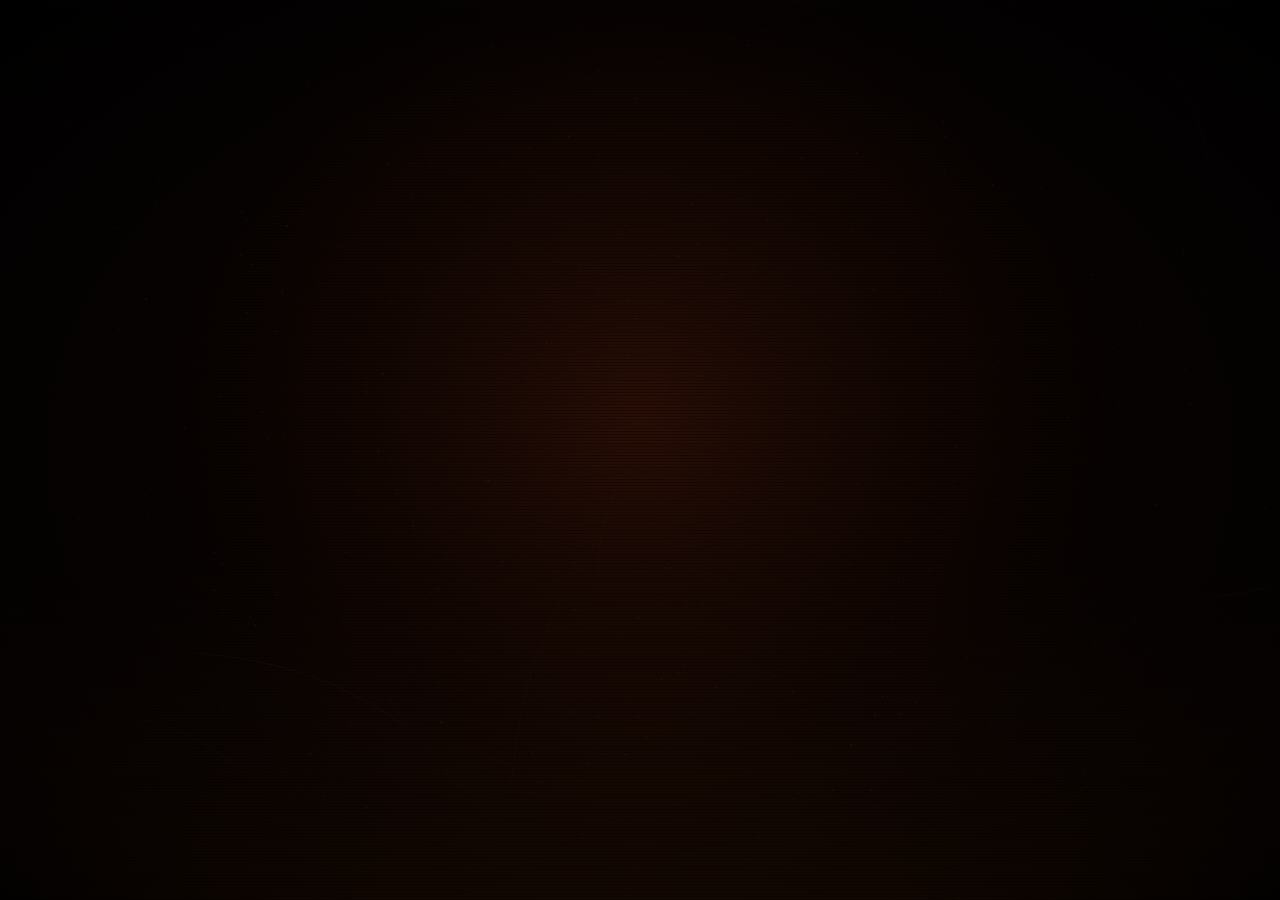
<file: requests/ritus-cogitationis/tools/ritus.html>
<!DOCTYPE html>
<html lang="ru">
<head>
<meta charset="utf-8">
<meta name="viewport" content="width=device-width,initial-scale=1">
<title>Ritus Cogitationis</title>
<link rel="preconnect" href="https://fonts.googleapis.com">
<link rel="preconnect" href="https://fonts.gstatic.com" crossorigin>
<link href="https://fonts.googleapis.com/css2?family=UnifrakturCook:wght@700&family=VT323&display=swap" rel="stylesheet">
<style>
  html,body{margin:0;height:100%;background:#050201;overflow:hidden;cursor:default}
  canvas{position:fixed;inset:0;width:100%;height:100%;display:block}
  #scan{position:fixed;inset:0;pointer-events:none;
    background:repeating-linear-gradient(to bottom,rgba(0,0,0,0) 0,rgba(0,0,0,0) 2px,rgba(0,0,0,.30) 2px,rgba(0,0,0,.30) 3px)}
  #vig{position:fixed;inset:0;pointer-events:none;
    background:radial-gradient(ellipse at center,rgba(0,0,0,0) 52%,rgba(0,0,0,.55) 82%,rgba(0,0,0,.9) 100%)}
  #ui{position:fixed;left:0;right:0;bottom:0;display:flex;flex-direction:column;
    opacity:0;transition:opacity .6s;font:18px VT323,ui-monospace,monospace;z-index:5}
  #btns{display:flex;gap:8px;justify-content:flex-end;align-items:center;padding:8px 14px 10px}
  #tl{position:relative;height:4px;background:rgba(201,149,67,.18)}
  #tlFill{height:100%;width:0;background:#d9a04c}
  #tl i{position:absolute;top:-3px;width:1px;height:10px;background:rgba(255,210,138,.7)}
  #ui.show{opacity:1}
  #ui button{background:rgba(10,4,2,.75);color:#d9a04c;border:1px solid rgba(201,149,67,.55);
    font:inherit;padding:3px 10px;cursor:pointer;letter-spacing:.04em}
  #ui button:hover{background:rgba(60,24,8,.85);color:#ffd28a}
  #ui span{color:rgba(217,160,76,.6);margin-left:4px}
</style>
</head>
<body>
<canvas id="c"></canvas>
<div id="scan"></div>
<div id="vig"></div>
<div id="ui">
  <div id="btns">
    <button data-a="restart" title="R">Сначала</button>
    <button data-a="loop" id="bLoop" title="L">Повтор: вкл</button>
    <button data-a="pal" title="G">Люминофор</button>
    <button data-a="pause" title="P, пробел">Пауза</button>
    <button data-a="fs" title="F">Во весь экран</button>
    <span>R · L · G · P · F</span>
  </div>
  <div id="tl"><div id="tlFill"></div></div>
</div>
<script>
'use strict';
/* ---------- утилиты ---------- */
const TAU = Math.PI * 2;
const rnd = (a = 1, b) => b === undefined ? Math.random() * a : a + Math.random() * (b - a);
const pick = a => a[(Math.random() * a.length) | 0];
const clamp = (x, a = 0, b = 1) => x < a ? a : x > b ? b : x;
const lerp = (a, b, t) => a + (b - a) * t;
const easeIO = t => t < .5 ? 2 * t * t : 1 - Math.pow(-2 * t + 2, 2) / 2;
const backOut = x => { const c1 = 1.25, c3 = c1 + 1; return 1 + c3 * Math.pow(x - 1, 3) + c1 * Math.pow(x - 1, 2); };
const hex = d => Math.floor(Math.random() * 16 ** d).toString(16).toUpperCase().padStart(d, '0');
const bin8 = () => ((Math.random() * 256) | 0).toString(2).padStart(8, '0');
const toBin = s => [...s.replace(/[·,]/g, ' ')].map(c => (c.charCodeAt(0) & 255).toString(2).padStart(8, '0')).join(' ');
const randBin = n => Array.from({ length: n }, bin8).join(' ');
const randHex = n => Array.from({ length: n }, () => hex(4)).join(' ');
const pol = (a, r) => [Math.sin(a) * r, -Math.cos(a) * r];         // угол 0 — вверх, по часовой
const dirAng = (dx, dy) => Math.atan2(dx, -dy);
function mk(w, h) { const c = document.createElement('canvas'); c.width = Math.max(1, Math.ceil(w)); c.height = Math.max(1, Math.ceil(h)); return c; }

/* ---------- слова ---------- */
const LIT = [
  'In machina spiritus · in numero veritas',
  'Motus animat metallum',
  'Nihil sine ratione · nihil sine ritu',
  'Oleum sanctum · ferrum fidele',
  'Caro infirma · machina permanet',
  'Ordo ex numero · lux ex ordine',
  'Spiritus machinae, audi nos',
  'Fragmenta antiqua servamus',
  'Per ritum ad perfectionem'
];
const LITU = LIT.map(s => s.toUpperCase());
const PURGE = 'Exorcizamus te, codex immunde · redi in ordinem';
const PURGEU = ['EXORCIZAMUS TE', 'CODEX IMMUNDE', 'REDI IN ORDINEM', 'NUMERUS PURUS', 'SPIRITUS, AUDI'];
const CORR = [...'ЖЯЪЭѢѲѴҖҘΞΨΩλξζϞϠ∂∇∰∯≋⊗⊘⊛⋇ЮЩФ¥§‡'];
const garble = n => Array.from({ length: n }, () => Math.random() < .55 ? pick(CORR) : hex(1)).join('');

/* ---------- палитра ---------- */
const PH = {
  amber: { ph: '#ffab38', dim: '#b0601a', data: '#ffd08a', hot: '#fff3d6' },
  green: { ph: '#74ff84', dim: '#2c9446', data: '#c0ffb6', hot: '#f0fff0' }
};
let palKey = 'amber', pal = PH.amber;
const C = { brass: '#c48f40', brassHi: '#f2c977', brassDk: '#563611', bone: '#e6d4ac', her: '#c440ff', acid: '#b4ff2e',
  wax: '#9a1712', waxDk: '#420604', waxHi: '#d4382a', parch: '#d8c597' };

/* ---------- холсты ---------- */
const disp = document.getElementById('c'), dctx = disp.getContext('2d');
const scene = mk(1, 1), sctx = scene.getContext('2d');
const bloomC = mk(1, 1), bctx = bloomC.getContext('2d');
const pl = mk(1, 1), plx = pl.getContext('2d');
let W, H, DPR, R, CX, CY, k, amb, panels = null;
const imgs = {};

const mono = s => `${Math.round(s)}px VT323, "DejaVu Sans Mono", ui-monospace, monospace`;
const goth = s => `700 ${Math.round(s)}px UnifrakturCook, UnifrakturMaguntia, "Old English Text MT", serif`;

/* ---------- атлас знаков ---------- */
const gcache = new Map();
function G(ch, col, size) {
  size = Math.max(5, Math.round(size));
  const key = ch + col + size; let c = gcache.get(key);
  if (!c) {
    if (gcache.size > 5000) gcache.clear();
    const S = Math.ceil(size * 1.35); c = mk(S, S); const x = c.getContext('2d');
    x.font = mono(size); x.fillStyle = col; x.textAlign = 'center'; x.textBaseline = 'middle';
    x.fillText(ch, S / 2, S / 2); gcache.set(key, c);
  }
  return c;
}
function drawG(x, ch, col, size, px, py, alpha = 1, rot = 0, mir = false) {
  if (alpha <= 0.01) return;
  const g = G(ch, col, size); x.globalAlpha = alpha;
  if (!rot && !mir) x.drawImage(g, px - g.width / 2, py - g.height / 2);
  else { x.save(); x.translate(px, py); x.rotate(rot); if (mir) x.scale(-1, 1); x.drawImage(g, -g.width / 2, -g.height / 2); x.restore(); }
  x.globalAlpha = 1;
}

/* ---------- текст по окружности ---------- */
function drawCircText(x, r, str, font, color) {
  x.font = font; x.fillStyle = color; x.textAlign = 'center'; x.textBaseline = 'middle';
  const circ = TAU * r, unit = x.measureText(str).width || 1;
  const reps = Math.max(1, Math.round(circ / unit));
  const seq = [...str.repeat(reps)];
  const ws = seq.map(c => x.measureText(c).width), tot = ws.reduce((a, b) => a + b, 0);
  const sc = circ / tot; let a = 0;
  for (let i = 0; i < seq.length; i++) {
    const w = ws[i] * sc, ang = a + w / 2 / r;
    if (seq[i] !== ' ') { x.save(); x.rotate(ang); x.translate(0, -r); x.fillText(seq[i], 0, 0); x.restore(); }
    a += w / r;
  }
}
function textRing(r, str, size, fontFn, color) {
  const S = 2 * (r + size) + 8, c = mk(S, S), x = c.getContext('2d');
  x.translate(S / 2, S / 2); drawCircText(x, r, str, fontFn(size), color); return c;
}

/* ---------- шестерни ---------- */
function gearPath(x, rp, n, th) {
  const p = TAU / n, r0 = rp - th / 2, r1 = rp + th / 2;
  x.beginPath();
  for (let i = 0; i < n; i++) {
    const a = i * p;
    const pts = [[r0, a - p * .5], [r0, a - p * .28], [r1, a - p * .15], [r1, a + p * .15], [r0, a + p * .28]];
    for (let j = 0; j < 5; j++) { const [X, Y] = pol(pts[j][1], pts[j][0]); (i === 0 && j === 0) ? x.moveTo(X, Y) : x.lineTo(X, Y); }
  }
  x.closePath();
}
function brassGrad(x, rIn, rOut) {
  const g = x.createRadialGradient(0, 0, Math.max(0, rIn), 0, 0, rOut);
  g.addColorStop(0, C.brassDk); g.addColorStop(.5, C.brass); g.addColorStop(.82, C.brassHi); g.addColorStop(1, C.brass);
  return g;
}
function gearRing(rp, n, th, band, o = {}) {
  const S = 2 * (rp + th) + 8, c = mk(S, S), x = c.getContext('2d'); x.translate(S / 2, S / 2);
  const rin = rp - th / 2 - band;
  gearPath(x, rp, n, th); x.moveTo(rin, 0); x.arc(0, 0, rin, 0, TAU);
  x.fillStyle = brassGrad(x, rin, rp + th / 2); x.fill('evenodd');
  x.lineWidth = Math.max(1, 1.1 * k); x.strokeStyle = C.brassDk; x.stroke();
  x.beginPath(); x.arc(0, 0, rin + 1.6 * k, 0, TAU); x.strokeStyle = 'rgba(255,225,160,.35)'; x.lineWidth = Math.max(1, k); x.stroke();
  if (o.text) drawCircText(x, rin + band * .5, o.text, o.font, o.textColor || C.brassDk);
  if (o.spokes) {
    const hub = o.hub || rin * .3; x.lineCap = 'round';
    for (let i = 0; i < o.spokes; i++) {
      const a = i * TAU / o.spokes, [x0, y0] = pol(a, hub * .9), [x1, y1] = pol(a, rin + 1);
      x.beginPath(); x.moveTo(x0, y0); x.lineTo(x1, y1); x.lineWidth = o.spokeW; x.strokeStyle = C.brass; x.stroke();
      x.lineWidth = Math.max(1, k * .8); x.strokeStyle = 'rgba(40,20,5,.7)'; x.stroke();
    }
    x.beginPath(); x.arc(0, 0, hub, 0, TAU); x.fillStyle = brassGrad(x, 0, hub); x.fill();
    x.lineWidth = Math.max(1, k); x.strokeStyle = C.brassDk; x.stroke();
    x.beginPath(); x.arc(0, 0, hub * .42, 0, TAU); x.fillStyle = '#000'; x.fill();
  }
  if (o.trefoil) {
    x.lineWidth = Math.max(1, 1.4 * k); x.strokeStyle = C.brass;
    for (let j = 0; j < 3; j++) { const [cx, cy] = pol(j * TAU / 3 + o.trefoilRot, rin * .4); x.beginPath(); x.arc(cx, cy, rin * .42, 0, TAU); x.stroke(); }
    x.beginPath(); x.arc(0, 0, rin * .16, 0, TAU); x.fillStyle = C.brass; x.fill();
    x.beginPath(); x.arc(0, 0, rin * .07, 0, TAU); x.fillStyle = '#000'; x.fill();
    drawCircText(x, rin * .88, o.inner, mono(o.innerSize), pal.dim);
  }
  return c;
}
function escWheel(r, n) {
  const S = 2 * r + 8, c = mk(S, S), x = c.getContext('2d'); x.translate(S / 2, S / 2);
  const p = TAU / n, r0 = r * .74; x.beginPath();
  for (let i = 0; i < n; i++) {
    const a = i * p, pts = [[r0, a], [r, a + p * .55], [r * .93, a + p * .66], [r0, a + p * .72]];
    pts.forEach(([rr, g], j) => { const [X, Y] = pol(g, rr); (i === 0 && j === 0) ? x.moveTo(X, Y) : x.lineTo(X, Y); });
  }
  x.closePath(); x.moveTo(r * .56, 0); x.arc(0, 0, r * .56, 0, TAU);
  x.fillStyle = brassGrad(x, r * .5, r); x.fill('evenodd'); x.lineWidth = Math.max(1, k); x.strokeStyle = C.brassDk; x.stroke();
  x.lineCap = 'butt';
  for (let i = 0; i < 4; i++) { const a = i * TAU / 4 + TAU / 8, [X, Y] = pol(a, r * .58); x.beginPath(); x.moveTo(0, 0); x.lineTo(X, Y); x.lineWidth = r * .08; x.strokeStyle = C.brass; x.stroke(); }
  return c;
}

/* ---------- геометрия розы ---------- */
const BEAT = 1.6;
let mt = 0, speedMul = 0;
const RIM_N = 120, FOIL_N = 14, FOILS = 12;
let rimRp, rimTh, foilRc, foilR, foilTh, sats = [], foils = [], spokeAng = [];
const rings = [
  { key: 'A', r: .155, ang: () => ratchet(mt, BEAT, 0, .38, true) * TAU / 48 },
  { key: 'B', r: .21, ang: () => -mt * .035 },
  { key: 'C', r: .27, ang: () => flow(mt, .06, .4) },
  { key: 'C2', r: .315, ang: () => mt * .05 },
  { key: 'D', r: .615, ang: () => -ratchet(mt, BEAT * 2, .5, .3, true) * TAU / 64 },
  { key: 'E', r: .67, ang: () => mt * .018 },
  { key: 'F', r: .725, ang: () => -mt * .03 }
];
const ringByKey = Object.fromEntries(rings.map(r => [r.key, r]));

function ratchet(t, period, phase, d = .2, soft = false) {
  const u = t / period + phase, n = Math.floor(u), f = u - n;
  if (f < 1 - d) return n;
  const q = (f - (1 - d)) / d;
  return n + (soft ? softOut(q) : backOut(q));
}
const softOut = x => { const c1 = .45, c3 = c1 + 1; return 1 + c3 * Math.pow(x - 1, 3) + c1 * Math.pow(x - 1, 2); };
// непрерывный ход, дышащий в такт: скорость ω·(1 + a·cos 2πt/T), не останавливается при a < 1
const flow = (t, w, a = .55) => w * (t + a * BEAT / TAU * Math.sin(TAU * t / BEAT));
const rimAng = () => -flow(mt, .045);

function makeImgs() {
  imgs.A = textRing(.155 * R, toBin(LIT[4]) + '   ', 14 * k, mono, pal.ph);
  imgs.B = textRing(.21 * R, LIT[1] + ' · ' + LIT[6] + ' · ', 19 * k, goth, C.bone);
  imgs.C = textRing(.27 * R, randBin(70), 13 * k, mono, pal.dim);
  imgs.C2 = textRing(.315 * R, randHex(40), 11 * k, mono, pal.data);
  imgs.D = textRing(.615 * R, toBin(LIT[5]) + '   ', 14 * k, mono, pal.ph);
  imgs.E = textRing(.67 * R, LIT[0] + ' · ' + LIT[2] + ' · ', 21 * k, goth, C.bone);
  imgs.Epurge = textRing(.67 * R, PURGE + ' · ', 21 * k, goth, pal.hot);
  imgs.F = textRing(.725 * R, randBin(130), 11 * k, mono, pal.dim);
  imgs.rim = gearRing(rimRp, RIM_N, rimTh, .035 * R, { text: randHex(90), font: mono(11 * k), textColor: 'rgba(50,28,6,.9)' });
  imgs.foil = [0, 1].map(v => gearRing(foilR, FOIL_N, foilTh, .018 * R,
    { trefoil: true, trefoilRot: v * Math.PI / 3, inner: randBin(9), innerSize: 8.5 * k }));
  imgs.esc = escWheel(.105 * R, 15);
  sats.forEach(s => {
    s.img = gearRing(s.rp, s.n, rimTh, .028 * R, { spokes: s.n > 20 ? 5 : 4, spokeW: .02 * R, hub: s.rp * .26,
      text: randBin(s.n > 20 ? 12 : 5), font: mono(9 * k), textColor: 'rgba(50,28,6,.9)' });
  });
}

function build() {
  DPR = Math.min(window.devicePixelRatio || 1, 1.5);
  W = Math.floor(innerWidth * DPR); H = Math.floor(innerHeight * DPR);
  disp.width = scene.width = pl.width = W; disp.height = scene.height = pl.height = H;
  bloomC.width = Math.ceil(W / 4); bloomC.height = Math.ceil(H / 4);
  R = Math.min(W * .42, H * .39); CX = W / 2; CY = H * .46; k = R / 400;
  rimRp = .85 * R; rimTh = .035 * R;
  foilRc = .46 * R; foilR = foilRc * Math.sin(Math.PI / FOILS); foilTh = .028 * R;
  // спутники, сцеплённые с ободом
  sats = [[TAU / 4, 28], [-TAU / 4, 28], [TAU / 4 - .7, 12], [TAU / 4 + .7, 12], [-TAU / 4 - .7, 12], [-TAU / 4 + .7, 12]]
    .map(([phi, n]) => { const rp = rimRp * n / RIM_N, d = rimRp + rp; return { phi, n, rp, x: Math.sin(phi) * d, y: -Math.cos(phi) * d }; });
  // венец лепестков-шестерён: фазы для зацепления
  foils = []; let psi = 0;
  for (let i = 0; i < FOILS; i++) {
    const a = i * TAU / FOILS, [x, y] = pol(a, foilRc);
    foils.push({ x, y, psi, s: i % 2 ? -1 : 1, v: i % 2 });
    const [nx, ny] = pol((i + 1) * TAU / FOILS, foilRc), beta = dirAng(nx - x, ny - y);
    psi = -psi + 2 * beta + Math.PI + Math.PI / FOIL_N;
  }
  spokeAng = Array.from({ length: FOILS }, (_, i) => i * TAU / FOILS + TAU / FOILS / 2);
  // боковые панели
  const pw = CX - 1.3 * R - .055 * W;
  panels = pw > 150 * DPR ? { L: { x: .035 * W, y: .07 * H, w: pw, h: .78 * H }, R: { x: CX + 1.3 * R + .02 * W, y: .07 * H, w: pw, h: .78 * H } } : null;
  gcache.clear(); makeImgs(); makeAmbient(); initParticles(); schem = null;
  sctx.globalCompositeOperation = 'source-over'; sctx.fillStyle = '#000'; sctx.fillRect(0, 0, W, H);
  patches.forEach(q => q.img = makePatch(q.code));
}

function makeAmbient() {
  amb = mk(W, H); const x = amb.getContext('2d');
  x.fillStyle = '#060201'; x.fillRect(0, 0, W, H);
  let g = x.createRadialGradient(CX, CY, 0, CX, CY, 1.55 * R);
  g.addColorStop(0, 'rgba(125,42,14,.30)'); g.addColorStop(.55, 'rgba(85,24,8,.15)'); g.addColorStop(1, 'rgba(0,0,0,0)');
  x.fillStyle = g; x.fillRect(0, 0, W, H);
  g = x.createLinearGradient(0, H, 0, H * .55); g.addColorStop(0, 'rgba(120,44,10,.20)'); g.addColorStop(1, 'rgba(0,0,0,0)');
  x.fillStyle = g; x.fillRect(0, 0, W, H);
  for (let i = 0; i < 1600; i++) {
    x.fillStyle = `rgba(${200 + rnd(50) | 0},${130 + rnd(50) | 0},80,${rnd(.015, .06)})`;
    const s = rnd(.8, 2.2) * DPR; x.fillRect(rnd(W), rnd(H), s, s);
  }
  x.lineWidth = DPR;
  for (let i = 0; i < 16; i++) {
    x.strokeStyle = `rgba(210,180,130,${rnd(.015, .04)})`;
    const x0 = rnd(W), y0 = rnd(H), a = rnd(TAU), L = rnd(.05, .3) * H;
    x.beginPath(); x.moveTo(x0, y0); x.quadraticCurveTo(x0 + Math.cos(a + .3) * L / 2, y0 + Math.sin(a + .3) * L / 2, x0 + Math.cos(a) * L, y0 + Math.sin(a) * L); x.stroke();
  }
}

/* ---------- кадильный дым данных ---------- */
let parts = [], srcs = [];
function initParticles() {
  srcs = [.07, .2, .33, .5, .67, .8, .93].map(f => f * W);
  const N = Math.min(650, Math.round(W / DPR / 3.2));
  parts = []; for (let i = 0; i < N; i++) parts.push(spawn(true));
}
function spawn(init) {
  return { x0: pick(srcs) + rnd(-25, 25) * k, y: init ? rnd(H) : H + rnd(10, 60) * k, v: rnd(16, 40) * k, ph: rnd(TAU), f: rnd(.6, 1.4),
    ch: Math.random() < .5 ? '0' : '1', s: rnd(.7, 1.15), sw: rnd(10, 36) * k, drift: rnd(-1, 1), x: 0 };
}
function updParticles(dt) {
  for (let i = 0; i < parts.length; i++) {
    const p = parts[i]; p.y -= p.v * dt * (1 + beatPulse * .25);
    const h = (H - p.y) / H;
    p.x = p.x0 + Math.sin(p.y * .004 / k * p.f + t * .55 + p.ph) * p.sw * (.3 + h * 1.7) + h * h * 90 * k * p.drift;
    if (Math.random() < dt * .4) p.ch = p.ch === '0' ? '1' : '0';
    if (p.y < -30 * k) parts[i] = spawn(false);
  }
}
function drawParticles(x) {
  for (const p of parts) {
    const h = clamp((H - p.y) / H);
    const a = Math.sin(Math.PI * clamp(h * 1.12)) * .5 * vis.incense;
    drawG(x, p.ch, h > .55 ? pal.dim : pal.data, 13 * k * p.s, p.x, p.y, a);
  }
}

/* ---------- импульсы по спицам и вспышки ---------- */
let pulses = [], flashes = [];
function launch(i, col, fast) {
  pulses.push({ sp: i, r: .12 * R, v: (fast ? rnd(.9, 1.1) : rnd(.45, .7)) * R, col: col || pal.data, chars: bin8(), crossed: false });
}
function updPulses(dt) {
  const meshR = foilRc * Math.cos(Math.PI / FOILS);
  for (const p of pulses) {
    const r0 = p.r; p.r += p.v * dt;
    if (r0 < meshR && p.r >= meshR) { const [X, Y] = pol(spokeAng[p.sp], meshR); flashes.push({ x: X, y: Y, life: .45, max: .45, size: 22 * k, col: p.col }); }
    if (r0 < .79 * R && p.r >= .79 * R) { const [X, Y] = pol(spokeAng[p.sp], .79 * R); flashes.push({ x: X, y: Y, life: .35, max: .35, size: 16 * k, col: p.col }); }
  }
  pulses = pulses.filter(p => p.r < .82 * R);
  for (const f of flashes) f.life -= dt;
  flashes = flashes.filter(f => f.life > 0);
}
function drawPulses(x) {
  x.save(); x.translate(CX, CY);
  for (const p of pulses) {
    const a = spokeAng[p.sp];
    for (let j = 0; j < 8; j++) {
      const rr = p.r - j * 13 * k; if (rr < .12 * R || rr > .8 * R) continue;
      const [X, Y] = pol(a, rr); drawG(x, p.chars[j], p.col, 13 * k, X, Y, 1 - j / 8, a);
    }
  }
  x.globalCompositeOperation = 'lighter';
  for (const f of flashes) {
    const q = f.life / f.max, g = x.createRadialGradient(f.x, f.y, 0, f.x, f.y, f.size);
    g.addColorStop(0, f.col); g.addColorStop(1, 'rgba(0,0,0,0)');
    x.globalAlpha = q * .9; x.fillStyle = g; x.beginPath(); x.arc(f.x, f.y, f.size, 0, TAU); x.fill();
  }
  x.globalAlpha = 1; x.globalCompositeOperation = 'source-over'; x.restore();
}

/* ---------- ересь ---------- */
const hz = { phase: 'idle', next: Infinity, t0: 0, phi: 0, w: 0, rMin: 1, p: 0, amp: 0, int: 0, paths: [], purgeGlow: 0, wave: 0 };
let integrity = 99.97, exoN = 0, scars = [], patches = [];
function startHeresy() {
  if (hz.phase !== 'idle') return;
  hz.phase = 'in'; hz.t0 = t; hz.phi = rnd(TAU);
  hz.paths = Array.from({ length: 6 }, () => {
    let a = hz.phi + rnd(-.5, .5), r = rnd(.95, 1.02) * R; const pts = [];
    for (let j = 0; j < 46; j++) { pts.push({ a, r, ch: pick(CORR) }); r -= rnd(.012, .022) * R; a += rnd(-.05, .05) + Math.sin(j * .4) * .015; }
    return pts;
  });
  addLog('!! INFECTIO DETECTA · SECTOR 0x' + hex(4) + ' !!', C.her);
}
function updHeresy(dt) {
  if (hz.phase === 'idle') { hz.w = 0; hz.amp = 0; hz.int = 0; hz.purgeGlow = 0; if (t >= hz.next) startHeresy(); return; }
  if (hz.phase === 'in') {
    const p = hz.p = clamp((t - hz.t0) / 9), e = easeIO(p);
    hz.w = lerp(.05, 1.5, e); hz.rMin = lerp(.97, .2, e) * R; hz.int = p; hz.amp = .09 * p; hz.purgeGlow = 0;
    if (p >= 1) {
      hz.phase = 'purge'; hz.t0 += 9; exoN = 0; ev('purge', { t: rt - (t - hz.t0) });
      for (let i = 0; i < FOILS; i++) launch(i, pal.hot, true);
      addLog('RITUS EXORCISMI INCIPIT', pal.hot);
    }
  } else if (hz.phase === 'purge') {
    const p = hz.p = clamp((t - hz.t0) / 4.5), e = easeIO(p);
    hz.w = 1.5 * (1 - e); hz.rMin = lerp(.2, .97, e) * R; hz.int = 1 - e;
    hz.amp = .09 * (1 - p) * Math.abs(Math.cos(p * 18)); hz.purgeGlow = Math.sin(Math.PI * p); hz.wave = e * 1.02 * R;
    if (p >= 1) afterHeresy();
  }
}
function afterHeresy() {
  ev('purified', { t: rt - (t - hz.t0 - 4.5) });
  hz.phase = 'idle'; hz.next = Infinity;
  const lost = rnd(.05, .3); integrity = Math.max(80, integrity - lost);
  const keys = ['C', 'D', 'E', 'F', 'D'];
  for (let i = 0, n = 3 + (Math.random() * 3 | 0); i < n; i++) {
    const key = pick(keys), ring = ringByKey[key], aAbs = hz.phi + rnd(-.55, .55);
    scars.push({ key, aRel: aAbs - ring.ang(), len: rnd(.06, .2), born: t });
  }
  const code = hex(3);
  patches.push({ aRel: hz.phi - rimAng(), born: t, code, img: makePatch(code) });
  if (patches.length > 7) patches.shift();
  addLog('LAMINA SANCTA AFFIXA · 0x' + code, pal.ph);
  addLog('SECTOR 0x' + hex(4) + ' · AMISSUS IN AETERNUM', pal.dim);
  addLog('INTEGRITAS · ' + integrity.toFixed(2) + '% · DAMNUM ' + lost.toFixed(2) + '%', pal.ph);
}
function drawHeresy(x) {
  if (hz.w < .01 || hz.int < .005) return;
  const w = hz.w, r0 = hz.rMin, r1 = .99 * R, a0 = hz.phi - w / 2, a1 = hz.phi + w / 2, P = Math.PI / 2;
  x.save(); x.translate(CX, CY);
  x.beginPath(); x.arc(0, 0, r1, a0 - P, a1 - P); x.arc(0, 0, r0, a1 - P, a0 - P, true); x.closePath();
  x.fillStyle = `rgba(0,0,0,${.45 + .4 * hz.int})`; x.fill();
  x.strokeStyle = C.her; x.globalAlpha = (.3 + .5 * Math.random()) * hz.int; x.lineWidth = 1.5 * k; x.stroke(); x.globalAlpha = 1;
  const n = Math.round(150 * hz.int);
  for (let i = 0; i < n; i++) {
    const a = rnd(a0, a1), r = rnd(r0, r1), [X, Y] = pol(a, r);
    drawG(x, pick(CORR), Math.random() < .7 ? C.her : C.acid, rnd(9, 22) * k, X, Y, rnd(.3, 1) * hz.int, a + rnd(-.6, .6), Math.random() < .4);
  }
  const reveal = hz.phase === 'in' ? clamp(hz.p * 1.3) : 1 - hz.p;
  for (const path of hz.paths) {
    const cnt = Math.floor(path.length * reveal);
    for (let j = 0; j < cnt; j++) {
      const q = path[j]; if (Math.random() < .08) q.ch = pick(CORR);
      const [X, Y] = pol(q.a + rnd(-.01, .01), q.r + rnd(-3, 3) * k);
      drawG(x, q.ch, j % 5 === 0 ? C.acid : C.her, 15 * k, X, Y, (.35 + .65 * j / Math.max(1, cnt)) * Math.max(hz.int, .3), q.a);
    }
  }
  x.restore();
}
function drawPurge(x) {
  if (hz.phase !== 'purge') return;
  const p = hz.p; x.save(); x.translate(CX, CY); x.globalCompositeOperation = 'lighter';
  x.globalAlpha = (1 - p) * .9; x.strokeStyle = pal.hot; x.lineWidth = 7 * k;
  x.beginPath(); x.arc(0, 0, Math.max(1, hz.wave), 0, TAU); x.stroke();
  x.globalAlpha = (1 - p) * .35; x.lineWidth = 22 * k; x.stroke();
  x.restore(); x.globalAlpha = 1; x.globalCompositeOperation = 'source-over';
}

/* ---------- накал металла: тёмно-красный → оранжевый → белый ---------- */
const HEAT = [[0, [200, 40, 10]], [.45, [255, 120, 30]], [.75, [255, 190, 90]], [1, [255, 246, 225]]];
function heatColor(h) {
  for (let i = 1; i < HEAT.length; i++) if (h <= HEAT[i][0]) {
    const [a0, c0] = HEAT[i - 1], [a1, c1] = HEAT[i], f = (h - a0) / (a1 - a0);
    return `rgb(${c0.map((v, j) => Math.round(lerp(v, c1[j], f))).join(',')})`;
  }
  return 'rgb(255,246,225)';
}
function drawHeat(x, a, rOut, h) {
  if (h <= .005 || rOut < .24 * R) return;
  const P = Math.PI / 2, g = x.createRadialGradient(0, 0, .2 * R, 0, 0, rOut), col = heatColor(h);
  g.addColorStop(0, 'rgba(0,0,0,0)'); g.addColorStop(.72, col); g.addColorStop(1, 'rgba(0,0,0,0)');
  x.save(); x.globalCompositeOperation = 'lighter'; x.globalAlpha = .34 * h;
  x.beginPath(); x.moveTo(0, 0); x.arc(0, 0, rOut, a - .62 - P, a + .62 - P); x.closePath(); x.fillStyle = g; x.fill(); x.restore();
}

/* ---------- накладка на ободе: след очищения ---------- */
function arcText(x, r, a0, a1, str, font, col) {
  x.font = font; x.fillStyle = col; x.textAlign = 'center'; x.textBaseline = 'middle';
  const chars = [...str], step = (a1 - a0) / chars.length;
  chars.forEach((ch, i) => { x.save(); x.rotate(a0 + step * (i + .5)); x.translate(0, -r); x.fillText(ch, 0, 0); x.restore(); });
}
function makePatch(code) {
  const rM = .815 * R, span = .26, r0 = rM - .034 * R, r1 = rM + .034 * R, P = Math.PI / 2;
  const w = 2 * r1 * Math.sin(span / 2) + 8, h = r1 - r0 * Math.cos(span / 2) + 8;
  const c = mk(w, h), x = c.getContext('2d'); x.translate(w / 2, 4 + r1);
  x.beginPath(); x.arc(0, 0, r1, -span / 2 - P, span / 2 - P); x.arc(0, 0, r0, span / 2 - P, -span / 2 - P, true); x.closePath();
  const g = x.createRadialGradient(0, 0, r0, 0, 0, r1);
  g.addColorStop(0, '#7a5320'); g.addColorStop(.45, '#d9a552'); g.addColorStop(.75, '#f6d48a'); g.addColorStop(1, '#a6772f');
  x.fillStyle = g; x.shadowColor = 'rgba(0,0,0,.9)'; x.shadowBlur = 5 * k; x.fill(); x.shadowBlur = 0;
  x.lineWidth = 1.4 * k; x.strokeStyle = C.brassDk; x.stroke();
  x.beginPath(); x.arc(0, 0, r1 - 2.2 * k, -span / 2 + .01 - P, span / 2 - .01 - P); x.strokeStyle = 'rgba(255,235,180,.5)'; x.lineWidth = k; x.stroke();
  for (const a of [-span / 2 + .028, span / 2 - .028]) for (const rr of [r0 + .013 * R, r1 - .013 * R]) {
    const [X, Y] = pol(a, rr), rv = .0068 * R, gg = x.createRadialGradient(X - rv * .3, Y - rv * .3, 0, X, Y, rv);
    gg.addColorStop(0, '#fff0c0'); gg.addColorStop(.5, C.brass); gg.addColorStop(1, C.brassDk);
    x.beginPath(); x.arc(X, Y, rv, 0, TAU); x.fillStyle = gg; x.fill(); x.lineWidth = .8 * k; x.strokeStyle = 'rgba(40,20,0,.8)'; x.stroke();
  }
  // гравировка: малый знак спуска и надписи
  x.save(); x.translate(...pol(0, rM));
  const n = 10, p = TAU / n, rr = .019 * R, q0 = rr * .7; x.beginPath();
  for (let i = 0; i < n; i++) { const b = i * p; [[q0, b], [rr, b + p * .55], [rr * .92, b + p * .66], [q0, b + p * .72]].forEach(([r_, a_], j) => { const [X, Y] = pol(a_, r_); (i || j) ? x.lineTo(X, Y) : x.moveTo(X, Y); }); }
  x.closePath(); x.lineWidth = 1.1 * k; x.strokeStyle = 'rgba(55,30,5,.9)'; x.stroke();
  x.beginPath(); x.arc(0, 0, rr * .3, 0, TAU); x.stroke(); x.restore();
  const f = mono(9.5 * k), col = 'rgba(55,30,5,.92)';
  arcText(x, rM, -span / 2 + .05, -.032, 'PVRGATVM', f, col);
  arcText(x, rM, .032, span / 2 - .05, '0x' + code, f, col);
  return { c, w, h, r1 };
}

/* ---------- летопись ---------- */
let logs = [], logTimer = 0, orationes = 0;
function addLog(s, col) { if (cueLogCapture) cueLogCapture.push(s); logs.push({ s, col, born: t }); if (logs.length > 80) logs.shift(); }
function genLog() {
  if (hz.phase === 'in') {
    const r = Math.random();
    if (r < .3) return addLog(garble(rnd(14, 28) | 0), C.her);
    if (r < .55) return addLog('SECTOR 0x' + hex(4) + ' · RESPONSIO NULLA', C.acid);
    if (r < .8) return addLog('SPIRITUS MACHINAE TURBATUR · ' + garble(4), C.her);
    return addLog('CODEX IMMUNDUS · ' + hex(4) + garble(3) + hex(2), C.her);
  }
  if (hz.phase === 'purge') return addLog('EXORCISMUS ' + Math.min(7, ++exoN) + '/7 · ' + pick(PURGEU), pal.hot);
  const r = Math.random();
  if (r < .2) return addLog('RITUS 0x' + hex(4) + ' · ' + pick(LITU), pal.ph);
  if (r < .32) { const n = 12, i = 1 + (Math.random() * n | 0); return addLog('ORATIO ' + String(i).padStart(2, '0') + '/' + n + ' [' + '■'.repeat(i >> 1) + '□'.repeat((n - i) >> 1) + ']', pal.dim); }
  if (r < .48) return addLog(hex(6) + ': ' + hex(4) + ' ' + hex(4) + ' ' + hex(4) + ' ' + hex(4), pal.dim);
  if (r < .58) return addLog('DATUM 0x' + hex(2) + ' ≡ ' + bin8(), pal.data);
  if (r < .68) return addLog('SPIRITUS MACHINAE · ' + pick(['QUIESCIT', 'AUDIT', 'PLACATUR', 'RESPONDET', 'DORMIT']), pal.ph);
  if (r < .8) return addLog('FRAGMENTUM STC-' + hex(3) + ' · ' + pick(['INTEGRUM', 'LACUNA', 'LACUNA', 'CORRUPTUM?', 'IGNOTUM', 'NON INTELLEGITUR']), pal.data);
  if (r < .9) return addLog('UNGUENTUM SACRUM · ' + (rnd(60, 99) | 0) + '%', pal.dim);
  return addLog('TURIBULUM ' + (1 + rnd(8) | 0) + ' · FUMUS ' + pick(['SURGIT', 'DENSUS', 'TENUIS']), pal.dim);
}
function panelHead(x, P, y, title) {
  x.font = mono(fsP() * 1.05); x.fillStyle = pal.ph; x.globalAlpha = .9; x.textAlign = 'left'; x.textBaseline = 'alphabetic';
  x.fillText(title, P.x, y); x.globalAlpha = .45; x.fillRect(P.x, y + fsP() * .35, P.w, Math.max(1, DPR)); x.globalAlpha = 1;
}
const fsP = () => clamp(Math.min(H * .019, panels ? panels.L.w / 18 : 99), 10 * DPR, 22 * DPR);
function drawLog(x) {
  const P = panels.L, fs = fsP(), lh = fs * 1.12;
  panelHead(x, P, P.y, 'COGITATIO · LIBER RITUUM');
  x.save(); x.beginPath(); x.rect(P.x, P.y + fs, P.w, P.h - fs); x.clip();
  x.font = mono(fs); x.textBaseline = 'alphabetic';
  const maxL = Math.floor((P.h - fs * 1.6) / lh), list = logs.slice(-maxL);
  list.forEach((l, i) => {
    const age = list.length - 1 - i, shown = Math.min(l.s.length, Math.floor((t - l.born) * 70));
    let s = l.s.slice(0, shown); if (shown < l.s.length && Math.floor(t * 6) % 2) s += '█';
    x.globalAlpha = clamp(1 - age / maxL * .85) * (l.col === C.her ? .6 + .4 * Math.random() : 1);
    x.fillStyle = l.col; x.fillText(s, P.x, P.y + fs * 1.9 + i * lh);
  });
  x.restore(); x.globalAlpha = 1;
}
let motiva = .873, calor = 61.4, ung = 78;
function drawStatus(x, y0) {
  const P = panels.R, fs = fsP(), lh = fs * 1.25;
  panelHead(x, P, y0, 'STATUS MACHINAE');
  const integ = hz.phase === 'idle' ? integrity : integrity - 38 * hz.int + rnd(-2, 2) * hz.int;
  const spir = hz.phase === 'in' ? (Math.random() < .5 ? 'IRATUS' : garble(6)) : hz.phase === 'purge' ? 'PLACATUR' : (speedMul < .05 ? 'DORMIT' : beatPulse > .5 ? 'AUDIT' : 'QUIESCIT');
  const noos = Math.round(10 * (.55 + .35 * Math.sin(t * .3) + .1 * beatPulse - .4 * hz.int));
  const rows = [
    ['SPIRITUS', spir, hz.phase === 'in' ? C.her : pal.ph],
    ['MOTIVA VIS', motiva.toFixed(3) + ' U', pal.data],
    ['CALOR', calor.toFixed(1) + '°', pal.data],
    ['UNGUENTUM', Math.round(ung) + '%', pal.data],
    ['ORATIONES', String(orationes), pal.data],
    ['INTEGRITAS', integ.toFixed(2) + '%', hz.int > .05 ? C.her : pal.ph],
    ['NOOSPHAERA', '▮'.repeat(clamp(noos, 0, 10)) + '▯'.repeat(10 - clamp(noos, 0, 10)), pal.dim]
  ];
  x.font = mono(fs); x.textBaseline = 'alphabetic';
  rows.forEach(([a, b, col], i) => {
    const y = y0 + fs * 1.9 + i * lh;
    x.globalAlpha = .75; x.fillStyle = pal.dim; x.textAlign = 'left'; x.fillText(a, P.x, y);
    x.globalAlpha = 1; x.fillStyle = col; x.textAlign = 'right'; x.fillText(b, P.x + P.w, y);
  });
  x.textAlign = 'left'; x.globalAlpha = 1;
}

/* ---------- фрагменты чертежей (СШК) ---------- */
let schem = null;
function genSchem(P) {
  const S = Math.min(P.w, H * .38), ox = P.x + (P.w - S) / 2, oy = P.y + fsP() * 1.6;
  const cx = ox + S / 2, cy = oy + S * .46, s = S * .3, lines = [], labels = [], lac = [];
  const L = (pts, dash) => lines.push({ pts, dash });
  const circle = (r, n = 48) => Array.from({ length: n + 1 }, (_, i) => [cx + Math.cos(i / n * TAU) * r, cy + Math.sin(i / n * TAU) * r]);
  const kind = pick(['gear', 'shaft', 'gear']);
  if (kind === 'gear') {
    const n = 9 + (Math.random() * 7 | 0), th = s * .14, p = TAU / n, pts = [];
    for (let i = 0; i <= n; i++) { const a = i * p; [[s - th, a - p * .5], [s - th, a - p * .25], [s, a - p * .13], [s, a + p * .13], [s - th, a + p * .25]].forEach(([r, g]) => pts.push([cx + Math.cos(g) * r, cy + Math.sin(g) * r])); }
    L(pts); L(circle(s * .55)); L(circle(s * .2, 24));
    L([[cx - s * .06, cy - s * .2], [cx - s * .06, cy - s * .28], [cx + s * .06, cy - s * .28], [cx + s * .06, cy - s * .2]]);
    L([[cx - s * 1.25, cy], [cx + s * 1.25, cy]], true); L([[cx, cy - s * 1.25], [cx, cy + s * 1.25]], true);
    const dy = cy + s * 1.18; L([[cx - s, dy - s * .06], [cx - s, dy + s * .06]]); L([[cx + s, dy - s * .06], [cx + s, dy + s * .06]]); L([[cx - s, dy], [cx + s, dy]]);
    labels.push({ x: cx, y: dy - s * .08, s: 'Ø ' + (rnd(40, 300)).toFixed(1), at: .6 });
    for (let i = 0; i < 3; i++) { const g = rnd(TAU); L([[cx + Math.cos(g) * s * .9, cy + Math.sin(g) * s * .9], [cx + Math.cos(g) * s * 1.3, cy + Math.sin(g) * s * 1.3]]);
      labels.push({ x: cx + Math.cos(g) * s * 1.33, y: cy + Math.sin(g) * s * 1.33, s: pick(['Ⅳ-' + hex(2), '?', 'NON INTELLEGITUR', 'z=' + n, 'Ⅶ']), at: .75 }); }
  } else {
    const xs = [-1.3, -.8, -.2, .5, 1.3].map(v => cx + v * s), hs = [.22, .36, .5, .3].map(v => v * s);
    for (let i = 0; i < 4; i++) L([[xs[i], cy - hs[i]], [xs[i + 1], cy - hs[i]], [xs[i + 1], cy + hs[i]], [xs[i], cy + hs[i]], [xs[i], cy - hs[i]]]);
    L([[cx - s * 1.45, cy], [cx + s * 1.45, cy]], true);
    const hi = 2, x0 = xs[hi], x1 = xs[hi + 1], h = hs[hi];
    for (let v = x0 - 2 * h; v < x1; v += s * .09) { const a = Math.max(x0, v), b = Math.min(x1, v + 2 * h); if (b > a) L([[a, cy + h - (a - v)], [b, cy + h - (b - v)]]); }
    const dy = cy + s * .75; L([[xs[0], dy], [xs[4], dy]]); L([[xs[0], dy - s * .05], [xs[0], dy + s * .05]]); L([[xs[4], dy - s * .05], [xs[4], dy + s * .05]]);
    labels.push({ x: cx, y: dy - s * .07, s: 'L ' + (rnd(100, 900)).toFixed(0), at: .6 });
    labels.push({ x: xs[1], y: cy - s * .62, s: pick(['Ⅱ-' + hex(2), 'FILUM ?', 'M' + (8 + rnd(16) | 0)]), at: .7 });
  }
  for (let i = 0, n = 1 + (Math.random() * 2 | 0); i < n; i++) {
    const w = rnd(.35, .6) * s, h = rnd(.25, .4) * s, lx = cx + rnd(-.8, .4) * s, ly = cy + rnd(-.9, .5) * s;
    lac.push({ x: lx, y: ly, w, h, at: rnd(.4, .9) });
  }
  return { lines, labels, lac, t0: t, title: 'FRAGMENTUM STC-' + hex(4) + ' · ' + pick(['INTEGRITAS ' + (rnd(5, 40) | 0) + '%', 'INCERTUM', 'PARS III', 'TEXTUS AMISSUS']), ox, oy, S };
}
function plen(pts) { let L = 0; for (let i = 1; i < pts.length; i++) L += Math.hypot(pts[i][0] - pts[i - 1][0], pts[i][1] - pts[i - 1][1]); return L; }
function drawSchem(x) {
  const P = panels.R;
  panelHead(x, P, P.y, 'FRAGMENTA ARCHIVI');
  if (!schem || t - schem.t0 > 17) schem = genSchem(P);
  const age = t - schem.t0, prog = clamp(age / 7), fade = age < 14 ? 1 : clamp(1 - (age - 14) / 2);
  if (fade <= 0) return;
  const flick = age > 14 ? (Math.random() < .3 ? .3 : 1) : 1;
  x.save(); x.globalAlpha = .85 * fade * flick; x.strokeStyle = pal.ph; x.lineWidth = Math.max(1, 1.1 * DPR);
  const tot = schem.lines.reduce((a, l) => a + (l.len ??= plen(l.pts)), 0); let budget = prog * tot;
  for (const l of schem.lines) {
    if (budget <= 0) break; x.setLineDash(l.dash ? [6 * DPR, 4 * DPR] : []);
    x.beginPath(); x.moveTo(...l.pts[0]);
    for (let i = 1; i < l.pts.length && budget > 0; i++) {
      const [ax, ay] = l.pts[i - 1], [bx, by] = l.pts[i], d = Math.hypot(bx - ax, by - ay);
      if (d <= budget) { x.lineTo(bx, by); budget -= d; } else { const f = budget / d; x.lineTo(ax + (bx - ax) * f, ay + (by - ay) * f); budget = 0; }
    }
    x.stroke();
  }
  x.setLineDash([]);
  x.font = mono(fsP() * .85); x.fillStyle = pal.data; x.textAlign = 'center'; x.textBaseline = 'bottom';
  for (const lb of schem.labels) if (prog >= lb.at) x.fillText(lb.s, lb.x, lb.y);
  for (const q of schem.lac) if (prog >= q.at) {
    x.fillStyle = 'rgba(0,0,0,.92)'; x.fillRect(q.x, q.y, q.w, q.h);
    x.strokeStyle = pal.dim; x.strokeRect(q.x, q.y, q.w, q.h);
    x.beginPath(); x.moveTo(q.x, q.y); x.lineTo(q.x + q.w, q.y + q.h); x.moveTo(q.x + q.w, q.y); x.lineTo(q.x, q.y + q.h); x.stroke();
    x.fillStyle = pal.ph; x.textBaseline = 'middle'; x.fillText('LACUNA', q.x + q.w / 2, q.y + q.h / 2);
  }
  if (prog >= .95) { x.textBaseline = 'alphabetic'; x.fillStyle = pal.dim; x.fillText(schem.title, schem.ox + schem.S / 2, schem.oy + schem.S * .98); }
  x.restore();
}

/* ---------- роза ---------- */
let beatPulse = 0;
function jit(i, rr) {
  if (hz.amp < 1e-4) return 0;
  return rr > hz.rMin - .06 * R ? hz.amp * (Math.sin(t * 17 + i * 3.1) * .6 + Math.sin(t * 41 + i * 1.7) * .4) : 0;
}
function drawRot(x, img, ang, ox = 0, oy = 0, alpha = 1) {
  x.save(); x.globalAlpha = alpha; x.translate(ox, oy); x.rotate(ang); x.drawImage(img, -img.width / 2, -img.height / 2); x.restore();
}
function drawScars(x, key, ang, r) {
  for (const s of scars) {
    if (s.key !== key) continue;
    const life = clamp(1 - (t - s.born) / 150); if (life <= 0) continue;
    const a = s.aRel + ang - Math.PI / 2;
    x.globalAlpha = .85 * life; x.strokeStyle = '#000'; x.lineWidth = 24 * k;
    x.beginPath(); x.arc(0, 0, r, a, a + s.len); x.stroke();
    x.globalAlpha = .5 * life; x.strokeStyle = '#7a1d10'; x.lineWidth = Math.max(1, k);
    x.beginPath(); x.arc(0, 0, r - 12 * k, a, a + s.len); x.stroke(); x.beginPath(); x.arc(0, 0, r + 12 * k, a, a + s.len); x.stroke();
    x.globalAlpha = 1;
  }
}
function drawRose(x) {
  x.save(); x.translate(CX, CY);
  // тёмный диск за розой
  let g = x.createRadialGradient(0, 0, 0, 0, 0, 1.02 * R);
  g.addColorStop(0, 'rgba(0,0,0,.9)'); g.addColorStop(.8, 'rgba(0,0,0,.75)'); g.addColorStop(1, 'rgba(0,0,0,0)');
  x.fillStyle = g; x.beginPath(); x.arc(0, 0, 1.02 * R, 0, TAU); x.fill();
  // ореол ноосферы
  x.setLineDash([2 * k, 9 * k]); x.lineDashOffset = -mt * 20 * k; x.strokeStyle = pal.dim; x.globalAlpha = .5 * vis.rev.rim; x.lineWidth = 1.5 * k;
  x.beginPath(); x.arc(0, 0, .93 * R, 0, TAU); x.stroke(); x.setLineDash([]); x.globalAlpha = 1;
  // спицы и опорные круги
  x.strokeStyle = C.brassDk; x.lineWidth = 1.6 * k; x.globalAlpha = .8 * vis.rev.spokes;
  for (const a of spokeAng) { const [x0, y0] = pol(a, .12 * R), [x1, y1] = pol(a, .795 * R); x.beginPath(); x.moveTo(x0, y0); x.lineTo(x1, y1); x.stroke(); }
  x.strokeStyle = C.brass; x.globalAlpha = .55; x.lineWidth = 1.2 * k;
  for (const [rr, key] of [[.125, 'A'], [.24, 'B'], [.295, 'C'], [.335, 'C2'], [.585, 'D'], [.7, 'E'], [.78, 'F']]) { x.globalAlpha = .55 * vis.rev[key]; x.beginPath(); x.arc(0, 0, rr * R, 0, TAU); x.stroke(); }
  x.globalAlpha = 1;
  // кольца
  rings.forEach((rg, i) => {
    const ang = rg.ang() + jit(i, rg.r * R);
    const rv = vis.rev[rg.key]; if (rv <= .003) return;
    if (rg.key === 'E' && hz.purgeGlow > 0) { drawRot(x, imgs.E, ang, 0, 0, (1 - hz.purgeGlow) * rv); drawRot(x, imgs.Epurge, ang, 0, 0, hz.purgeGlow * rv); }
    else drawRot(x, imgs[rg.key], ang, 0, 0, rv);
    drawScars(x, rg.key, rg.ang(), rg.r * R);
  });
  // венец шестерён-лепестков
  const tf = flow(mt, .32);
  foils.forEach((f, i) => drawRot(x, imgs.foil[f.v], f.s * tf + f.psi + jit(i + 20, foilRc), f.x, f.y, vis.rev.foil[i]));
  // обод и спутники
  const trim = rimAng();
  drawRot(x, imgs.rim, trim + jit(40, rimRp), 0, 0, vis.rev.rim);
  if (hz.phase === 'purge') {   // накал растёт за отступающей скверной
    const s3 = hz.p * hz.p * (3 - 2 * hz.p);
    drawHeat(x, hz.phi, Math.min(.86 * R, hz.rMin), s3);
  }
  for (const q of patches) {
    const aAbs = trim + q.aRel + jit(40, rimRp), age = t - q.born;
    if (age < 14) drawHeat(x, aAbs, .86 * R, Math.pow(1 - age / 14, 1.4));   // остывание
    x.save(); x.rotate(aAbs); x.globalAlpha = clamp(age / 1.2) * vis.rev.rim; x.drawImage(q.img.c, -q.img.w / 2, -q.img.r1 - 4);
    if (age < 18) { x.globalCompositeOperation = 'lighter'; x.globalAlpha = Math.pow(1 - age / 18, 2) * .9; x.drawImage(q.img.c, -q.img.w / 2, -q.img.r1 - 4); }
    x.restore();
  }
  sats.forEach((s, i) => drawRot(x, s.img, -(RIM_N / s.n) * (trim - s.phi) + s.phi + Math.PI + Math.PI / s.n + jit(50 + i, rimRp) * 2.5, s.x, s.y, vis.rev.sat[i]));
  // сердце: спуск и линза
  const te = flow(mt, .22, .7);
  drawRot(x, imgs.esc, te + jit(60, .1 * R), 0, 0, vis.rev.core);
  x.beginPath(); x.arc(0, 0, .058 * R, 0, TAU); x.fillStyle = '#000'; x.fill();
  x.lineWidth = 1.2 * k; x.strokeStyle = C.brass; x.globalAlpha = vis.rev.core; x.stroke(); x.globalAlpha = 1;
  const her = hz.int > .2 && Math.random() < hz.int * .6;
  const lensCol = her ? C.her : pal.ph, lr = .046 * R * (1 + .08 * beatPulse) * (1 + .6 * vis.lensBoost);
  g = x.createRadialGradient(0, 0, 0, 0, 0, lr);
  g.addColorStop(0, hz.purgeGlow > .1 ? '#ffffff' : pal.hot); g.addColorStop(.35, lensCol); g.addColorStop(1, 'rgba(0,0,0,0)');
  x.globalAlpha = Math.min(1, .55 + .45 * beatPulse + .4 * hz.purgeGlow + vis.lensBoost) * vis.lens; x.fillStyle = g; x.beginPath(); x.arc(0, 0, lr, 0, TAU); x.fill();
  x.globalAlpha = .6 * vis.lens; x.strokeStyle = pal.dim; x.lineWidth = k;
  for (const rr of [.02, .032]) { x.beginPath(); x.arc(0, 0, rr * R, 0, TAU); x.stroke(); }
  x.globalAlpha = 1;
  x.restore();
}

/* ---------- такт ---------- */
function onBeat(n) {
  beatPulse = 1; orationes++;
  const cnt = hz.phase === 'in' ? (Math.random() < .5 ? 1 : 0) : 1 + (Math.random() * 2.2 | 0);
  if (vis.pulses) for (let i = 0; i < cnt; i++) launch(Math.random() * FOILS | 0);
  if (n % 4 === 0) imgs.C = textRing(.27 * R, randBin(70), 13 * k, mono, pal.dim);
  if (n % 6 === 3) imgs.F = textRing(.725 * R, randBin(130), 11 * k, mono, pal.dim);
  if (hz.phase !== 'in') sats.forEach(s => { const [X, Y] = pol(s.phi, rimRp); flashes.push({ x: X, y: Y, life: .3, max: .3, size: 14 * k, col: pal.ph }); });
}

/* ---------- обряд: режиссура ---------- */
const RITE_LEN = 102;
let rt = 0, loopOn = true, cueIdx = 0, caps = [], ringFl = [];
const vis = { rev: { core: 0, A: 0, B: 0, C: 0, C2: 0, spokes: 0, D: 0, E: 0, F: 0, rim: 0, foil: Array(12).fill(0), sat: Array(6).fill(0) },
  lens: 0, lensBoost: 0, incense: 0, panels: 0, pulses: false, logAuto: false };
const lin = (a, b, x) => clamp((x - a) / (b - a));
const sm = (a, b, x) => { const u = lin(a, b, x); return u * u * (3 - 2 * u); };
const REVEAL = { core: 4.5, A: 5.5, B: 6.5, C: 9, C2: 9.8, spokes: 10.4, D: 14, E: 15, F: 16, rim: 18.2 };
const OUT_ORDER = ['sat', 'rim', 'F', 'E', 'D', 'foil', 'C2', 'C', 'B', 'A', 'spokes', 'core'];
const outAt = key => { const j = OUT_ORDER.indexOf(key); return 1 - sm(88 + j * .7, 89.5 + j * .7, rt); };
const STAGES = [[0, 'I', 'TENEBRAE'], [4, 'II', 'INVOCATIO'], [22, 'III', 'UNCTIO'], [27, 'IV', 'EXCITATIO'], [38, 'V', 'COGITATIO'],
  [58, 'VI', 'HAERESIS'], [67, 'VII', 'EXORCISMUS'], [71.5, 'VIII', 'COGITATIO RESUMPTA'], [80, 'IX', 'RESPONSUM'], [88, 'X', 'QUIES']];
const stageAt = x => { let r = STAGES[0]; for (const st of STAGES) if (x >= st[0]) r = st; return r; };
function speedAt(x) {
  if (x < 27) return 0;
  if (x < 28.6) return .35 * Math.sin(lin(27, 28.6, x) * Math.PI / 2);
  if (x < 30) return .35 * (1 - sm(28.6, 30, x)) * (1 + .3 * Math.sin(x * 40));
  if (x < 33) return 0;
  if (x < 38) return backOut(lin(33, 38, x));
  if (x < 88) return 1;
  return 1 - sm(88, 95, x);
}
const cap = (s, kind, dur, col) => caps.push({ s, kind, born: rt, dur, col: col || (kind === 'goth' ? C.bone : pal.dim) });
const rfl = (r, col, dur = .9, grow = 0, w = 7) => ringFl.push({ r, col: col || pal.hot, dur, grow, w, age: 0 });
const revealRing = (r, name) => { rfl(r * R); addLog('ANULUS ' + name + ' · EXCITATUS', pal.ph); };
const CUES = [
  [1.6, () => cap('COGITATOR · SOMNUS ALTUS', 'mono', 2.4)],
  [2.2, () => addLog('COGITATOR · SOMNUS ALTUS', pal.dim)],
  [3.2, () => addLog('INVOCATIO REQUIRITUR', pal.ph)],
  [4.0, () => { cap('Spiritus machinae, audi nos.', 'goth', 4); addLog('INVOCATIO I · SPIRITUS MACHINAE, AUDI NOS', pal.ph); }],
  [4.5, () => { rfl(.05 * R, null, 1.3, .12); vis.lensBoost = .9; addLog('COR · LUMEN ACCENSUM', pal.ph); }],
  [5.5, () => revealRing(.155, 'PRIMUS')],
  [6.5, () => revealRing(.21, 'SECUNDUS')],
  [8.5, () => { cap('Per numerum te vocamus.', 'goth', 4); addLog('INVOCATIO II · PER NUMERUM TE VOCAMUS', pal.ph); }],
  [9.0, () => revealRing(.27, 'TERTIUS')],
  [9.8, () => revealRing(.315, 'QUARTUS')],
  [10.8, () => addLog('ROTAE XII · CONIUNGUNTUR', pal.data)],
  ...Array.from({ length: 12 }, (_, i) => [10.8 + i * .3, () => { const f = foils[i]; flashes.push({ x: f.x, y: f.y, life: .6, max: .6, size: 45 * k, col: pal.hot }); }]),
  [13.2, () => { cap('Per oleum et ferrum te excitamus.', 'goth', 4.3); addLog('INVOCATIO III · PER OLEUM ET FERRUM', pal.ph); }],
  [14.0, () => revealRing(.615, 'QUINTUS')],
  [15.0, () => revealRing(.67, 'SEXTUS')],
  [16.0, () => revealRing(.725, 'SEPTIMUS')],
  [17.8, () => { cap('Surge, et cogita.', 'goth', 4); addLog('INVOCATIO IV · SURGE, ET COGITA', pal.ph); }],
  [18.2, () => { rfl(rimRp, null, 1.1); addLog('CIRCULUS MAGNUS · PRAESENS', pal.ph); }],
  ...Array.from({ length: 6 }, (_, i) => [19 + i * .4, () => { const q = sats[i]; flashes.push({ x: q.x, y: q.y, life: .6, max: .6, size: 70 * k, col: pal.hot }); }]),
  [21.0, () => addLog('MACHINA COMPOSITA · IMMOTA', pal.dim)],
  [22.2, () => { cap('UNCTIO · OLEUM SANCTUM', 'mono', 4.5, pal.ph); addLog('UNGUENTUM SACRUM APPLICATUR', pal.ph); }],
  [26.6, () => addLog('UNCTIO PERFECTA', pal.ph)],
  [27.0, () => { cap('VIS MOTIVA · ADHIBETUR', 'mono', 2, pal.ph); vis.lensBoost = .5; addLog('VIS MOTIVA · 0.35 U', pal.data); }],
  [29.0, () => { cap('SPIRITUS RENITITUR', 'mono', 1.5, '#ff6a3a'); addLog('SPIRITUS RENITITUR · VIS DEFICIT', '#ff6a3a'); }],
  [30.6, () => { cap('Iterum: surge!', 'goth', 2.6); rfl(.05 * R, null, 1.3, .95, 9); vis.lensBoost = 1.1; addLog('INVOCATIO V · ITERUM: SURGE', pal.ph); }],
  [33.2, () => { cap('Vis motiva adest.', 'goth', 3.5); addLog('VIS MOTIVA · 1.00 U · ADEST', pal.ph); addLog('TURIBULA ACCENSA', pal.dim); for (let i = 0; i < FOILS; i++) launch(i, pal.hot, true); }],
  [38.5, () => { cap('COGITATIO INCIPIT', 'mono', 2.5, pal.ph); addLog('COGITATIO INCIPIT · ORATIONES XII', pal.ph); }],
  [58.0, () => { startHeresy(); hz.t0 = t - (rt - 58); cap('!! INFECTIO !!', 'mono', 3, C.her); }],
  [67.2, () => cap('Exorcizamus te, codex immunde!', 'goth', 3)],
  [70.2, () => cap('Redi in ordinem.', 'goth', 2.5)],
  [72.5, () => { cap('COGITATIO RESUMITUR', 'mono', 2.5, pal.ph); addLog('COGITATIO RESUMITUR · ORATIO IX', pal.ph); }],
  [80.0, () => { cap('COGITATIO PERFECTA', 'mono', 2.4, pal.ph); rfl(.05 * R, null, 1.7, 1.15, 12); vis.lensBoost = 1.6;
    for (let i = 0; i < FOILS; i++) launch(i, pal.hot, true); addLog('COGITATIO PERFECTA · XII/XII', pal.hot);
    stcCode = hex(3); if (panels) { schem = genSchem(panels.R); schem.title = 'FRAGMENTUM STC-' + stcCode + ' · RESTITUTUM 61%'; } }],
  [82.4, () => cap('Responsum datum est.', 'goth', 3.4)],
  [86.0, () => { cap('FRAGMENTUM STC-' + stcCode + ' · RESTITUTUM 61% · LACUNAE III', 'mono', 2.9, pal.data); addLog('FRAGMENTUM STC-' + stcCode + ' · RESTITUTUM 61%', pal.data); }],
  [88.0, () => addLog('VIS MOTIVA · RETRAHITUR', pal.dim)],
  [89.0, () => cap('Gloria motui perpetuo.', 'goth', 4.5)],
  [94.0, () => cap('SPIRITUS QUIESCIT', 'mono', 3, pal.dim)]
].sort((a, b) => a[0] - b[0]);
let stcCode = '000';
// механическое время — точный интеграл скорости по таблице: удары механизма от прогона к прогону одни и те же
const MT_H = .001, MT = (() => { const n = Math.ceil((RITE_LEN + 1) / MT_H) + 2, a = new Float64Array(n); let prev = speedAt(0);
  for (let i = 1; i < n; i++) { const s = speedAt(i * MT_H); a[i] = a[i - 1] + (prev + s) * MT_H / 2; prev = s; } return a; })();
const mtAt = x => { const f = clamp(x, 0, RITE_LEN + 1) / MT_H, i = Math.floor(f); return i + 1 < MT.length ? MT[i] + (MT[i + 1] - MT[i]) * (f - i) : MT[MT.length - 1]; };
// сдвиг фазы: в установившемся ходе удары механизма — ровно на кратных 1,6 с (сетка 150 уд/мин, такт = удар)
const MT_PHASE = ((mtAt(40) - 40) % BEAT + BEAT) % BEAT;
function beatTime(n) { const v = n * BEAT + MT_PHASE; let lo = 0, hi = MT.length - 1; while (hi - lo > 1) { const m = (lo + hi) >> 1; if (MT[m] < v) lo = m; else hi = m; }
  return +((lo + (v - MT[lo]) / ((MT[hi] - MT[lo]) || 1)) * MT_H).toFixed(4); }
// журнал событий (для музыки): время — точное, по расписанию, а не по кадру
const EVLOG = []; let cueT = null, cueLogCapture = null, lastStage = null;
const ev = (type, data = {}) => EVLOG.push({ type, ...data, t: +(data.t ?? cueT ?? rt).toFixed(4) });

function riteRestart() {
  rt = 0; mt = -MT_PHASE; lastBeat = -1; cueIdx = 0; lastStage = null; caps = []; ringFl = []; logs = []; scars = []; patches = []; pulses = []; flashes = [];
  Object.assign(hz, { phase: 'idle', next: Infinity, w: 0, amp: 0, int: 0, purgeGlow: 0, p: 0 });
  integrity = 99.97; orationes = 0; schem = null; vis.lensBoost = 0;
  initParticles();
  sctx.globalCompositeOperation = 'source-over'; sctx.fillStyle = '#000'; sctx.fillRect(0, 0, W, H);
}
const tlFill = document.getElementById('tlFill');
(() => { const tl = document.getElementById('tl');
  for (const [at, num, name] of STAGES) { const i = document.createElement('i'); i.style.left = (at / RITE_LEN * 100) + '%'; i.title = num + ' · ' + name; tl.appendChild(i); } })();

function riteUpdate(dt) {
  rt += dt;
  if (rt >= RITE_LEN) { if (loopOn) { const over = rt - RITE_LEN; riteRestart(); rt = over; ev('restart', { t: 0 }); } else rt = RITE_LEN; }
  while (cueIdx < CUES.length && CUES[cueIdx][0] <= rt) {
    cueT = CUES[cueIdx][0]; cueLogCapture = []; const nC = caps.length, nF = flashes.length, nR = ringFl.length, ph = hz.phase;
    CUES[cueIdx++][1]();
    ev('cue', { captions: caps.slice(nC).map(c => c.s), log: cueLogCapture, flashes: flashes.length - nF, rings: ringFl.length - nR,
      ...(hz.phase !== ph ? { heresy: hz.phase } : {}) });
    cueT = null; cueLogCapture = null;
  }
  const stNow = stageAt(rt); if (stNow !== lastStage) { lastStage = stNow; ev('stage', { t: stNow[0], num: stNow[1], name: stNow[2] }); }
  const rv = vis.rev;
  for (const key in REVEAL) rv[key] = sm(REVEAL[key], REVEAL[key] + .8, rt) * outAt(key);
  for (let i = 0; i < 12; i++) rv.foil[i] = sm(10.8 + i * .3, 11.4 + i * .3, rt) * outAt('foil');
  for (let i = 0; i < 6; i++) rv.sat[i] = sm(19 + i * .4, 19.6 + i * .4, rt) * outAt('sat');
  vis.lens = rv.core; vis.lensBoost *= Math.exp(-dt * 1.4);
  vis.incense = sm(33, 40, rt) * (1 - sm(87, 94, rt));
  vis.panels = sm(34, 38, rt) * (1 - sm(87, 92, rt));
  vis.pulses = rt > 33 && rt < 87;
  vis.logAuto = (rt > 38 && rt < 57) || (rt > 72.5 && rt < 86) || hz.phase !== 'idle';
  speedMul = speedAt(rt); hz.next = Infinity;
  for (const f of ringFl) f.age += dt; ringFl = ringFl.filter(f => f.age < f.dur);
  tlFill.style.width = (rt / RITE_LEN * 100).toFixed(2) + '%';
}

function drawRiteScene(x) {
  // помазание: золотые волны по кольцам
  if (rt > 22.3 && rt < 27.6) {
    x.save(); x.translate(CX, CY); x.globalCompositeOperation = 'lighter'; x.lineCap = 'round';
    [.155, .21, .27, .315, .46, .615, .67, .725, .815].forEach((rr, i) => {
      const u = (rt - 22.3 - i * .18) / 2.6; if (u <= 0 || u >= 1) return;
      const head = -Math.PI / 2 + u * TAU * 1.15, env = Math.sin(Math.PI * u), wide = i === 4;
      for (let j = 0; j < 14; j++) {
        const a1 = head - j * .1;
        x.globalAlpha = env * (1 - j / 14) * (wide ? .3 : .85); x.strokeStyle = j < 2 ? pal.hot : '#ffc35a'; x.lineWidth = (wide ? 32 : 7) * k;
        x.beginPath(); x.arc(0, 0, rr * R, a1 - .11, a1); x.stroke();
      }
    });
    x.restore();
  }
  if (ringFl.length) {
    x.save(); x.translate(CX, CY); x.globalCompositeOperation = 'lighter';
    for (const f of ringFl) {
      const q = f.age / f.dur; x.globalAlpha = (1 - q) * .9; x.strokeStyle = f.col; x.lineWidth = f.w * k * (1 - q * .5);
      x.beginPath(); x.arc(0, 0, Math.max(1, f.r + f.grow * R * easeIO(q)), 0, TAU); x.stroke();
    }
    x.restore();
  }
  // подложка под подписи
  const g = x.createLinearGradient(0, H * .83, 0, H);
  g.addColorStop(0, 'rgba(0,0,0,0)'); g.addColorStop(.45, 'rgba(0,0,0,.7)'); g.addColorStop(1, 'rgba(0,0,0,.85)');
  x.fillStyle = g; x.fillRect(0, H * .83, W, H * .17);
  // подписи
  caps = caps.filter(c => rt - c.born < c.dur);
  x.textBaseline = 'middle';
  for (const c of caps) {
    const age = rt - c.born, isG = c.kind === 'goth', a = clamp(age / .3) * clamp((c.dur - age) / .7);
    x.font = isG ? goth(H * .046) : mono(H * .03);
    let str = c.s.slice(0, Math.min(c.s.length, Math.floor(age * (isG ? 24 : 38)) + 1));
    const corrupt = c.col === C.her;
    if (corrupt) str = [...str].map(ch => Math.random() < .25 ? pick(CORR) : ch).join('');
    x.globalAlpha = a * (corrupt ? .6 + .4 * Math.random() : 1); x.fillStyle = c.col; x.textAlign = 'left';
    x.fillText(str, CX - x.measureText(c.s).width / 2, H * .905);
  }
  x.globalAlpha = 1;
  // ход вычисления
  const pa = sm(38.5, 39.5, rt) * (1 - sm(86, 87.5, rt));
  if (pa > 0) {
    const n = rt < 58 ? Math.floor(8 * lin(38.5, 57.5, rt)) : rt < 71.5 ? 8 : Math.min(12, 8 + Math.floor(4 * lin(71.5, 79.6, rt)));
    let str = 'ORATIO ' + String(n).padStart(2, '0') + '/12  ' + '■'.repeat(n) + '□'.repeat(12 - n), col = pal.dim;
    if (hz.phase === 'in') { str = [...str].map(ch => Math.random() < .3 * hz.int ? pick(CORR) : ch).join(''); col = C.her; }
    if (rt >= 80) { str = 'COGITATIO PERFECTA  ' + '■'.repeat(12); col = pal.ph; }
    x.font = mono(H * .024); x.textAlign = 'center'; x.globalAlpha = pa * .9; x.fillStyle = col; x.fillText(str, CX, H * .958);
  }
  // название стадии
  const st = stageAt(rt), sa = sm(1.2, 2.5, rt) * (1 - sm(96, 97, rt));
  if (sa > 0) {
    x.font = mono(H * .022); x.textAlign = 'center'; x.globalAlpha = .75 * sa; x.fillStyle = pal.dim;
    x.fillText('RITUS COGITATIONIS · ' + st[1] + ' · ' + st[2], CX, H * .035);
  }
  x.globalAlpha = 1; x.textAlign = 'left';
}

// включение и выключение кинескопа: точка → строка → кадр и обратно
function drawCRT(x) {
  let hb, lw, lineA = 0, dotA = 0;
  if (rt < 1.2) {
    lw = sm(0, .35, rt); hb = rt < .35 ? 2 * DPR : lerp(2 * DPR, H, 1 - Math.pow(1 - lin(.35, 1.2, rt), 3));
    lineA = 1 - lin(.35, 1, rt); dotA = rt < .35 ? 1 : 0;
  } else if (rt > 97.3) {
    hb = rt < 97.9 ? lerp(H, 2 * DPR, Math.pow(lin(97.3, 97.9, rt), 2)) : 2 * DPR;
    lw = rt < 97.9 ? 1 : Math.max(.002, 1 - sm(97.9, 98.5, rt));
    lineA = rt < 98.5 ? sm(97.4, 97.9, rt) : 0; dotA = rt >= 98.5 ? 1 - lin(98.5, 99.6, rt) : 0;
  } else return;
  const cy = H / 2, cx = W / 2, bw = lw * W;
  x.fillStyle = '#000';
  x.fillRect(0, 0, W, cy - hb / 2); x.fillRect(0, cy + hb / 2, W, H - cy - hb / 2);
  if (lw < 1) { x.fillRect(0, cy - hb / 2, cx - bw / 2, hb); x.fillRect(cx + bw / 2, cy - hb / 2, cx - bw / 2 + 1, hb); }
  if (lineA > 0 && bw > 1) {
    const g = x.createLinearGradient(cx - bw / 2, 0, cx + bw / 2, 0);
    g.addColorStop(0, 'rgba(255,240,210,0)'); g.addColorStop(.5, 'rgba(255,248,230,1)'); g.addColorStop(1, 'rgba(255,240,210,0)');
    x.globalAlpha = lineA; x.fillStyle = g; x.shadowColor = pal.ph; x.shadowBlur = 18 * DPR;
    x.fillRect(cx - bw / 2, cy - 1.5 * DPR, bw, 3 * DPR); x.shadowBlur = 0; x.globalAlpha = 1;
  }
  if (dotA > 0) {
    const r = 18 * DPR, g = x.createRadialGradient(cx, cy, 0, cx, cy, r);
    g.addColorStop(0, 'rgba(255,250,235,1)'); g.addColorStop(.25, pal.ph); g.addColorStop(1, 'rgba(0,0,0,0)');
    x.globalAlpha = dotA; x.fillStyle = g; x.beginPath(); x.arc(cx, cy, r, 0, TAU); x.fill(); x.globalAlpha = 1;
  }
}

/* ---------- кадр ---------- */
let t = 0, last = performance.now(), lastBeat = -1, paused = false;
function update(dt, rdt) {
  riteUpdate(rdt); mt = mtAt(rt) - MT_PHASE;
  const b = Math.floor(mt / BEAT); if (b !== lastBeat) { lastBeat = b; ev('beat', { n: b, t: beatTime(b) }); onBeat(b); }
  beatPulse *= Math.exp(-dt * 4);
  updHeresy(dt); updParticles(dt); updPulses(dt);
  logTimer -= dt; if (vis.logAuto && logTimer <= 0) { genLog(); logTimer = hz.phase === 'idle' ? rnd(.25, .8) : hz.phase === 'purge' ? rnd(.55, .7) : rnd(.12, .3); }
  motiva = clamp(.873 * speedMul + rnd(-.004, .004) * speedMul, 0, 1.2);
  calor = clamp(calor + rnd(-.05, .05) + hz.int * .2 * dt * 10 - (calor - 61) * .002, 40, 140);
  ung = clamp(ung - dt * .02 + (Math.random() < .002 ? 20 : 0), 30, 99);
}
function render() {
  // послесвечение люминофора
  sctx.globalCompositeOperation = 'source-over';
  sctx.fillStyle = 'rgba(0,0,0,.32)'; sctx.fillRect(0, 0, W, H);
  drawParticles(sctx);
  if (panels) { sctx.fillStyle = 'rgba(0,0,0,.6)'; for (const P of [panels.L, panels.R]) sctx.fillRect(P.x - 4 * DPR, P.y - 30 * DPR, P.w + 8 * DPR, P.h + 34 * DPR);
    if (vis.panels > .01) { plx.clearRect(0, 0, W, H); drawLog(plx); drawSchem(plx); drawStatus(plx, panels.R.y + Math.min(panels.R.w, H * .38) + fsP() * 3.4);
      sctx.globalAlpha = vis.panels; sctx.drawImage(pl, 0, 0); sctx.globalAlpha = 1; } }
  drawRose(sctx); drawPulses(sctx); drawHeresy(sctx); drawPurge(sctx); drawRiteScene(sctx);
  // сведение
  dctx.globalCompositeOperation = 'source-over'; dctx.globalAlpha = 1; dctx.drawImage(amb, 0, 0);
  dctx.globalCompositeOperation = 'lighter'; dctx.drawImage(scene, 0, 0);
  bctx.clearRect(0, 0, bloomC.width, bloomC.height); bctx.filter = `blur(${Math.max(2, 3 * DPR)}px)`;
  bctx.drawImage(scene, 0, 0, bloomC.width, bloomC.height); bctx.filter = 'none';
  dctx.globalAlpha = .6 + .25 * hz.purgeGlow; dctx.drawImage(bloomC, 0, 0, W, H); dctx.globalAlpha = 1;
  // бегущая полоса развёртки
  const by = ((t * .07) % 1.3 - .15) * H, bg = dctx.createLinearGradient(0, by - .07 * H, 0, by + .07 * H);
  bg.addColorStop(0, 'rgba(255,200,140,0)'); bg.addColorStop(.5, 'rgba(255,200,140,.035)'); bg.addColorStop(1, 'rgba(255,200,140,0)');
  dctx.fillStyle = bg; dctx.fillRect(0, by - .07 * H, W, .14 * H);
  if (hz.int > .02) { dctx.fillStyle = `rgba(150,30,220,${.07 * hz.int})`; dctx.fillRect(0, 0, W, H); }
  dctx.globalCompositeOperation = 'source-over';
  // сбой развёртки при ереси
  if (hz.phase === 'in' && Math.random() < .25 * hz.int) {
    for (let i = 0, n = 2 + (Math.random() * 4 | 0); i < n; i++) {
      const y = rnd(H), h = rnd(4, 34) * DPR, dx = rnd(-50, 50) * DPR * hz.int;
      dctx.drawImage(disp, 0, y, W, h, dx, y, W, h);
    }
  }
  dctx.fillStyle = `rgba(0,0,0,${rnd(0, .045)})`; dctx.fillRect(0, 0, W, H);
  drawCRT(dctx);
}
function frame(now) {
  requestAnimationFrame(frame);
  const rdt = (now - last) / 1000; last = now;
  if (paused) return;
  step(rdt); render();
}
// часы обряда (rt, t) идут по настоящему времени без ограничения шага — события не отстают при просадке кадров;
// ограниченный шаг dt — только для частиц и импульсов
function step(rdt) { t += rdt; update(Math.min(rdt, .05), rdt); }
window.__ritus = { step, render, EVLOG: () => EVLOG, mtAt: x => mtAt(x) - MT_PHASE, state: () => ({ rt, mt, speedMul, incense: vis.incense, panels: vis.panels, lens: vis.lens,
  heresy: hz.phase, heresyInt: hz.int, purgeGlow: hz.purgeGlow }), RITE_LEN, BEAT, STAGES, beatTime };

/* ---------- управление ---------- */
const ui = document.getElementById('ui'); let uiTimer = 0;
function showUI() { ui.classList.add('show'); clearTimeout(uiTimer); uiTimer = setTimeout(() => ui.classList.remove('show'), 2800); }
addEventListener('mousemove', showUI); addEventListener('touchstart', showUI, { passive: true });
function act(a) {
  if (a === 'restart') { riteRestart(); paused = false; }
  else if (a === 'loop') { loopOn = !loopOn; document.getElementById('bLoop').textContent = 'Повтор: ' + (loopOn ? 'вкл' : 'выкл'); }
  else if (a === 'pal') { palKey = palKey === 'amber' ? 'green' : 'amber'; pal = PH[palKey]; gcache.clear(); makeImgs(); }
  else if (a === 'pause') { paused = !paused; }
  else if (a === 'fs') { const d = document; (d.fullscreenElement ? d.exitFullscreen() : d.documentElement.requestFullscreen?.())?.catch?.(() => {}); }
}
ui.addEventListener('click', e => { const b = e.target.closest('button'); if (b) act(b.dataset.a); });
addEventListener('keydown', e => {
  const m = { ' ': 'pause', p: 'pause', 'з': 'pause', r: 'restart', 'к': 'restart', l: 'loop', 'д': 'loop', g: 'pal', 'п': 'pal', f: 'fs', 'а': 'fs' }[e.key.toLowerCase()];
  if (m) { e.preventDefault(); act(m); }
});
let rzT = 0; addEventListener('resize', () => { clearTimeout(rzT); rzT = setTimeout(build, 150); });

/* ---------- запуск ---------- */
const fontsReady = Promise.race([
  Promise.all([document.fonts.load('700 20px UnifrakturCook'), document.fonts.load('20px VT323')]).catch(() => {}),
  new Promise(r => setTimeout(r, 2500))
]);
fontsReady.then(() => {
  build(); riteRestart();
  requestAnimationFrame(t0 => { last = t0; requestAnimationFrame(frame); });
});
</script>
</body>
</html>
</file>
<file: forms/common.css>
:root {
  --bg: #f6f3ee; --panel: #fffdf9; --ink: #1f1b16; --muted: #6b6258; --line: #ddd5c9; --accent: #7a3e1d;
  --accent-soft: #f1e3d8; --ok: #2f6b3a; --warn: #9a5b00;
  --mono: ui-monospace, "SFMono-Regular", Menlo, Consolas, monospace;
}
@media (prefers-color-scheme: dark) {
  :root { --bg: #17140f; --panel: #201c16; --ink: #ece4d8; --muted: #a59a8c; --line: #3a3329; --accent: #e09a6b;
          --accent-soft: #3a2a1f; --ok: #7fbf8a; --warn: #e0b060; }
}
* { box-sizing: border-box; }
body { margin: 0; background: var(--bg); color: var(--ink); font: 15px/1.5 Georgia, "PT Serif", serif; }
header { padding: 22px 28px 10px; border-bottom: 1px solid var(--line); }
header h1 { margin: 0; font-size: 26px; letter-spacing: .01em; }
header p { margin: 4px 0 0; color: var(--muted); max-width: 70ch; }
nav a { color: var(--accent); margin-right: 14px; }
main { display: grid; grid-template-columns: minmax(0, 1fr) 420px; gap: 22px; padding: 18px 28px 60px; }
@media (max-width: 1000px) { main { grid-template-columns: 1fr; } }
section { background: var(--panel); border: 1px solid var(--line); border-radius: 10px; padding: 16px 18px; margin-bottom: 16px; }
section h2 { margin: 0 0 10px; font-size: 17px; }
label { display: block; margin: 8px 0 3px; font-size: 13px; color: var(--muted); }
input[type=text], input[type=number], select, textarea {
  width: 100%; padding: 7px 9px; border: 1px solid var(--line); border-radius: 6px; background: var(--bg); color: var(--ink);
  font: inherit; font-size: 14px; }
textarea { min-height: 64px; resize: vertical; }
.row { display: grid; grid-template-columns: repeat(auto-fit, minmax(160px, 1fr)); gap: 10px; }
.hint { color: var(--muted); font-size: 12.5px; margin-top: 2px; }
.chk { display: inline-flex; gap: 6px; align-items: center; margin: 4px 14px 4px 0; color: var(--ink); font-size: 14px; }
.cards { display: grid; grid-template-columns: repeat(auto-fill, minmax(210px, 1fr)); gap: 8px; }
.card { border: 1px solid var(--line); border-radius: 8px; padding: 8px 10px; cursor: pointer; background: var(--bg); }
.card.on { border-color: var(--accent); background: var(--accent-soft); }
.card b { display: block; font-size: 14px; }
.card span { font-size: 12px; color: var(--muted); }
.card i { display: block; font-size: 11.5px; color: var(--warn); font-style: normal; margin-top: 3px; }
.chips { display: flex; flex-wrap: wrap; gap: 5px; max-height: 170px; overflow: auto; padding: 4px; border: 1px solid var(--line);
         border-radius: 6px; background: var(--bg); }
.chip { font: 12px var(--mono); padding: 2px 7px; border-radius: 99px; border: 1px solid var(--line); cursor: pointer; }
.chip.inc { background: #2f6b3a22; border-color: var(--ok); }
.chip.exc { background: #9a1b1b22; border-color: #9a1b1b; text-decoration: line-through; }
.chip.sso::after { content: " •"; color: var(--warn); }
.rep { border-left: 3px solid var(--line); padding-left: 10px; margin: 8px 0; }
button { font: inherit; font-size: 14px; padding: 7px 12px; border-radius: 6px; border: 1px solid var(--accent);
         background: var(--accent); color: var(--panel); cursor: pointer; margin: 4px 6px 4px 0; }
button.ghost { background: transparent; color: var(--accent); }
button.small { font-size: 12px; padding: 3px 8px; }
aside { position: sticky; top: 12px; align-self: start; }
pre { background: var(--bg); border: 1px solid var(--line); border-radius: 8px; padding: 10px; font: 12px/1.45 var(--mono);
      max-height: 60vh; overflow: auto; white-space: pre-wrap; }
.status { font-size: 13px; color: var(--ok); min-height: 1.4em; }
kbd { font: 12px var(--mono); border: 1px solid var(--line); border-bottom-width: 2px; border-radius: 4px; padding: 0 5px; }
</file>
